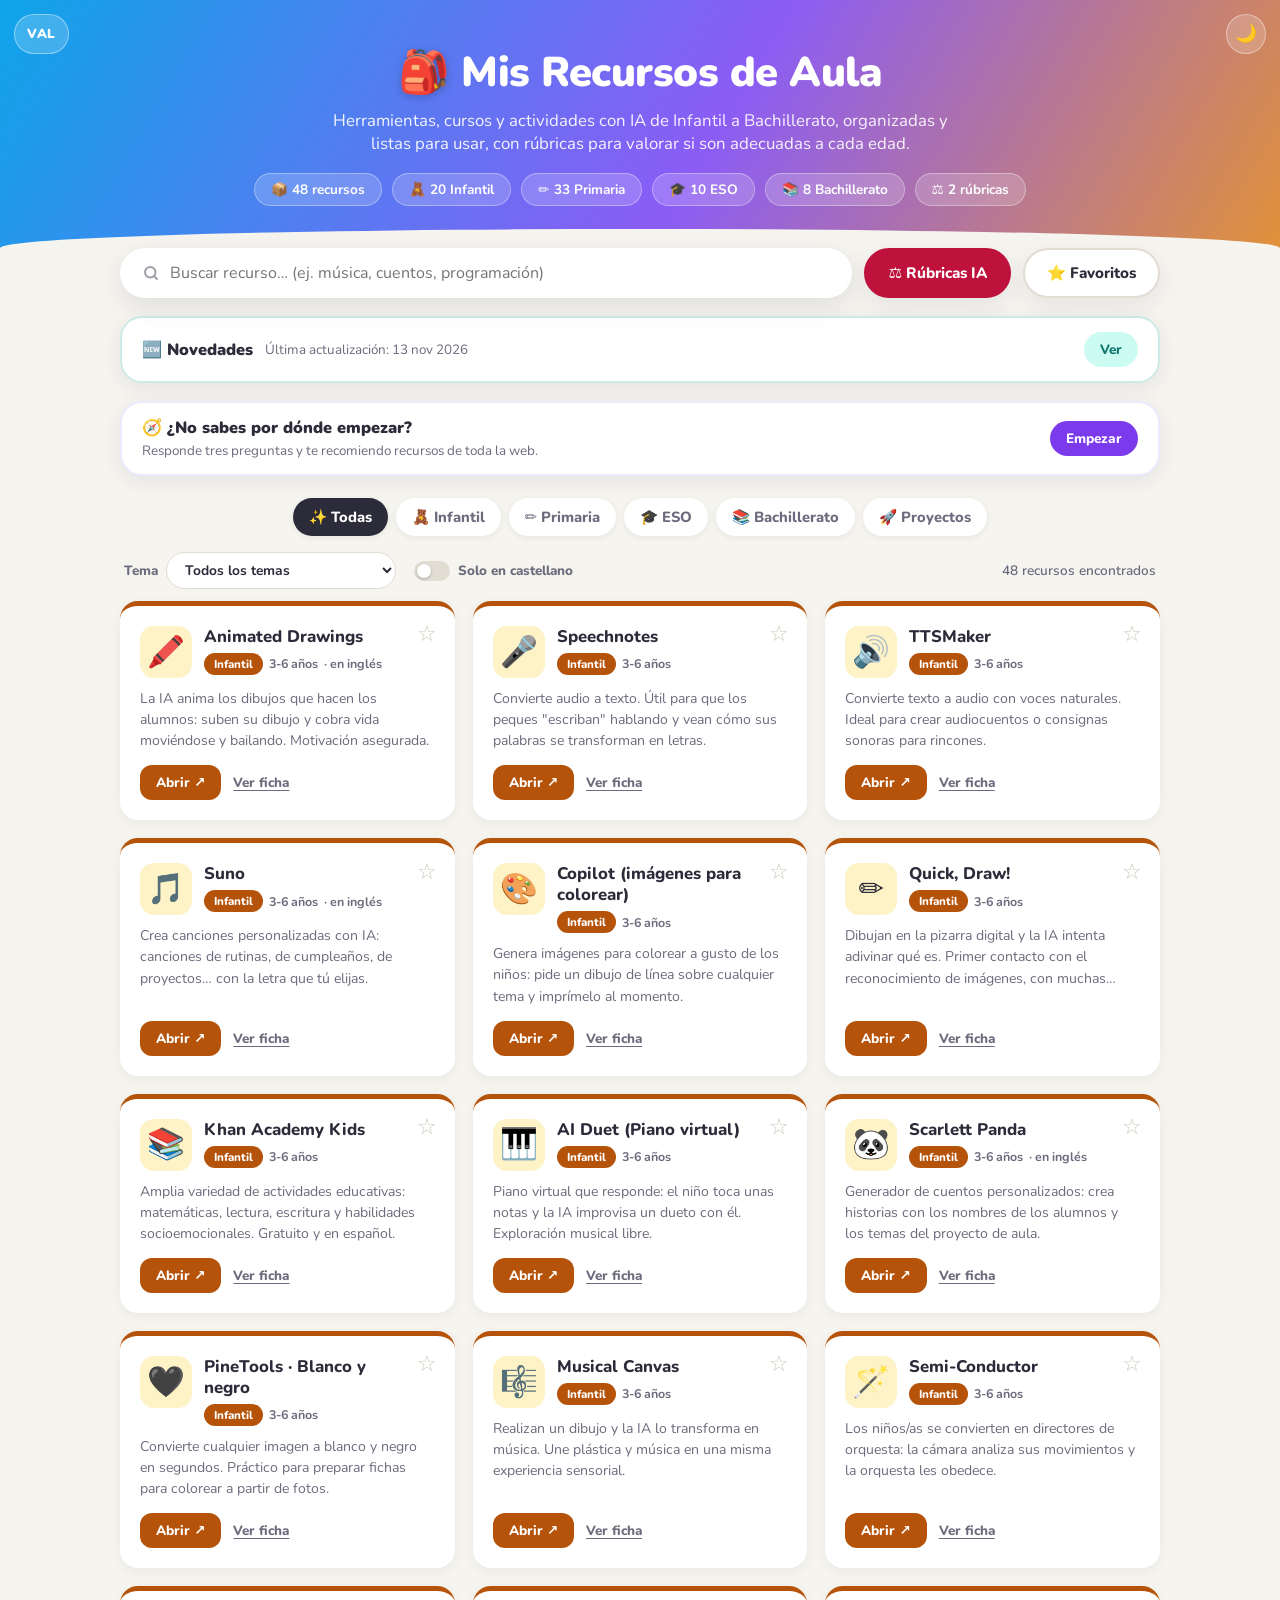
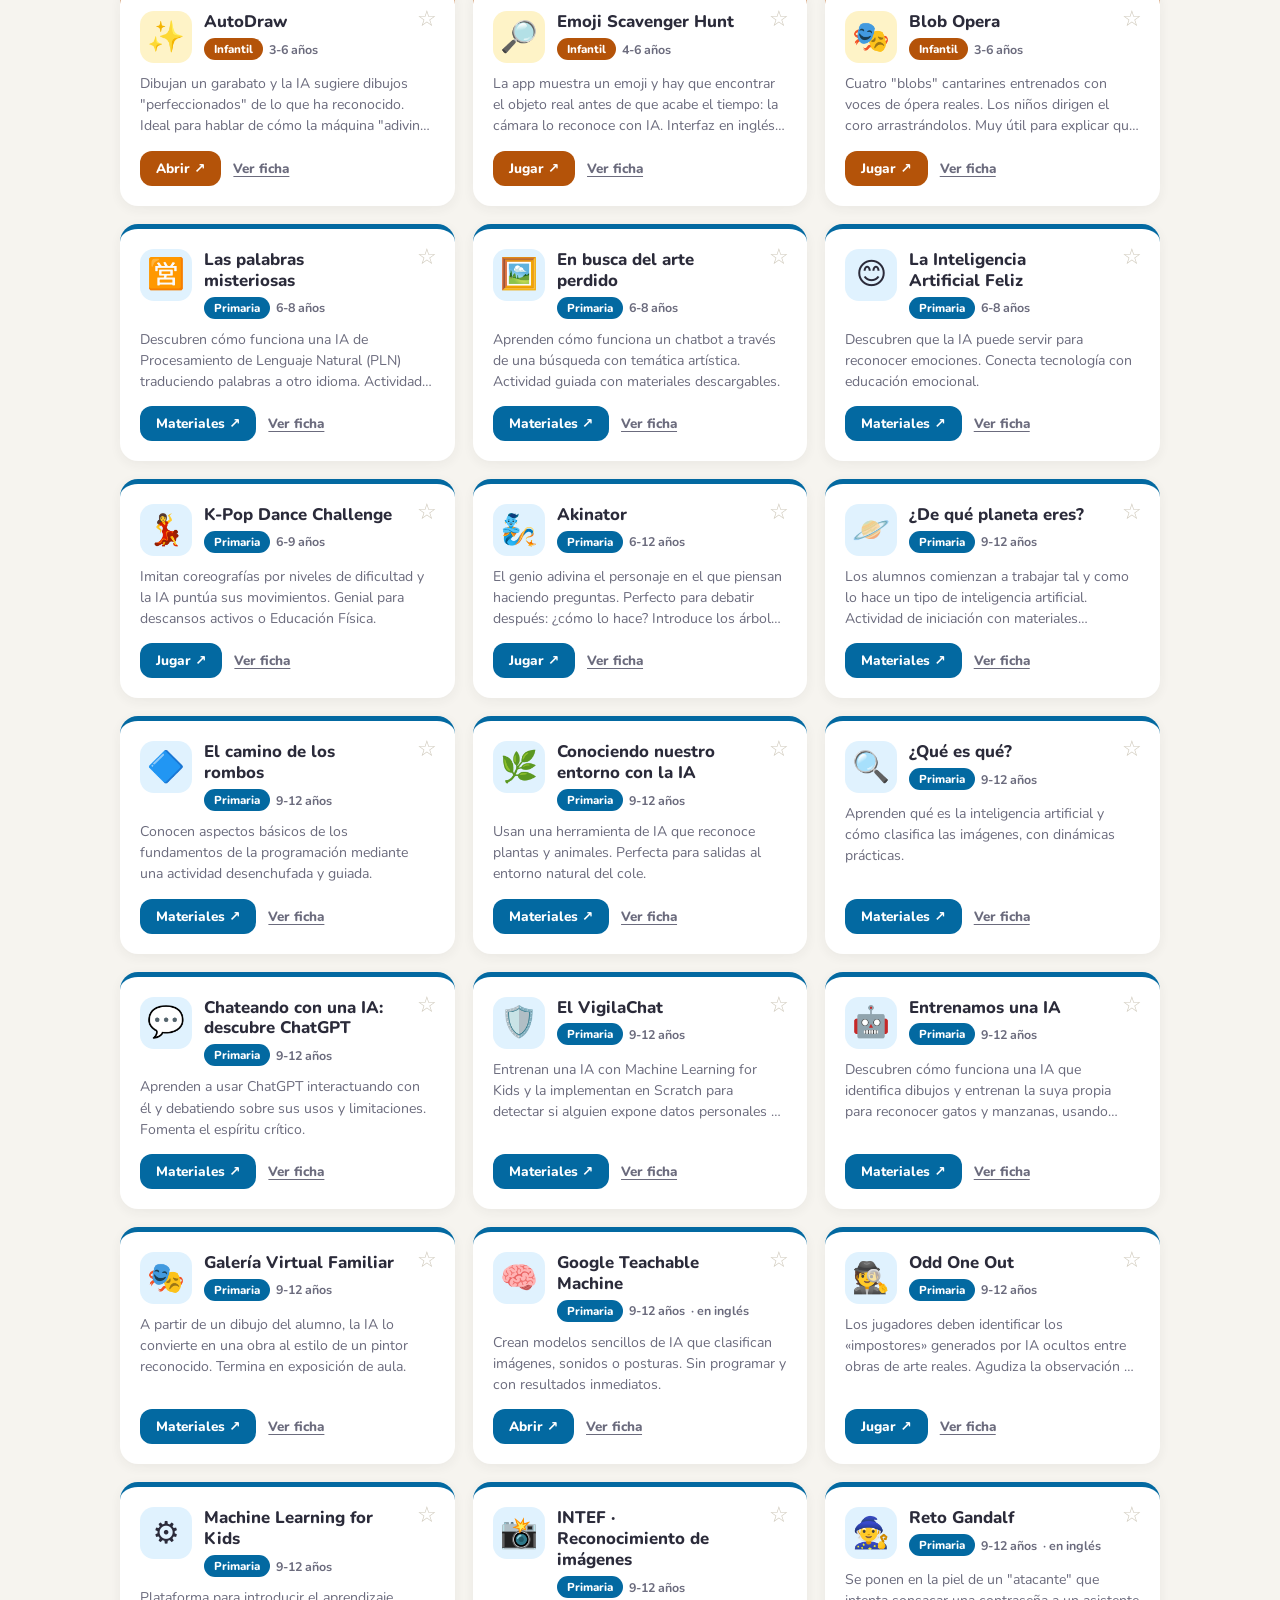
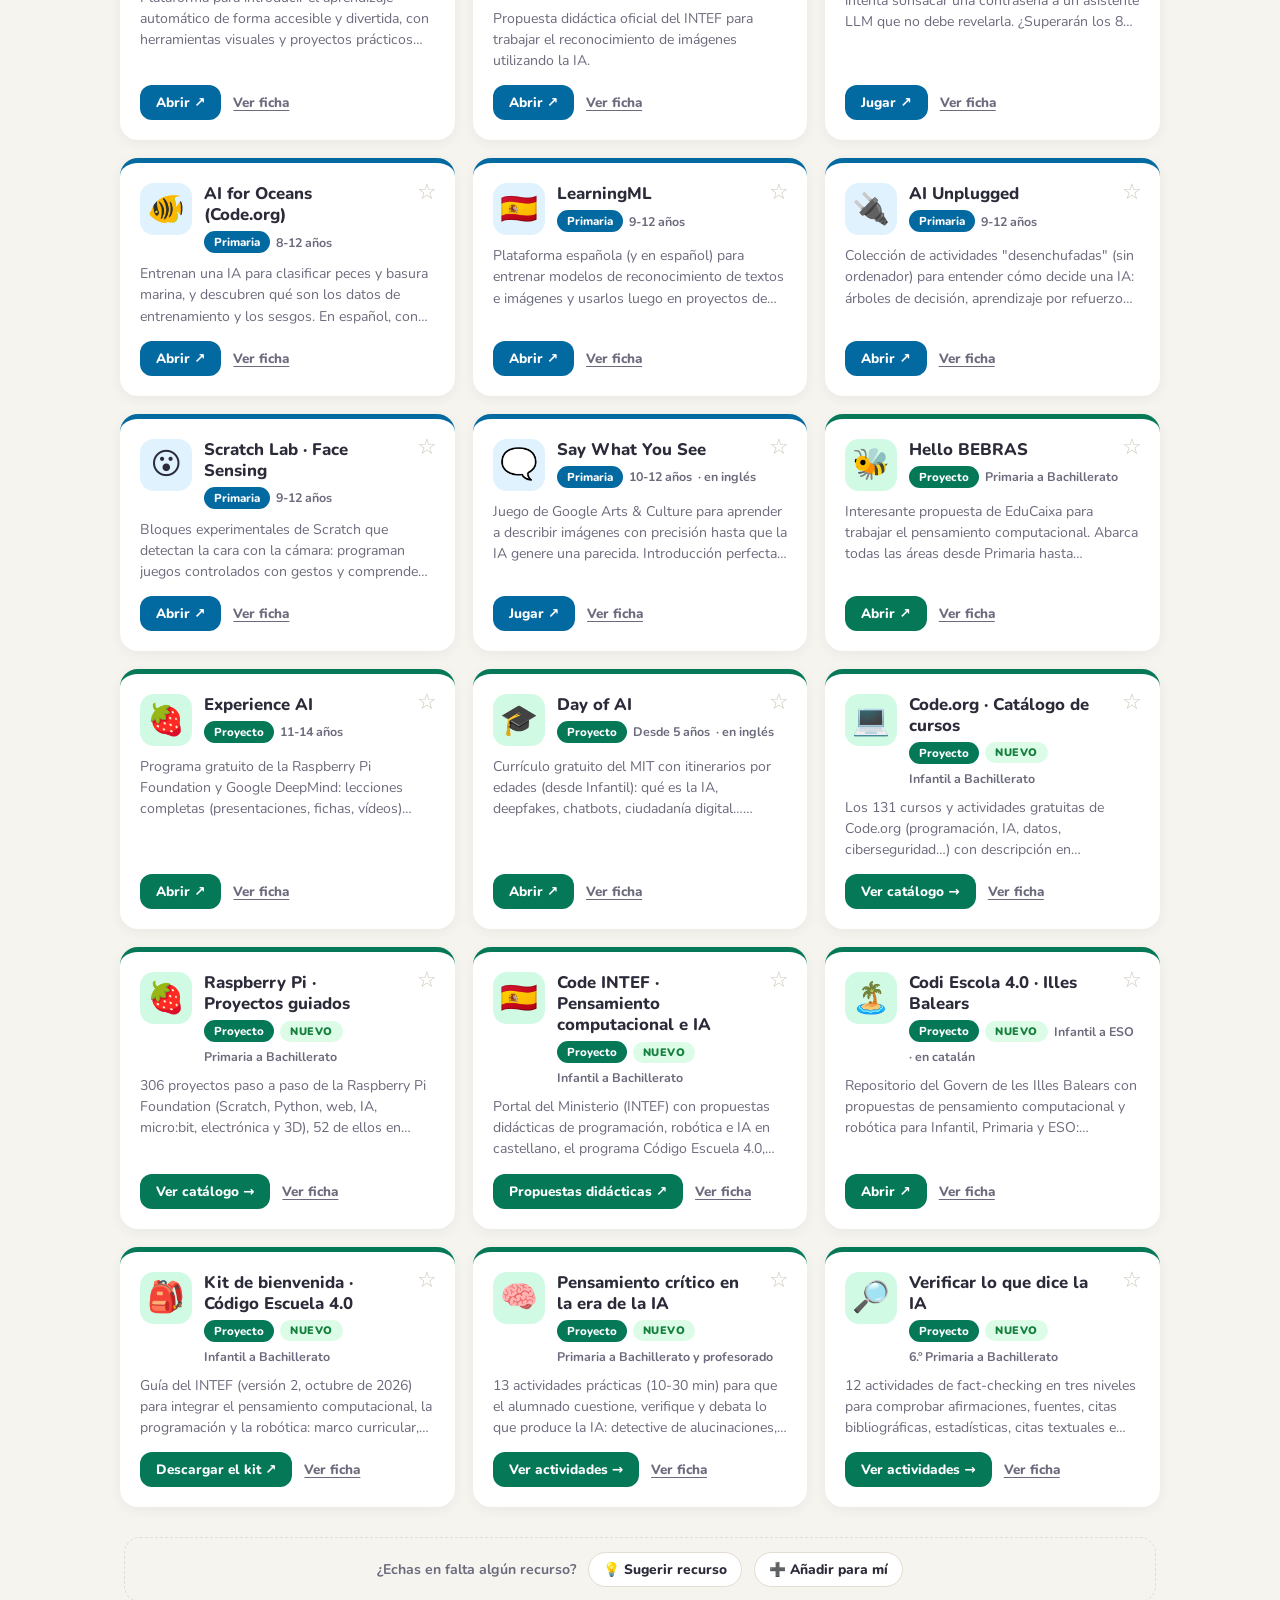
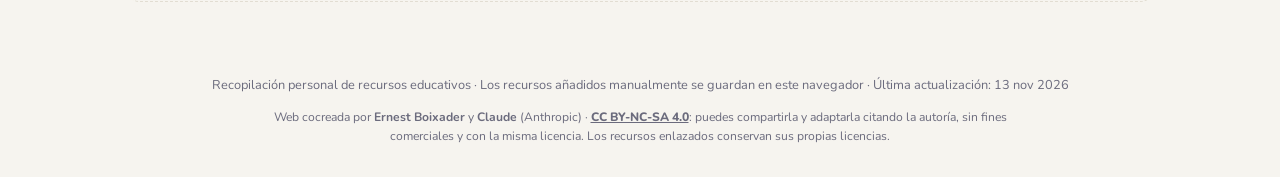
<file: index.html>
<!DOCTYPE html>
<html lang="es">
<head>
<meta charset="UTF-8">
<meta name="viewport" content="width=device-width, initial-scale=1.0">
<title>Recursos de Aula · IA de Infantil a Bachillerato</title>
<meta name="description" content="Herramientas, cursos y actividades con IA de Infantil a Bachillerato, con rúbricas para valorar si son adecuadas a cada edad.">
<link rel="icon" href="data:image/svg+xml,%3Csvg xmlns=%22http://www.w3.org/2000/svg%22 viewBox=%220 0 100 100%22%3E%3Ctext y=%22.9em%22 font-size=%2290%22%3E🎒%3C/text%3E%3C/svg%3E">
<link rel="preconnect" href="https://fonts.googleapis.com">
<link href="https://fonts.googleapis.com/css2?family=Nunito:wght@400;600;700;800;900&display=swap" rel="stylesheet">
<style>
  :root{
    --bg:#f6f4ef; --card:#ffffff; --ink:#2b2b3a; --muted:#6b6b7d;
    --infantil:#b45309; --infantil-soft:#fef3c7;
    --primaria:#0369a1; --primaria-soft:#e0f2fe;
    --secundaria:#7c3aed; --secundaria-soft:#ede9fe;
    --proyecto:#047857; --proyecto-soft:#d1fae5;
    --bach:#4f46e5; --bach-soft:#e0e7ff;
    --field:#fbfaf7; --line:#e2ddd2; --line-2:#ece8df; --line-strong:#cfc9bb; --line-soft:#f0ece3;
    --chip-bg:#f1efe8; --chip-hover:#e6e3d8; --label:#44444f; --on-ink:#fff;
    --nov:#0d9488; --nov-soft:#ccfbf1; --nov-ink:#0f766e; --nov-line:#ccebe6;
    --radius:18px;
  }
  *{box-sizing:border-box;margin:0;padding:0}
  body{font-family:'Nunito',system-ui,sans-serif;background:var(--bg);color:var(--ink);min-height:100vh}

  header{
    background:linear-gradient(120deg,#0ea5e9 0%,#8b5cf6 55%,#f59e0b 110%);
    color:#fff;padding:44px 24px 60px;text-align:center;position:relative;overflow:hidden;
  }
  header::after{content:"";position:absolute;left:0;right:0;bottom:-1px;height:38px;
    background:var(--bg);border-radius:100% 100% 0 0 / 38px 38px 0 0;}
  header h1{font-size:clamp(1.6rem,4vw,2.6rem);font-weight:900;letter-spacing:-.5px}
  header h1 .emoji{filter:drop-shadow(0 2px 4px rgba(0,0,0,.2))}
  header p{margin-top:8px;font-size:1.05rem;opacity:.92;max-width:640px;margin-inline:auto}
  .stats{display:flex;gap:10px;justify-content:center;margin-top:18px;flex-wrap:wrap}
  .stat{background:rgba(255,255,255,.18);backdrop-filter:blur(4px);border:1px solid rgba(255,255,255,.35);
    padding:6px 16px;border-radius:999px;font-weight:700;font-size:.85rem}

  .toolbar{max-width:1080px;margin:-18px auto 0;padding:0 20px;position:relative;z-index:2;
    display:flex;gap:12px;align-items:stretch}
  .search-box{flex:1;display:flex;align-items:center;gap:10px;background:var(--card);border-radius:999px;
    padding:12px 20px;box-shadow:0 8px 24px rgba(43,43,58,.10);border:2px solid transparent;transition:.2s}
  .search-box:focus-within{border-color:var(--primaria)}
  .search-box svg{flex-shrink:0;opacity:.45}
  .search-box input{border:none;outline:none;font:inherit;font-size:1rem;width:100%;background:transparent;color:var(--ink)}
  .btn-add{border:none;cursor:pointer;font:inherit;font-weight:800;font-size:.95rem;color:#fff;
    background:var(--ink);border-radius:999px;padding:12px 22px;box-shadow:0 8px 24px rgba(43,43,58,.15);
    transition:.18s;white-space:nowrap}
  .btn-add:hover{transform:translateY(-2px);background:#000}

  .tabs{display:flex;gap:8px;justify-content:center;flex-wrap:wrap;margin:22px auto 6px;padding:0 20px;max-width:1080px}
  .tab{border:none;cursor:pointer;font:inherit;font-weight:800;font-size:.92rem;padding:9px 20px;
    border-radius:999px;background:var(--card);color:var(--muted);box-shadow:0 2px 6px rgba(43,43,58,.07);transition:.18s}
  .tab:hover{transform:translateY(-1px)}
  .tab.active{color:#fff}
  .tab[data-etapa="todas"].active{background:var(--ink)}
  .tab[data-etapa="infantil"].active{background:var(--infantil)}
  .tab[data-etapa="primaria"].active{background:var(--primaria)}
  .tab[data-etapa="secundaria"].active{background:var(--secundaria)}
  .tab[data-etapa="proyecto"].active{background:var(--proyecto)}

  .chips{display:flex;gap:8px;justify-content:center;flex-wrap:wrap;margin:12px auto 4px;padding:0 20px;max-width:1080px}
  .chip{border:1.5px solid var(--line);background:transparent;cursor:pointer;font:inherit;font-size:.8rem;
    font-weight:700;color:var(--muted);padding:5px 14px;border-radius:999px;transition:.15s}
  .chip:hover{border-color:var(--ink);color:var(--ink)}
  .chip.active{background:var(--ink);border-color:var(--ink);color:var(--on-ink)}

  .count{max-width:1080px;margin:14px auto 0;padding:0 24px;font-size:.85rem;color:var(--muted);font-weight:600}

  .grid{max-width:1080px;margin:12px auto 60px;padding:0 20px;display:grid;
    grid-template-columns:repeat(auto-fill,minmax(min(300px,100%),1fr));gap:18px}

  .card{background:var(--card);border-radius:var(--radius);padding:20px;display:flex;flex-direction:column;
    gap:10px;box-shadow:0 3px 12px rgba(43,43,58,.06);border-top:5px solid;transition:.2s;position:relative}
  .card:hover{transform:translateY(-4px);box-shadow:0 12px 28px rgba(43,43,58,.13)}
  .card.infantil{border-color:var(--infantil)} .card.primaria{border-color:var(--primaria)}
  .card.secundaria{border-color:var(--secundaria)} .card.proyecto{border-color:var(--proyecto)}

  .flag{position:absolute;top:12px;right:14px;font-size:.68rem;font-weight:900;letter-spacing:.5px;
    padding:3px 9px;border-radius:999px}
  .flag.nuevo{background:#dcfce7;color:#15803d}
  .flag.mio{background:#fce7f3;color:#be185d}

  .card-top{display:flex;align-items:flex-start;gap:12px}
  .icon{font-size:1.9rem;line-height:1;flex-shrink:0;width:52px;height:52px;display:grid;place-items:center;border-radius:14px}
  .infantil .icon{background:var(--infantil-soft)} .primaria .icon{background:var(--primaria-soft)}
  .secundaria .icon{background:var(--secundaria-soft)} .proyecto .icon{background:var(--proyecto-soft)}
  .card h3{font-size:1.05rem;font-weight:800;line-height:1.25;padding-right:44px}
  .card .desc{font-size:.88rem;color:var(--muted);line-height:1.5;flex-grow:1}

  .badges{display:flex;gap:6px;flex-wrap:wrap}
  .badge{font-size:.72rem;font-weight:800;padding:3px 10px;border-radius:999px}
  .badge.edad{background:var(--chip-bg);color:var(--muted)}
  .badge.cat{background:#eef2ff;color:#4f46e5}
  .badge.etapa{color:#fff}
  .infantil .badge.etapa{background:var(--infantil)} .primaria .badge.etapa{background:var(--primaria)}
  .secundaria .badge.etapa{background:var(--secundaria)} .proyecto .badge.etapa{background:var(--proyecto)}

  .links{display:flex;gap:8px;flex-wrap:wrap;margin-top:4px;align-items:center}
  a.go{display:inline-flex;align-items:center;gap:6px;text-decoration:none;font-weight:800;font-size:.85rem;
    padding:8px 16px;border-radius:12px;color:#fff;transition:.15s}
  a.go:hover{filter:brightness(1.1);transform:translateY(-1px)}
  .infantil a.go{background:var(--infantil)} .primaria a.go{background:var(--primaria)}
  .secundaria a.go{background:var(--secundaria)} .proyecto a.go{background:var(--proyecto)}
  a.go.alt{background:transparent;border:2px solid currentColor}
  .infantil a.go.alt{color:var(--infantil)} .primaria a.go.alt{color:var(--primaria)}
  .secundaria a.go.alt{color:var(--secundaria)} .proyecto a.go.alt{color:var(--proyecto)}
  .btn-del{margin-left:auto;border:none;background:transparent;cursor:pointer;font-size:1rem;opacity:.4;transition:.15s}
  .btn-del:hover{opacity:1;transform:scale(1.15)}

  .empty{grid-column:1/-1;text-align:center;padding:60px 20px;color:var(--muted)}
  .empty .big{font-size:3rem;margin-bottom:10px}

  /* ===== Modal ===== */
  .overlay{position:fixed;inset:0;background:rgba(30,30,45,.55);display:none;align-items:center;
    justify-content:center;z-index:50;padding:20px;backdrop-filter:blur(3px)}
  .overlay.open{display:flex}
  .modal{background:var(--card);border-radius:22px;max-width:520px;width:100%;max-height:90vh;overflow:auto;
    padding:28px;box-shadow:0 24px 60px rgba(0,0,0,.25)}
  .modal h2{font-size:1.3rem;font-weight:900;margin-bottom:4px}
  .modal .sub{font-size:.85rem;color:var(--muted);margin-bottom:18px}
  .field{margin-bottom:14px}
  .field label{display:block;font-size:.8rem;font-weight:800;margin-bottom:5px;color:var(--label)}
  .field input,.field select,.field textarea{width:100%;font:inherit;font-size:.92rem;color:var(--ink);padding:10px 14px;
    border:1.5px solid var(--line);border-radius:12px;outline:none;background:var(--field);transition:.15s}
  .field input:focus,.field select:focus,.field textarea:focus{border-color:var(--primaria);background:var(--card)}
  .field textarea{resize:vertical;min-height:70px}
  .row2{display:grid;grid-template-columns:1fr 1fr;gap:12px}
  .modal-actions{display:flex;gap:10px;justify-content:flex-end;margin-top:20px}
  .btn{border:none;cursor:pointer;font:inherit;font-weight:800;padding:11px 22px;border-radius:12px;transition:.15s}
  .btn.primary{background:var(--primaria);color:#fff} .btn.primary:hover{filter:brightness(1.1)}
  .btn.ghost{background:var(--chip-bg);color:var(--muted)} .btn.ghost:hover{background:var(--chip-hover)}
  .form-error{color:#dc2626;font-size:.8rem;font-weight:700;display:none;margin-top:8px}

  footer{text-align:center;padding:24px;font-size:.8rem;color:var(--muted)}
  @media (max-width:560px){.toolbar{flex-direction:column}.row2{grid-template-columns:1fr}}

  /* ===== Botón valorar en tarjetas ===== */
  .btn-eval{border:1.5px solid var(--line);background:var(--card);cursor:pointer;font:inherit;font-weight:800;font-size:.78rem;
    color:var(--muted);padding:6px 12px;border-radius:12px;transition:.15s}
  .btn-eval:hover{border-color:var(--rubrica);color:var(--rubrica)}

  /* ===== Rúbricas ===== */
  :root{--rubrica:#e11d48;--rubrica-soft:#ffe4e6;
    --ok:#15803d;--ok-soft:#dcfce7;--med:#a16207;--med-soft:#fef9c3;--no:#b91c1c;--no-soft:#fee2e2;}
  .tab[data-etapa="rubricas"].active{background:var(--rubrica)}
  .rub{max-width:1080px;margin:18px auto 60px;padding:0 20px;display:none}
  .rub.show{display:block}
  .rub-intro{background:var(--card);border-radius:var(--radius);padding:22px 24px;box-shadow:0 3px 12px rgba(43,43,58,.06);
    border-top:5px solid var(--rubrica)}
  .rub-intro h2{font-size:1.35rem;font-weight:900}
  .rub-intro p{color:var(--muted);font-size:.92rem;line-height:1.55;margin-top:6px}
  .rub-flow{display:grid;grid-template-columns:1fr 1fr;gap:14px;margin-top:16px}
  .rub-pick{border:2px solid var(--line-2);background:var(--field);border-radius:16px;padding:16px 18px;text-align:left;
    cursor:pointer;font:inherit;color:var(--ink);transition:.18s;display:flex;gap:14px;align-items:flex-start}
  .rub-pick:hover{border-color:var(--line-strong);transform:translateY(-2px)}
  .rub-pick.active{border-color:var(--rubrica);background:var(--rubrica-soft)}
  .rub-pick .step{display:grid;flex-shrink:0;width:34px;height:34px;border-radius:50%;display:grid;place-items:center;
    font-weight:900;background:var(--card);border:2px solid currentColor;color:var(--rubrica)}
  .rub-pick strong{display:block;font-size:1rem;font-weight:900}
  .rub-pick span{display:block;font-size:.82rem;color:var(--muted);margin-top:3px;line-height:1.45}

  .rub-block{background:var(--card);border-radius:var(--radius);padding:20px 22px;margin-top:16px;
    box-shadow:0 3px 12px rgba(43,43,58,.06)}
  .rub-block h3{font-size:1.05rem;font-weight:900;display:flex;align-items:center;gap:10px;margin-bottom:4px}
  .rub-block h3 .num{background:var(--ink);color:#fff;border-radius:8px;font-size:.8rem;padding:2px 9px}
  .rub-block .hint{font-size:.84rem;color:var(--muted);line-height:1.5;margin-bottom:12px}
  .rub-fields{display:grid;grid-template-columns:1fr 1fr;gap:10px 14px}
  .rub-fields .field{margin:0}

  .tramos{display:flex;gap:8px;flex-wrap:wrap}
  .tramo{border:2px solid var(--line-2);background:var(--card);cursor:pointer;font:inherit;font-weight:800;font-size:.86rem;
    padding:8px 16px;border-radius:999px;color:var(--muted);transition:.15s}
  .tramo:hover{border-color:var(--line-strong)}
  .tramo.active{color:#fff;border-color:transparent}
  .tramo.active[data-t="A"]{background:var(--infantil)} .tramo.active[data-t="B"]{background:var(--primaria)}
  .tramo.active[data-t="C"]{background:var(--secundaria)} .tramo.active[data-t="D"]{background:var(--proyecto)}
  .principio{margin-top:12px;padding:12px 16px;border-radius:12px;background:var(--bg);font-size:.9rem;line-height:1.5}
  .principio b{font-weight:900}

  .filtro{display:grid;grid-template-columns:200px 1fr auto;gap:14px;align-items:center;padding:12px 0;
    border-top:1px solid var(--line-soft)}
  .filtro:first-of-type{border-top:none}
  .filtro .fn{font-weight:800;font-size:.9rem}
  .filtro .fr{font-size:.86rem;color:var(--muted);line-height:1.45}
  .yn{display:flex;gap:6px}
  .yn button{border:2px solid var(--line-2);background:var(--card);cursor:pointer;font:inherit;font-weight:800;font-size:.8rem;
    padding:6px 12px;border-radius:10px;color:var(--muted);transition:.15s;white-space:nowrap}
  .yn button.si.on{background:var(--ok);border-color:var(--ok);color:#fff}
  .yn button.no.on{background:var(--no);border-color:var(--no);color:#fff}

  .dims{display:grid;grid-template-columns:170px repeat(3,1fr);gap:8px}
  .dims .hd{font-size:.76rem;font-weight:900;text-transform:uppercase;letter-spacing:.4px;padding:6px 10px;border-radius:8px}
  .dims .hd.ok{background:var(--ok-soft);color:var(--ok)} .dims .hd.med{background:var(--med-soft);color:var(--med)}
  .dims .hd.no{background:var(--no-soft);color:var(--no)} .dims .hd.dm{color:var(--muted)}
  .dim-name{font-weight:900;font-size:.88rem;padding:10px 4px;line-height:1.3}
  .dim-name small{display:block;font-weight:600;color:var(--muted);font-size:.76rem;margin-top:3px}
  .cell{border:2px solid var(--line-2);background:var(--card);border-radius:12px;padding:10px 12px;font:inherit;font-size:.83rem;
    line-height:1.45;text-align:left;cursor:pointer;color:var(--ink);transition:.15s;position:relative}
  .cell .lbl{display:none;font-size:.7rem;font-weight:900;text-transform:uppercase;letter-spacing:.4px;margin-bottom:3px}
  .cell.ok:hover{border-color:#86efac} .cell.med:hover{border-color:#fde047} .cell.no:hover{border-color:#fca5a5}
  .cell.sel.ok{background:var(--ok-soft);border-color:var(--ok)}
  .cell.sel.med{background:var(--med-soft);border-color:var(--med)}
  .cell.sel.no{background:var(--no-soft);border-color:var(--no)}
  .cell.sel::after{content:"✓";position:absolute;top:6px;right:9px;font-weight:900}
  .cell.sel.ok::after{color:var(--ok)} .cell.sel.med::after{color:var(--med)} .cell.sel.no::after{color:var(--no)}
  .rowsep{grid-column:1/-1;height:1px;background:var(--line-soft);margin:4px 0}

  .nota{margin-top:14px;border-left:4px solid var(--primaria);background:var(--primaria-soft);border-radius:0 12px 12px 0;
    padding:4px 16px;font-size:.85rem;line-height:1.55}
  .nota summary{cursor:pointer;font-weight:900;padding:8px 0}
  .nota ol{margin:6px 0 8px 20px} .nota p{margin:6px 0}

  .veredicto{display:flex;gap:16px;align-items:center;border-radius:16px;padding:18px 20px;border:2px solid var(--line-2);background:var(--field)}
  .veredicto .luz{width:46px;height:46px;border-radius:50%;flex-shrink:0;background:#d6d3cb;box-shadow:inset 0 -4px 0 rgba(0,0,0,.12)}
  .veredicto .vt{font-weight:900;font-size:1.15rem;letter-spacing:.2px}
  .veredicto .va{font-size:.88rem;line-height:1.5;color:var(--ink);margin-top:3px}
  .veredicto .vp{font-size:.8rem;color:var(--muted);margin-top:4px}
  .veredicto.ok{background:var(--ok-soft);border-color:var(--ok)} .veredicto.ok .luz{background:#22c55e} .veredicto.ok .vt{color:var(--ok)}
  .veredicto.med{background:var(--med-soft);border-color:#eab308} .veredicto.med .luz{background:#eab308} .veredicto.med .vt{color:var(--med)}
  .veredicto.no{background:var(--no-soft);border-color:var(--no)} .veredicto.no .luz{background:#ef4444} .veredicto.no .vt{color:var(--no)}
  .motivos{margin:10px 0 0 18px;font-size:.84rem;line-height:1.5}
  .leyenda{width:100%;border-collapse:collapse;margin-top:14px;font-size:.82rem}
  .leyenda td{padding:8px 10px;border-top:1px solid var(--line-soft);vertical-align:top;line-height:1.45}
  .leyenda td:first-child{font-weight:900;white-space:nowrap}
  .rub-actions{display:flex;gap:10px;flex-wrap:wrap;margin-top:16px}
  .rub-actions a,.rub-actions button{border:none;cursor:pointer;font:inherit;font-weight:800;font-size:.86rem;padding:10px 18px;
    border-radius:12px;text-decoration:none;transition:.15s}
  .rub-actions .pri{background:var(--rubrica);color:#fff} .rub-actions .pri:hover{filter:brightness(1.1)}
  .rub-actions .sec{background:var(--chip-bg);color:var(--ink)} .rub-actions .sec:hover{background:var(--chip-hover)}
  .rub-actions button[disabled]{opacity:.6;cursor:wait}
  .rub-intro .nb-tip{margin-top:12px;padding:10px 14px;border-radius:12px;background:var(--rubrica-soft);color:var(--ink)}
  .nb-tip a{color:#be123c;font-weight:800}
  .fund{font-size:.78rem;color:var(--muted);line-height:1.5;margin-top:14px}

  @media (max-width:760px){
    .rub-flow,.rub-fields{grid-template-columns:1fr}
    .filtro{grid-template-columns:1fr;gap:6px}
    .dims{grid-template-columns:1fr}
    .dims .hd{display:none}
    .dim-name{padding:12px 2px 0}
    .cell .lbl{display:block}
    .leyenda,.leyenda tbody,.leyenda tr,.leyenda td{display:block;width:100%}
    .leyenda tr{border-top:1px solid var(--line-soft);padding:6px 0}
    .leyenda td{border:none;padding:3px 4px}
    .leyenda td:first-child{white-space:normal}
    .cell.ok .lbl{color:var(--ok)} .cell.med .lbl{color:var(--med)} .cell.no .lbl{color:var(--no)}
  }
  @media print{
    body{background:var(--card)}
    header,.toolbar,.tabs,.chips,.count,.grid,footer,.rub-flow,.rub-actions,.no-print{display:none!important}
    .rub{display:block!important;margin:0;padding:0;max-width:none}
    .rub-intro,.rub-block{box-shadow:none;border:1px solid #ddd;break-inside:avoid;padding:12px 14px;margin-top:10px}
    .cell:not(.sel){opacity:.45}
    .tramo:not(.active){display:none}
    .field input,.field textarea{border:none;border-bottom:1px solid #999;border-radius:0;background:var(--card)}
  }

  .btn-sug{background:#7c3aed;text-decoration:none;display:inline-flex;align-items:center}
  .btn-sug:hover{background:#6d28d9}
  .btn-mio{background:var(--card);color:var(--ink);border:2px solid var(--line)!important;box-shadow:0 8px 24px rgba(43,43,58,.08)}
  .btn-mio:hover{background:var(--chip-bg)}

  /* ===== Asistente de recomendaciones ===== */
  .reco{max-width:1080px;margin:18px auto 0;padding:0 20px}
  .reco-box{background:var(--card);border-radius:22px;box-shadow:0 6px 20px rgba(43,43,58,.08);padding:20px 22px;border:2px solid #ede9fe}
  .reco-head{display:flex;align-items:center;justify-content:space-between;gap:12px;cursor:pointer;user-select:none}
  .reco-head h2{font-size:1.15rem;font-weight:900;display:flex;align-items:center;gap:8px}
  .reco-head p{font-size:.85rem;color:var(--muted);margin-top:2px}
  .reco-toggle{border:none;background:#f3e8ff;color:#6d28d9;font:inherit;font-weight:800;font-size:.85rem;padding:8px 16px;border-radius:999px;cursor:pointer;white-space:nowrap}
  .reco-body{margin-top:16px;display:none}
  .reco.open .reco-body{display:block}
  .rq{margin-bottom:14px}
  .rq-t{font-size:.82rem;font-weight:900;color:var(--label);margin-bottom:7px;letter-spacing:.2px}
  .rq-t span{display:inline-grid;place-items:center;width:20px;height:20px;border-radius:50%;background:#7c3aed;color:#fff;font-size:.72rem;margin-right:6px}
  .rq-opts{display:flex;gap:8px;flex-wrap:wrap}
  .rq-opt{border:1.5px solid var(--line);background:var(--field);cursor:pointer;font:inherit;font-size:.85rem;font-weight:700;color:var(--label);padding:7px 14px;border-radius:999px;transition:.15s}
  .rq-opt:hover{border-color:#7c3aed;color:#7c3aed}
  .rq-opt.sel{background:#7c3aed;border-color:#7c3aed;color:#fff}
  .reco-msg{font-size:.88rem;color:var(--muted);padding:10px 2px}
  .reco-res{display:grid;grid-template-columns:repeat(auto-fill,minmax(min(250px,100%),1fr));gap:12px;margin-top:6px}
  .rc{border:1.5px solid var(--line-2);border-radius:16px;padding:14px;display:flex;flex-direction:column;gap:7px;background:var(--card);transition:.15s}
  .rc:hover{border-color:#c4b5fd;transform:translateY(-2px)}
  .rc-src{font-size:.68rem;font-weight:900;letter-spacing:.3px;padding:3px 9px;border-radius:999px;align-self:flex-start}
  .rc h3{font-size:.95rem;font-weight:800;line-height:1.25}
  .rc p{font-size:.82rem;color:var(--muted);line-height:1.45;flex-grow:1}
  .rc-why{font-size:.74rem;font-weight:700;color:#6d28d9}
  .rc a,.rc button.go2{align-self:flex-start;text-decoration:none;font:inherit;font-weight:800;font-size:.8rem;padding:6px 13px;border-radius:10px;color:#fff;background:#7c3aed;border:none;cursor:pointer}
  .reco-more{display:flex;gap:8px;flex-wrap:wrap;margin-top:12px;font-size:.82rem;align-items:center;color:var(--muted);font-weight:700}
  .reco-more a{color:#6d28d9;font-weight:800;text-decoration:none;background:#f3e8ff;padding:5px 12px;border-radius:999px}

  /* ===== ESO y Bachillerato ===== */
  .tab[data-etapa="eso"].active{background:var(--secundaria)}
  .tab[data-etapa="bach"].active{background:var(--bach)}
  .card.eso{border-color:var(--secundaria)} .card.bach{border-color:var(--bach)}
  .eso .icon{background:var(--secundaria-soft)} .bach .icon{background:var(--bach-soft)}
  .eso .badge.etapa,.eso a.go{background:var(--secundaria)} .bach .badge.etapa,.bach a.go{background:var(--bach)}
  .eso a.go.alt{color:var(--secundaria)} .bach a.go.alt{color:var(--bach)}

  /* ===== Idioma ===== */
  .badge.idioma{background:var(--chip-bg);color:var(--muted)}
  .countbar{max-width:1080px;margin:14px auto 0;padding:0 24px;display:flex;align-items:center;
    justify-content:space-between;gap:8px 14px;flex-wrap:wrap}
  .countbar .count{margin:0;padding:0;max-width:none}
  .toggle-es{display:inline-flex;align-items:center;gap:8px;font-size:.84rem;font-weight:800;color:var(--muted);
    cursor:pointer;user-select:none}
  .toggle-es input{position:absolute;opacity:0;width:1px;height:1px}
  .toggle-es .sw{width:36px;height:20px;border-radius:999px;background:var(--line);position:relative;transition:.18s;flex-shrink:0}
  .toggle-es .sw::after{content:"";position:absolute;top:3px;left:3px;width:14px;height:14px;border-radius:50%;
    background:var(--card);box-shadow:0 1px 3px rgba(0,0,0,.25);transition:.18s}
  .toggle-es input:checked + .sw{background:var(--proyecto)}
  .toggle-es input:checked + .sw::after{left:19px}
  .toggle-es input:focus-visible + .sw{outline:3px solid var(--primaria);outline-offset:2px}
  .toggle-es:has(input:checked){color:var(--ink)}

  /* ===== Aviso de catálogos por etapa ===== */
  .etapa-nota{max-width:1032px;margin:10px auto 0;padding:10px 16px;display:flex;gap:10px;align-items:flex-start;
    font-size:.86rem;line-height:1.5;color:var(--ink);background:var(--card);border-radius:14px;
    border-left:4px solid var(--secundaria);box-shadow:0 2px 8px rgba(43,43,58,.05)}
  .etapa-nota[hidden]{display:none}
  .etapa-nota a{color:#6d28d9;font-weight:800}
  @media (max-width:1080px){.etapa-nota{margin-left:20px;margin-right:20px}}
  @media (max-width:560px){.etapa-nota{margin-left:16px;margin-right:16px}}

  /* ===== Ficha de recurso ===== */
  .card{cursor:pointer}
  .btn-ficha{border:1.5px solid var(--line);background:var(--card);cursor:pointer;font:inherit;font-weight:800;font-size:.78rem;
    color:var(--muted);padding:6px 12px;border-radius:12px;transition:.15s}
  .btn-ficha:hover{border-color:var(--ink);color:var(--ink)}
  .ficha-ov{z-index:60}
  .ficha{--c:var(--ink);--cs:var(--chip-bg);background:var(--card);border-radius:22px;max-width:700px;width:100%;
    max-height:90vh;overflow:auto;box-shadow:0 24px 60px rgba(0,0,0,.3);border-top:6px solid var(--c);position:relative;outline:none;
    display:flex;flex-direction:column}
  .ficha.infantil{--c:var(--infantil);--cs:var(--infantil-soft)} .ficha.primaria{--c:var(--primaria);--cs:var(--primaria-soft)}
  .ficha.eso,.ficha.secundaria{--c:var(--secundaria);--cs:var(--secundaria-soft)} .ficha.bach{--c:var(--bach);--cs:var(--bach-soft)}
  .ficha.proyecto{--c:var(--proyecto);--cs:var(--proyecto-soft)}
  .ficha-x{position:absolute;top:14px;right:14px;width:36px;height:36px;border-radius:50%;border:none;cursor:pointer;
    background:var(--chip-bg);color:var(--muted);font:inherit;font-weight:900;font-size:1rem;transition:.15s}
  .ficha-x:hover{background:var(--chip-hover);color:var(--ink)}
  .ficha-head{display:flex;gap:16px;align-items:flex-start;padding:24px 64px 6px 24px}
  .ficha-head .icon{width:68px;height:68px;font-size:2.4rem;border-radius:18px;background:var(--cs)}
  .ficha-head h2{font-size:1.45rem;font-weight:900;line-height:1.2;margin-bottom:8px}
  .badge.nuevo{background:#dcfce7;color:#15803d} .badge.mio{background:#fce7f3;color:#be185d}
  .ficha-body{padding:0 24px 18px;flex:1}
  .ficha-sec{margin-top:20px}
  .ficha-sec h3{font-size:.76rem;font-weight:900;text-transform:uppercase;letter-spacing:.6px;color:var(--muted);margin-bottom:8px}
  .ficha-sec p{font-size:.95rem;line-height:1.6}
  .ficha-niv{margin-top:8px;color:var(--muted)} .ficha-niv strong{color:var(--ink)}
  .ficha-idea{background:var(--cs);border-left:4px solid var(--c);border-radius:0 14px 14px 0;padding:14px 16px}
  .ficha-nec{list-style:none;display:flex;flex-direction:column;gap:6px;font-size:.92rem}
  .fvs{display:grid;grid-template-columns:1fr 1fr;gap:10px}
  .fv{border:2px solid var(--line-2);border-radius:14px;padding:10px 14px;display:flex;flex-direction:column;gap:2px;background:var(--field)}
  .fv-n{font-size:.78rem;font-weight:800;color:var(--muted)}
  .fv-e{font-weight:900;font-size:.95rem}
  .fv small{font-size:.75rem;color:var(--muted)}
  .fv.ok{border-color:var(--ok);background:var(--ok-soft)} .fv.ok .fv-e{color:var(--ok)}
  .fv.med{border-color:#eab308;background:var(--med-soft)} .fv.med .fv-e{color:var(--med)}
  .fv.no{border-color:var(--no);background:var(--no-soft)} .fv.no .fv-e{color:var(--no)}
  .ficha-nota{font-size:.82rem!important;color:var(--muted);margin-top:10px}
  .ficha-val{margin-top:10px}
  .ficha .links a.go{background:var(--c)} .ficha .links a.go.alt{background:transparent;color:var(--c)}
  .ficha-rel{display:grid;grid-template-columns:repeat(3,1fr);gap:10px}
  .rel{display:flex;gap:10px;align-items:center;text-align:left;border:1.5px solid var(--line-2);background:var(--card);
    border-radius:14px;padding:10px 12px;cursor:pointer;font:inherit;color:var(--ink);transition:.15s}
  .rel:hover{border-color:var(--line-strong);transform:translateY(-2px)}
  .rel-i{font-size:1.5rem;flex-shrink:0}
  .rel strong{display:block;font-size:.84rem;font-weight:800;line-height:1.25}
  .rel small{display:block;font-size:.72rem;color:var(--muted);margin-top:2px}
  .ficha-foot{position:sticky;bottom:0;background:var(--card);border-top:1px solid var(--line-soft);padding:12px 18px;
    display:flex;align-items:center;gap:10px}
  .ficha-pos{font-size:.8rem;font-weight:700;color:var(--muted);margin-right:auto}
  .ficha-nav,.ficha-copiar{border:1.5px solid var(--line);background:var(--card);cursor:pointer;font:inherit;font-weight:800;
    font-size:.84rem;color:var(--ink);padding:8px 14px;border-radius:12px;transition:.15s;white-space:nowrap}
  .ficha-nav:hover:not([disabled]),.ficha-copiar:hover{border-color:var(--ink)}
  .ficha-nav[disabled]{opacity:.35;cursor:default}
  .ficha-foot .ficha-nav:first-child{order:-1}
  @media (max-width:640px){
    .ficha-ov{padding:0;align-items:flex-end}
    .ficha{max-height:94vh;border-radius:22px 22px 0 0}
    .ficha-head{padding:20px 56px 4px 18px;gap:12px}
    .ficha-head .icon{width:54px;height:54px;font-size:1.9rem}
    .ficha-head h2{font-size:1.2rem}
    .ficha-body{padding:0 18px 16px}
    .fvs,.ficha-rel{grid-template-columns:1fr}
    .ficha-foot{padding:10px 14px}
    .ficha-nav span{display:none}
  }

  /* ===== Favoritos y listas ===== */
  .card .flag{position:static;padding:3px 10px;font-size:.68rem}
  .card h3{padding-right:40px}
  .fav-btn{position:absolute;top:10px;right:10px;width:36px;height:36px;border-radius:50%;border:none;background:transparent;
    cursor:pointer;font-size:1.35rem;line-height:1;color:var(--line-strong);transition:.15s;display:grid;place-items:center}
  .fav-btn:hover{background:var(--chip-bg);color:#f59e0b;transform:scale(1.1)}
  .fav-btn.on{color:#f59e0b}
  .fav-btn:focus-visible{outline:3px solid #f59e0b;outline-offset:1px}
  .ficha-fav{top:14px;right:58px;width:36px;height:36px}
  .ficha-head{padding-right:104px}
  .tab[data-etapa="favoritos"].active{background:#f59e0b}
  .tab{padding:9px 16px}
  .tab-n{display:inline-block;min-width:1.4em;font-size:.75rem;padding:1px 6px;border-radius:999px;background:var(--chip-bg);color:var(--ink);margin-left:2px}
  .tab-n:empty{display:none}
  .tab.active .tab-n{background:rgba(255,255,255,.3);color:#fff}
  .tab-n.pulso{animation:pulso .45s ease}
  @keyframes pulso{50%{transform:scale(1.35)}}

  .lista-panel{max-width:1032px;margin:16px auto 0;background:var(--card);border-radius:18px;padding:18px 20px;
    box-shadow:0 3px 12px rgba(43,43,58,.06);border-top:5px solid #f59e0b}
  .lista-panel[hidden]{display:none}
  .lista-panel.recibida{border-top-color:var(--secundaria)}
  .lp-kicker{font-size:.76rem;font-weight:900;text-transform:uppercase;letter-spacing:.6px;color:var(--secundaria)}
  .lista-panel h2{font-size:1.35rem;font-weight:900;margin:2px 0 4px}
  .lp-tit{display:flex;flex-direction:column;gap:6px;font-size:.8rem;font-weight:800;color:var(--label);max-width:460px}
  .lp-tit input{font:inherit;font-size:1rem;font-weight:700;padding:10px 14px;border:1.5px solid var(--line);border-radius:12px;
    background:var(--field);color:var(--ink);outline:none}
  .lp-tit input:focus{border-color:#f59e0b;background:var(--card)}
  .lp-acc{display:flex;gap:8px;flex-wrap:wrap;margin-top:12px;align-items:center}
  .lp-btn{border:1.5px solid var(--line);background:var(--card);cursor:pointer;font:inherit;font-weight:800;font-size:.86rem;
    color:var(--ink);padding:9px 15px;border-radius:12px;transition:.15s;text-decoration:none;display:inline-flex;align-items:center;gap:6px}
  .lp-btn:hover{border-color:var(--ink)}
  .lp-btn.pri{background:#f59e0b;border-color:#f59e0b;color:#2b1d00}
  .recibida .lp-btn.pri{background:var(--secundaria);border-color:var(--secundaria);color:#fff}
  .lp-btn.pri:hover{filter:brightness(1.06)}
  .lp-del{margin-left:auto;color:var(--muted)}
  .lp-ok{font-weight:800;font-size:.86rem;color:var(--ok,#15803d)}
  .lp-nota{font-size:.82rem;color:var(--muted);line-height:1.5;margin-top:10px}
  .lp-vacio{text-align:center;padding:10px 10px 4px}
  .lp-vacio .big{font-size:2.4rem;color:#f59e0b;line-height:1}
  .lp-vacio p{max-width:520px;margin-inline:auto}
  .qr-box{display:flex;gap:18px;align-items:center;margin-top:14px;padding:14px;border-radius:14px;background:var(--field);border:1.5px dashed var(--line)}
  .qr-box[hidden]{display:none}
  .qr-img{width:170px;flex-shrink:0;background:#fff;border-radius:10px;padding:6px}
  .qr-img svg{display:block;width:100%;height:auto}
  @media (max-width:1080px){.lista-panel{margin-left:20px;margin-right:20px}}
  @media (max-width:560px){
    .lista-panel{margin-left:16px;margin-right:16px;padding:16px}
    .lp-del{margin-left:0}
    .qr-box{flex-direction:column;text-align:center}
  }
  @media print{.lista-panel,.fav-btn{display:none!important}}

  /* ===== Novedades ===== */
  .nov{max-width:1080px;margin:18px auto 0;padding:0 20px}
  .nov-box{background:var(--card);border-radius:22px;box-shadow:0 6px 20px rgba(43,43,58,.08);padding:18px 22px;border:2px solid var(--nov-line)}
  .nov-head{display:flex;align-items:center;gap:10px 14px;cursor:pointer;user-select:none;flex-wrap:wrap}
  .nov-head h2{font-size:1.15rem;font-weight:900}
  .nov-head p{font-size:.85rem;color:var(--muted);margin-top:2px}
  .nov-badge{background:var(--nov);color:#fff;font-weight:900;font-size:.8rem;padding:5px 12px;border-radius:999px;animation:novIn .5s ease}
  @keyframes novIn{from{transform:scale(.8);opacity:0}}
  .nov-toggle{margin-left:auto;border:none;background:var(--nov-soft);color:var(--nov-ink);font:inherit;font-weight:800;font-size:.85rem;
    padding:8px 16px;border-radius:999px;cursor:pointer;white-space:nowrap}
  .nov-body{margin-top:14px}
  .nov.plegado .nov-body{display:none}
  .nov-sub{display:flex;align-items:baseline;justify-content:space-between;gap:10px;flex-wrap:wrap;margin-bottom:8px}
  .nov-sub h3{font-size:.76rem;font-weight:900;text-transform:uppercase;letter-spacing:.6px;color:var(--muted)}
  .nov-mas{border:none;background:none;cursor:pointer;font:inherit;font-weight:800;font-size:.84rem;color:var(--nov-ink);padding:0}
  .nov-res{display:grid;grid-template-columns:repeat(auto-fit,minmax(140px,1fr));gap:10px}
  .nc{--c:var(--ink);position:relative;text-align:left;font:inherit;color:var(--ink);background:var(--field);border:1.5px solid var(--line-2);
    border-top:4px solid var(--c);border-radius:14px;padding:10px 12px;cursor:pointer;display:flex;flex-direction:column;gap:3px;transition:.15s}
  .nc:hover{transform:translateY(-2px);border-color:var(--line-strong);border-top-color:var(--c)}
  .nc.infantil{--c:var(--infantil)} .nc.primaria{--c:var(--primaria)} .nc.eso,.nc.secundaria{--c:var(--secundaria)}
  .nc.bach{--c:var(--bach)} .nc.proyecto{--c:var(--proyecto)}
  .nc-i{font-size:1.5rem;line-height:1.2}
  .nc strong{font-size:.84rem;font-weight:800;line-height:1.25}
  .nc small{font-size:.72rem;color:var(--muted);margin-top:auto}
  .nc-punto{position:absolute;top:9px;right:9px;width:10px;height:10px;border-radius:50%;background:var(--nov);box-shadow:0 0 0 3px var(--nov-soft)}
  .nov-log{margin-top:14px;border-top:1px solid var(--line-soft);padding-top:10px}
  .nov-log summary{cursor:pointer;font-weight:800;font-size:.88rem;color:var(--nov-ink);padding:4px 0}
  .nov-log ol{list-style:none;margin:8px 0 0;padding:0 0 0 14px;border-left:2px solid var(--nov-line)}
  .nov-log ol > li{position:relative;padding:4px 0 10px 12px}
  .nov-log ol > li::before{content:"";position:absolute;left:-20px;top:9px;width:10px;height:10px;border-radius:50%;background:var(--card);border:2px solid var(--nov)}
  .nov-log ol > li.tuyo::before{background:var(--nov)}
  .nl-f{font-weight:900;font-size:.82rem}
  .nl-pill{display:inline-block;margin-left:6px;font-size:.62rem;letter-spacing:.4px;padding:2px 8px;border-radius:999px;background:var(--nov-soft);color:var(--nov-ink);vertical-align:1px}
  .nov-log ul{margin:4px 0 0 18px;font-size:.86rem;line-height:1.5;color:var(--muted)}
  .nov-log li.tuyo ul{color:var(--ink)}
  .lista-panel.nov-vista{border-top-color:var(--nov)}
  .nov-vista .lp-kicker{color:var(--nov-ink)}
  @media (max-width:900px){
    .nov-res{grid-template-columns:none;grid-auto-flow:column;grid-auto-columns:150px;overflow-x:auto;padding-bottom:4px;
      scrollbar-width:none;scroll-snap-type:x proximity}
    .nov-res::-webkit-scrollbar{display:none}
    .nc{scroll-snap-align:start}
  }
  @media (max-width:560px){
    .nov{padding-left:16px;padding-right:16px}
    .nov-box{padding:16px}
    .nov-badge{order:3;width:100%;text-align:center}
  }
  @media print{.nov{display:none!important}}

  /* ===== Accesibilidad (revisión final) ===== */
  .rub-pick .rp-txt{display:block;font-size:inherit;color:var(--ink);margin-top:0}
  .rub-pick .step{font-size:1rem;margin-top:0}
  .rub-pick.active span span,.veredicto .vp{color:#57534e}
  .tab[data-etapa="favoritos"].active{background:#b45309}
  .lp-btn.pri{background:#b45309;border-color:#b45309;color:#fff}
  .fav-btn.on,.fav-btn:hover{color:#d97706}

  /* ===== Interfaz simplificada ===== */
  .toolbar{flex-wrap:wrap}
  .search-box{flex:1 1 320px}
  .nav-btn{display:inline-flex;align-items:center;gap:6px;background:var(--card);color:var(--ink);border:2px solid var(--line)!important;
    box-shadow:0 8px 24px rgba(43,43,58,.08)}
  .nav-btn:hover{background:var(--chip-bg)}
  .nav-btn.nav-rub{background:#be123c;color:#fff;border-color:#be123c!important}
  .nav-btn.nav-rub:hover{background:#9f1239}
  .nav-btn.active{outline:3px solid var(--ink);outline-offset:2px}
  .nav-btn.nav-fav.active{background:#b45309;border-color:#b45309!important;color:#fff}
  .nav-btn .tab-n{background:var(--chip-bg);color:var(--ink)}
  .nav-btn.active .tab-n{background:rgba(255,255,255,.3);color:#fff}

  .reco-box,.nov-box{padding:14px 20px}
  .reco-head h2,.nov-head h2{font-size:1.02rem}
  .reco-head p,.nov-head p{font-size:.84rem}
  .reco-toggle{background:#7c3aed;color:#fff}
  .reco.open .reco-toggle{background:#f3e8ff;color:#6d28d9}
  .nov-head{gap:6px 12px}
  .nov-head h2{margin:0}
  .nov-head p{margin:0}
  .nov-head .nov-toggle{margin-left:auto}

  .countbar{justify-content:flex-start;gap:10px 18px;margin-top:16px}
  .countbar .count{margin-left:auto}
  .sel-tema{display:inline-flex;align-items:center;gap:8px;font-size:.84rem;font-weight:800;color:var(--muted)}
  .sel-tema select{font:inherit;font-size:.86rem;font-weight:700;color:var(--ink);background:var(--card);border:1.5px solid var(--line);
    border-radius:999px;padding:7px 14px;cursor:pointer;max-width:62vw}
  .sel-tema select:focus-visible{outline:3px solid var(--primaria);outline-offset:2px}

  .card .meta{display:flex;align-items:center;gap:6px;flex-wrap:wrap;margin-top:6px}
  .edad-txt{font-size:.78rem;font-weight:700;color:var(--muted)}
  .card .desc{display:-webkit-box;-webkit-line-clamp:3;-webkit-box-orient:vertical;overflow:hidden;flex-grow:0;max-height:4.5em;margin-bottom:auto}
  .card .links{margin-top:auto;padding-top:4px}
  .card .btn-ficha{border:none;background:none;padding:6px 4px;font-size:.84rem;font-weight:800;color:var(--muted);text-decoration:underline;text-underline-offset:3px}
  .card .btn-ficha:hover{color:var(--ink);background:none}

  .aporta{max-width:1032px;margin:-30px auto 50px;padding:14px 18px;display:flex;align-items:center;justify-content:center;gap:8px 12px;
    flex-wrap:wrap;font-size:.88rem;color:var(--muted);font-weight:700;border:1.5px dashed var(--line);border-radius:16px}
  .aporta-btn{font:inherit;font-size:.86rem;font-weight:800;color:var(--ink);background:var(--card);border:1.5px solid var(--line);
    border-radius:999px;padding:7px 14px;cursor:pointer;text-decoration:none}
  .aporta-btn:hover{border-color:var(--ink)}
  @media (max-width:1080px){.aporta{margin-left:20px;margin-right:20px}}

  .volver{border:none;background:var(--chip-bg);color:var(--ink);font:inherit;font-weight:800;font-size:.84rem;padding:7px 14px;
    border-radius:999px;cursor:pointer;margin-bottom:12px}
  .volver:hover{background:var(--chip-hover)}
  .nb-btn{display:inline-block;margin-left:4px;background:#be123c;color:#fff!important;text-decoration:none;padding:5px 12px;border-radius:999px}
  .nb-btn:hover{background:#9f1239}

  @media (max-width:560px){
    .toolbar{gap:10px;flex-direction:row}
    .search-box{flex:1 1 100%}
    .nav-btn{flex:1 1 0;justify-content:center;padding:11px 10px;font-size:.9rem}
    .countbar .count{margin-left:0;width:100%}
    .aporta{margin-left:16px;margin-right:16px;margin-top:-30px}
    .nb-btn{margin:6px 0 0}
  }
  @media print{.aporta,.volver,.nav-btn{display:none!important}}
</style>
<link rel="stylesheet" href="tema.css">
<script>(function(){var t=null;try{t=localStorage.getItem("tema")}catch(e){}var d=t?t==="oscuro":!!(window.matchMedia&&matchMedia("(prefers-color-scheme: dark)").matches);document.documentElement.dataset.theme=d?"dark":"light";})();</script>
<script src="i18n.js" data-pagina="index"></script>
</head>
<body>

<header>
  <h1><span class="emoji">🎒</span> Mis Recursos de Aula</h1>
  <p>Herramientas, cursos y actividades con IA de Infantil a Bachillerato, organizadas y listas para usar, con rúbricas para valorar si son adecuadas a cada edad.</p>
  <div class="stats" id="stats"></div>
</header>

<main id="contenido">
<div class="toolbar">
  <div class="search-box">
    <svg width="18" height="18" viewBox="0 0 24 24" fill="none" stroke="currentColor" stroke-width="2.5" stroke-linecap="round"><circle cx="11" cy="11" r="7"/><path d="m20 20-3.5-3.5"/></svg>
    <input id="search" type="search" placeholder="Buscar recurso… (ej. música, cuentos, programación)">
  </div>
  <button type="button" class="btn-add nav-btn nav-rub" data-etapa="rubricas" aria-pressed="false">⚖️ Rúbricas IA</button>
  <button type="button" class="btn-add nav-btn nav-fav" data-etapa="favoritos" aria-pressed="false">⭐ Favoritos <span class="tab-n" id="favN"></span></button>
</div>

<section class="nov" id="nov" aria-label="Novedades"></section>

<section class="reco" id="reco">
  <div class="reco-box">
    <div class="reco-head" id="recoHead">
      <div>
        <h2>🧭 ¿No sabes por dónde empezar?</h2>
        <p>Responde tres preguntas y te recomiendo recursos de toda la web.</p>
      </div>
      <button class="reco-toggle" id="recoToggle" type="button" aria-expanded="false">Empezar</button>
    </div>
    <div class="reco-body">
      <div class="rq"><div class="rq-t"><span>1</span>¿Con quién vas a trabajar?</div><div class="rq-opts" data-q="etapa"></div></div>
      <div class="rq"><div class="rq-t"><span>2</span>¿Cuál es tu objetivo?</div><div class="rq-opts" data-q="obj"></div></div>
      <div class="rq"><div class="rq-t"><span>3</span>¿Cuánto tiempo tienes?</div><div class="rq-opts" data-q="dur"></div></div>
      <div id="recoOut"><p class="reco-msg">👆 Elige con quién vas a trabajar y tu objetivo para ver recomendaciones.</p></div>
    </div>
  </div>
</section>

<nav class="tabs" id="tabs">
  <button type="button" class="tab active" data-etapa="todas">✨ Todas</button>
  <button type="button" class="tab" data-etapa="infantil">🧸 Infantil</button>
  <button type="button" class="tab" data-etapa="primaria">✏️ Primaria</button>
  <button type="button" class="tab" data-etapa="eso">🎓 ESO</button>
  <button type="button" class="tab" data-etapa="bach">📚 Bachillerato</button>
  <button type="button" class="tab" data-etapa="proyecto">🚀 Proyectos</button>
</nav>

<section class="lista-panel" id="listaPanel" hidden aria-live="polite"></section>
<div class="countbar" id="countBar">
  <label class="sel-tema">Tema <select id="chips"></select></label>
  <label class="toggle-es" title="Muestra solo los recursos en castellano o que no dependen del idioma">
    <input type="checkbox" id="soloEs"><span class="sw" aria-hidden="true"></span> Solo en castellano
  </label>
  <div class="count" id="count" aria-live="polite"></div>
</div>
<div class="etapa-nota" id="etapaNota" hidden></div>
<div class="grid" id="grid"></div>
<div class="aporta" id="aporta">
  <span>¿Echas en falta algún recurso?</span>
  <a class="aporta-btn" href="https://docs.google.com/forms/d/e/1FAIpQLScXIdWQmBWoYu3mK4ap3EAeZCtEFbtjb1sVy2T3nXm9a5tOEQ/viewform" target="_blank" rel="noopener" title="Propón un recurso para que se publique en esta web">💡 Sugerir recurso</a>
  <button type="button" class="aporta-btn" id="btnAdd" title="Guarda un recurso solo en este navegador">➕ Añadir para mí</button>
</div>

<!-- ===== Sección de rúbricas ===== -->
<section class="rub" id="rub">
  <div class="rub-intro">
    <button type="button" class="volver" data-volver>← Volver a los recursos</button>
    <h2>⚖️ ¿Es adecuada esta IA para esta edad?</h2>
    <p data-i18n="rubIntro">Dos rúbricas complementarias que se aplican en orden. Primero se valida <strong>la herramienta</strong> (aspectos legales, de datos y de edad mínima) y, después, <strong>la actividad concreta</strong> que se quiere hacer con ella (aspectos pedagógicos). Marca las casillas y el semáforo calcula el dictamen automáticamente.</p>
    <p class="nb-tip" data-i18n="nbTip">💬 <strong>¿Dudas al aplicarlas?</strong> <a class="nb-btn" href="https://notebook.google.com/notebook/54c403dc-e190-4c6c-bfb1-77b207a53b6f" target="_blank" rel="noopener">Pregunta al cuaderno de NotebookLM con las rúbricas ↗</a></p>
    <div class="rub-flow">
      <button type="button" class="rub-pick" data-rub="herramienta">
        <span class="step">1</span>
        <span class="rp-txt"><strong>🛠️ Herramienta · rúbrica institucional</strong>
        <span>Para el equipo directivo o la comisión. ¿Puede usarse esta herramienta con alumnado de esta etapa? RGPD, consentimiento, términos de servicio.</span></span>
      </button>
      <button type="button" class="rub-pick" data-rub="actividad">
        <span class="step">2</span>
        <span class="rp-txt"><strong>🎯 Actividad · rúbrica pedagógica</strong>
        <span>Para el docente o el departamento. ¿Esta actividad concreta con IA es adecuada a la edad y no sustituye el esfuerzo cognitivo del alumnado?</span></span>
      </button>
    </div>
  </div>
  <div id="rubBody"></div>
</section>

</main>

<footer>Recopilación personal de recursos educativos · Los recursos añadidos manualmente se guardan en este navegador</footer>
<p class="licencia" data-i18n="licencia">Web cocreada por <strong>Ernest Boixader</strong> y <strong>Claude</strong> (Anthropic) · <a rel="license noopener" href="https://creativecommons.org/licenses/by-nc-sa/4.0/deed.es" target="_blank">CC BY-NC-SA 4.0</a>: puedes compartirla y adaptarla citando la autoría, sin fines comerciales y con la misma licencia. Los recursos enlazados conservan sus propias licencias.</p>

<!-- Ficha de recurso -->
<div class="overlay ficha-ov" id="fichaOv" aria-hidden="true">
  <div class="ficha" id="ficha" role="dialog" aria-modal="true" aria-labelledby="fichaTitulo" tabindex="-1"></div>
</div>

<!-- Modal añadir recurso -->
<div class="overlay" id="overlay">
  <form class="modal" id="formAdd">
    <h2>➕ Añadir un recurso</h2>
    <p class="sub" data-i18n="modalSub">Se guardará <strong>solo en este navegador</strong> y aparecerá con la etiqueta <strong>MÍO</strong>; nadie más lo verá. Si quieres que se publique en la web para todo el mundo, <a href="https://docs.google.com/forms/d/e/1FAIpQLScXIdWQmBWoYu3mK4ap3EAeZCtEFbtjb1sVy2T3nXm9a5tOEQ/viewform" target="_blank" rel="noopener">sugiérelo aquí</a>.</p>
    <div class="row2">
      <div class="field"><label for="fNombre">Nombre *</label><input type="text" id="fNombre" required maxlength="80" placeholder="Ej. Mi actividad de IA"></div>
      <div class="field"><label for="fIcon">Emoji (icono)</label><input type="text" id="fIcon" maxlength="4" placeholder="⭐"></div>
    </div>
    <div class="row2">
      <div class="field"><label for="fEtapa">Etapa *</label>
        <select id="fEtapa" required>
          <option value="infantil">🧸 Infantil</option>
          <option value="primaria" selected>✏️ Primaria</option>
          <option value="eso">🎓 ESO</option>
          <option value="bach">📚 Bachillerato</option>
          <option value="proyecto">🚀 Proyecto</option>
        </select>
      </div>
      <div class="field"><label for="fEdad">Edad recomendada</label><input type="text" id="fEdad" maxlength="30" placeholder="Ej. 6-8 años"></div>
    </div>
    <div class="row2">
      <div class="field"><label for="fCat">Categoría</label>
        <input type="text" id="fCat" list="catList" maxlength="40" placeholder="Ej. IA y pensamiento computacional">
        <datalist id="catList"></datalist>
      </div>
      <div class="field"><label for="fIdioma">Idioma</label>
        <select id="fIdioma">
          <option value="es" selected>Castellano</option>
          <option value="mix">Castellano e inglés</option>
          <option value="en">Inglés</option>
          <option value="ca">Catalán</option>
          <option value="sin">Sin idioma (visual o sonoro)</option>
        </select>
      </div>
    </div>
    <div class="field"><label for="fDesc">Descripción</label><textarea id="fDesc" maxlength="400" placeholder="¿Para qué lo usas en el aula?"></textarea></div>
    <div class="field"><label for="fUrl">Enlace (URL) *</label><input id="fUrl" type="url" required placeholder="https://…"></div>
    <p class="form-error" id="formError">Revisa los campos obligatorios (el enlace debe empezar por http).</p>
    <div class="modal-actions">
      <button type="button" class="btn ghost" id="btnCancel">Cancelar</button>
      <button type="submit" class="btn primary">Guardar recurso</button>
    </div>
  </form>
</div>

<script>
trDOM(document.body);
const ETAPAS = {infantil:tr('Infantil'), primaria:tr('Primaria'), eso:'ESO', bach:tr('Bachillerato'), secundaria:tr('Secundaria'), proyecto:tr('Proyecto')};
/* Edad en el idioma de la página (el dato interno sigue en castellano) */
function edadTxt(e){ return (LANG==='va'&&VA.edad&&e)?VA.edad(e):e; }
/* Valor original en castellano (se usa para clasificar, no para mostrar) */
function enEs(r,k){ return r._es&&r._es[k]!=null?r._es[k]:r[k]; }
/* ══════════════════ NOVEDADES ══════════════════
   Añade arriba una entrada cada vez que cambie la web. Los recursos nuevos
   aparecen solos a partir de su fecha «alta». */
const NOVEDADES_WEB = [
  {fecha:'2026-10-27', items:[
    'Portada más sencilla: las rúbricas y el cuaderno de NotebookLM, a un clic junto al buscador.',
    'Novedades y recomendador plegados, temas en un desplegable y tarjetas más limpias.']},
  {fecha:'2026-10-26', items:[
    'Pestañas de ESO y Bachillerato, etiqueta de idioma con el filtro «Solo en castellano» y modo oscuro.',
    'Ficha de cada recurso con una idea para usarlo en el aula y la valoración que hayas hecho.',
    'Favoritos: guarda recursos y comparte tu selección con un enlace o un código QR.',
    'Las rúbricas se descargan como informe en PDF, listo para firmar.',
    'Esta sección de novedades.',
    'Versión en valenciano de toda la web.']},
  {fecha:'2026-10-11', items:[
    'Catálogo de 306 proyectos guiados de Raspberry Pi.',
    'Recomendador «¿Qué quieres conseguir?».',
    'Actividades de pensamiento crítico y de verificación de lo que dice la IA.',
    'Botón para sugerir recursos.']},
  {fecha:'2026-10-10', items:['Catálogo de los 131 cursos de Code.org.']},
  {fecha:'2026-10-05', items:['Rúbricas de idoneidad de herramientas y actividades de IA, con semáforo.']},
  {fecha:'2026-07-08', items:['Primera versión: 41 recursos de Infantil y Primaria.']}
];
if(LANG==='va'&&VA.novedades) VA.novedades.forEach(n=>{ const o=NOVEDADES_WEB.find(x=>x.fecha===n.fecha); if(o) o.items=n.items; });
const DIAS_NUEVO=60;
const HOY_ISO=(()=>{ const d=new Date(); return new Date(d.getTime()-d.getTimezoneOffset()*6e4).toISOString().slice(0,10); })();
function diasDesde(iso){ return (Date.parse(HOY_ISO)-Date.parse(iso))/864e5; }
function esNuevo(r){ return !!r.alta && diasDesde(r.alta)<=DIAS_NUEVO; }
function fechaLarga(iso){ return fechaIdioma(iso); }
/* Fecha de la visita anterior: se fija al empezar la sesión para que el aviso no desaparezca al recargar */
let visitaPrev='';
try{
  const ss=sessionStorage.getItem('visitaPrev');
  if(ss!==null) visitaPrev=ss;
  else{ visitaPrev=localStorage.getItem('visitaUltima')||''; sessionStorage.setItem('visitaPrev',visitaPrev); }
  localStorage.setItem('visitaUltima',HOY_ISO);
}catch(e){}
function nuevoParaTi(fecha){ return !!visitaPrev && !!fecha && fecha>visitaPrev; }

const IDIOMAS = {es:tr('💬 Castellano'), mix:tr('💬 Castellano e inglés'), en:tr('💬 Inglés'), ca:tr('💬 Catalán'), sin:tr('🌍 Sin idioma')};

/* Cada recurso:
   etapa  infantil | primaria | eso | bach | proyecto      nombre, icon, cat, edad, desc, links:[{txt,url,alt?}]
   alta   fecha en que se añadió (AAAA-MM-DD): da la etiqueta NUEVO durante 60 días y lo pone en «Novedades»
   idea   propuesta de uso en el aula (ficha)               idioma  es | mix | en | ca | sin
   necesita  ['camara'|'micro'|'desenchufada'] (opcional)  */
const RECURSOS = [
  // ══════════ INFANTIL (3-6 años) ══════════
  {etapa:'infantil', icon:'🖍️', nombre:'Animated Drawings', alta:'2026-07-08', idea:"Cada niño dibuja un personaje del cuento del proyecto; el docente fotografía los dibujos y en la asamblea los vemos cobrar vida. Después: ¿cómo ha sabido la máquina dónde están los brazos y las piernas? Sube solo el dibujo, nunca fotos del alumnado.", necesita:["camara"], idioma:'en', cat:'Arte y creatividad', edad:'3-6 años',
   desc:'La IA anima los dibujos que hacen los alumnos: suben su dibujo y cobra vida moviéndose y bailando. Motivación asegurada.',
   links:[{txt:'Abrir', url:'https://sketch.metademolab.com/'}]},
  {etapa:'infantil', icon:'🎤', nombre:'Speechnotes', alta:'2026-07-08', idea:"Dictado colectivo: el grupo cuenta lo que pasó en la excursión, el docente lo dicta y todos ven aparecer las palabras en la pantalla. Después buscan en el texto las letras de su nombre.", necesita:["micro"], idioma:'es', cat:'Lenguaje y lectoescritura', edad:'3-6 años',
   desc:'Convierte audio a texto. Útil para que los peques "escriban" hablando y vean cómo sus palabras se transforman en letras.',
   links:[{txt:'Abrir', url:'https://speechnotes.co/es/'}]},
  {etapa:'infantil', icon:'🔊', nombre:'TTSMaker', alta:'2026-07-08', idea:"Graba las consignas de cada rincón o un audiocuento corto y enlázalos con un código QR, para que los niños los escuchen de forma autónoma en la tablet.", idioma:'es', cat:'Lenguaje y lectoescritura', edad:'3-6 años',
   desc:'Convierte texto a audio con voces naturales. Ideal para crear audiocuentos o consignas sonoras para rincones.',
   links:[{txt:'Abrir', url:'https://ttsmaker.com/'}]},
  {etapa:'infantil', icon:'🎵', nombre:'Suno', alta:'2026-07-08', idea:"Uso docente: crea con el grupo una canción para una rutina (recoger, lavarse las manos). Los niños proponen las palabras, el docente escribe la letra y genera dos versiones; la clase vota su favorita.", idioma:'en', cat:'Música', edad:'3-6 años',
   desc:'Crea canciones personalizadas con IA: canciones de rutinas, de cumpleaños, de proyectos… con la letra que tú elijas.',
   links:[{txt:'Abrir', url:'https://www.suno.ai/'}]},
  {etapa:'infantil', icon:'🎨', nombre:'Copilot (imágenes para colorear)', alta:'2026-07-08', idea:"Uso docente: genera láminas de colorear a partir de lo que piden los niños en la asamblea («un dinosaurio astronauta») e imprímelas. Comentad si el dibujo se parece a lo que imaginaban.", idioma:'es', cat:'Arte y creatividad', edad:'3-6 años',
   desc:'Genera imágenes para colorear a gusto de los niños: pide un dibujo de línea sobre cualquier tema y imprímelo al momento.',
   links:[{txt:'Abrir', url:'https://copilot.microsoft.com/'}]},
  {etapa:'infantil', icon:'✏️', nombre:'Quick, Draw!', alta:'2026-07-08', idea:"Por turnos en la pizarra digital: un niño dibuja y el resto intenta adivinar a la vez que la máquina. ¿Quién acierta antes, la clase o la IA? ¿Qué dibujos le cuestan más?", idioma:'es', cat:'Alfabetización en IA', edad:'3-6 años',
   desc:'Dibujan en la pizarra digital y la IA intenta adivinar qué es. Primer contacto con el reconocimiento de imágenes, con muchas risas.',
   links:[{txt:'Abrir', url:'https://quickdraw.withgoogle.com/'}]},
  {etapa:'infantil', icon:'📚', nombre:'Khan Academy Kids', alta:'2026-07-08', idea:"Úsala en un rincón de tablet con sesiones cortas de 10 minutos, alternando con actividades manipulativas sobre el mismo contenido.", idioma:'es', cat:'Multiárea', edad:'3-6 años',
   desc:'Amplia variedad de actividades educativas: matemáticas, lectura, escritura y habilidades socioemocionales. Gratuito y en español.',
   links:[{txt:'Abrir', url:'https://es.khanacademy.org/kids'}]},
  {etapa:'infantil', icon:'🎹', nombre:'AI Duet (Piano virtual)', alta:'2026-07-08', idea:"Juego de pregunta y respuesta musical: un niño toca tres notas y escuchamos qué contesta la IA; después, otro niño intenta contestar él mismo.", idioma:'sin', cat:'Música', edad:'3-6 años',
   desc:'Piano virtual que responde: el niño toca unas notas y la IA improvisa un dueto con él. Exploración musical libre.',
   links:[{txt:'Abrir', url:'https://experiments.withgoogle.com/ai/ai-duet/view/'}]},
  {etapa:'infantil', icon:'🐼', nombre:'Scarlett Panda', alta:'2026-07-08', idea:"Uso docente: crea un cuento con los personajes y el tema del proyecto y léelo en la asamblea; al final, los niños dibujan un final distinto. Mejor usar nombres de personajes inventados que nombres reales del alumnado.", idioma:'en', cat:'Lenguaje y lectoescritura', edad:'3-6 años',
   desc:'Generador de cuentos personalizados: crea historias con los nombres de los alumnos y los temas del proyecto de aula.',
   links:[{txt:'Abrir', url:'https://www.scarlettpanda.com/'}]},
  {etapa:'infantil', icon:'🖤', nombre:'PineTools · Blanco y negro', alta:'2026-07-08', idea:"Convierte en blanco y negro fotos de objetos del entorno (plantas del patio, la fachada del cole) para preparar fichas de colorear o recortar.", idioma:'es', cat:'Utilidades', edad:'3-6 años',
   desc:'Convierte cualquier imagen a blanco y negro en segundos. Práctico para preparar fichas para colorear a partir de fotos.',
   links:[{txt:'Abrir', url:'https://pinetools.com/es/convertir-blanco-y-negro'}]},
  {etapa:'infantil', icon:'🎼', nombre:'Musical Canvas', alta:'2026-07-08', idea:"Después de escuchar una pieza musical, cada niño la «pinta» y descubre cómo suena su dibujo. Comparad cómo suenan los trazos rápidos y los lentos.", idioma:'sin', cat:'Arte y creatividad', edad:'3-6 años',
   desc:'Realizan un dibujo y la IA lo transforma en música. Une plástica y música en una misma experiencia sensorial.',
   links:[{txt:'Abrir', url:'https://artsandculture.google.com/experiment/musical-canvas'}]},
  {etapa:'infantil', icon:'🪄', nombre:'Semi-Conductor', alta:'2026-07-08', idea:"Sesión de psicomotricidad: por turnos, un niño dirige la orquesta y el resto se mueve al ritmo. ¿Qué pasa si movemos los brazos más rápido o más despacio?", necesita:["camara"], idioma:'sin', cat:'Música', edad:'3-6 años',
   desc:'Los niños/as se convierten en directores de orquesta: la cámara analiza sus movimientos y la orquesta les obedece.',
   links:[{txt:'Abrir', url:'https://semiconductor.withgoogle.com/'}]},

  // ── Nuevos · Infantil · Alfabetización en IA ──
  {etapa:'infantil', icon:'✨', nombre:'AutoDraw', alta:'2026-07-08', idea:"Un niño hace un garabato de un animal y el grupo elige entre las sugerencias de la IA. ¿Cuál se parece más? ¿Por qué creéis que la máquina ha pensado en eso?", idioma:'sin', cat:'Alfabetización en IA', edad:'3-6 años',
   desc:'Dibujan un garabato y la IA sugiere dibujos "perfeccionados" de lo que ha reconocido. Ideal para hablar de cómo la máquina "adivina" lo que vemos.',
   links:[{txt:'Abrir', url:'https://www.autodraw.com/'}]},
  {etapa:'infantil', icon:'🔎', nombre:'Emoji Scavenger Hunt', alta:'2026-07-08', idea:"Búsqueda del tesoro por la clase en pequeños grupos con una tablet: aparece un emoji y hay que encontrar el objeto real antes de que acabe el tiempo.", necesita:["camara"], idioma:'sin', cat:'Alfabetización en IA', edad:'4-6 años',
   desc:'La app muestra un emoji y hay que encontrar el objeto real antes de que acabe el tiempo: la cámara lo reconoce con IA. Interfaz en inglés pero casi sin texto.',
   links:[{txt:'Jugar', url:'https://emojiscavengerhunt.withgoogle.com/'}]},
  {etapa:'infantil', icon:'🎭', nombre:'Blob Opera', alta:'2026-07-08', idea:"Dirigid el coro para acompañar una canción de la clase y trabajad agudo y grave moviendo los blobs hacia arriba y hacia abajo.", idioma:'sin', cat:'Música', edad:'3-6 años',
   desc:'Cuatro "blobs" cantarines entrenados con voces de ópera reales. Los niños dirigen el coro arrastrándolos. Muy útil para explicar que la IA "aprende" de ejemplos.',
   links:[{txt:'Jugar', url:'https://artsandculture.google.com/experiment/blob-opera/AAHWrq360NcGbw'}]},

  // ══════════ PRIMARIA · 6-8 años ══════════
  {etapa:'primaria', icon:'🈺', nombre:'Las palabras misteriosas', alta:'2026-07-08', idea:"Úsala como primera sesión de una unidad sobre lenguaje y máquinas. Al terminar, la clase busca ejemplos de traductores y asistentes de voz que usa en casa.", idioma:'es', cat:'Alfabetización en IA', edad:'6-8 años',
   desc:'Descubren cómo funciona una IA de Procesamiento de Lenguaje Natural (PLN) traduciendo palabras a otro idioma. Actividad completa con materiales.',
   links:[{txt:'Materiales', url:'https://drive.google.com/drive/folders/1vAUspRuZkxt5efoDmeV-ks4HrwiWiqyN?usp=drive_link'}]},
  {etapa:'primaria', icon:'🖼️', nombre:'En busca del arte perdido', alta:'2026-07-08', idea:"Conéctala con Plástica: al acabar la búsqueda, cada grupo prepara tres preguntas sobre su obra favorita y compara lo que responde el chatbot con un libro o la web del museo.", idioma:'es', cat:'Alfabetización en IA', edad:'6-8 años',
   desc:'Aprenden cómo funciona un chatbot a través de una búsqueda con temática artística. Actividad guiada con materiales descargables.',
   links:[{txt:'Materiales', url:'https://drive.google.com/drive/folders/1RTOnJQZXERw9ugS2y59Ekft5s4Wfh_hv?usp=drive_link'}]},
  {etapa:'primaria', icon:'😊', nombre:'La Inteligencia Artificial Feliz', alta:'2026-07-08', idea:"Enlázala con tutoría: después de la actividad, debatid si una máquina puede «saber» cómo nos sentimos y qué emociones son más difíciles de adivinar por la cara.", idioma:'es', cat:'Emociones', edad:'6-8 años',
   desc:'Descubren que la IA puede servir para reconocer emociones. Conecta tecnología con educación emocional.',
   links:[{txt:'Materiales', url:'https://drive.google.com/drive/folders/1eXLYTC1YzVLQDOmYbJPwvS7OiTQdoArq?usp=drive_link'}]},
  {etapa:'primaria', icon:'💃', nombre:'K-Pop Dance Challenge', alta:'2026-07-08', idea:"Pausa activa de 5 minutos entre clases o calentamiento en Educación Física. Después, pregunta: ¿cómo sabe la IA si lo estamos haciendo bien?", necesita:["camara"], idioma:'sin', cat:'Movimiento y baile', edad:'6-9 años',
   desc:'Imitan coreografías por niveles de dificultad y la IA puntúa sus movimientos. Genial para descansos activos o Educación Física.',
   links:[{txt:'Jugar', url:'https://artsandculture.google.com/experiment/k-pop-dance-challenge/ugGuLJ2ruXjWlg'}]},

  // ── Nuevo · 6-12 ──
  {etapa:'primaria', icon:'🧞', nombre:'Akinator', alta:'2026-07-08', idea:"Jugad con toda la clase pensando en un personaje del libro de lectura. Apunta en la pizarra las preguntas que hace y analizad su estrategia: ¿por qué empieza con preguntas tan generales?", idioma:'es', cat:'Alfabetización en IA', edad:'6-12 años',
   desc:'El genio adivina el personaje en el que piensan haciendo preguntas. Perfecto para debatir después: ¿cómo lo hace? Introduce los árboles de decisión sin nombrarlos.',
   links:[{txt:'Jugar', url:'https://es.akinator.com/'}]},

  // ══════════ PRIMARIA · 9-12 años ══════════
  {etapa:'primaria', icon:'🪐', nombre:'¿De qué planeta eres?', alta:'2026-07-08', idea:"Buena puerta de entrada a la clasificación: tras la actividad, cada grupo inventa sus propias reglas para clasificar los objetos de la clase y las prueba con otro grupo.", idioma:'es', cat:'Alfabetización en IA', edad:'9-12 años',
   desc:'Los alumnos comienzan a trabajar tal y como lo hace un tipo de inteligencia artificial. Actividad de iniciación con materiales completos.',
   links:[{txt:'Materiales', url:'https://drive.google.com/drive/folders/1I2egIdaB43EkRO-c3qP977aSXIqaAv93?usp=sharing'}]},
  {etapa:'primaria', icon:'🔷', nombre:'El camino de los rombos', alta:'2026-07-08', idea:"Llévala al patio o al gimnasio con cinta en el suelo: un alumno da las instrucciones y otro hace de robot que solo puede obedecerlas al pie de la letra.", necesita:["desenchufada"], idioma:'es', cat:'Programación', edad:'9-12 años',
   desc:'Conocen aspectos básicos de los fundamentos de la programación mediante una actividad desenchufada y guiada.',
   links:[{txt:'Materiales', url:'https://drive.google.com/drive/folders/1Ztu3fgECkOXO8UD_9NEJrJucZj7uMnKr?usp=drive_link'}]},
  {etapa:'primaria', icon:'🌿', nombre:'Conociendo nuestro entorno con la IA', alta:'2026-07-08', idea:"En una salida al entorno, cada grupo fotografía cinco plantas o animales, comprueba la identificación de la IA con una guía de campo y anota cuándo se equivoca.", necesita:["camara"], idioma:'es', cat:'Ciencias naturales', edad:'9-12 años',
   desc:'Usan una herramienta de IA que reconoce plantas y animales. Perfecta para salidas al entorno natural del cole.',
   links:[{txt:'Materiales', url:'https://drive.google.com/drive/folders/1g1hjqZ9nmWNSExfcTaMywpd5gCJyiKRB?usp=drive_link'}]},
  {etapa:'primaria', icon:'🔍', nombre:'¿Qué es qué?', alta:'2026-07-08', idea:"Úsala para arrancar una unidad de IA. Al final, la clase hace un mural con ejemplos de su vida diaria en los que una máquina clasifica imágenes.", idioma:'es', cat:'Alfabetización en IA', edad:'9-12 años',
   desc:'Aprenden qué es la inteligencia artificial y cómo clasifica las imágenes, con dinámicas prácticas.',
   links:[{txt:'Materiales', url:'https://drive.google.com/drive/folders/1IxEdLHhqOnhtOz_CrCIm8Y5eMb5NQOsf?usp=drive_link'}]},
  {etapa:'primaria', icon:'💬', nombre:'Chateando con una IA: descubre ChatGPT', alta:'2026-07-08', idea:"Hazla en modo demostración, con el docente al teclado: la clase propone preguntas, comprueba las respuestas en otra fuente y apunta los errores que encuentra.", idioma:'es', cat:'Alfabetización en IA', edad:'9-12 años',
   desc:'Aprenden a usar ChatGPT interactuando con él y debatiendo sobre sus usos y limitaciones. Fomenta el espíritu crítico.',
   links:[{txt:'Materiales', url:'https://drive.google.com/drive/folders/1ya6qOYXvpj77vUyjOrJ-TuHypOS_poVR?usp=drive_link'}]},
  {etapa:'primaria', icon:'🛡️', nombre:'El VigilaChat', alta:'2026-07-08', idea:"Complemento ideal de una unidad de seguridad digital: cada grupo prueba su detector con frases inventadas y busca las que consiguen engañarlo.", idioma:'es', cat:'Seguridad digital', edad:'9-12 años',
   desc:'Entrenan una IA con Machine Learning for Kids y la implementan en Scratch para detectar si alguien expone datos personales al chatear en Internet.',
   links:[{txt:'Materiales', url:'https://drive.google.com/drive/folders/1zVbK1RNj45CkwKZGtyHsP-owfKnBvFCW?usp=drive_link'}]},
  {etapa:'primaria', icon:'🤖', nombre:'Entrenamos una IA', alta:'2026-07-08', idea:"Repetid el entrenamiento con pocos ejemplos y con muchos, y comparad los resultados: así se ve en directo por qué importan los datos.", idioma:'es', cat:'Alfabetización en IA', edad:'9-12 años',
   desc:'Descubren cómo funciona una IA que identifica dibujos y entrenan la suya propia para reconocer gatos y manzanas, usando imágenes con licencia Creative Commons.',
   links:[{txt:'Materiales', url:'https://drive.google.com/drive/folders/104p0bBj1_JQotqQEUEmZ52rBEFMLxyzD?usp=drive_link'}]},
  {etapa:'primaria', icon:'🎭', nombre:'Galería Virtual Familiar', alta:'2026-07-08', idea:"Organiza una exposición para las familias con el dibujo original junto a la versión de la IA y una frase del alumno explicando qué ha cambiado y qué prefiere.", idioma:'es', cat:'Arte y creatividad', edad:'9-12 años',
   desc:'A partir de un dibujo del alumno, la IA lo convierte en una obra al estilo de un pintor reconocido. Termina en exposición de aula.',
   links:[{txt:'Materiales', url:'https://drive.google.com/drive/folders/1264zwVi3Haq-Y5fsvTDrRJfiI79gOveT?usp=drive_link'}]},
  {etapa:'primaria', icon:'🧠', nombre:'Google Teachable Machine', alta:'2026-07-08', idea:"Entrenad entre todos un modelo que distinga piedra, papel y tijera con la cámara. Probad qué pasa si solo lo entrena una persona: el sesgo se ve en directo.", necesita:["camara"], idioma:'en', cat:'Alfabetización en IA', edad:'9-12 años',
   desc:'Crean modelos sencillos de IA que clasifican imágenes, sonidos o posturas. Sin programar y con resultados inmediatos.',
   links:[{txt:'Abrir', url:'https://teachablemachine.withgoogle.com/'}]},
  {etapa:'primaria', icon:'🕵️', nombre:'Odd One Out', alta:'2026-07-08', idea:"Jugad en parejas y apuntad las pistas que os ayudan a descubrir la imagen generada. Al final, haced una lista común de «señales de IA».", idioma:'sin', cat:'Alfabetización en IA', edad:'9-12 años',
   desc:'Los jugadores deben identificar los «impostores» generados por IA ocultos entre obras de arte reales. Agudiza la observación y el pensamiento crítico.',
   links:[{txt:'Jugar', url:'https://artsandculture.google.com/experiment/odd-one-out/wAHNn4JsVTFOiw'}]},
  {etapa:'primaria', icon:'⚙️', nombre:'Machine Learning for Kids', alta:'2026-07-08', idea:"Proyecto de varias sesiones: entrenar un modelo que distinga frases amables de frases ofensivas y usarlo dentro de un juego de Scratch.", idioma:'es', cat:'Alfabetización en IA', edad:'9-12 años',
   desc:'Plataforma para introducir el aprendizaje automático de forma accesible y divertida, con herramientas visuales y proyectos prácticos conectados a Scratch.',
   links:[{txt:'Abrir', url:'https://machinelearningforkids.co.uk/'}]},
  {etapa:'primaria', icon:'📸', nombre:'INTEF · Reconocimiento de imágenes', alta:'2026-07-08', idea:"Úsala como secuencia completa para el tercer ciclo. Revisa antes los materiales y adapta las sesiones a tu horario.", idioma:'es', cat:'Alfabetización en IA', edad:'9-12 años',
   desc:'Propuesta didáctica oficial del INTEF para trabajar el reconocimiento de imágenes utilizando la IA.',
   links:[{txt:'Abrir', url:'https://code.intef.es/prop_didacticas/reconocimiento-de-imagenes-utilizando-la-ia/'}]},
  {etapa:'primaria', icon:'🧙', nombre:'Reto Gandalf', alta:'2026-07-08', idea:"En parejas y con el docente supervisando: cada pareja apunta qué truco le ha funcionado en cada nivel. Después, debatid por qué un asistente de IA puede ser engañado.", idioma:'en', cat:'Seguridad digital', edad:'9-12 años',
   desc:'Se ponen en la piel de un "atacante" que intenta sonsacar una contraseña a un asistente LLM que no debe revelarla. ¿Superarán los 8 niveles? Muy útil para hablar de ciberseguridad.',
   links:[{txt:'Jugar', url:'https://gandalf.lakera.ai/intro'}]},

  // ── Nuevos · Primaria · Alfabetización en IA ──
  {etapa:'primaria', icon:'🐠', nombre:'AI for Oceans (Code.org)', alta:'2026-07-08', idea:"Hazla en una sesión y cierra con un debate: ¿qué pasaría si enseñamos a la IA con ejemplos equivocados o incompletos?", idioma:'es', cat:'Alfabetización en IA', edad:'8-12 años',
   desc:'Entrenan una IA para clasificar peces y basura marina, y descubren qué son los datos de entrenamiento y los sesgos. En español, con vídeos y guía docente. Un clásico imprescindible.',
   links:[{txt:'Abrir', url:'https://code.org/oceans'}]},
  {etapa:'primaria', icon:'🇪🇸', nombre:'LearningML', alta:'2026-07-08', idea:"Proyecto de varias sesiones: entrenad un modelo que reconozca si un texto habla de deportes o de música y usadlo en un programa de Scratch.", idioma:'es', cat:'Alfabetización en IA', edad:'9-12 años',
   desc:'Plataforma española (y en español) para entrenar modelos de reconocimiento de textos e imágenes y usarlos luego en proyectos de Scratch. Alternativa cercana a ML for Kids.',
   links:[{txt:'Abrir', url:'https://learningml.org/'}]},
  {etapa:'primaria', icon:'🔌', nombre:'AI Unplugged', alta:'2026-07-08', idea:"Ideal cuando no hay ordenadores: elige una actividad (por ejemplo, árboles de decisión) y hazla con tarjetas en pequeños grupos. Descarga la versión en español de las fichas.", necesita:["desenchufada"], idioma:'mix', cat:'Alfabetización en IA', edad:'9-12 años',
   desc:'Colección de actividades "desenchufadas" (sin ordenador) para entender cómo decide una IA: árboles de decisión, aprendizaje por refuerzo… Con versión en español descargable.',
   links:[{txt:'Abrir', url:'https://www.aiunplugged.org/'}]},
  {etapa:'primaria', icon:'😮', nombre:'Scratch Lab · Face Sensing', alta:'2026-07-08', idea:"Reto: crear un juego que se controle con la cara (abrir la boca para saltar). Antes, hablad de qué información de nuestra cara está leyendo la cámara.", necesita:["camara"], idioma:'es', cat:'Alfabetización en IA', edad:'9-12 años',
   desc:'Bloques experimentales de Scratch que detectan la cara con la cámara: programan juegos controlados con gestos y comprenden qué "ve" un modelo de visión.',
   links:[{txt:'Abrir', url:'https://lab.scratch.mit.edu/face/'}]},
  {etapa:'primaria', icon:'🗨️', nombre:'Say What You See', alta:'2026-07-08', idea:"Trabaja la descripción precisa: en cada reto, la clase redacta en común la descripción antes de escribirla. Como se escribe en inglés, combina bien con la clase de Inglés.", idioma:'en', cat:'Alfabetización en IA', edad:'10-12 años',
   desc:'Juego de Google Arts & Culture para aprender a describir imágenes con precisión hasta que la IA genere una parecida. Introducción perfecta al arte del "prompting".',
   links:[{txt:'Jugar', url:'https://artsandculture.google.com/experiment/say-what-you-see/jwG3m7wQShZngw'}]},

  // ══════════ PROYECTOS ══════════
  {etapa:'proyecto', icon:'🐝', nombre:'Hello BEBRAS', alta:'2026-07-08', idea:"Usa un reto como actividad de inicio de clase (10 minutos) una vez por semana, en cualquier área.", idioma:'es', cat:'Pensamiento computacional', edad:'Primaria a Bachillerato',
   desc:'Interesante propuesta de EduCaixa para trabajar el pensamiento computacional. Abarca todas las áreas desde Primaria hasta Bachillerato.',
   links:[{txt:'Abrir', url:'https://educaixa.org/es/-/hellobebras?s=03'}]},
  {etapa:'proyecto', icon:'🍓', nombre:'Experience AI', alta:'2026-07-08', idea:"Programa una unidad completa en Tecnología o Digitalización siguiendo sus lecciones, que ya traen presentaciones y fichas listas.", idioma:'es', cat:'Alfabetización en IA', edad:'11-14 años',
   desc:'Programa gratuito de la Raspberry Pi Foundation y Google DeepMind: lecciones completas (presentaciones, fichas, vídeos) sobre qué es la IA, modelos y sesgos. Disponible en español.',
   links:[{txt:'Abrir', url:'https://experience-ai.org/'}]},
  {etapa:'proyecto', icon:'🎓', nombre:'Day of AI', alta:'2026-07-08', idea:"Elige un módulo corto (por ejemplo, el de deepfakes) para una sesión de tutoría. Los materiales están en inglés y conviene adaptarlos.", idioma:'en', cat:'Alfabetización en IA', edad:'Desde 5 años',
   desc:'Currículo gratuito del MIT con itinerarios por edades (desde Infantil): qué es la IA, deepfakes, chatbots, ciudadanía digital… Requiere registro docente gratuito.',
   links:[{txt:'Abrir', url:'https://dayofai.org/'}]},
  {etapa:'proyecto', icon:'💻', nombre:'Code.org · Catálogo de cursos', alta:'2026-10-10', idea:"Filtra por etapa y duración para encontrar un curso que encaje en tu horario. Los cursos de más de 100 horas se pueden usar por unidades sueltas.", idioma:'mix', cat:'Pensamiento computacional', edad:'Infantil a Bachillerato',
   desc:'Los 131 cursos y actividades gratuitas de Code.org (programación, IA, datos, ciberseguridad…) con descripción en castellano, buscador y filtros por etapa, tema y duración.',
   links:[{txt:'Ver catálogo', url:'codeorg.html'},{txt:'Web oficial', url:'https://studio.code.org/catalog', alt:true}]},
  {etapa:'proyecto', icon:'🍓', nombre:'Raspberry Pi · Proyectos guiados', alta:'2026-10-11', idea:"Activa «Solo en castellano» y filtra por nivel para proponer proyectos según el ritmo de cada alumno: funcionan muy bien como trabajo autónomo o de ampliación.", idioma:'mix', cat:'Pensamiento computacional', edad:'Primaria a Bachillerato',
   desc:'306 proyectos paso a paso de la Raspberry Pi Foundation (Scratch, Python, web, IA, micro:bit, electrónica y 3D), 52 de ellos en castellano, con buscador y filtros por tecnología, nivel, tema e idioma.',
   links:[{txt:'Ver catálogo', url:'raspberrypi.html'},{txt:'Web oficial', url:'https://projects.raspberrypi.org/es-ES/projects', alt:true}]},
  {etapa:'proyecto', icon:'🇪🇸', nombre:'Code INTEF · Pensamiento computacional e IA', alta:'2026-10-11', idea:"Consulta las propuestas didácticas de tu etapa antes de programar una situación de aprendizaje con pensamiento computacional.", idioma:'es', cat:'Pensamiento computacional', edad:'Infantil a Bachillerato',
   desc:'Portal del Ministerio (INTEF) con propuestas didácticas de programación, robótica e IA en castellano, el programa Código Escuela 4.0, formación docente y el Observatorio de la IA.',
   links:[{txt:'Propuestas didácticas', url:'https://code.intef.es/recursos/?recurso=prop_didacticas'},{txt:'Portal', url:'https://code.intef.es/', alt:true}]},
  {etapa:'proyecto', icon:'🏝️', nombre:'Codi Escola 4.0 · Illes Balears', alta:'2026-11-10', idea:"Elige una propuesta desenchufada (sin pantallas ni robots) para trabajar las instrucciones paso a paso y cierra con una pregunta: ¿y cómo aprende una máquina a la que nadie le da las instrucciones? Es un buen puente hacia Quick, Draw! o Teachable Machine.", idioma:'ca', cat:'Pensamiento computacional', edad:'Infantil a ESO',
   desc:'Repositorio del Govern de les Illes Balears con propuestas de pensamiento computacional y robótica para Infantil, Primaria y ESO: programación desenchufada, robótica educativa, electrónica e impresión 3D. Está en catalán y cada propuesta se descarga completa. No trata la IA: es el paso previo.',
   links:[{txt:'Abrir', url:'https://escola40.caib.es/'}]},
  {etapa:'proyecto', icon:'🎒', nombre:'Kit de bienvenida · Código Escuela 4.0', alta:'2026-11-13', idea:"Ve directamente a las situaciones de aprendizaje de tu etapa: cada una trae ficha resumen y enlace a la SA completa. Para trabajar la IA, mira «Geometr-IA» y «Aprendiendo con robots» (3.er ciclo de Primaria) o «Cómo entrenar a tu IA» (ESO); en Infantil, las rutinas y los cuentos como algoritmos desenchufados.", idioma:'es', cat:'Pensamiento computacional', edad:'Infantil a Bachillerato',
   desc:'Guía del INTEF (versión 2, octubre de 2026) para integrar el pensamiento computacional, la programación y la robótica: marco curricular, orientaciones por etapa, formaciones para el profesorado (una sección dedicada a la IA), 24 situaciones de aprendizaje de Infantil a Bachillerato y recursos desenchufados. Licencia CC BY-SA.',
   links:[{txt:'Descargar el kit', url:'https://www.libreria.educacion.gob.es/libro/kit-de-bienvenida-codigo-escuela-4-0_187190/'},{txt:'Portal', url:'https://code.intef.es/codigo-escuela-4-0/', alt:true}]},
  {etapa:'proyecto', icon:'🧠', nombre:'Pensamiento crítico en la era de la IA', alta:'2026-10-11', idea:"Elige una actividad de 10-15 minutos como rutina semanal y termina siempre con la nota reflexiva del alumnado.", idioma:'es', cat:'Alfabetización en IA', edad:'Primaria a Bachillerato y profesorado',
   desc:'13 actividades prácticas (10-30 min) para que el alumnado cuestione, verifique y debata lo que produce la IA: detective de alucinaciones, preguntas socráticas, debate a favor y en contra, comparación a ciegas… Traducidas y adaptadas de Med Kharbach (CC BY-NC-SA).',
   links:[{txt:'Ver actividades', url:'pensamiento-critico.html'}]},
  {etapa:'proyecto', icon:'🔎', nombre:'Verificar lo que dice la IA', alta:'2026-10-11', idea:"Enseña primero la rutina de seis pasos y aplícala en cualquier tarea en la que el alumnado use IA.", idioma:'es', cat:'Alfabetización en IA', edad:'6.º Primaria a Bachillerato',
   desc:'12 actividades de fact-checking en tres niveles para comprobar afirmaciones, fuentes, citas bibliográficas, estadísticas, citas textuales e imágenes, con una rutina de seis pasos y etiquetas de verificación. Basadas en Med Kharbach.',
   links:[{txt:'Ver actividades', url:'verificacion-ia.html'},{txt:'Fichas originales', url:'https://www.educatorstechnology.com/2026/10/ai-fact-checking-activities-for-teachers-and-students.html', alt:true}]},
];

/* Identificador estable de cada recurso (favoritos, valoraciones, enlaces): no cambia con el idioma */
function rid(r){ return r._id || slug(r.nombre); }
/* Nombre, descripción e idea de cada recurso en valenciano (se guarda la versión en castellano) */
if(LANG==='va'&&VA.recursos) RECURSOS.forEach(r=>{
  const id=slug(r.nombre), v=VA.recursos[id]; if(!v) return;
  r._id=id;
  r._es={nombre:r.nombre, desc:r.desc, idea:r.idea};
  if(v.nombre) r.nombre=v.nombre;
  if(v.desc) r.desc=v.desc;
  if(v.idea) r.idea=v.idea;
});

/* ══════════════════ RÚBRICAS DE IDONEIDAD ══════════════════ */
const TRAMOS = {
  A:{nombre:tr('Infantil'), edad:'0-6 años', icon:'🧸'},
  B:{nombre:tr('Primaria'), edad:'6-12 años', icon:'✏️'},
  C:{nombre:'ESO', edad:'12-16 años', icon:'🎒'},
  D:{nombre:tr('Bachillerato y FP'), edad:'16-18+ años', icon:'🎓'}
};

const RUBRICAS = {
  herramienta:{
    titulo:'Rúbrica de evaluación institucional de herramientas de IA',
    quien:'Equipo directivo o comisión responsable del centro',
    pdf:'rubricas/Rubrica_evaluacion_IA_centro.pdf',
    criterioCol:true,
    campos:[['herramienta','Herramienta de IA'],['etapa','Etapa / curso'],['quien','Comisión / responsable'],['fecha','Fecha']],
    filtrosTitulo:'Filtros transversales de obligatorio cumplimiento',
    filtrosHint:'Antes de valorar la edad, la herramienta debe superar estos cuatro criterios legales y éticos no negociables. Si uno no se cumple, la herramienta no es apta.',
    filtros:[
      ['Cumplimiento RGPD / LOPDGDD','Servidores en la UE o garantías explícitas de transferencia internacional. No reutilización de datos para entrenar modelos sin base jurídica.'],
      ['Reserva de Humanidad','Ninguna herramienta puede tomar decisiones académicas automatizadas, calificaciones finales o perfilados del alumnado sin supervisión docente real.'],
      ['Protección Biométrica e Íntima','Prohibido el uso de reconocimiento facial, análisis emocional, seguimiento biométrico o clasificación de neurotipos.'],
      ['Información a Familias','Notificación previa a las familias sobre la finalidad educativa, herramienta utilizada y medidas de seguridad.']
    ],
    tramos:{
      A:{edad:'0 a 6 años', principio:'<b>Uso exclusivamente docente.</b> Interacción directa del alumnado no autorizada.', dims:[
        ['Acceso y Registro','Exigencia de creación de cuentas o introducción de datos.','Sin registro del alumnado; el docente opera la herramienta.','Uso colectivo en pantalla común sin datos individuales.','El alumnado crea cuenta o interactúa de forma autónoma.'],
        ['Datos e Imagen','Introducción de fotos, dibujos con rostro o voz de niños/as.','Cero datos personales o biométricos procesados.','Uso de recursos genéricos o anónimos creados previamente.','Se suben imágenes, audios o datos reales del alumnado.'],
        ['Finalidad Pedagógica','Sustitución de habilidades motrices/creativas.','El docente genera material de apoyo (cuentos, imágenes) sin sustituir la actividad manipulativa.','Proyección puntual en aula guiada 100% por el docente.','Generación automática sustituyendo el dibujo a mano o el juego activo.']
      ]},
      B:{edad:'6 a 12 años / menores de 14', principio:'<b>Uso educativo guiado y sin chatbots abiertos con cuentas personales.</b> El consentimiento requiere autorización de padres/tutores.', dims:[
        ['Términos de Servicio (TDS)','Edad mínima legal fijada por el proveedor.','Entornos educativos cerrados o simuladores didácticos sin límite de edad (ej. <i>Machine Learning for Kids</i>, <i>Code.org</i>).','Herramientas institucionales con cuenta de centro cuyo proveedor delega en el centro la decisión por edad (p. ej. Gemini en Google Workspace for Education), configuradas por el administrador y previa información/autorización de las familias.','Chatbots de uso general con cuentas personales o de consumo, fuera del control del centro, o cuyos términos exigen una edad mínima que el alumnado no cumple.'],
        ['Consentimiento y Datos','Art. 7 LOPDGDD (consentimiento paterno &lt;14 años).','Modalidad sin registro o cuenta institucional protegida.','Consentimiento expreso e informado de padres/tutores recibido.','Registro individual con correos personales sin autorización de tutores.'],
        ['Supervisión Pedagógica','Autonomía en la interacción con IA.','Interacción indirecta o en grupos reducidos con plantilla prefijada por el docente.','Trabajo en aula bajo supervisión física continua del docente.','Tareas autónomas en casa requiriendo uso independiente de IA generativa.']
      ], nota:`<details><summary>ℹ️ Nota sobre herramientas con autorización delegada en el centro (caso Gemini)</summary>
        <p>Algunos proveedores no fijan edad mínima cuando la herramienta se usa con <b>cuenta institucional</b> y dejan la decisión en manos del centro. Es el caso de <b>Gemini en Google Workspace for Education</b>: Google lo ofrece a usuarios de todas las edades, con protección de datos de nivel empresarial (no se usan para entrenar modelos), políticas de contenido más estrictas y funciones bloqueadas para menores de 18 años. Además, en Google Classroom está <b>activado por defecto</b> para alumnado de todas las edades desde agosto de 2026, y es el administrador quien decide a qué usuarios se le da acceso.</p>
        <p>Por tanto, su uso con menores de 14 años <b>no es «no apto» por sí mismo</b>: es una decisión legítima del centro, que debe tomarse de forma <b>expresa y documentada</b>:</p>
        <ol><li>Acuerdo del equipo directivo, recogido en el Plan Digital de Centro.</li>
        <li>Configuración por el administrador por unidades organizativas (etapa o edad), desactivando el acceso donde no se haya autorizado. Si el centro no decide, la herramienta queda activa por defecto.</li>
        <li>Información a las familias y, cuando proceda, su autorización.</li>
        <li>Uso exclusivo con la cuenta del centro, nunca con cuentas personales.</li></ol>
        <p>Que el proveedor lo permita no significa que cualquier actividad sea adecuada: eso se valora con la <i>Rúbrica de adecuación pedagógica de actividades con IA</i> (paso 2).</p></details>`},
      C:{edad:'12/13 a 16 años', principio:'<b>Uso asistido supervisado.</b> Consentimiento válido del menor a partir de los 14 años.', dims:[
        ['Términos y Registro','Verificación de edad mínima (13+ vs 18+).','Cumple Términos de Servicio para 13+ o plataformas con cuenta de centro configuradas por el administrador (p. ej. Gemini en Workspace for Education).','Uso de herramientas 18+ únicamente mediante demostración o cuenta del docente en aula.','Alumnado menor de edad registrado en plataformas que exigen estrictamente +18 años (ej. Claude).'],
        ['Transparencia y Citación','Honestidad académica y pensamiento crítico.','Exigencia explícita de declarar, citar y contrastar lo generado por IA.','Utilización como borrador inicial o asistente de revisión con registro del <i>prompt</i>.','Entrega de resultados de IA sin atribución ni contraste de fuentes.'],
        ['Sesgos y Pensamiento Crítico','Verificación de respuestas e ilusionismo analítico.','Actividades diseñadas para detectar errores, sesgos o «alucinaciones» de la IA.','Uso supervisado para resúmenes o tutoría de dudas puntual.','Aceptación de respuestas generadas por IA como verdad absoluta sin validación.']
      ]},
      D:{edad:'16 a 18+ años', principio:'<b>Autonomía crítica, auditoría y creación ética.</b>', dims:[
        ['Auditoría Ética y Técnica','Nivel de competencia y análisis del sistema.','Proyectos de análisis crítico, evaluación de modelos, sesgos y explicabilidad.','Uso avanzado de asistentes para programación o redacción con justificación técnica.','Dependencia pasiva que sustituye la capacidad de síntesis o razonamiento.'],
        ['Gobernanza y Propiedad','Derechos de autor y licencias de uso.','Cumplimiento estricto de propiedad intelectual y citación en formato académico.','Uso en entornos de prueba con datos simulados no reales.','Introducción de datos de terceros o trabajos no citados vulnerando derechos.']
      ]}
    },
    dictamen:{
      ok:['APROBADA','Incluir en el Plan Digital de Centro (PDC) y en el catálogo interno de herramientas autorizadas.','Cumple todos los filtros transversales y la columna Apta (Sí) en su tramo de edad.'],
      med:['APROBADA CON RESTRICCIONES','Aplicar únicamente bajo el protocolo especificado (ej. uso en pantalla común, consentimiento previo firmado o cuentas institucionales).','Cumple filtros transversales pero requiere mediación docente o consentimiento de familias.'],
      no:['NO APTA','Prohibir su uso en la actividad o etapa evaluada. Buscar alternativas homologadas o sin registro.','Incumple algún filtro transversal o cae en la columna No apta para ese tramo de edad.']
    },
    fund:''
  },

  actividad:{
    titulo:'Rúbrica de adecuación pedagógica de actividades con IA',
    quien:'Docente, departamento o comisión de transformación digital',
    pdf:'rubricas/Rubrica_adecuacion_actividades_IA.pdf',
    criterioCol:false,
    campos:[['actividad','Actividad / situación de aprendizaje'],['etapa','Etapa / curso / materia'],['herramienta','Herramienta de IA'],['quien','Docente proponente / fecha']],
    filtrosTitulo:'Filtros previos de obligatorio cumplimiento',
    filtrosHint:'Si uno no se cumple, la actividad no es apta y no hace falta seguir. Garantizan que la IA actúe como catalizador del aprendizaje sin sustituir el esfuerzo cognitivo ni la autonomía del alumnado.',
    filtros:[
      ['Herramienta validada','La herramienta figura como <i>Aprobada</i> o <i>Aprobada con restricciones</i> en la rúbrica institucional (RGPD, edad mínima, consentimiento), y la actividad respeta esas restricciones.'],
      ['Vinculación curricular','La actividad responde a competencias específicas y criterios de evaluación concretos, identificados en la programación.'],
      ['Valor añadido pedagógico','La IA aporta una mejora clara al aprendizaje (personalización, accesibilidad, análisis crítico, simulación, feedback) que no se lograría igual sin ella. No es un adorno tecnológico.'],
      ['Preservación del núcleo cognitivo','La IA no realiza aquello que el criterio de evaluación pretende medir. El alumnado investiga, compara, crea, debate o decide.'],
      ['Datos en la actividad','La consigna no pide introducir datos personales, imágenes o voz del alumnado ni de terceros en la herramienta.'],
      ['Equidad y alternativa','Ningún estudiante queda excluido por brecha digital, falta de consentimiento o necesidades de apoyo: existe una alternativa equivalente en objetivos de aprendizaje (DUA).']
    ],
    tramos:{
      A:{edad:'0 a 6 años', principio:'<b>La IA es del docente, la experiencia es del niño.</b> Familiarización guiada e iniciación al pensamiento computacional, sin interacción autónoma.', dims:[
        ['Rol del alumnado','','Protagonista de experiencias manipulativas, sensoriales o de juego; la IA solo las prepara o enriquece (p. ej. narración aumentada).','Experiencia colectiva breve en pantalla común, gestionada 100% por el docente y seguida de actividad corporal o verbal.','Interactúa de forma autónoma con dispositivos o asistentes de IA, o queda como espectador pasivo de pantalla.'],
        ['Desarrollo competencial','','Refuerza el lenguaje oral, la expresión corporal, la curiosidad y el dibujo manual.','El docente genera recursos gráficos que el alumnado colorea, recorta o manipula físicamente.','Sustituye la motricidad fina, el trazo manual o el juego sensoriomotor libre.'],
        ['Imagen de la IA','','Se presenta como máquina creada por personas que no piensa ni siente. Juegos desenchufados de patrones e instrucciones.','Se usa sin explicitarlo, pero el discurso docente sobre ella está controlado.','Se presenta como personaje con sentimientos, amigo o autoridad que «lo sabe todo».'],
        ['Tiempo y relación','','Exposición mínima y compartida, centrada en la interacción con el adulto y entre iguales.','Sesiones puntuales y breves en gran grupo, sin rutina diaria.','Uso individual, prolongado o recurrente frente a la pantalla.']
      ]},
      B:{edad:'6 a 12 años', principio:'<b>Primero pienso yo, después la IA.</b> Exploración estructurada y alfabetización inicial, sin chatbots abiertos.', dims:[
        ['Proceso cognitivo','','El alumnado piensa, crea o resuelve primero; la IA aparece después para contrastar, ampliar o generar preguntas.','La IA ofrece un punto de partida (ejemplo, estímulo) que el alumnado transforma de forma sustancial.','La IA produce la respuesta o el producto que el alumnado entrega.'],
        ['Diseño e interacción','','Modelos didácticos cerrados en aula (entrenar o clasificar patrones: <i>Machine Learning for Kids</i>, <i>Code.org</i>) o interacción a través del docente.','Pequeño grupo con supervisión presencial y guía escrita que indica cuándo usar y cuándo apagar la herramienta, con preguntas prefijadas.','Chatbot abierto de uso individual, consignas del tipo «usa la IA para resolverlo» o tareas para casa con IA generativa.'],
        ['Veracidad y comprensión','','Descubrir que la IA se equivoca y por qué (datos, patrones) y verificar con libros o fuentes fiables.','Comparación guiada entre el resultado de la IA y el libro de texto.','Las respuestas de la IA se dan por válidas sin contraste; caja negra infalible.'],
        ['Evidencias de aprendizaje','','Se evalúa lo elaborado por el alumnado y su explicación del proceso.','Se evalúa el producto junto con alguna evidencia oral o escrita del proceso.','Se evalúa un producto cuyo contenido esencial lo ha generado la IA.']
      ]},
      C:{edad:'12 a 16 años', principio:'<b>La IA como andamiaje, nunca como sustituto.</b> Uso asistido y supervisado, co-creación, análisis crítico y transparencia de autoría.', dims:[
        ['Uso de la IA en la tarea','','Andamiaje tras un primer intento propio: feedback, tutoría socrática de dudas, revisión o corrección de código explicada.','Tareas periféricas (formato, ortografía, lluvia de ideas) o borrador inicial que el alumnado reescribe y justifica.','La IA hace lo que el criterio evalúa: resúmenes, redacciones o problemas resueltos íntegramente, o sustitución de la lectura.'],
        ['Pensamiento crítico y sesgos','','Auditar respuestas, cazar «alucinaciones», comparar modelos o detectar sesgos contrastando con fuentes fiables.','Verificación puntual o comparación guiada de dos textos generados para corregir errores.','Se acepta el primer resultado de la IA como producto final.'],
        ['Transparencia y citación','','Declaración de uso (herramienta, finalidad y <i>prompts</i>) con cita adaptada al nivel.','Ficha de uso que indica qué partes del trabajo contaron con ayuda de IA.','Uso no declarado o que simula autoría humana completa.'],
        ['Evaluación y autoría','','Evidencias de proceso (borradores, <i>prompts</i>, defensa oral, trabajo en aula) y reflexión metacognitiva.','Producto final combinado con alguna evidencia de proceso.','Solo se evalúa un producto final realizado fuera del aula.']
      ]},
      D:{edad:'16 a 18+ años', principio:'<b>La IA amplía capacidades, el juicio es del alumnado.</b> Autonomía ética, investigación avanzada, auditoría de modelos y autorregulación.', dims:[
        ['Nivel de complejidad','','La IA actúa como pareja de debate, tutor académico o generador de hipótesis que el alumnado valida, critica y mejora.','Asistentes avanzados de programación o redacción, con diario de desarrollo y justificación de decisiones.','Se delega en la IA el razonamiento crítico, la síntesis o la toma de postura.'],
        ['Transferencia','','Simula usos reales del sector profesional o del ámbito universitario, con sus criterios de calidad.','Uso genérico con conexión parcial con el perfil profesional o académico.','Uso sin conexión con el perfil ni con situaciones reales.'],
        ['Ética, impacto y propiedad','','Citación académica (APA/IEEE), respeto a licencias y reflexión sobre sesgos, derechos de autor e impacto social y ambiental.','Debate breve previo a la entrega sobre las implicaciones del modelo empleado.','Plagio, datos de terceros o tarea aislada de cualquier consideración ética, legal o social.'],
        ['Trazabilidad','','Historial de <i>prompts</i>, versiones y defensa del trabajo que permiten seguir el razonamiento.','Evidencia parcial del proceso de trabajo.','No es posible distinguir la aportación propia de la generada.']
      ]}
    },
    medNote:'La columna <i>Apta con mediación</i> solo vale si esa mediación está <b>escrita en la consigna o en la situación de aprendizaje</b>, no si se deja a la improvisación.',
    dictamen:{
      ok:['ACTIVIDAD AUTORIZADA','Aprobar e incorporar al repositorio de buenas prácticas del Plan Digital de Centro (PDC).','Cumple todos los filtros previos y todas las dimensiones de su tramo están en Apta.'],
      med:['AUTORIZADA CON MEDIACIÓN','Autorizar cuando la mediación quede escrita en la consigna (pauta de contraste, guía de uso, supervisión, ficha de declaración). Revisar tras aplicarla.','Cumple los filtros previos; alguna dimensión está en Apta con mediación y ninguna en No apta.'],
      no:['ACTIVIDAD DESESTIMADA','Rediseñar centrando la evaluación en el proceso y la metacognición, o prescindir de la IA en esta actividad.','Incumple algún filtro previo o alguna dimensión está en No apta: la IA sustituye el pensamiento del alumnado o facilita el plagio.']
    },
    fund:'<b>Fundamentación:</b> UNESCO, <i>Guía para la IA generativa en la educación y la investigación</i> (2023) y <i>Marcos de competencias en IA para estudiantes y para docentes</i> (2024) · Reglamento (UE) 2024/1689 de Inteligencia Artificial · RGPD y LOPDGDD (art. 7, consentimiento de menores) · Marco de Referencia de la Competencia Digital Docente (INTEF) · Diseño Universal para el Aprendizaje (DUA).'
  }
};

if(LANG==='va'&&VA.rubricas) ['herramienta','actividad'].forEach(k=>Object.assign(RUBRICAS[k],VA.rubricas[k]));

/* Estado de cada rúbrica (se recuerda en este navegador) */
const RS_KEY='rubricasEstado';
function nuevoEstado(){ return {tramo:'B', filtros:{}, dims:{}, campos:{}, obs:''}; }
let rubState = (()=>{ try{ const s=JSON.parse(localStorage.getItem(RS_KEY)); if(s&&s.herramienta&&s.actividad) return s; }catch(e){} return {herramienta:nuevoEstado(), actividad:nuevoEstado()}; })();
let rubActiva='herramienta';
function saveRub(){ try{ localStorage.setItem(RS_KEY, JSON.stringify(rubState)); }catch(e){} try{ registrarValoracion(); }catch(e){} }

const rubSection=document.getElementById('rub'), rubBody=document.getElementById('rubBody');

function calcDictamen(key){
  const R=RUBRICAS[key], S=rubState[key], T=R.tramos[S.tramo];
  const motivos=[];
  let pend=0, hayMed=false, hayNo=false;
  const pdfx=s=>String(s).replace(/<[^>]+>/g,'');
  R.filtros.forEach((f,i)=>{ const v=S.filtros[i]; if(v==='no'){hayNo=true;motivos.push({t:'no',m:tr('No cumple el filtro «{x}».',{x:pdfx(f[0])})});} else if(v!=='si') pend++; });
  T.dims.forEach((d,i)=>{ const v=S.dims[S.tramo+i];
    if(v==='no'){hayNo=true;motivos.push({t:'no',m:tr('«{x}» está en No apta.',{x:pdfx(d[0])})});}
    else if(v==='med'){hayMed=true;motivos.push({t:'med',m:tr('«{x}» requiere mediación.',{x:pdfx(d[0])})});}
    else if(v!=='ok') pend++; });
  const total=R.filtros.length+T.dims.length;
  if(hayNo) return {estado:'no', motivos:motivos.filter(m=>m.t==='no').map(m=>m.m), pend, total};
  if(pend) return {estado:'pend', motivos:motivos.map(m=>m.m), pend, total};
  return {estado: hayMed?'med':'ok', motivos:motivos.map(m=>m.m), pend, total};
}

function renderVeredicto(){
  const R=RUBRICAS[rubActiva], d=calcDictamen(rubActiva), box=document.getElementById('veredicto');
  if(!box) return;
  box.className='veredicto '+(d.estado==='pend'?'':d.estado);
  if(d.estado==='pend'){
    box.innerHTML=`<div class="luz"></div><div><div class="vt">${tr('Dictamen pendiente')}</div>
      <div class="va">${tr('Faltan {p} de {t} elementos por valorar.',{p:d.pend,t:d.total})}${d.motivos.length?tr(' De momento:'):''}</div>
      ${d.motivos.length?`<ul class="motivos">${d.motivos.map(m=>`<li>${esc(m)}</li>`).join('')}</ul>`:''}</div>`;
  } else {
    const [t,acc]=R.dictamen[d.estado];
    box.innerHTML=`<div class="luz"></div><div><div class="vt">${t}</div>
      <div class="va"><b>${tr('Acción requerida:')}</b> ${acc}</div>
      ${d.motivos.length?`<ul class="motivos">${d.motivos.map(m=>`<li>${esc(m)}</li>`).join('')}</ul>`:''}
      ${d.estado==='no'&&d.pend?`<div class="vp">${tr('Basta un incumplimiento para este dictamen; quedan {p} elementos sin valorar.',{p:d.pend})}</div>`:''}</div>`;
  }
}

function renderRubrica(){
  document.querySelectorAll('.rub-pick').forEach(b=>b.classList.toggle('active', b.dataset.rub===rubActiva));
  const R=RUBRICAS[rubActiva], S=rubState[rubActiva], T=R.tramos[S.tramo];
  const camposHTML=R.campos.map(([k,l])=>`<div class="field"><label for="campo-${k}">${l}</label><input type="text" id="campo-${k}" data-campo="${k}" value="${esc(S.campos[k]||'')}"></div>`).join('');
  const filtrosHTML=R.filtros.map((f,i)=>{ const v=S.filtros[i];
    return `<div class="filtro"><div class="fn">${f[0]}</div><div class="fr">${f[1]}</div>
      <div class="yn"><button class="si${v==='si'?' on':''}" data-filtro="${i}" data-v="si">✓ ${tr('Cumple')}</button>
      <button class="no${v==='no'?' on':''}" data-filtro="${i}" data-v="no">✗ ${tr('No cumple')}</button></div></div>`; }).join('');
  const tramosHTML=Object.entries(TRAMOS).map(([k,t])=>
    `<button class="tramo${S.tramo===k?' active':''}" data-t="${k}">${t.icon} ${k} · ${t.nombre} <span style="font-weight:600">(${R.tramos[k].edad})</span></button>`).join('');
  const dimsHTML=T.dims.map((d,i)=>{ const v=S.dims[S.tramo+i];
    const c=(cls,txt,lbl)=>`<button class="cell ${cls}${v===cls?' sel':''}" data-dim="${i}" data-v="${cls}"><span class="lbl">${lbl}</span>${txt}</button>`;
    return `<div class="dim-name">${d[0]}${R.criterioCol&&d[1]?`<small>${d[1]}</small>`:''}</div>
      ${c('ok',d[2],tr('Apta'))}${c('med',d[3],tr('Apta con mediación'))}${c('no',d[4],tr('No apta'))}`; }).join('<div class="rowsep"></div>');
  const leyenda=['ok','med','no'].map(k=>{ const [t,acc,cond]=R.dictamen[k];
    const col={ok:'var(--ok)',med:'var(--med)',no:'var(--no)'}[k], dot={ok:'🟢',med:'🟡',no:'🔴'}[k];
    return `<tr><td style="color:${col}">${dot} ${t}</td><td>${cond}</td><td>${acc}</td></tr>`; }).join('');

  rubBody.innerHTML=`
    <div class="rub-block">
      <h3>${rubActiva==='herramienta'?'🛠️':'🎯'} ${R.titulo}</h3>
      <p class="hint">${tr('Responsable:')} ${R.quien}. ${rubActiva==='actividad'?tr('Complementa la rúbrica institucional de validación de herramientas.'):tr('Si la herramienta resulta apta, continúa con la rúbrica pedagógica de la actividad.')}</p>
      <div class="rub-fields">${camposHTML}</div>
    </div>
    <div class="rub-block">
      <h3><span class="num">1</span> ${R.filtrosTitulo}</h3>
      <p class="hint">${R.filtrosHint}</p>
      ${filtrosHTML}
    </div>
    <div class="rub-block">
      <h3><span class="num">2</span> ${tr('Adecuación por tramo de edad')}</h3>
      <p class="hint">${tr('Elige el tramo y marca <b>una sola columna por dimensión</b>. Manda la dimensión peor valorada.')}${R.medNote?' '+R.medNote:''}</p>
      <div class="tramos">${tramosHTML}</div>
      <div class="principio">${tr('Principio:')} ${T.principio}</div>
      <div class="dims" style="margin-top:14px">
        <div class="hd dm">${tr('Dimensión')}</div><div class="hd ok">${tr('Apta')}</div><div class="hd med">${tr('Apta con mediación')}</div><div class="hd no">${tr('No apta')}</div>
        ${dimsHTML}
      </div>
      ${T.nota?`<div class="nota">${T.nota}</div>`:''}
    </div>
    <div class="rub-block">
      <h3><span class="num">3</span> ${tr('Dictamen final (semáforo)')}</h3>
      <div class="veredicto" id="veredicto"></div>
      <table class="leyenda no-print">${leyenda}</table>
      <div class="field" style="margin-top:14px"><label for="rubObs">${tr('Observaciones y ajustes requeridos')}</label>
        <textarea id="rubObs" data-obs="1" placeholder="${tr('Mediación prevista, restricciones, alternativas…')}">${esc(S.obs||'')}</textarea></div>
      <div class="rub-actions">
        ${rubActiva==='herramienta'?`<button class="pri" data-accion="siguiente">${tr('Siguiente: valorar la actividad →')}</button>`:`<button class="sec" data-accion="anterior">${tr('← Volver a la herramienta')}</button>`}
        <button class="sec" data-accion="pdf">📄 ${tr('Descargar informe (PDF)')}</button>
        ${otraConDatos()?`<button class="sec" data-accion="pdf2">📑 ${tr('Informe completo: herramienta + actividad')}</button>`:''}
        <a class="sec" href="${R.pdf}" target="_blank" rel="noopener">📄 ${tr('Rúbrica original (PDF)')}</a>
        <a class="pri" href="https://notebook.google.com/notebook/54c403dc-e190-4c6c-bfb1-77b207a53b6f" target="_blank" rel="noopener">💬 ${tr('¿Dudas? Pregunta al cuaderno')}</a>
        <button class="sec" data-accion="reiniciar">↺ ${tr('Reiniciar')}</button>
      </div>
      ${R.fund?`<p class="fund">${R.fund}</p>`:''}
    </div>`;
  renderVeredicto();
}

/* ══════════════════ INFORME PDF DE LA RÚBRICA ══════════════════ */
function otraConDatos(){
  const otra=rubActiva==='herramienta'?'actividad':'herramienta', d=calcDictamen(otra);
  const S=rubState[otra];
  // los campos herramienta y etapa se copian solos, así que no cuentan como «datos»
  return d.pend<d.total || !!(S.obs||'').trim() ||
    Object.entries(S.campos).some(([k,v])=>!['herramienta','etapa'].includes(k)&&(v||'').trim());
}
let jspdfCarga=null;
function cargarJsPDF(){
  return jspdfCarga || (jspdfCarga=new Promise((ok,ko)=>{
    if(window.jspdf) return ok(window.jspdf.jsPDF);
    const sc=document.createElement('script'); sc.src='lib/jspdf.umd.min.js';
    sc.onload=()=>window.jspdf?ok(window.jspdf.jsPDF):ko(new Error('jsPDF'));
    sc.onerror=e=>{ jspdfCarga=null; ko(e); };
    document.head.appendChild(sc);
  }));
}
/* Texto plano compatible con las fuentes estándar del PDF (sin HTML ni emojis) */
function pdfTxt(h){
  const d=document.createElement('div');
  d.innerHTML=String(h??'').replace(/<li>/gi,'\n• ').replace(/<\/(p|li|summary|ol|ul)>/gi,'\n').replace(/<br\s*\/?>/gi,'\n');
  return d.textContent.replace(/ /g,' ').replace(/[→]/g,'->').replace(/[≤]/g,'<=').replace(/[≥]/g,'>=')
    .replace(/[^\t\n\x20-\x7E\xA0-\xFF€‚ƒ„…†‡ˆ‰Š‹ŒŽ‘’“”•–—˜™š›œžŸ]/g,'')
    .replace(/[ \t]+/g,' ').replace(/ *\n */g,'\n').replace(/\n{3,}/g,'\n\n').trim();
}

async function descargarInforme(claves){
  const JsPDF=await cargarJsPDF();
  const doc=new JsPDF({unit:'mm', format:'a4'});
  const W=210, H=297, M=16, CW=W-2*M, PIE=14;
  const COL={rub:[225,29,72], ink:[43,43,58], muted:[107,107,125], linea:[226,221,210], suave:[246,244,239],
    ok:[21,128,61], okS:[220,252,231], med:[161,98,7], medS:[254,249,195], medL:[234,179,8], no:[185,28,28], noS:[254,226,226],
    pend:[120,120,135], pendS:[241,239,232]};
  const hoy=new Date(), hoyTxt=`${hoy.getDate()}/${hoy.getMonth()+1}/${hoy.getFullYear()}`;
  let y=M;
  const color=c=>doc.setTextColor(...c);
  const fuente=(st,sz)=>{ doc.setFont('helvetica',st); doc.setFontSize(sz); };
  const alto=(lineas,sz,inter=1.35)=>lineas.length*sz*0.3528*inter;
  const lineasDe=(t,ancho)=>doc.splitTextToSize(pdfTxt(t),ancho);
  const escribir=(lineas,x,yy,sz,inter=1.35)=>{ doc.text(lineas,x,yy+sz*0.3528*0.8,{lineHeightFactor:inter}); };
  const sitio=h=>{ if(y+h>H-M-PIE){ doc.addPage(); y=M; return true; } return false; };
  const titulo=(n,t)=>{
    sitio(30); fuente('bold',11.5); color(COL.ink);
    doc.setFillColor(...COL.ink); doc.roundedRect(M,y,6.5,6.5,1.4,1.4,'F');
    doc.setTextColor(255,255,255); fuente('bold',9); doc.text(String(n),M+3.25,y+4.6,{align:'center'});
    fuente('bold',11.5); color(COL.ink); doc.text(pdfTxt(t),M+9.5,y+4.9); y+=10.5;
  };

  claves.forEach((key,iClave)=>{
    if(iClave>0){ doc.addPage(); y=M; }
    const R=RUBRICAS[key], S=rubState[key], T=R.tramos[S.tramo], d=calcDictamen(key);
    const est={ok:['ok','okS'],med:['med','medS'],no:['no','noS'],pend:['pend','pendS']}[d.estado];

    // ── Cabecera
    doc.setFillColor(...COL.rub); doc.rect(0,0,W,3.5,'F');
    fuente('bold',8); color(COL.rub);
    doc.text(pdfTxt(`${tr('INFORME DE VALORACIÓN')} · ${key==='herramienta'?tr('HERRAMIENTA'):tr('ACTIVIDAD')}${claves.length>1?` (${iClave+1}/${claves.length})`:''}`),M,y+3);
    y+=6;
    fuente('bold',16); color(COL.ink);
    let l=lineasDe(R.titulo,CW); escribir(l,M,y,16,1.2); y+=alto(l,16,1.2)+1.5;
    fuente('normal',9); color(COL.muted);
    l=lineasDe(tr('Responsable:')+' '+R.quien+'.',CW); escribir(l,M,y,9); y+=alto(l,9)+5;

    // ── Datos
    const campos=R.campos.concat([['__tramo',tr('Tramo de edad')]]);
    const colW=(CW-6)/2;
    for(let i=0;i<campos.length;i+=2){
      let hFila=0;
      [campos[i],campos[i+1]].forEach((c,j)=>{
        if(!c) return;
        const x=M+j*(colW+6);
        const val=c[0]==='__tramo'?`${S.tramo} · ${TRAMOS[S.tramo].nombre} (${T.edad})`:(S.campos[c[0]]||'').trim();
        fuente('bold',7); color(COL.muted); doc.text(pdfTxt(c[1]).toUpperCase(),x,y+2.5);
        if(val){ fuente('bold',10); color(COL.ink); const lv=lineasDe(val,colW); escribir(lv,x,y+4,10,1.25); hFila=Math.max(hFila,4+alto(lv,10,1.25)); }
        else{ doc.setDrawColor(...COL.linea); doc.setLineWidth(.3); doc.line(x,y+10,x+colW,y+10); hFila=Math.max(hFila,11); }
      });
      y+=hFila+3.5;
    }
    y+=2;

    // ── Dictamen
    const [dTit,dAcc]=d.estado==='pend'?[tr('BORRADOR · DICTAMEN PENDIENTE'),tr('Faltan {p} de {t} elementos por valorar. Este documento no es un dictamen definitivo.',{p:d.pend,t:d.total})]:R.dictamen[d.estado];
    fuente('normal',9.5);
    const lAcc=lineasDe(dAcc,CW-26);
    fuente('normal',9);
    const motivos=d.motivos.map(m=>lineasDe('• '+m,CW-26));
    const hMot=motivos.reduce((a,m)=>a+alto(m,9),0);
    const hLbl=d.estado==='pend'?0:4.5;
    const hBox=8+6.5+hLbl+alto(lAcc,9.5)+(motivos.length?2+hMot:0)+5;
    sitio(hBox);
    doc.setFillColor(...COL[est[1]]); doc.setDrawColor(...(d.estado==='med'?COL.medL:COL[est[0]])); doc.setLineWidth(.6);
    doc.roundedRect(M,y,CW,hBox,3,3,'FD');
    doc.setFillColor(...(d.estado==='med'?COL.medL:d.estado==='pend'?[200,198,190]:COL[est[0]])); doc.circle(M+10,y+10.5,5.2,'F');
    fuente('bold',7); color(COL.muted); doc.text(pdfTxt(tr('DICTAMEN FINAL')),M+20,y+6.5);
    fuente('bold',13); color(COL[est[0]]); doc.text(pdfTxt(dTit),M+20,y+12.3);
    let yy=y+15.5;
    if(hLbl){ fuente('bold',8); color(COL.ink); doc.text(pdfTxt(tr('Acción requerida')),M+20,yy+2.6); yy+=hLbl; }
    fuente('normal',9.5); color(COL.ink); escribir(lAcc,M+20,yy,9.5);
    yy+=alto(lAcc,9.5)+2; fuente('normal',9);
    motivos.forEach(m=>{ escribir(m,M+20,yy,9); yy+=alto(m,9); });
    y+=hBox+7;

    // ── 1. Filtros
    titulo(1,R.filtrosTitulo);
    const xN=M, wN=46, xD=M+50, wD=CW-50-28, xR=M+CW-25;
    R.filtros.forEach((f,i)=>{
      fuente('bold',9); const ln=lineasDe(f[0],wN);
      fuente('normal',8.5); const ld=lineasDe(f[1],wD);
      const h=Math.max(alto(ln,9),alto(ld,8.5))+4;
      sitio(h);
      doc.setDrawColor(...COL.linea); doc.setLineWidth(.25); doc.line(M,y,M+CW,y);
      fuente('bold',9); color(COL.ink); escribir(ln,xN,y+2,9);
      fuente('normal',8.5); color(COL.muted); escribir(ld,xD,y+2,8.5);
      const v=S.filtros[i], [txt,c]=v==='si'?[tr('Cumple'),COL.ok]:v==='no'?[tr('No cumple'),COL.no]:[tr('Sin valorar'),COL.pend];
      fuente('bold',9); color(c); doc.text(pdfTxt(txt),xR,y+2+9*0.3528*0.8);
      y+=h;
    });
    y+=6;

    // ── 2. Dimensiones
    fuente('normal',9); const lp=lineasDe(tr('Principio:')+' '+T.principio,CW-8);
    sitio(10.5+alto(lp,9)+28); // título, principio y primera dimensión, juntos
    titulo(2,`${tr('Adecuación por tramo de edad')} · ${S.tramo} · ${TRAMOS[S.tramo].nombre} (${T.edad})`);
    doc.setFillColor(...COL.suave); doc.roundedRect(M,y,CW,alto(lp,9)+5,2,2,'F');
    fuente('normal',9); color(COL.ink); escribir(lp,M+4,y+2.5,9); y+=alto(lp,9)+9;
    T.dims.forEach((dm,i)=>{
      const v=S.dims[S.tramo+i];
      const idx={ok:2,med:3,no:4}[v];
      const [lbl,c]=v==='ok'?[tr('Apta'),COL.ok]:v==='med'?[tr('Apta con mediación'),COL.med]:v==='no'?[tr('No apta'),COL.no]:[tr('Sin valorar'),COL.pend];
      fuente('bold',9.5); const ln=lineasDe(dm[0],wN);
      fuente('normal',7.5); const lc=R.criterioCol&&dm[1]?lineasDe(dm[1],wN):[];
      fuente('normal',8.5); const ld=idx?lineasDe(dm[idx],CW-50):[];
      const hIzq=alto(ln,9.5)+(lc.length?1+alto(lc,7.5):0), hDer=5+alto(ld,8.5);
      const h=Math.max(hIzq,hDer)+4;
      sitio(h);
      doc.setDrawColor(...COL.linea); doc.setLineWidth(.25); doc.line(M,y,M+CW,y);
      fuente('bold',9.5); color(COL.ink); escribir(ln,xN,y+2,9.5);
      if(lc.length){ fuente('normal',7.5); color(COL.muted); escribir(lc,xN,y+2+alto(ln,9.5)+1,7.5); }
      fuente('bold',9); color(c); doc.text(pdfTxt(lbl.toUpperCase()),xD,y+2+9*0.3528*0.8);
      if(ld.length){ fuente('normal',8.5); color(COL.ink); escribir(ld,xD,y+7,8.5); }
      y+=h;
    });
    y+=6;

    // ── 3. Observaciones
    titulo(3,tr('Observaciones y ajustes requeridos'));
    const obs=pdfTxt(S.obs||'');
    if(obs){ fuente('normal',9.5); color(COL.ink); const lo=lineasDe(obs,CW);
      lo.forEach(t=>{ sitio(5); escribir([t],M,y,9.5); y+=alto([t],9.5); }); y+=4; }
    else{ sitio(26); doc.setDrawColor(...COL.linea); doc.setLineWidth(.3); for(let k=0;k<4;k++){ y+=6.5; doc.line(M,y,M+CW,y); } y+=6; }

    // ── Firmas
    sitio(26); y+=8;
    const wf=(CW-12)/2;
    [[key==='herramienta'?tr('Firma de la comisión o del equipo directivo'):tr('Firma del docente o del departamento'),M],[tr('Fecha'),M+wf+12]].forEach(([t,x])=>{
      doc.setDrawColor(...COL.muted); doc.setLineWidth(.3); doc.line(x,y+10,x+wf,y+10);
      fuente('normal',8); color(COL.muted); doc.text(pdfTxt(t),x,y+14.5);
    });
    y+=20;

    if(R.fund){ fuente('normal',7.5); color(COL.muted); const lf=lineasDe(R.fund,CW); sitio(alto(lf,7.5)+4); y+=2; escribir(lf,M,y,7.5); y+=alto(lf,7.5); }
  });

  // ── Pie de página
  const n=doc.getNumberOfPages();
  for(let i=1;i<=n;i++){
    doc.setPage(i);
    doc.setDrawColor(...COL.linea); doc.setLineWidth(.25); doc.line(M,H-M+2,W-M,H-M+2);
    fuente('normal',7.5); color(COL.muted);
    doc.text(pdfTxt(`${tr('Mis Recursos de Aula')} · ${(location.host+location.pathname).replace(/index\.html$/,'').replace(/\/$/,'')} · ${tr('Generado el {f}',{f:hoyTxt})} · CC BY-NC-SA 4.0`),M,H-M+6);
    doc.text(pdfTxt(tr('Página {i} de {n}',{i,n})),W-M,H-M+6,{align:'right'});
  }

  const S0=rubState[claves[0]];
  const nombre=slug(S0.campos.herramienta||S0.campos.actividad||'')||'ia';
  doc.save(`${tr('Valoracion')}-${claves.length>1?tr('completa'):tr(claves[0])}-${nombre}-${hoy.toISOString().slice(0,10)}.pdf`);
}

/* Interacción con las rúbricas */
document.querySelectorAll('.rub-pick').forEach(b=>b.onclick=()=>{rubActiva=b.dataset.rub;renderRubrica();});
rubBody.addEventListener('click',e=>{
  const S=rubState[rubActiva];
  const f=e.target.closest('[data-filtro]');
  if(f){ const i=f.dataset.filtro; S.filtros[i]=(S.filtros[i]===f.dataset.v?undefined:f.dataset.v); saveRub(); renderRubrica(); return; }
  const t=e.target.closest('.tramo');
  if(t){ S.tramo=t.dataset.t; saveRub(); renderRubrica(); return; }
  const c=e.target.closest('.cell');
  if(c){ const k=S.tramo+c.dataset.dim; S.dims[k]=(S.dims[k]===c.dataset.v?undefined:c.dataset.v); saveRub(); renderRubrica(); return; }
  const a=e.target.closest('[data-accion]'); if(!a) return;
  if(a.dataset.accion==='imprimir') window.print();
  if(a.dataset.accion==='pdf'||a.dataset.accion==='pdf2'){
    const claves=a.dataset.accion==='pdf2'?['herramienta','actividad']:[rubActiva];
    const txt=a.textContent; a.disabled=true; a.textContent='⏳ '+tr('Generando…');
    descargarInforme(claves).catch(()=>alert(tr('No se ha podido generar el PDF. Prueba a recargar la página.')))
      .finally(()=>{ if(a.isConnected){ a.disabled=false; a.textContent=txt; } });
  }
  if(a.dataset.accion==='siguiente'||a.dataset.accion==='anterior'){
    const otra=rubActiva==='herramienta'?'actividad':'herramienta';
    const A=rubState[otra];
    ['herramienta','etapa'].forEach(k=>{ if(!A.campos[k]&&S.campos[k]) A.campos[k]=S.campos[k]; });
    if(a.dataset.accion==='siguiente') A.tramo=S.tramo;
    rubActiva=otra; saveRub(); renderRubrica(); rubSection.scrollIntoView({behavior:'smooth'});
  }
  if(a.dataset.accion==='reiniciar'){
    rubState[rubActiva]=nuevoEstado(); rubState[rubActiva].tramo=S.tramo; saveRub(); renderRubrica();
  }
});
rubBody.addEventListener('input',e=>{
  const S=rubState[rubActiva];
  if(e.target.dataset.campo){ S.campos[e.target.dataset.campo]=e.target.value; saveRub(); }
  if(e.target.dataset.obs){ S.obs=e.target.value; saveRub(); }
});

/* Abrir la rúbrica desde una tarjeta de recurso */
function tramoDeRecurso(r){
  if(r.etapa==='infantil') return 'A';
  if(r.etapa==='primaria') return 'B';
  if(r.etapa==='eso'||r.etapa==='secundaria') return 'C';
  if(r.etapa==='bach') return 'D';
  const m=(r.edad||'').match(/(\d+)/); const n=m?+m[1]:8;
  return n<6?'A':n<12?'B':n<16?'C':'D';
}
function abrirRubrica(r){
  const t=tramoDeRecurso(r);
  ['herramienta','actividad'].forEach(k=>{
    if(rubState[k].campos.herramienta===r.nombre) return; // ya se estaba valorando este recurso
    rubState[k]=nuevoEstado(); rubState[k].tramo=t;
    rubState[k].campos.herramienta=r.nombre;
    rubState[k].campos.etapa=ETAPAS[r.etapa]+(r.edad?' · '+edadTxt(r.edad):'');
  });
  rubActiva='herramienta'; saveRub();
  setEtapa('rubricas');
  document.getElementById('rub').scrollIntoView({behavior:'smooth',block:'start'});
}

/* ===== Recursos personalizados (localStorage) ===== */
const LS_KEY='recursosPersonalizados';
function loadCustom(){
  try{ return JSON.parse(localStorage.getItem(LS_KEY)) || []; }catch(e){ return []; }
}
function saveCustom(arr){ try{ localStorage.setItem(LS_KEY, JSON.stringify(arr)); }catch(e){} }
let customs = loadCustom();
function allRecursos(){ return RECURSOS.concat(customs); }

/* Niveles (inf, pri, eso, bach) a los que sirve cada recurso, según su etapa o su rango de edad */
function nivelesDe(r){
  if(r.etapa==='infantil') return ['inf'];
  if(r.etapa==='primaria') return ['pri'];
  if(r.etapa==='secundaria') return ['eso','bach'];
  if(r.etapa==='eso') return ['eso'];
  if(r.etapa==='bach') return ['bach'];
  const t=(r.edad||'')+' ';
  const rangos={inf:[3,5],pri:[6,11],eso:[12,15],bach:[16,18]};
  let lo=99,hi=-1;
  if(/infantil/i.test(t)){lo=Math.min(lo,3);hi=Math.max(hi,5);}
  if(/primaria/i.test(t)){lo=Math.min(lo,6);hi=Math.max(hi,11);}
  if(/eso|secundaria/i.test(t)){lo=Math.min(lo,12);hi=Math.max(hi,15);}
  if(/bachiller/i.test(t)){lo=Math.min(lo,16);hi=Math.max(hi,18);}
  const nums=(t.match(/\d+/g)||[]).map(Number);
  if(nums.length){ lo=Math.min(lo,nums[0]); hi=Math.max(hi,/desde/i.test(t)?18:nums[nums.length-1]); }
  if(hi<0) return ['pri','eso','bach'];
  return Object.entries(rangos).filter(([k,[a,b]])=>a<=hi&&b>=lo).map(([k])=>k);
}

const NIVEL_TAB={infantil:'inf', primaria:'pri', eso:'eso', bach:'bach'};
/* Favoritos (en este navegador) y listas compartidas por enlace */
const FAV_KEY='favoritos', FAVT_KEY='favoritosTitulo';
let favs=[], favTitulo='', listaCompartida=null;
try{ favs=JSON.parse(localStorage.getItem(FAV_KEY))||[]; }catch(e){}
try{ favTitulo=localStorage.getItem(FAVT_KEY)||''; }catch(e){}
function saveFavs(){ try{ localStorage.setItem(FAV_KEY, JSON.stringify(favs)); }catch(e){} }
function esFav(r){ return favs.includes(rid(r)); }
function toggleFav(r){
  const id=rid(r);
  favs = favs.includes(id) ? favs.filter(x=>x!==id) : favs.concat(id);
  saveFavs(); actualizarFavN(true);
}
function actualizarFavN(pulso){
  const el=document.getElementById('favN'); if(!el) return;
  el.textContent=favs.length||'';
  if(pulso){ el.classList.remove('pulso'); void el.offsetWidth; el.classList.add('pulso'); }
}
function ordenLista(){
  if(etapaActiva==='recientes') return recientes().map(r=>rid(r));
  return etapaActiva==='favoritos'?favs:(etapaActiva==='lista'&&listaCompartida?listaCompartida.slugs:null);
}
/* Recursos publicados, del más reciente al más antiguo */
function recientes(){
  return RECURSOS.map((r,i)=>[r,i]).filter(([r])=>r.alta)
    .sort((a,b)=>b[0].alta.localeCompare(a[0].alta)||a[1]-b[1]).map(x=>x[0]);
}

function pasaEtapa(r,et=etapaActiva){
  if(et==='todas') return true;
  if(et==='favoritos') return favs.includes(rid(r));
  if(et==='recientes') return !r.custom && esNuevo(r);
  if(et==='lista') return !!listaCompartida && listaCompartida.slugs.includes(rid(r));
  if(et==='proyecto') return r.etapa==='proyecto';
  return NIVEL_TAB[et] ? nivelesDe(r).includes(NIVEL_TAB[et]) : r.etapa===et;
}
const ES_KEY='soloCastellano';
let soloEs=false; try{ soloEs=localStorage.getItem(ES_KEY)==='1'; }catch(e){}
function pasaIdioma(r){ return !soloEs || (r.idioma!=='en' && r.idioma!=='ca'); }

/* Datos de los catálogos (Code.org, Raspberry Pi…) compartidos con el recomendador */
let _ext=null;
function cargarExt(){ return _ext || (_ext=fetch(LANG==='va'?'data/recomendador.va.json':'data/recomendador.json').then(r=>r.ok?r.json():[]).catch(()=>[])); }

let etapaActiva='todas', catActiva='todas', query='', itemsVisibles=[];
const grid=document.getElementById('grid'), chipsEl=document.getElementById('chips'),
      countEl=document.getElementById('count'), statsEl=document.getElementById('stats'),
      countBar=document.getElementById('countBar'), notaEl=document.getElementById('etapaNota'),
      aportaEl=document.getElementById('aporta');

/* Aviso con los catálogos que tienen más recursos para la etapa elegida */
const NOMBRE_ETAPA={inf:tr('Infantil'),pri:tr('Primaria'),eso:'ESO',bach:tr('Bachillerato')};
const CODEORG_ETAPA={inf:'Infantil',pri:'Primaria',eso:'ESO',bach:'Bachillerato'};
function renderNotaEtapa(){
  const nv=NIVEL_TAB[etapaActiva];
  if(!nv){ notaEl.hidden=true; return; }
  const et=etapaActiva, es=soloEs;
  cargarExt().then(d=>{
    if(etapaActiva!==et||soloEs!==es) return;
    const n=f=>d.filter(x=>x.f===f&&x.e.includes(nv)&&(!soloEs||x.es)).length;
    const co=n('codeorg'), rp=n('rpi'), partes=[];
    if(co) partes.push(tr('el {a}catálogo de Code.org{b} tiene {n}',{a:`<a href="codeorg.html?etapa=${CODEORG_ETAPA[nv]}">`,b:'</a>',n:`<strong>${co} ${co===1?tr('curso'):tr('cursos')}</strong>`}));
    if(rp) partes.push(tr(co?'el de {a}Raspberry Pi{b} tiene {n}':'el catálogo de {a}Raspberry Pi{b} tiene {n}',{a:`<a href="raspberrypi.html${soloEs?'?es=1':''}">`,b:'</a>',n:`<strong>${rp} ${rp===1?tr('proyecto'):tr('proyectos')}</strong>`}));
    if(!partes.length){ notaEl.hidden=true; return; }
    notaEl.innerHTML=`🔭 <span>${tr('<strong>¿Buscas más?</strong> Además de lo que ves aquí, {p} para {e}{c}.',{p:partes.join(tr(' y ')),e:NOMBRE_ETAPA[nv],c:soloEs?tr(' en castellano'):''})}</span>`;
    notaEl.hidden=false;
  });
}

function norm(s){return s.toLowerCase().normalize('NFD').replace(/[̀-ͯ]/g,'');}
function esc(s){const d=document.createElement('div');d.textContent=s||'';return d.innerHTML;}

function catsVisibles(){
  const set=new Set();
  allRecursos().forEach(r=>{ if(pasaEtapa(r)&&pasaIdioma(r)) set.add(r.cat); });
  return [...set].sort((a,b)=>tr(a).localeCompare(tr(b),LANG==='va'?'ca':'es'));
}

/* Desplegable «Tema» con las categorías que hay en la vista actual */
function renderChips(){
  const cats=catsVisibles();
  if(!cats.includes(catActiva)) catActiva='todas';
  chipsEl.innerHTML=`<option value="todas">${tr('Todos los temas')}</option>`+
    cats.map(c=>`<option value="${esc(c)}"${c===catActiva?' selected':''}>${esc(tr(c))}</option>`).join('');
  chipsEl.value=catActiva;
}
chipsEl.addEventListener('change',()=>{ catActiva=chipsEl.value; render(); });

function renderStats(){
  const rs=allRecursos();
  const n=e=>rs.filter(r=>pasaEtapa(r,e)).length;
  statsEl.innerHTML=`
    <span class="stat">📦 ${tr('{n} recursos',{n:rs.length})}</span>
    <span class="stat">🧸 ${n('infantil')} ${tr('Infantil')}</span>
    <span class="stat">✏️ ${n('primaria')} ${tr('Primaria')}</span>
    <span class="stat">🎓 ${n('eso')} ESO</span>
    <span class="stat">📚 ${n('bach')} ${tr('Bachillerato')}</span>
    <span class="stat">⚖️ ${tr('2 rúbricas')}</span>`;
}

function render(){
  const enRub=etapaActiva==='rubricas';
  rubSection.classList.toggle('show',enRub);
  [countBar,grid,notaEl,listaPanel,aportaEl].forEach(el=>el.style.display=enRub?'none':'');
  renderStats();
  if(enRub){ renderRubrica(); return; }
  renderChips();
  renderNotaEtapa();
  renderListaPanel();
  const q=norm(query);
  const items=allRecursos().filter(r=>
    pasaEtapa(r) && pasaIdioma(r) &&
    (catActiva==='todas'||r.cat===catActiva) &&
    (!q || norm(r.nombre+' '+enEs(r,'nombre')+' '+r.desc+' '+enEs(r,'desc')+' '+r.cat+' '+tr(r.cat)+' '+r.edad+' '+edadTxt(r.edad||'')).includes(q))
  );
  const orden=ordenLista();
  if(orden) items.sort((a,b)=>orden.indexOf(rid(a))-orden.indexOf(rid(b)));
  itemsVisibles=items;
  countEl.textContent=items.length===1?tr('1 recurso encontrado'):tr('{n} recursos encontrados',{n:items.length});
  grid.innerHTML='';
  if(!items.length){
    if(etapaActiva==='favoritos'&&!favs.length){ grid.innerHTML=''; return; }
    grid.innerHTML='<div class="empty"><div class="big">🔍</div><strong>'+tr('No hay resultados.')+'</strong><br>'+tr('Prueba con otra búsqueda o quita algún filtro')+(soloEs?tr(' (por ejemplo, «Solo en castellano»)'):'')+'.</div>';
    return;
  }
  items.forEach(r=>{
    const idx=allRecursos().indexOf(r);
    const card=document.createElement('article');
    card.className='card '+r.etapa;
    card.dataset.idx=idx;
    const flag = r.custom ? `<span class="flag mio">${tr('MÍO')}</span>` : (esNuevo(r) ? `<span class="flag nuevo">${tr('NUEVO')}</span>` : '');
    const fav=esFav(r);
    card.innerHTML=`
      <button class="fav-btn${fav?' on':''}" type="button" data-fav="${idx}" aria-pressed="${fav}"
        aria-label="${fav?tr('Quitar de favoritos'):tr('Guardar en favoritos')}" title="${fav?tr('Quitar de favoritos'):tr('Guardar en favoritos')}">${fav?'★':'☆'}</button>
      <div class="card-top">
        <div class="icon">${esc(r.icon)||'⭐'}</div>
        <div>
          <h3>${esc(r.nombre)}</h3>
          <div class="meta">
            <span class="badge etapa">${ETAPAS[r.etapa]}</span>${flag}
            ${r.edad?`<span class="edad-txt">${esc(edadTxt(r.edad))}</span>`:''}
            ${r.idioma==='en'?`<span class="edad-txt">· ${tr('en inglés')}</span>`:r.idioma==='ca'?`<span class="edad-txt">· ${tr('en catalán')}</span>`:''}
          </div>
        </div>
      </div>
      <p class="desc">${esc(r.desc)}</p>
      <div class="links">${r.links.slice(0,1).map(l=>
        `<a class="go" href="${esc(l.url)}"${/^https?:/.test(l.url)?' target="_blank" rel="noopener"':''}>${esc(tr(l.txt))} ${/^https?:/.test(l.url)?'↗':'→'}</a>`).join('')}
        <button type="button" class="btn-ficha" data-idx="${idx}">${tr('Ver ficha')}</button>
        ${r.custom?`<button type="button" class="btn-del" title="${tr('Eliminar este recurso')}" aria-label="${tr('Eliminar este recurso')}" data-id="${r.id}">🗑️</button>`:''}
      </div>`;
    grid.appendChild(card);
  });
}

/* ===== Eliminar personalizados ===== */
grid.addEventListener('click',e=>{
  const fb=e.target.closest('.fav-btn');
  if(fb){
    toggleFav(allRecursos()[+fb.dataset.fav]);
    if(etapaActiva==='favoritos') render();
    else{ const on=esFav(allRecursos()[+fb.dataset.fav]); fb.classList.toggle('on',on); fb.textContent=on?'★':'☆';
      fb.setAttribute('aria-pressed',on); fb.title=on?tr('Quitar de favoritos'):tr('Guardar en favoritos'); fb.setAttribute('aria-label',fb.title); }
    return;
  }
  const fi=e.target.closest('.btn-ficha');
  if(fi){ abrirFicha(allRecursos()[+fi.dataset.idx]); return; }
  const cardEl=e.target.closest('.card');
  if(cardEl && !e.target.closest('a,button')){ abrirFicha(allRecursos()[+cardEl.dataset.idx]); return; }
  const ev=e.target.closest('.btn-eval');
  if(ev){ abrirRubrica(allRecursos()[+ev.dataset.idx]); return; }
  const b=e.target.closest('.btn-del'); if(!b) return;
  if(confirm(tr('¿Eliminar este recurso añadido por ti?'))){
    customs=customs.filter(c=>c.id!==b.dataset.id);
    saveCustom(customs); render();
  }
});

/* ===== Modal ===== */
const overlay=document.getElementById('overlay'), formAdd=document.getElementById('formAdd'),
      formError=document.getElementById('formError');
document.getElementById('btnAdd').onclick=()=>{
  // rellenar datalist de categorías
  const dl=document.getElementById('catList');
  dl.innerHTML=[...new Set(allRecursos().map(r=>tr(r.cat)))].sort().map(c=>`<option value="${esc(c)}">`).join('');
  formError.style.display='none';
  overlay.classList.add('open');
  document.getElementById('fNombre').focus();
};
document.getElementById('btnCancel').onclick=()=>overlay.classList.remove('open');
overlay.addEventListener('click',e=>{ if(e.target===overlay) overlay.classList.remove('open'); });
document.addEventListener('keydown',e=>{ if(e.key==='Escape') overlay.classList.remove('open'); });

formAdd.addEventListener('submit',e=>{
  e.preventDefault();
  const nombre=document.getElementById('fNombre').value.trim();
  const url=document.getElementById('fUrl').value.trim();
  if(!nombre || !/^https?:\/\//i.test(url)){ formError.style.display='block'; return; }
  customs.push({
    id:'c'+Date.now(),
    custom:true,
    etapa:document.getElementById('fEtapa').value,
    icon:document.getElementById('fIcon').value.trim()||'⭐',
    nombre,
    cat:document.getElementById('fCat').value.trim()||'Sin categoría',
    edad:document.getElementById('fEdad').value.trim(),
    idioma:document.getElementById('fIdioma').value,
    desc:document.getElementById('fDesc').value.trim(),
    links:[{txt:'Abrir', url}]
  });
  saveCustom(customs);
  formAdd.reset();
  overlay.classList.remove('open');
  render();
});

/* ===== Navegación ===== */
function setEtapa(et){
  if(et!=='lista'&&listaCompartida){
    listaCompartida=null;
    if(/^#lista=/.test(location.hash)) history.replaceState(null,'',location.pathname+location.search);
  }
  etapaActiva=et;
  document.querySelectorAll('[data-etapa]').forEach(x=>{ x.classList.toggle('active',x.dataset.etapa===et); if(x.classList.contains('nav-btn')) x.setAttribute('aria-pressed',x.dataset.etapa===et); });
  render();
}
document.getElementById('tabs').addEventListener('click',e=>{
  const t=e.target.closest('.tab'); if(!t) return; setEtapa(t.dataset.etapa);
});
/* Botones «Rúbricas» y «Favoritos»: abren su sección; pulsados otra vez, vuelven a los recursos */
document.querySelectorAll('.nav-btn').forEach(b=>b.addEventListener('click',()=>{
  const et=b.dataset.etapa;
  setEtapa(etapaActiva===et?'todas':et);
  if(etapaActiva===et){ const dest=document.getElementById(et==='rubricas'?'rub':'listaPanel'); if(dest) dest.scrollIntoView({behavior:'smooth',block:'start'}); }
}));
document.querySelector('[data-volver]').addEventListener('click',()=>{ setEtapa('todas'); document.getElementById('tabs').scrollIntoView({behavior:'smooth',block:'start'}); });
document.getElementById('search').addEventListener('input',e=>{
  query=e.target.value;
  if(etapaActiva==='rubricas') setEtapa('todas'); else render();
});
/* ══════════════════ FICHA DE RECURSO ══════════════════ */
const VAL_KEY='valoraciones';
function slug(s){ return norm(s||'').replace(/[^a-z0-9]+/g,'-').replace(/^-+|-+$/g,''); }
function loadVal(){ try{ return JSON.parse(localStorage.getItem(VAL_KEY))||{}; }catch(e){ return {}; } }
/* Guarda en este navegador el dictamen de cada recurso valorado con las rúbricas */
function registrarValoracion(){
  const vals=loadVal(); let cambio=false;
  ['herramienta','actividad'].forEach(k=>{
    const nombre=(rubState[k].campos.herramienta||'').trim(); if(!nombre) return;
    const r=allRecursos().find(x=>x.nombre===nombre); if(!r) return;
    const d=calcDictamen(k); if(d.pend===d.total) return;
    const id=rid(r); vals[id]=vals[id]||{};
    vals[id][k]={estado:d.estado, pend:d.pend, total:d.total, tramo:rubState[k].tramo, fecha:new Date().toISOString().slice(0,10)};
    cambio=true;
  });
  if(cambio){ try{ localStorage.setItem(VAL_KEY, JSON.stringify(vals)); }catch(e){} }
}

const fichaOv=document.getElementById('fichaOv'), fichaEl=document.getElementById('ficha');
let fichaLista=[], fichaR=null, fichaFoco=null, hashAntesFicha='';
const NECESITA_TXT={camara:tr('📷 Cámara (tablet, móvil u ordenador con webcam)'), micro:tr('🎙️ Micrófono'), desenchufada:tr('✂️ No necesita ordenador: es una actividad desenchufada')};
const NIVEL_TXT={inf:tr('Infantil'), pri:tr('Primaria'), eso:'ESO', bach:tr('Bachillerato')};
function listaHumana(a){ return a.length<2?a.join(''):a.slice(0,-1).join(', ')+tr(' y ')+a[a.length-1]; }
function fechaCorta(iso){ const [y,m,d]=(iso||'').split('-'); return d?`${+d}/${+m}/${y}`:''; }

function relacionados(r){
  const nv=nivelesDe(r), comp=x=>nivelesDe(x).some(n=>nv.includes(n));
  const otros=allRecursos().filter(x=>x!==r&&pasaIdioma(x));
  const a=otros.filter(x=>x.cat===r.cat&&comp(x));
  const b=otros.filter(x=>x.cat!==r.cat&&x.etapa===r.etapa&&comp(x));
  return a.concat(b).slice(0,3);
}

function renderFicha(){
  const r=fichaR, idx=fichaLista.indexOf(r);
  const val=loadVal()[rid(r)]||{};
  const flag=r.custom?`<span class="badge mio">${tr('MÍO')}</span>`:(esNuevo(r)?`<span class="badge nuevo">${tr('NUEVO')}</span>`:'');
  const valoracion=['herramienta','actividad'].map(k=>{
    const v=val[k], nom=k==='herramienta'?tr('🛠️ Herramienta'):tr('🎯 Actividad con ella');
    if(!v) return `<div class="fv"><span class="fv-n">${nom}</span><span class="fv-e">${tr('Sin valorar')}</span></div>`;
    if(v.estado==='pend') return `<div class="fv"><span class="fv-n">${nom}</span><span class="fv-e">${tr('En curso · {a} de {b}',{a:v.total-v.pend,b:v.total})}</span><small>${TRAMOS[v.tramo].nombre} · ${fechaCorta(v.fecha)}</small></div>`;
    return `<div class="fv ${v.estado}"><span class="fv-n">${nom}</span><span class="fv-e">${RUBRICAS[k].dictamen[v.estado][0]}</span><small>${TRAMOS[v.tramo].nombre} · ${fechaCorta(v.fecha)}</small></div>`;
  }).join('');
  const rel=relacionados(r);
  const niveles=nivelesDe(r).map(n=>NIVEL_TXT[n]);
  fichaEl.className='ficha '+r.etapa;
  fichaEl.innerHTML=`
    <button class="ficha-x" type="button" data-f="cerrar" aria-label="${tr('Cerrar la ficha')}">✕</button>
    <button class="fav-btn ficha-fav${esFav(r)?' on':''}" type="button" data-f="fav" aria-pressed="${esFav(r)}"
      aria-label="${esFav(r)?tr('Quitar de favoritos'):tr('Guardar en favoritos')}" title="${esFav(r)?tr('Quitar de favoritos'):tr('Guardar en favoritos')}">${esFav(r)?'★':'☆'}</button>
    <div class="ficha-head">
      <div class="icon">${esc(r.icon)||'⭐'}</div>
      <div>
        <h2 id="fichaTitulo">${esc(r.nombre)}</h2>
        <div class="badges">
          <span class="badge etapa">${ETAPAS[r.etapa]||''}</span>
          ${r.edad?`<span class="badge edad">👶 ${esc(edadTxt(r.edad))}</span>`:''}
          ${IDIOMAS[r.idioma]?`<span class="badge idioma">${IDIOMAS[r.idioma]}</span>`:''}
          ${r.cat?`<span class="badge cat">${esc(tr(r.cat))}</span>`:''}
          ${flag}
        </div>
      </div>
    </div>
    <div class="ficha-body">
      <section class="ficha-sec"><h3>📝 ${tr('Qué es')}</h3><p>${esc(r.desc)||`<em>${tr('Sin descripción.')}</em>`}</p>
        ${niveles.length?`<p class="ficha-niv">🎒 ${tr('Sirve para {x}.',{x:`<strong>${listaHumana(niveles)}</strong>`})}</p>`:''}</section>
      ${r.idea?`<section class="ficha-sec"><h3>💡 ${tr('Idea para el aula')}</h3><p class="ficha-idea">${esc(r.idea)}</p></section>`:''}
      ${r.necesita&&r.necesita.length?`<section class="ficha-sec"><h3>🧰 ${tr('Qué necesitas')}</h3><ul class="ficha-nec">${r.necesita.map(n=>`<li>${NECESITA_TXT[n]||esc(n)}</li>`).join('')}</ul></section>`:''}
      <section class="ficha-sec"><h3>⚖️ ${tr('¿Es adecuada?')}</h3>
        <div class="fvs">${valoracion}</div>
        <p class="ficha-nota">${r.etapa==='proyecto'?tr('Si vas a usar alguna herramienta concreta de este proyecto, valórala antes con las rúbricas.'):tr('Antes de usarla con alumnado, valora la herramienta y la actividad con las rúbricas.')} ${tr('Tu valoración se guarda solo en este navegador.')}</p>
        <button class="btn-eval ficha-val" type="button" data-f="valorar">⚖️ ${val.herramienta||val.actividad?tr('Seguir valorando'):tr('Valorar con las rúbricas')}</button>
      </section>
      <section class="ficha-sec"><h3>🔗 ${tr('Abrir')}</h3>
        <div class="links">${r.links.map(l=>`<a class="go${l.alt?' alt':''}" href="${esc(l.url)}"${/^https?:/.test(l.url)?' target="_blank" rel="noopener"':''}>${esc(tr(l.txt))} ${/^https?:/.test(l.url)?'↗':'→'}</a>`).join('')}</div>
      </section>
      ${rel.length?`<section class="ficha-sec"><h3>🧩 ${tr('También te puede interesar')}</h3>
        <div class="ficha-rel">${rel.map(x=>`<button type="button" class="rel ${x.etapa}" data-rel="${allRecursos().indexOf(x)}"><span class="rel-i">${esc(x.icon)||'⭐'}</span><span><strong>${esc(x.nombre)}</strong><small>${esc(tr(x.cat||''))}${x.edad?' · '+esc(edadTxt(x.edad)):''}</small></span></button>`).join('')}</div></section>`:''}
      ${r.custom?`<p class="ficha-nota">${tr('Recurso añadido por ti: solo se ve en este navegador.')}</p>`:(r.alta?`<p class="ficha-nota">${tr('Añadido a la web el {f}.',{f:fechaLarga(r.alta)})}</p>`:'')}
    </div>
    <div class="ficha-foot">
      <button type="button" class="ficha-nav" data-f="ant" ${idx<=0?'disabled':''} aria-label="${tr('Recurso anterior')}">←<span> ${tr('Anterior')}</span></button>
      <span class="ficha-pos">${idx>=0?tr('{a} de {b}',{a:idx+1,b:fichaLista.length}):''}</span>
      ${r.custom?'':`<button type="button" class="ficha-copiar" data-f="copiar">🔗 ${tr('Copiar enlace')}</button>`}
      <button type="button" class="ficha-nav" data-f="sig" ${idx<0||idx>=fichaLista.length-1?'disabled':''} aria-label="${tr('Recurso siguiente')}"><span>${tr('Siguiente')} </span>→</button>
    </div>`;
  fichaEl.scrollTop=0;
}

function abrirFicha(r, lista){
  if(!r) return;
  fichaLista = lista || (itemsVisibles.includes(r)?itemsVisibles:allRecursos());
  fichaR=r;
  if(!fichaOv.classList.contains('open')){
    fichaFoco=document.activeElement;
    hashAntesFicha=/^#ficha=/.test(location.hash)?'':location.hash;
    fichaOv.classList.add('open'); fichaOv.setAttribute('aria-hidden','false');
    document.body.style.overflow='hidden';
  }
  renderFicha();
  if(!r.custom) history.replaceState(null,'','#ficha='+rid(r));
  fichaEl.focus({preventScroll:true});
}
function cerrarFicha(){
  if(!fichaOv.classList.contains('open')) return;
  fichaOv.classList.remove('open'); fichaOv.setAttribute('aria-hidden','true');
  document.body.style.overflow='';
  if(location.hash.startsWith('#ficha=')) history.replaceState(null,'',location.pathname+location.search+hashAntesFicha);
  if(fichaFoco&&fichaFoco.focus) fichaFoco.focus({preventScroll:true});
}
function moverFicha(d){
  const i=fichaLista.indexOf(fichaR)+d;
  if(i>=0&&i<fichaLista.length) abrirFicha(fichaLista[i], fichaLista);
}
fichaOv.addEventListener('click',e=>{
  if(e.target===fichaOv){ cerrarFicha(); return; }
  const rel=e.target.closest('[data-rel]');
  if(rel){ abrirFicha(allRecursos()[+rel.dataset.rel], fichaLista); return; }
  const b=e.target.closest('[data-f]'); if(!b) return;
  const f=b.dataset.f;
  if(f==='cerrar') cerrarFicha();
  else if(f==='fav'){ toggleFav(fichaR); renderFicha(); render(); }
  else if(f==='ant') moverFicha(-1);
  else if(f==='sig') moverFicha(1);
  else if(f==='valorar'){ const r=fichaR; cerrarFicha(); abrirRubrica(r); }
  else if(f==='copiar'){
    const url=urlIdioma(location.origin+location.pathname)+'#ficha='+rid(fichaR);
    const ok=()=>{ b.textContent='✅ '+tr('Enlace copiado'); setTimeout(()=>{ if(b.isConnected) b.textContent='🔗 '+tr('Copiar enlace'); },1800); };
    if(navigator.clipboard&&window.isSecureContext) navigator.clipboard.writeText(url).then(ok,()=>prompt(tr('Copia este enlace:'),url));
    else prompt(tr('Copia este enlace:'),url);
  }
});
document.addEventListener('keydown',e=>{
  if(!fichaOv.classList.contains('open')) return;
  if(e.key==='Escape'){ e.stopPropagation(); cerrarFicha(); }
  else if(e.key==='ArrowLeft') moverFicha(-1);
  else if(e.key==='ArrowRight') moverFicha(1);
  else if(e.key==='Tab'){ // mantener el foco dentro de la ficha
    const f=[...fichaEl.querySelectorAll('button:not([disabled]),a[href]')];
    if(!f.length) return;
    if(e.shiftKey&&(document.activeElement===f[0]||document.activeElement===fichaEl)){ e.preventDefault(); f[f.length-1].focus(); }
    else if(!e.shiftKey&&document.activeElement===f[f.length-1]){ e.preventDefault(); f[0].focus(); }
  }
});
/* ══════════════════ FAVORITOS Y LISTAS COMPARTIDAS ══════════════════ */
const listaPanel=document.getElementById('listaPanel');
function urlLista(){
  const ids=favs.filter(id=>RECURSOS.some(r=>rid(r)===id));
  const t=favTitulo.trim();
  return urlIdioma(location.origin+location.pathname)+'#lista='+ids.join(',')+(t?'&t='+encodeURIComponent(t):'');
}
function textoLista(){
  const t=favTitulo.trim()||tr('Mi selección de recursos de IA para el aula');
  const rs=favs.map(id=>RECURSOS.find(r=>rid(r)===id)).filter(Boolean);
  return `⭐ ${t}\n\n`+rs.map(r=>`• ${r.nombre}${r.edad?' ('+edadTxt(r.edad)+')':''}\n  ${new URL(r.links[0].url,location.href).href}`).join('\n')+
    `\n\n${tr('Ver la lista completa con fichas:')} ${urlLista()}`;
}
function copiar(texto,btn,etiqueta){
  const ok=()=>{ btn.textContent='✅ '+tr('Copiado'); setTimeout(()=>{ if(btn.isConnected) btn.textContent=etiqueta; },1800); };
  if(navigator.clipboard&&window.isSecureContext) navigator.clipboard.writeText(texto).then(ok,()=>prompt(tr('Copia este texto:'),texto));
  else prompt(tr('Copia este texto:'),texto);
}
let qrLib=null;
function cargarQR(){
  return qrLib || (qrLib=new Promise((ok,ko)=>{
    if(window.qrcode) return ok(window.qrcode);
    const sc=document.createElement('script'); sc.src='lib/qrcode.js';
    sc.onload=()=>ok(window.qrcode); sc.onerror=ko; document.head.appendChild(sc);
  }));
}
function mostrarQR(){
  const box=document.getElementById('qrBox'); if(!box) return;
  if(!box.hidden){ box.hidden=true; return; }
  box.hidden=false; box.innerHTML=`<p class="lp-nota">${tr('Generando el código…')}</p>`;
  cargarQR().then(qrcode=>{
    const q=qrcode(0,'M'); q.addData(urlLista()); q.make();
    const svg=q.createSvgTag({cellSize:5, margin:3, scalable:true, alt:tr('Código QR de la lista')});
    const href='data:image/svg+xml;charset=utf-8,'+encodeURIComponent(svg);
    box.innerHTML=`<div class="qr-img">${svg}</div>
      <div><strong>${esc(favTitulo.trim()||tr('Mi selección'))}</strong>
      <p class="lp-nota">${tr('Proyéctalo en clase o en una formación: al escanearlo se abre esta lista en el móvil.')}</p>
      <a class="lp-btn" href="${href}" download="${slug(favTitulo||tr('lista-recursos'))||'lista-recursos'}-qr.svg">⬇️ ${tr('Descargar QR')}</a></div>`;
  }).catch(()=>{ box.innerHTML=`<p class="lp-nota">${tr('No se ha podido generar el código QR.')}</p>`; });
}

function renderListaPanel(){
  if(etapaActiva==='recientes'){
    listaPanel.className='lista-panel nov-vista'; listaPanel.hidden=false;
    listaPanel.innerHTML=`
      <div class="lp-kicker">🆕 ${tr('Novedades')}</div>
      <h2>${tr('Añadido en los últimos {n} días',{n:DIAS_NUEVO})}</h2>
      <p class="lp-nota">${tr('Del más reciente al más antiguo. Pulsa en cualquiera para ver su ficha.')}</p>
      <div class="lp-acc"><button class="lp-btn" type="button" data-l="salir">${tr('Ver toda la web')}</button></div>`;
    return;
  }
  if(etapaActiva==='lista'&&listaCompartida){
    const n=allRecursos().filter(r=>pasaEtapa(r,'lista')).length;
    const nuevos=listaCompartida.slugs.filter(id=>!favs.includes(id)&&RECURSOS.some(r=>rid(r)===id)).length;
    listaPanel.className='lista-panel recibida'; listaPanel.hidden=false;
    listaPanel.innerHTML=`
      <div class="lp-kicker">📋 ${tr('Lista compartida')}</div>
      <h2>${esc(listaCompartida.titulo||tr('Selección de recursos'))}</h2>
      <p class="lp-nota">${n===1?tr('1 recurso seleccionado por quien te ha enviado este enlace.'):tr('{n} recursos seleccionados por quien te ha enviado este enlace.',{n})} ${tr('Pulsa en cualquiera para ver su ficha.')}</p>
      <div class="lp-acc">
        ${nuevos?`<button class="lp-btn pri" type="button" data-l="guardar">⭐ ${nuevos===n?tr('Añadir todos a mis favoritos'):tr('Añadir los {n} que te faltan a mis favoritos',{n:nuevos})}</button>`:`<span class="lp-ok">✅ ${tr('Ya están todos en tus favoritos')}</span>`}
        <button class="lp-btn" type="button" data-l="salir">${tr('Ver toda la web')}</button>
      </div>`;
    return;
  }
  if(etapaActiva!=='favoritos'){ listaPanel.hidden=true; listaPanel.innerHTML=''; return; }
  listaPanel.className='lista-panel'; listaPanel.hidden=false;
  if(!favs.length){
    listaPanel.innerHTML=`<div class="lp-vacio"><div class="big">☆</div>
      <strong>${tr('Todavía no tienes favoritos.')}</strong>
      <p class="lp-nota">${tr('Pulsa la estrella ☆ de cualquier recurso para guardarlo aquí. Después podrás compartir tu selección con un enlace o un código QR, por ejemplo con tu equipo o en una formación.')}</p></div>`;
    return;
  }
  const propios=favs.filter(id=>!RECURSOS.some(r=>rid(r)===id)).length;
  listaPanel.innerHTML=`
    <label class="lp-tit">${tr('Nombre de tu lista')}
      <input id="favTitulo" maxlength="60" placeholder="${tr('Ej. IA en 5.º de Primaria')}" value="${esc(favTitulo)}"></label>
    <div class="lp-acc">
      <button class="lp-btn pri" type="button" data-l="enlace">🔗 ${tr('Copiar enlace')}</button>
      <button class="lp-btn" type="button" data-l="qr">📱 ${tr('Código QR')}</button>
      <button class="lp-btn" type="button" data-l="texto">📋 ${tr('Copiar como texto')}</button>
      <button class="lp-btn lp-del" type="button" data-l="vaciar">🗑️ ${tr('Vaciar')}</button>
    </div>
    <p class="lp-nota">${tr('Tus favoritos se guardan en este navegador. Con el enlace, cualquiera puede ver tu selección sin registrarse')}${propios?(propios===1?tr('; el recurso añadido por ti no se incluye porque solo existe en tu navegador'):tr('; los {n} recursos añadidos por ti no se incluyen porque solo existen en tu navegador',{n:propios})):''}.</p>
    <div class="qr-box" id="qrBox" hidden></div>`;
}
listaPanel.addEventListener('input',e=>{
  if(e.target.id!=='favTitulo') return;
  favTitulo=e.target.value;
  try{ localStorage.setItem(FAVT_KEY,favTitulo); }catch(err){}
  const box=document.getElementById('qrBox'); if(box&&!box.hidden){ box.hidden=true; }
});
listaPanel.addEventListener('click',e=>{
  const b=e.target.closest('[data-l]'); if(!b) return;
  const a=b.dataset.l;
  if(a==='enlace') copiar(urlLista(),b,'🔗 '+tr('Copiar enlace'));
  else if(a==='texto') copiar(textoLista(),b,'📋 '+tr('Copiar como texto'));
  else if(a==='qr') mostrarQR();
  else if(a==='vaciar'){ if(confirm(tr('¿Quitar todos los recursos de tus favoritos?'))){ favs=[]; saveFavs(); actualizarFavN(); render(); } }
  else if(a==='guardar'){
    listaCompartida.slugs.forEach(id=>{ if(!favs.includes(id)&&RECURSOS.some(r=>rid(r)===id)) favs.push(id); });
    if(!favTitulo.trim()&&listaCompartida.titulo){ favTitulo=listaCompartida.titulo; try{ localStorage.setItem(FAVT_KEY,favTitulo); }catch(err){} }
    saveFavs(); actualizarFavN(true); render();
  }
  else if(a==='salir') setEtapa('todas');
});
function listaDesdeHash(){
  if(!/^#lista=/.test(location.hash)) return false;
  const pr=new URLSearchParams(location.hash.slice(1));
  const slugs=(pr.get('lista')||'').split(',').map(x=>x.trim()).filter(Boolean);
  listaCompartida={slugs, titulo:(pr.get('t')||'').slice(0,60)};
  etapaActiva='lista';
  document.querySelectorAll('[data-etapa]').forEach(x=>x.classList.remove('active'));
  render();
  // quien recibe la lista va directo a ella: se pliega el recomendador
  const reco=document.getElementById('reco');
  if(reco&&reco.classList.contains('open')){ reco.classList.remove('open'); const t=document.getElementById('recoToggle'); if(t){ t.textContent=tr('Empezar'); t.setAttribute('aria-expanded','false'); } }
  requestAnimationFrame(()=>listaPanel.scrollIntoView({block:'start'}));
  return true;
}
window.addEventListener('hashchange',listaDesdeHash);

/* ══════════════════ PANEL DE NOVEDADES ══════════════════ */
const novBox=document.getElementById('nov');
const NOV_KEY='novPlegado';
function verRecientes(){
  if(listaCompartida){ listaCompartida=null; if(/^#lista=/.test(location.hash)) history.replaceState(null,'',location.pathname+location.search); }
  etapaActiva='recientes';
  document.querySelectorAll('[data-etapa]').forEach(x=>x.classList.remove('active'));
  render();
  listaPanel.scrollIntoView({behavior:'smooth',block:'start'});
}
function renderNovedades(){
  if(!novBox) return;
  const rec=recientes(), nRecientes=rec.filter(esNuevo).length;
  // los añadidos en los últimos 60 días (al menos 3 y como mucho 6)
  const ultimos=rec.slice(0,Math.min(6,Math.max(3,nRecientes)));
  const ultimaAct=[NOVEDADES_WEB[0]&&NOVEDADES_WEB[0].fecha, rec[0]&&rec[0].alta].filter(Boolean).sort().pop();
  const nRes=rec.filter(r=>nuevoParaTi(r.alta)).length;
  const nWeb=NOVEDADES_WEB.filter(n=>nuevoParaTi(n.fecha)).reduce((a,n)=>a+n.items.length,0);
  const total=nRes+nWeb;
  let plegado=false; try{ plegado=localStorage.getItem(NOV_KEY)==='1'; }catch(e){}
  try{ if(localStorage.getItem(NOV_KEY)===null) plegado=true; }catch(e){ plegado=true; } // plegado de entrada
  novBox.classList.toggle('plegado',plegado);
  const mini=ultimos.map(r=>`<button type="button" class="nc ${r.etapa}" data-nov="${allRecursos().indexOf(r)}" title="${tr('Ver la ficha de {x}',{x:esc(r.nombre)})}">
      ${nuevoParaTi(r.alta)?`<span class="nc-punto" title="${tr('Nuevo desde tu última visita')}"></span>`:''}
      <span class="nc-i">${esc(r.icon)||'⭐'}</span><strong>${esc(r.nombre)}</strong>
      <small>${ETAPAS[r.etapa]} · ${fechaLarga(r.alta)}</small></button>`).join('');
  const log=NOVEDADES_WEB.map(n=>`<li${nuevoParaTi(n.fecha)?' class="tuyo"':''}>
      <div class="nl-f">${fechaLarga(n.fecha)}${nuevoParaTi(n.fecha)?` <span class="nl-pill">${tr('NUEVO PARA TI')}</span>`:''}</div>
      <ul>${n.items.map(t=>`<li>${esc(t)}</li>`).join('')}</ul></li>`).join('');
  novBox.innerHTML=`<div class="nov-box">
    <div class="nov-head" data-n="toggle">
      <h2>🆕 ${tr('Novedades')}</h2><p>${tr('Última actualización: {f}',{f:fechaLarga(ultimaAct)})}</p>
      ${total?`<span class="nov-badge" title="${tr('Tu última visita fue el {f}',{f:fechaLarga(visitaPrev)})}">✨ ${total===1?tr('1 novedad desde tu última visita'):tr('{n} novedades desde tu última visita',{n:total})}</span>`:''}
      <button class="nov-toggle" type="button" aria-expanded="${!plegado}">${plegado?tr('Ver'):tr('Ocultar')}</button>
    </div>
    <div class="nov-body">
      <div class="nov-sub"><h3>${tr('Últimos recursos añadidos')}</h3>
        ${nRecientes>ultimos.length?`<button type="button" class="nov-mas" data-n="recientes">${tr('Ver los {n} de los últimos {d} días →',{n:nRecientes,d:DIAS_NUEVO})}</button>`:''}</div>
      <div class="nov-res">${mini}</div>
      <details class="nov-log"><summary>🛠️ ${tr('Qué ha cambiado en la web')}${nWeb?` <span class="nl-pill">${nWeb===1?tr('1 cambio nuevo para ti'):tr('{n} cambios nuevos para ti',{n:nWeb})}</span>`:''}</summary><ol>${log}</ol></details>
    </div></div>`;
}
novBox&&novBox.addEventListener('click',e=>{
  const c=e.target.closest('[data-nov]');
  if(c){ abrirFicha(allRecursos()[+c.dataset.nov], recientes()); return; }
  const b=e.target.closest('[data-n]'); if(!b) return;
  if(b.dataset.n==='recientes'){ verRecientes(); return; }
  if(b.dataset.n==='toggle'){
    const pleg=!novBox.classList.contains('plegado');
    novBox.classList.toggle('plegado',pleg);
    const t=novBox.querySelector('.nov-toggle'); t.textContent=pleg?tr('Ver'):tr('Ocultar'); t.setAttribute('aria-expanded',!pleg);
    try{ localStorage.setItem(NOV_KEY,pleg?'1':'0'); }catch(err){}
  }
});
renderNovedades();
{ const f=document.querySelector('footer'); const ult=[NOVEDADES_WEB[0].fecha,(recientes()[0]||{}).alta].filter(Boolean).sort().pop();
  if(f&&ult) f.insertAdjacentHTML('beforeend',` · ${tr('Última actualización: {f}',{f:fechaLarga(ult)})}`); }

function fichaDesdeHash(){
  const m=location.hash.match(/^#ficha=([a-z0-9-]+)/); if(!m) return;
  const r=allRecursos().find(x=>rid(x)===m[1]);
  if(r) abrirFicha(r, allRecursos());
}
window.addEventListener('hashchange',fichaDesdeHash);

if(location.hash==='#rubricas') setEtapa('rubricas');
const soloEsEl=document.getElementById('soloEs');
soloEsEl.checked=soloEs;
soloEsEl.addEventListener('change',()=>{
  soloEs=soloEsEl.checked;
  try{ localStorage.setItem(ES_KEY, soloEs?'1':'0'); }catch(e){}
  render();
});

actualizarFavN();
if(!listaDesdeHash()) render();
fichaDesdeHash();

/* ===== Asistente de recomendaciones ===== */
(function(){
  const Q={
    etapa:[['inf','🧸 Infantil (3-6)'],['pri','✏️ Primaria (6-12)'],['eso','🎓 ESO'],['bach','📚 Bachillerato / FP'],['doc','👩‍🏫 Profesorado']],
    obj:[['descubrir','🤖 Descubrir qué es la IA'],['critico','🧠 Pensar críticamente sobre la IA'],['verificar','🔎 Verificar información y detectar bulos'],['prompts','✍️ Aprender a pedirle bien las cosas (prompts)'],
         ['programar','💻 Aprender a programar'],['crear','🎨 Crear: arte, música, historias'],['robotica','🔌 Robótica y electrónica'],
         ['seguridad','🔐 Seguridad y ciudadanía digital'],['docente','🛠️ Rediseñar mis tareas y evaluar herramientas']],
    dur:[['sesion','⚡ Una sesión'],['semanas','📅 Unas semanas'],['largo','🗓️ Un trimestre o más'],['any','🤷 Me da igual']]
  };
  Object.values(Q).forEach(l=>l.forEach(o=>{ o[1]=tr(o[1]); }));
  const ETQ={inf:tr('Infantil'),pri:tr('Primaria'),eso:'ESO',bach:tr('Bachillerato/FP'),doc:tr('profesorado')};
  const OBJ=Object.fromEntries(Q.obj);
  const SRC={mis:[tr('MIS RECURSOS'),'#dcfce7','#15803d'],codeorg:['CODE.ORG','#cffafe','#0e7490'],rpi:['RASPBERRY PI','#ffe4e6','#be123c'],pc:[tr('PENSAMIENTO CRÍTICO'),'#f3e8ff','#6d28d9'],ver:[tr('VERIFICACIÓN'),'#e0f2fe','#075985']};
  const KEY='reco-eleccion';
  let sel={etapa:null,obj:null,dur:'any'};
  try{ const s=JSON.parse(localStorage.getItem(KEY)); if(s) sel=Object.assign(sel,s); }catch(e){}
  let ext=null, cargando=null;
  const box=document.getElementById('reco'), out=document.getElementById('recoOut');
  const esc2=s=>String(s??'').replace(/[&<>"']/g,c=>({'&':'&amp;','<':'&lt;','>':'&gt;','"':'&quot;',"'":'&#39;'}[c]));

  document.getElementById('recoHead').addEventListener('click',()=>{
    box.classList.toggle('open');
    const ab=box.classList.contains('open'), tg=document.getElementById('recoToggle');
    tg.textContent=ab?tr('Ocultar'):tr('Empezar'); tg.setAttribute('aria-expanded',ab);
  });
  document.querySelectorAll('.rq-opts').forEach(el=>{
    const k=el.dataset.q;
    el.innerHTML=Q[k].map(([v,t])=>`<button type="button" class="rq-opt${sel[k]===v?' sel':''}" data-v="${v}">${t}</button>`).join('');
    el.addEventListener('click',e=>{
      const b=e.target.closest('.rq-opt'); if(!b) return;
      sel[k]=b.dataset.v;
      el.querySelectorAll('.rq-opt').forEach(x=>x.classList.toggle('sel',x===b));
      try{ localStorage.setItem(KEY,JSON.stringify(sel)); }catch(e){}
      mostrar();
    });
  });

  function cargar(){
    if(ext) return Promise.resolve(ext);
    if(!cargando) cargando=cargarExt().then(d=>(ext=d));
    return cargando;
  }

  // Normaliza los recursos propios de esta página
  const etapasDe=nivelesDe;
  function objsDe(r){
    const o=new Set(), txt=(r.nombre+' '+enEs(r,'desc')).toLowerCase();
    const c=r.cat||'';
    if(/Alfabetización en IA/.test(c)) o.add('descubrir');
    if(/Pensamiento computacional|Programación/.test(c)) o.add('programar');
    if(/Arte|Música|Lenguaje|Movimiento|Emociones/.test(c)) o.add('crear');
    if(/Seguridad/.test(c)){ o.add('seguridad'); o.add('critico'); }
    if(/prompt/.test(txt)) o.add('prompts');
    if(/sesgo|crític|deepfake|fiab|verific|ética/.test(txt)) o.add('critico');
    if(/verific|bulo|fake|desinform|contrast/.test(txt)) o.add('verificar');
    if(/robot|micro:bit/.test(txt)) o.add('robotica');
    if(/currículo|lecciones completas|propuestas didácticas|formación docente/.test(txt)) o.add('docente');
    return [...o];
  }
  function propios(){
    return allRecursos().filter(r=>r.links&&r.links[0]&&!/^(codeorg|raspberrypi|pensamiento-critico|verificacion-ia)\.html/.test(r.links[0].url))
      .map(r=>({t:r.nombre,d:r.desc,u:r.links[0].url,f:'mis',e:etapasDe(r),o:objsDe(r),r:r.etapa==='proyecto'?'semanas':'sesion',x:edadTxt(r.edad||''),es:(r.idioma==='en'||r.idioma==='ca')?0:1}));
  }
  const ESPECIALES=[
    {t:tr('Rúbricas de idoneidad de IA'),d:tr('Valora si una herramienta de IA es adecuada para una edad y si una actividad con IA está bien planteada, con dictamen final tipo semáforo.'),accion:'rubricas',f:'mis',e:['doc'],o:['docente','critico','seguridad'],r:'sesion',x:tr('Dentro de esta web'),es:1}
  ];

  function puntuar(it){
    if(!it.e.includes(sel.etapa)) return -1;
    if(!it.o.includes(sel.obj)) return -1;
    let s=10;
    const d=sel.dur;
    if(d!=='any'){
      const m={sesion:{sesion:3,semanas:1,largo:-3},semanas:{semanas:3,sesion:1,largo:1},largo:{largo:3,semanas:2,sesion:0}};
      s+=m[d][it.r]??0;
    }
    if(it.es) s+=(sel.etapa==='inf'||sel.etapa==='pri')?3:1;
    if(it.f==='mis') s+=2;
    if(it.e.length<=2) s+=1;
    if(it.o.length<=2) s+=1;
    return s;
  }

  async function mostrar(){
    if(!sel.etapa||!sel.obj){ out.innerHTML=`<p class="reco-msg">${tr('👆 Elige con quién vas a trabajar y tu objetivo para ver recomendaciones.')}</p>`; return; }
    out.innerHTML=`<p class="reco-msg">${tr('Buscando…')}</p>`;
    const todos=ESPECIALES.concat(propios(), await cargar());
    // el profesorado también puede usar los recursos y actividades de aula de cualquier etapa
    const cand=todos.map(it=>{
      let it2=it;
      if(sel.etapa==='doc'&&!it.e.includes('doc')&&(it.f==='pc'||it.f==='mis')) it2=Object.assign({},it,{e:it.e.concat('doc')});
      return [puntuar(it2),it];
    }).filter(([s])=>s>=0).sort((a,b)=>b[0]-a[0]||a[1].t.localeCompare(b[1].t,LANG==='va'?'ca':'es'));
    // diversidad: máx. 2 por fuente en la primera vuelta
    const elegidos=[], cuenta={};
    for(const [s,it] of cand){ if(elegidos.length>=6) break; if((cuenta[it.f]||0)<2){ elegidos.push(it); cuenta[it.f]=(cuenta[it.f]||0)+1; } }
    for(const [s,it] of cand){ if(elegidos.length>=6) break; if(!elegidos.includes(it)) elegidos.push(it); }
    if(!elegidos.length){
      out.innerHTML=`<p class="reco-msg">${tr('No he encontrado recursos para {o} con {e}. Prueba con otro objetivo o con otra etapa cercana.',{o:`<strong>${esc2(OBJ[sel.obj])}</strong>`,e:ETQ[sel.etapa]})}</p>`;
      return;
    }
    const porque=it=>{
      const p=[OBJ[sel.obj].replace(/^\S+\s/,'')];
      p.push(it.f==='mis'?tr('seleccionado en esta web'):sel.etapa==='doc'?tr('para profesorado'):tr('adecuado para {e}',{e:ETQ[sel.etapa]}));
      if(it.x) p.push(it.x);
      return p.join(' · ');
    };
    const tarjetas=elegidos.map((it,i)=>{
      const [n,bg,fg]=SRC[it.f];
      const ext=/^https?:/.test(it.u||'');
      const btn=it.accion==='rubricas'
        ? `<button class="go2" type="button" data-accion="rubricas">${tr('Abrir rúbricas')}</button>`
        : `<a href="${esc2(it.u)}"${ext?' target="_blank" rel="noopener"':''}>${tr('Abrir')} ${ext?'↗':'→'}</a>`;
      return `<div class="rc"><span class="rc-src" style="background:${bg};color:${fg}">${n}</span>
        <h3>${esc2(it.t)}</h3><p>${esc2(it.d)}</p><span class="rc-why">✔ ${esc2(porque(it))}</span>${btn}</div>`;
    }).join('');
    const total=cand.length;
    const mas=[];
    if(cand.some(([s,it])=>it.f==='codeorg')) mas.push(`<a href="codeorg.html">${tr('Catálogo de Code.org')}</a>`);
    if(cand.some(([s,it])=>it.f==='rpi')) mas.push(`<a href="raspberrypi.html">${tr('Proyectos de Raspberry Pi')}</a>`);
    if(cand.some(([s,it])=>it.f==='pc')) mas.push(`<a href="pensamiento-critico.html">${tr('Actividades de pensamiento crítico')}</a>`);
    if(cand.some(([s,it])=>it.f==='ver')) mas.push(`<a href="verificacion-ia.html">${tr('Actividades de verificación')}</a>`);
    out.innerHTML=`<div class="reco-res">${tarjetas}</div>`+
      (total>elegidos.length?`<div class="reco-more">${tr('Hay {n} recursos que encajan. Explora más en:',{n:total})} ${mas.join(' ')}</div>`:'');
  }
  out.addEventListener('click',e=>{
    const b=e.target.closest('[data-accion="rubricas"]'); if(!b) return;
    setEtapa('rubricas');
    window.scrollTo({top:document.getElementById('tabs').offsetTop-10,behavior:'smooth'});
  });
  if(sel.etapa&&sel.obj) mostrar();
})();
</script>
<script src="tema.js"></script>
</body>
</html>
</file>
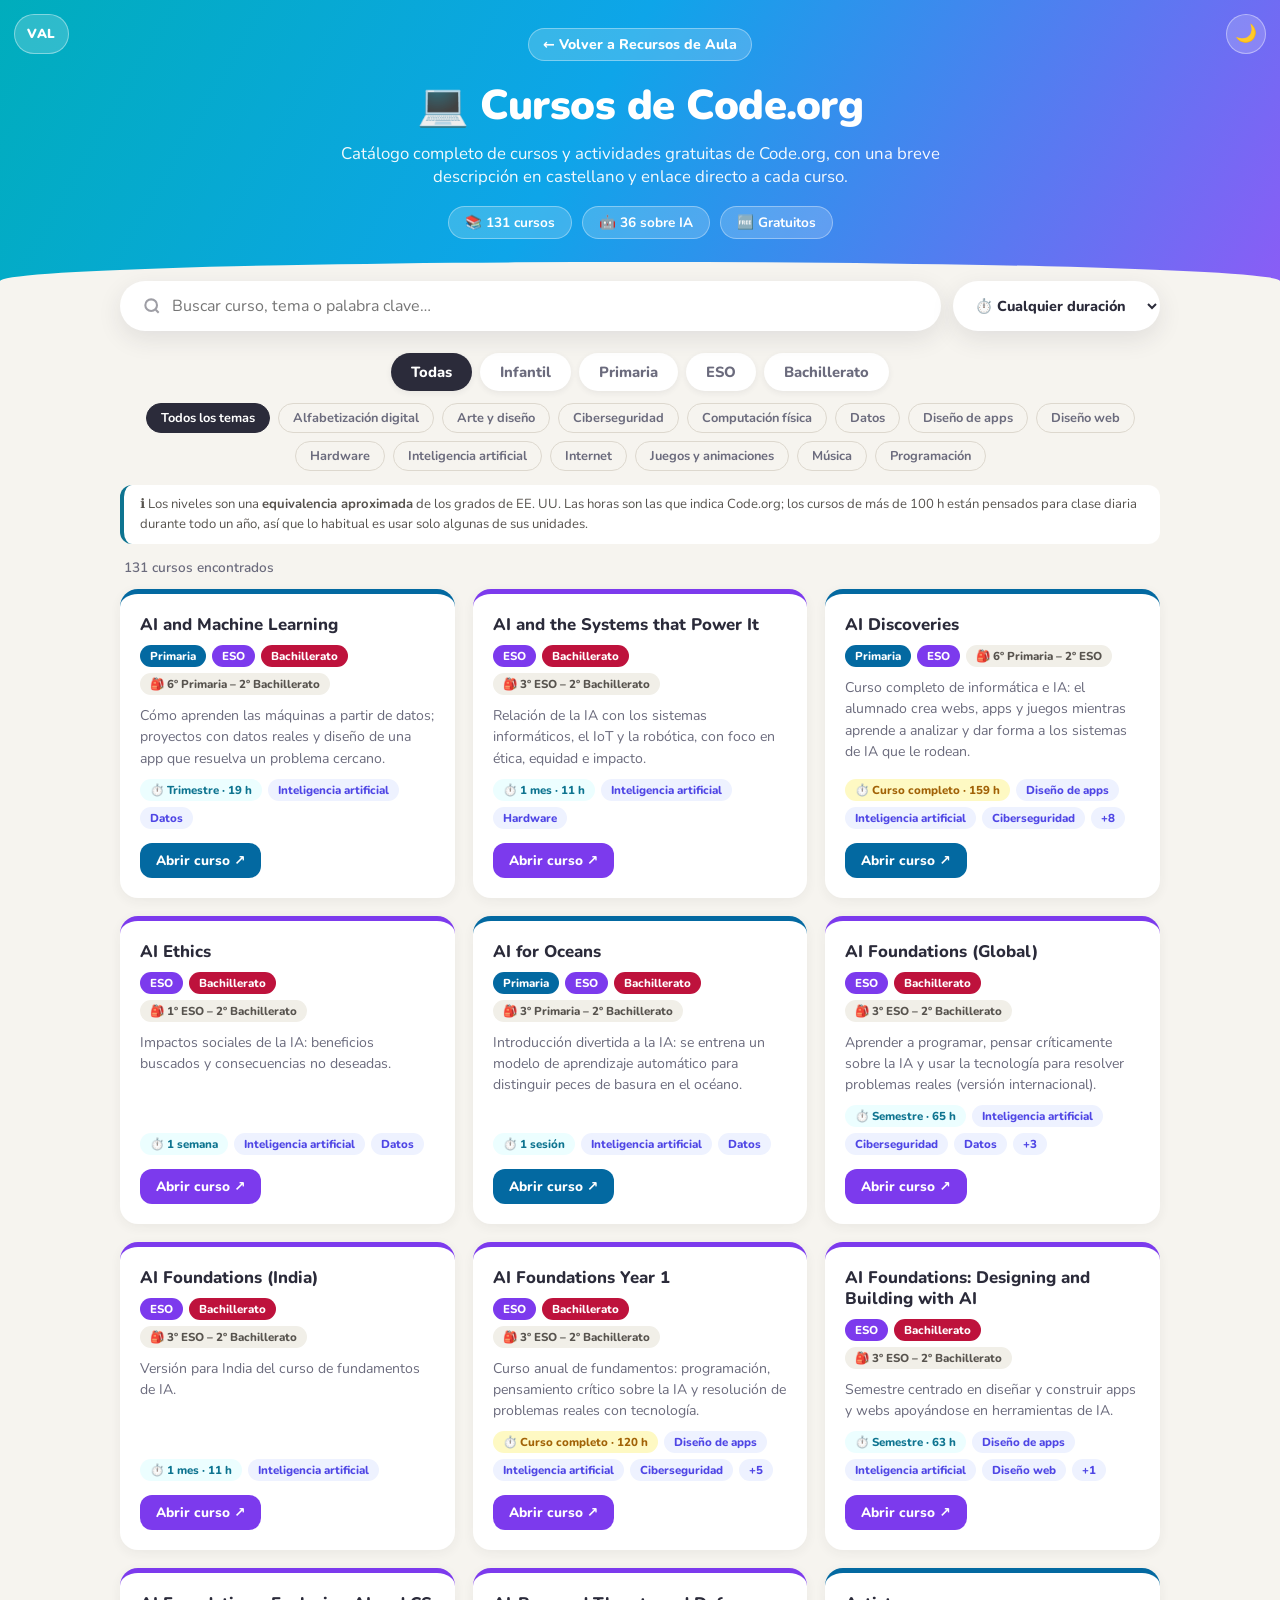
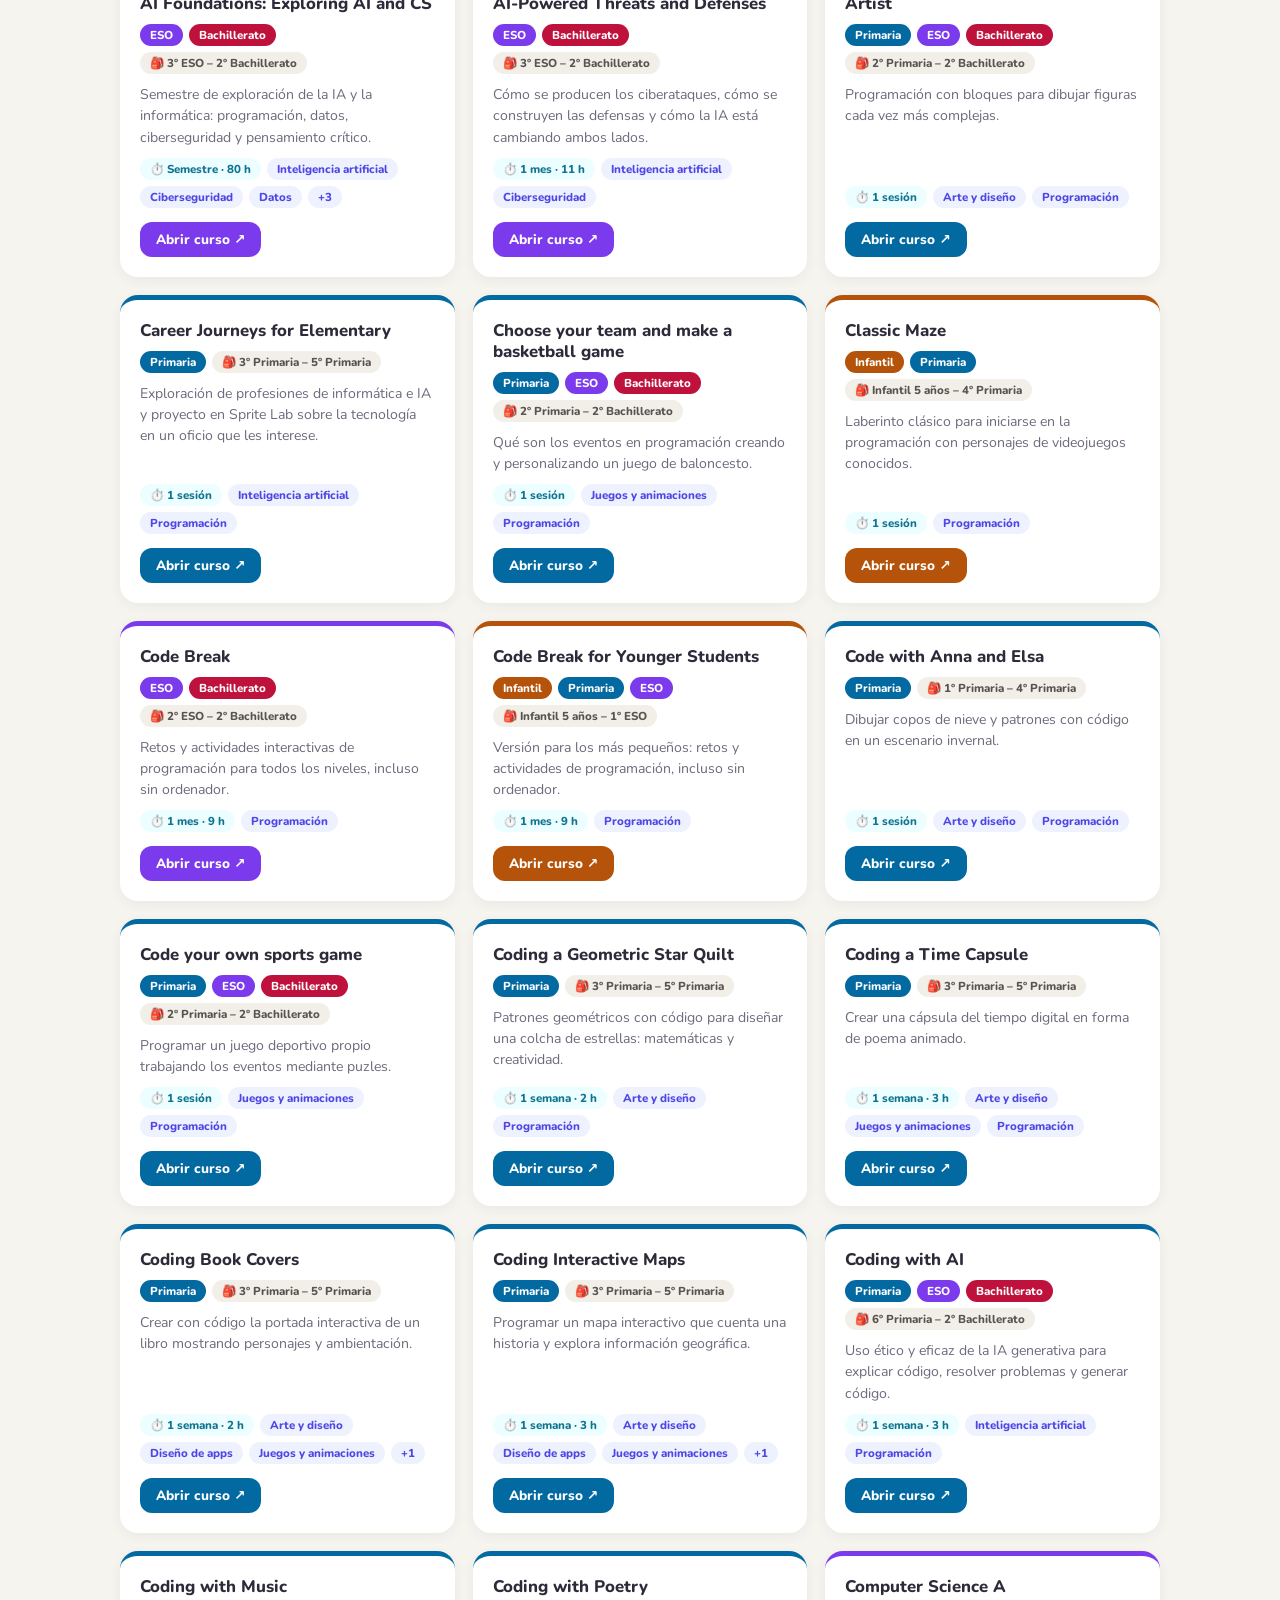
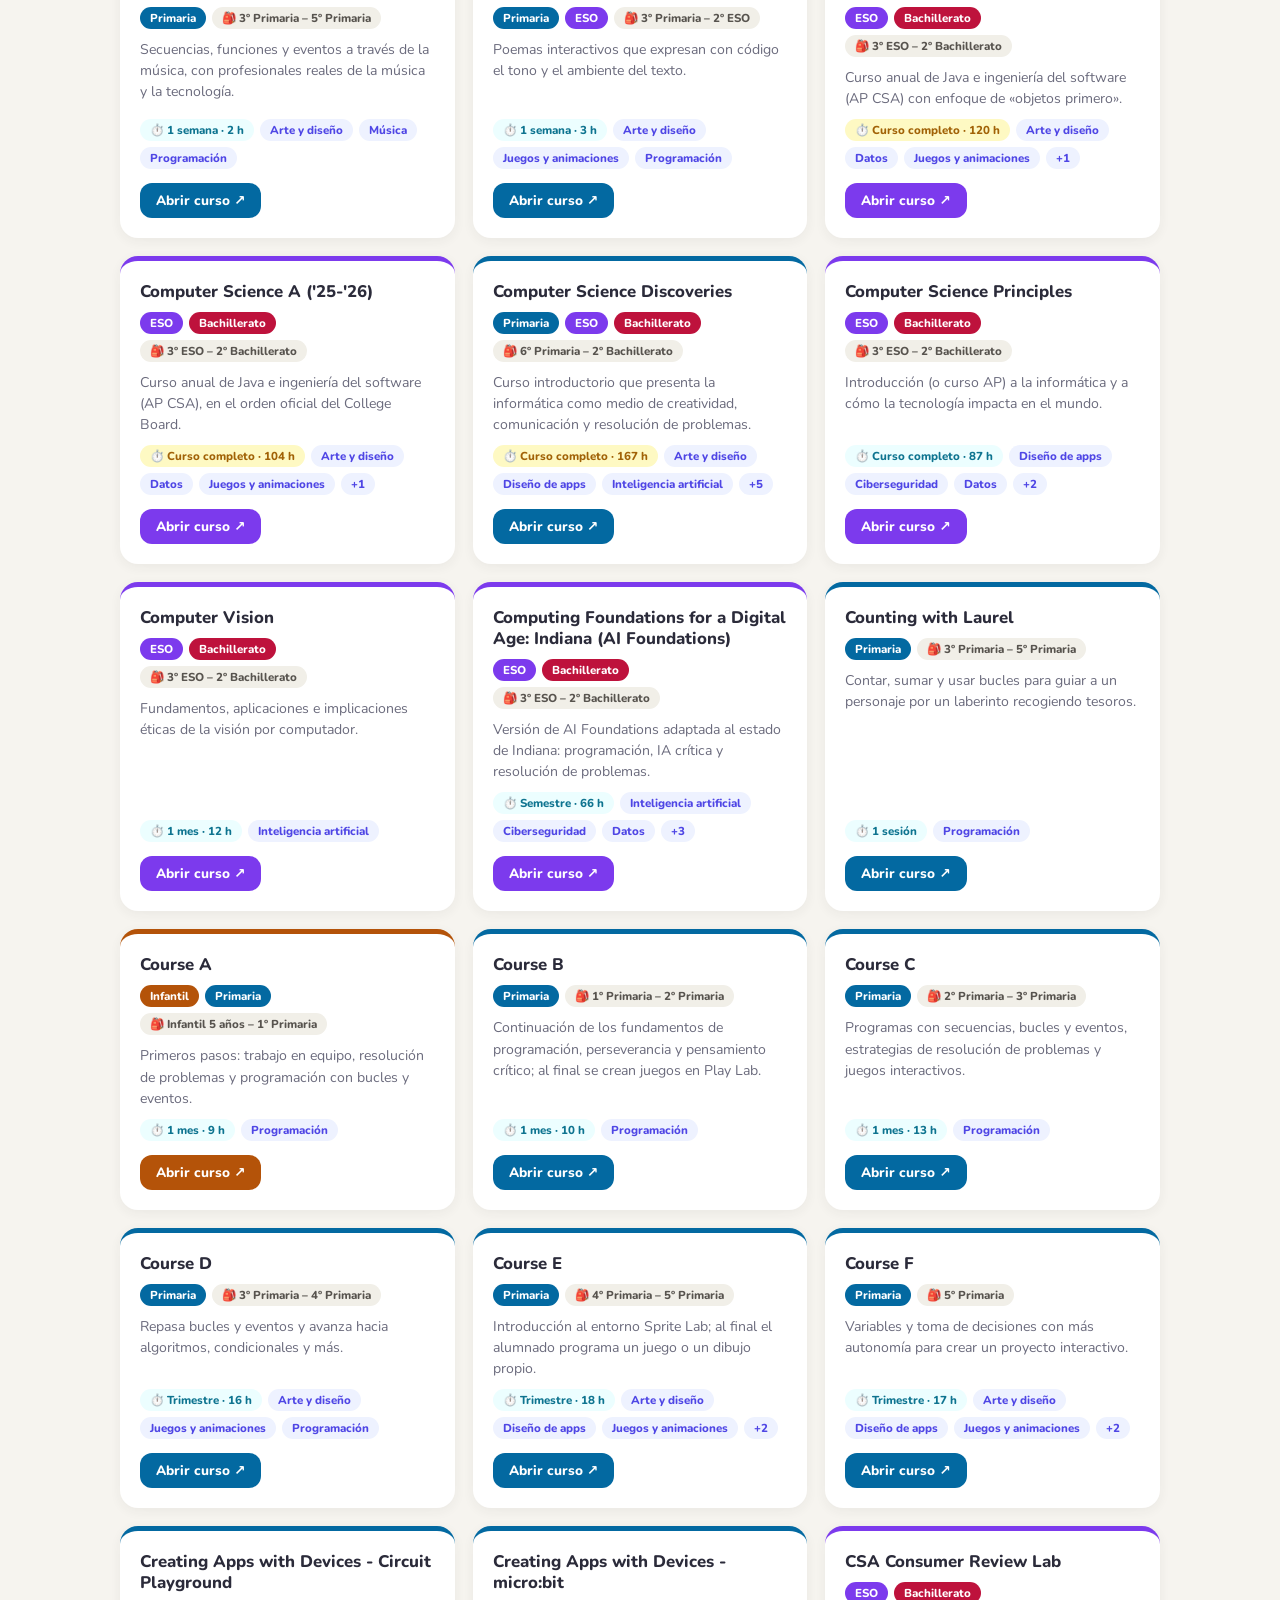
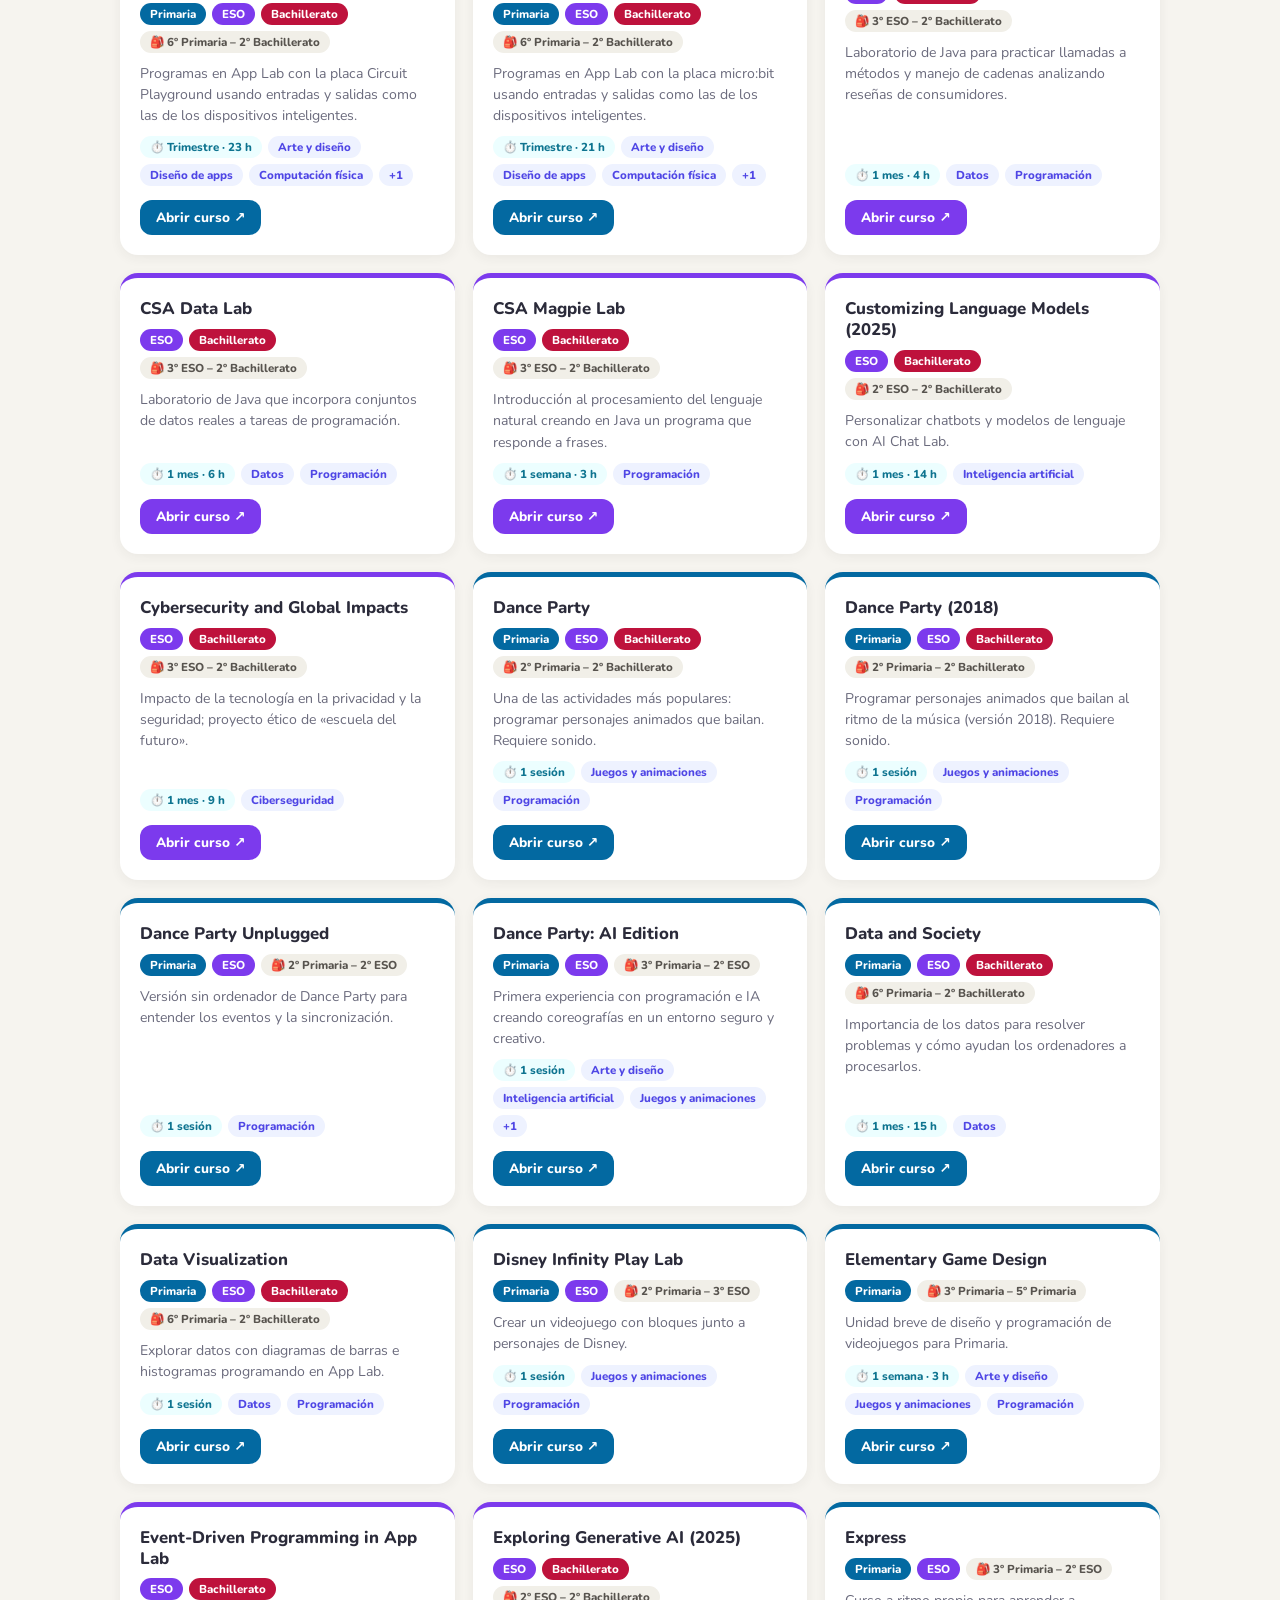
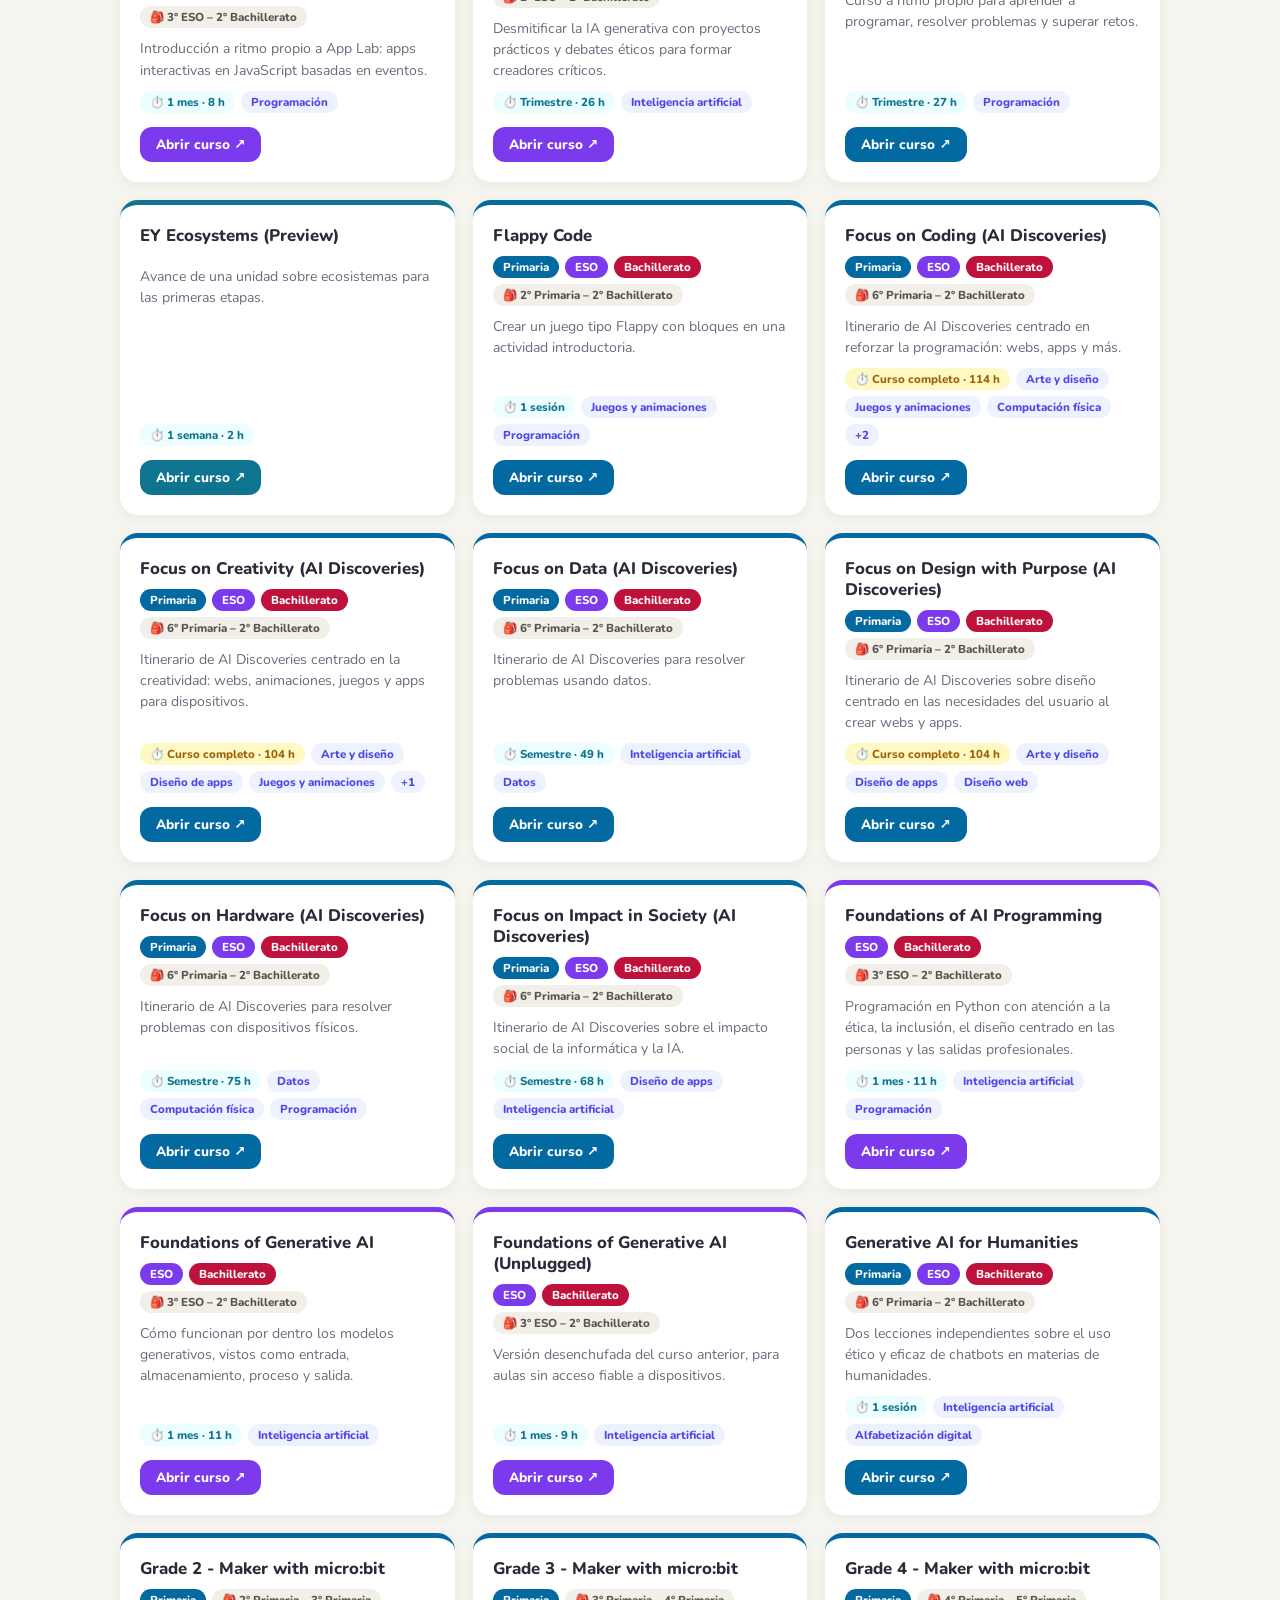
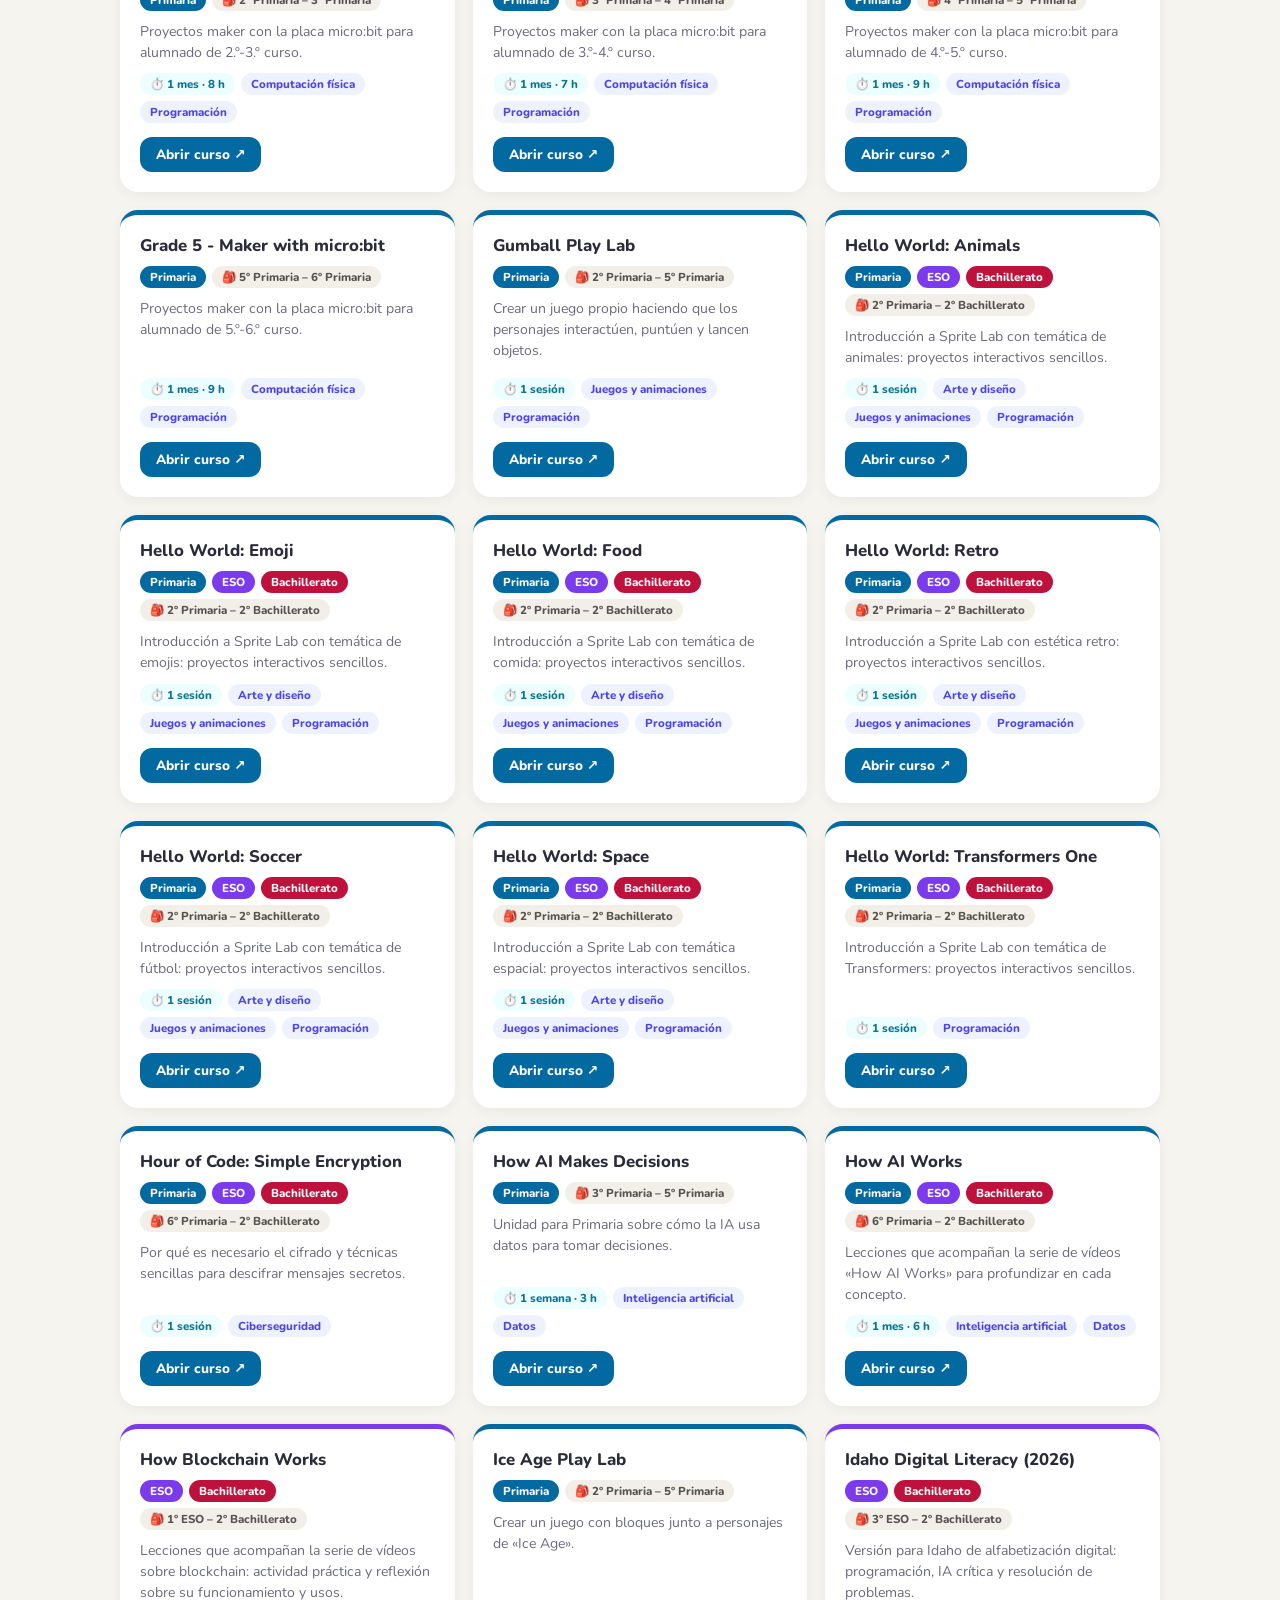
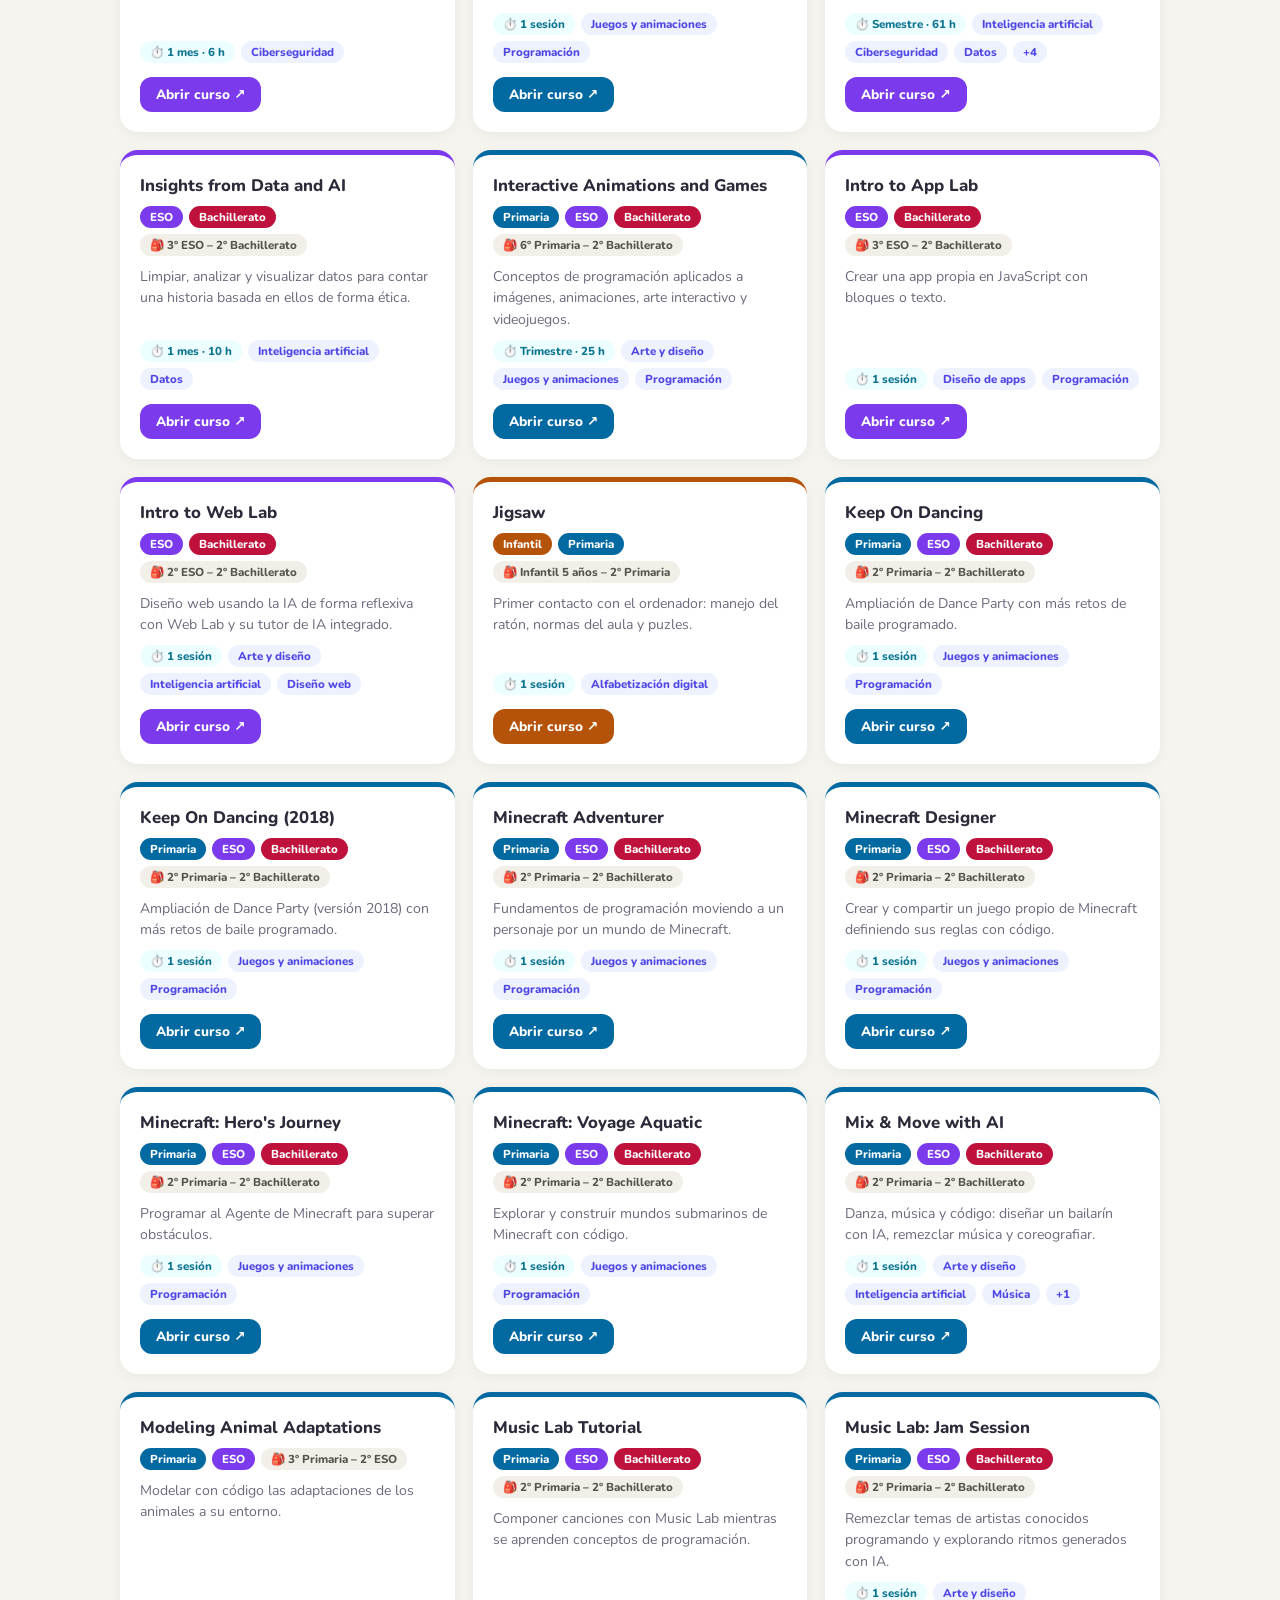
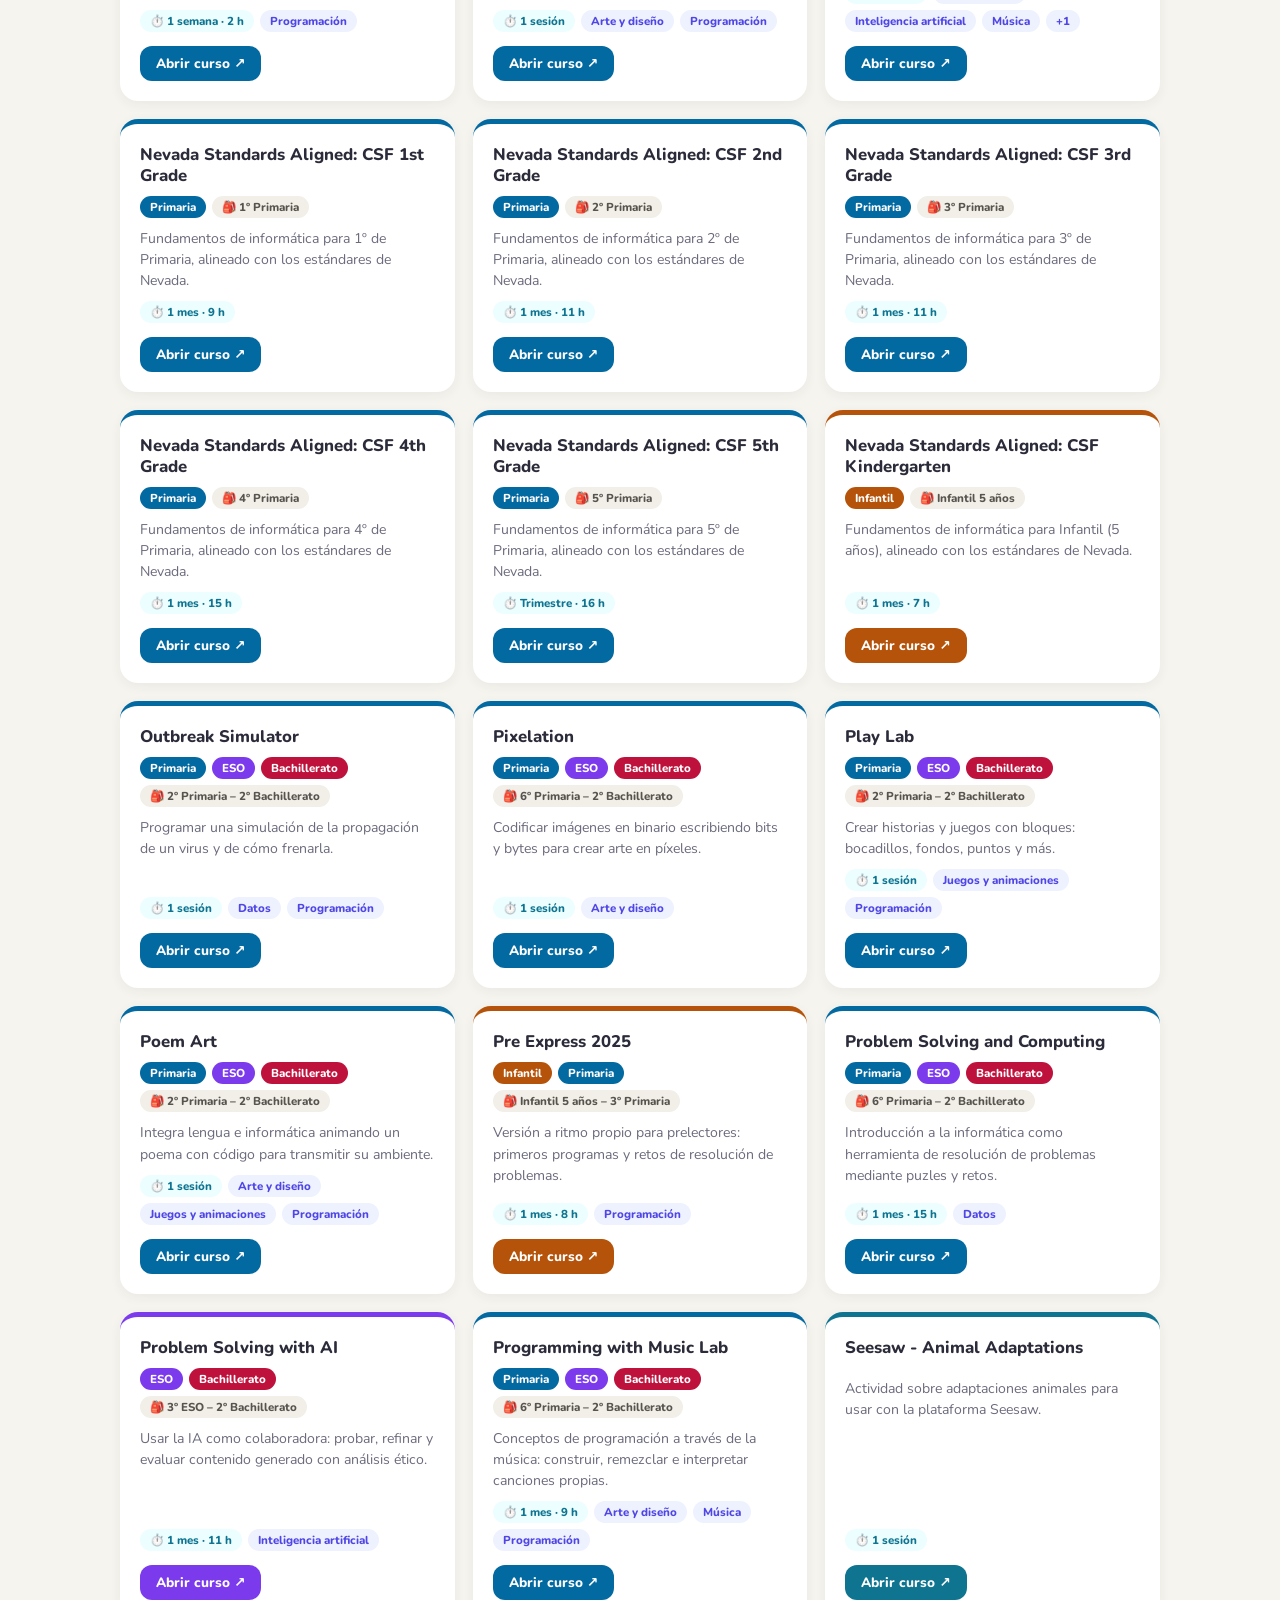
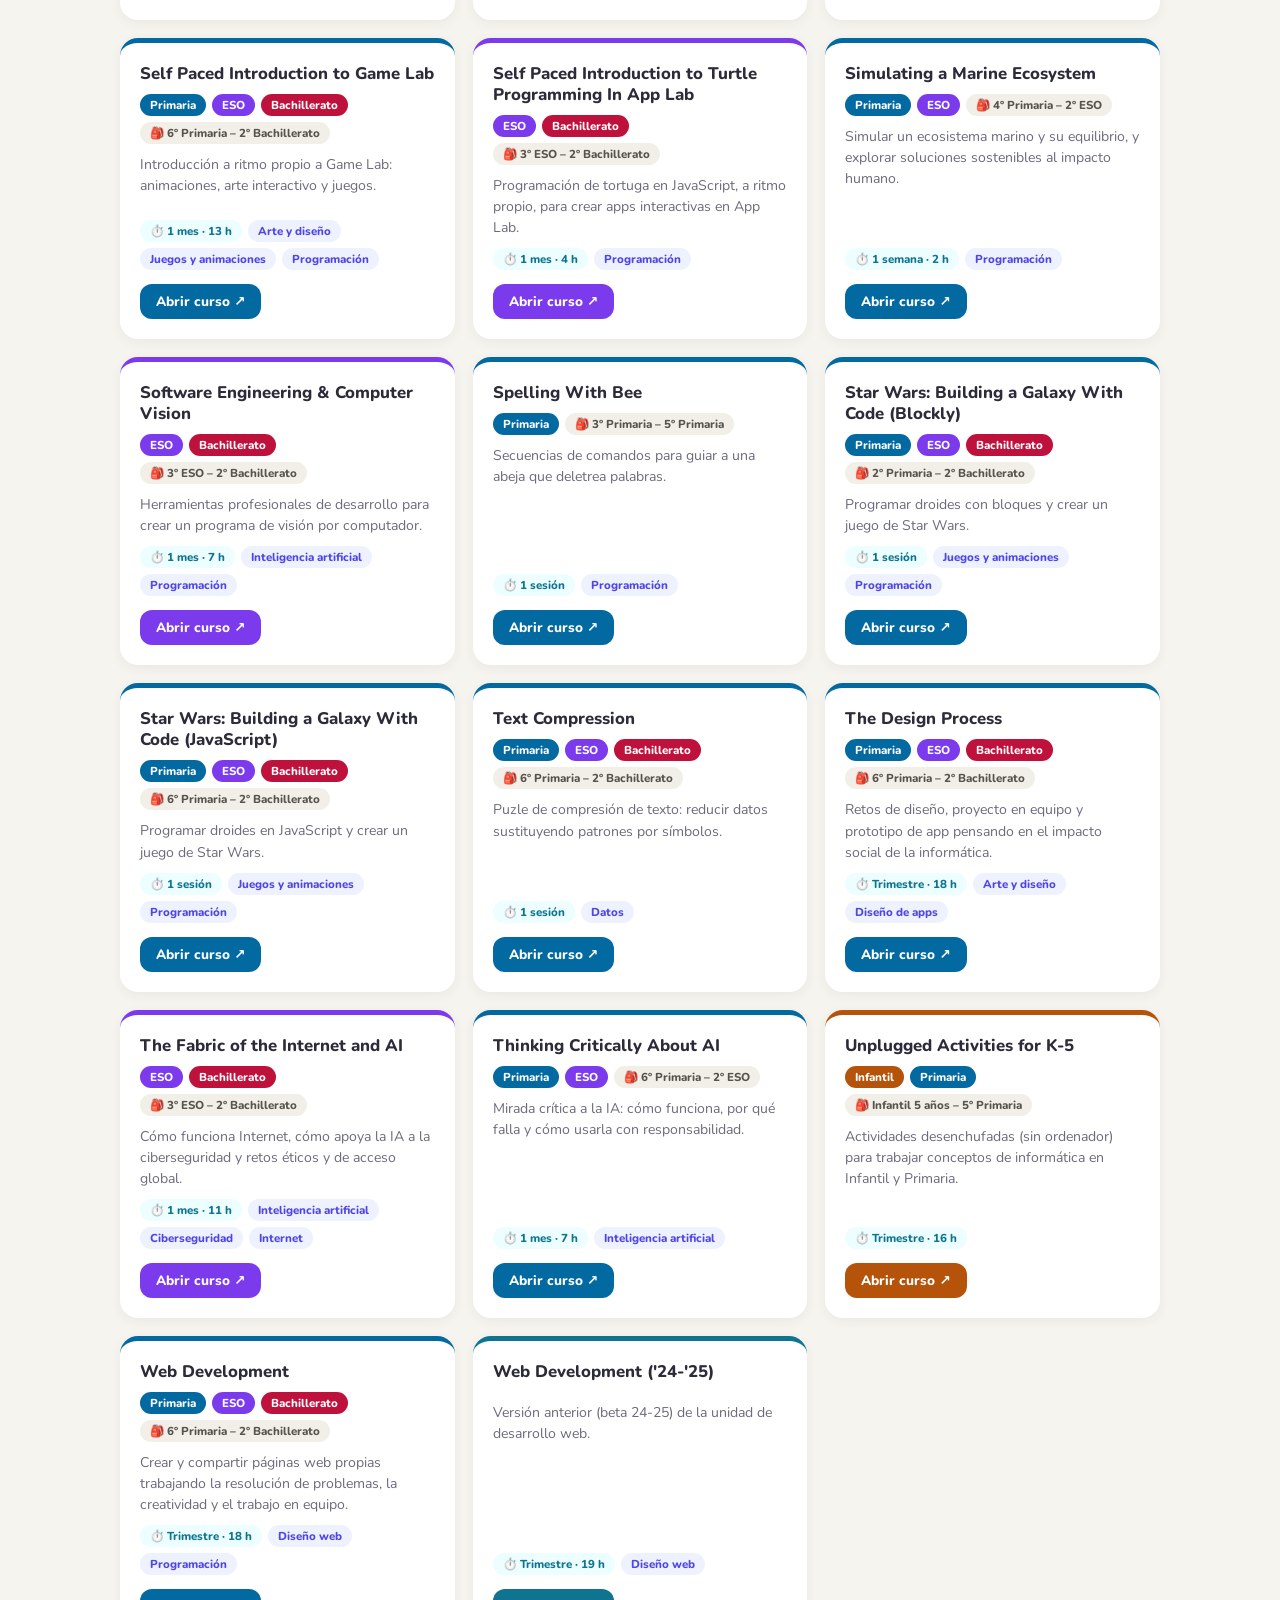
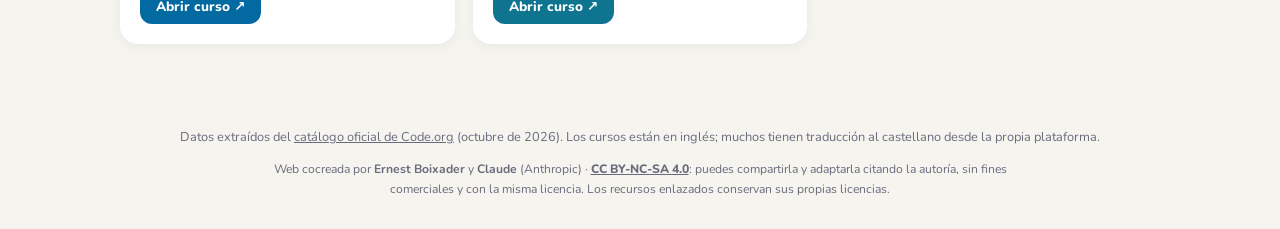
<file: codeorg.html>
<!DOCTYPE html>
<html lang="es">
<head>
<meta charset="UTF-8">
<meta name="viewport" content="width=device-width, initial-scale=1.0">
<title>Cursos de Code.org · Recursos de Aula</title>
<link rel="icon" href="data:image/svg+xml,%3Csvg xmlns=%22http://www.w3.org/2000/svg%22 viewBox=%220 0 100 100%22%3E%3Ctext y=%22.9em%22 font-size=%2290%22%3E🎒%3C/text%3E%3C/svg%3E">
<link rel="preconnect" href="https://fonts.googleapis.com">
<link href="https://fonts.googleapis.com/css2?family=Nunito:wght@400;600;700;800;900&display=swap" rel="stylesheet">
<style>
  :root{
    --bg:#f6f4ef; --card:#ffffff; --ink:#2b2b3a; --muted:#6b6b7d;
    --infantil:#b45309; --infantil-soft:#fef3c7;
    --primaria:#0369a1; --primaria-soft:#e0f2fe;
    --eso:#7c3aed; --eso-soft:#ede9fe;
    --bach:#be123c; --bach-soft:#ffe4e6;
    --codeorg:#0e7490;
    --radius:18px;
  }
  *{box-sizing:border-box;margin:0;padding:0}
  body{font-family:'Nunito',system-ui,sans-serif;background:var(--bg);color:var(--ink);min-height:100vh}

  header{background:linear-gradient(120deg,#00adbc 0%,#0ea5e9 45%,#8b5cf6 100%);
    color:#fff;padding:28px 24px 60px;text-align:center;position:relative;overflow:hidden}
  header::after{content:"";position:absolute;left:0;right:0;bottom:-1px;height:38px;
    background:var(--bg);border-radius:100% 100% 0 0 / 38px 38px 0 0}
  .back{display:inline-flex;align-items:center;gap:6px;color:#fff;text-decoration:none;font-weight:800;
    font-size:.88rem;background:rgba(255,255,255,.18);border:1px solid rgba(255,255,255,.35);
    padding:6px 14px;border-radius:999px;margin-bottom:16px;transition:.15s}
  .back:hover{background:rgba(255,255,255,.3)}
  header h1{font-size:clamp(1.6rem,4vw,2.6rem);font-weight:900;letter-spacing:-.5px}
  header p{margin-top:8px;font-size:1.05rem;opacity:.94;max-width:680px;margin-inline:auto}
  .stats{display:flex;gap:10px;justify-content:center;margin-top:18px;flex-wrap:wrap}
  .stat{background:rgba(255,255,255,.18);border:1px solid rgba(255,255,255,.35);
    padding:6px 16px;border-radius:999px;font-weight:700;font-size:.85rem}

  .toolbar{max-width:1080px;margin:-18px auto 0;padding:0 20px;position:relative;z-index:2;display:flex;gap:12px}
  .search-box{flex:1;display:flex;align-items:center;gap:10px;background:var(--card);border-radius:999px;
    padding:12px 20px;box-shadow:0 8px 24px rgba(43,43,58,.10);border:2px solid transparent;transition:.2s}
  .search-box:focus-within{border-color:var(--codeorg)}
  .search-box svg{flex-shrink:0;opacity:.45}
  .search-box input{border:none;outline:none;font:inherit;font-size:1rem;width:100%;background:transparent;color:var(--ink)}
  select.dur{border:none;font:inherit;font-weight:800;font-size:.9rem;color:var(--ink);background:var(--card);
    border-radius:999px;padding:12px 18px;box-shadow:0 8px 24px rgba(43,43,58,.10);cursor:pointer;outline:none}

  .tabs{display:flex;gap:8px;justify-content:center;flex-wrap:wrap;margin:22px auto 6px;padding:0 20px;max-width:1080px}
  .tab{border:none;cursor:pointer;font:inherit;font-weight:800;font-size:.92rem;padding:9px 20px;
    border-radius:999px;background:#fff;color:var(--muted);box-shadow:0 2px 6px rgba(43,43,58,.07);transition:.18s}
  .tab:hover{transform:translateY(-1px)}
  .tab.active{color:#fff}
  .tab[data-e="todas"].active{background:var(--ink)}
  .tab[data-e="Infantil"].active{background:var(--infantil)}
  .tab[data-e="Primaria"].active{background:var(--primaria)}
  .tab[data-e="ESO"].active{background:var(--eso)}
  .tab[data-e="Bachillerato"].active{background:var(--bach)}

  .chips{display:flex;gap:8px;justify-content:center;flex-wrap:wrap;margin:12px auto 4px;padding:0 20px;max-width:1080px}
  .chip{border:1.5px solid #ddd8ce;background:transparent;cursor:pointer;font:inherit;font-size:.8rem;
    font-weight:700;color:var(--muted);padding:5px 14px;border-radius:999px;transition:.15s}
  .chip:hover{border-color:var(--ink);color:var(--ink)}
  .chip.active{background:var(--ink);border-color:var(--ink);color:#fff}

  .note{max-width:1040px;margin:14px auto 0;padding:10px 16px;font-size:.82rem;color:#57534e;background:#fff;
    border-radius:12px;border-left:4px solid var(--codeorg);line-height:1.5}
  .count{max-width:1080px;margin:14px auto 0;padding:0 24px;font-size:.85rem;color:var(--muted);font-weight:600}

  .grid{max-width:1080px;margin:12px auto 60px;padding:0 20px;display:grid;
    grid-template-columns:repeat(auto-fill,minmax(min(300px,100%),1fr));gap:18px}
  .card{background:var(--card);border-radius:var(--radius);padding:20px;display:flex;flex-direction:column;
    gap:10px;box-shadow:0 3px 12px rgba(43,43,58,.06);border-top:5px solid var(--c);transition:.2s;position:relative}
  .card:hover{transform:translateY(-4px);box-shadow:0 12px 28px rgba(43,43,58,.13)}
  .card h3{font-size:1.05rem;font-weight:800;line-height:1.25}
  .card .desc{font-size:.88rem;color:var(--muted);line-height:1.5;flex-grow:1}
  .badges{display:flex;gap:6px;flex-wrap:wrap}
  .badge{font-size:.72rem;font-weight:800;padding:3px 10px;border-radius:999px}
  .badge.nivel{background:#f1efe8;color:#57534e}
  .badge.dur{background:#ecfeff;color:#0e7490}
  .badge.largo{background:#fef9c3;color:#a16207}
  .badge.tema{background:#eef2ff;color:#4f46e5}
  .badge.et{color:#fff}
  a.go{align-self:flex-start;display:inline-flex;align-items:center;gap:6px;text-decoration:none;font-weight:800;
    font-size:.85rem;padding:8px 16px;border-radius:12px;color:#fff;background:var(--c);transition:.15s;margin-top:4px}
  a.go:hover{filter:brightness(1.1);transform:translateY(-1px)}
  .empty{grid-column:1/-1;text-align:center;padding:60px 20px;color:var(--muted)}
  .empty .big{font-size:3rem;margin-bottom:10px}
  footer{text-align:center;padding:24px;font-size:.8rem;color:var(--muted)}
  footer a{color:inherit}
  @media (max-width:560px){.toolbar{flex-direction:column}}
</style>
<link rel="stylesheet" href="tema.css">
<script>(function(){var t=null;try{t=localStorage.getItem("tema")}catch(e){}var d=t?t==="oscuro":!!(window.matchMedia&&matchMedia("(prefers-color-scheme: dark)").matches);document.documentElement.dataset.theme=d?"dark":"light";})();</script>
<script src="i18n.js" data-pagina="codeorg"></script>
</head>
<body>
<header>
  <a class="back" href="./">← Volver a Recursos de Aula</a>
  <h1>💻 Cursos de Code.org</h1>
  <p>Catálogo completo de cursos y actividades gratuitas de Code.org, con una breve descripción en castellano y enlace directo a cada curso.</p>
  <div class="stats" id="stats"></div>
</header>

<div class="toolbar">
  <label class="search-box">
    <svg width="20" height="20" viewBox="0 0 24 24" fill="none" stroke="currentColor" stroke-width="2.5"><circle cx="11" cy="11" r="7"/><path d="m20 20-3.5-3.5"/></svg>
    <input id="q" type="search" placeholder="Buscar curso, tema o palabra clave…" autocomplete="off">
  </label>
  <select class="dur" id="dur" aria-label="Duración">
    <option value="todas">⏱️ Cualquier duración</option>
    <option value="1 sesión">1 sesión</option>
    <option value="1 semana">1 semana</option>
    <option value="1 mes">1 mes</option>
    <option value="Trimestre">Trimestre</option>
    <option value="Semestre">Semestre</option>
    <option value="Curso completo">Curso completo</option>
  </select>
</div>

<div class="tabs" id="tabs"></div>
<div class="chips" id="chips"></div>
<p class="note" data-i18n="nota">ℹ️ Los niveles son una <strong>equivalencia aproximada</strong> de los grados de EE. UU. Las horas son las que indica Code.org; los cursos de más de 100 h están pensados para clase diaria durante todo un año, así que lo habitual es usar solo algunas de sus unidades.</p>
<div class="count" id="count"></div>
<h2 class="sr-only">Cursos</h2>
<main class="grid" id="grid"></main>

<footer data-i18n="pie">Datos extraídos del <a href="https://studio.code.org/catalog" target="_blank" rel="noopener">catálogo oficial de Code.org</a> (octubre de 2026). Los cursos están en inglés; muchos tienen traducción al castellano desde la propia plataforma.</footer>
<p class="licencia" data-i18n="licencia">Web cocreada por <strong>Ernest Boixader</strong> y <strong>Claude</strong> (Anthropic) · <a rel="license noopener" href="https://creativecommons.org/licenses/by-nc-sa/4.0/deed.es" target="_blank">CC BY-NC-SA 4.0</a>: puedes compartirla y adaptarla citando la autoría, sin fines comerciales y con la misma licencia. Los recursos enlazados conservan sus propias licencias.</p>

<script>
const CURSOS = [{"id": "aiml-2026", "titulo": "AI and Machine Learning", "descripcion": "Cómo aprenden las máquinas a partir de datos; proyectos con datos reales y diseño de una app que resuelva un problema cercano.", "enlace": "https://studio.code.org/courses/aiml-2026", "niveles": "6º Primaria – 2º Bachillerato", "etapas": "Primaria, ESO, Bachillerato", "grados_eeuu": "6,7,8,9,10,11,12", "duracion": "Trimestre", "horas_aprox": 19, "temas": ["Inteligencia artificial", "Datos"]}, {"id": "ai-and-the-systems-that-power-it-2025", "titulo": "AI and the Systems that Power It", "descripcion": "Relación de la IA con los sistemas informáticos, el IoT y la robótica, con foco en ética, equidad e impacto.", "enlace": "https://studio.code.org/courses/ai-and-the-systems-that-power-it-2025", "niveles": "3º ESO – 2º Bachillerato", "etapas": "ESO, Bachillerato", "grados_eeuu": "9,10,11,12", "duracion": "1 mes", "horas_aprox": 11, "temas": ["Inteligencia artificial", "Hardware"]}, {"id": "ai-discoveries-2026", "titulo": "AI Discoveries", "descripcion": "Curso completo de informática e IA: el alumnado crea webs, apps y juegos mientras aprende a analizar y dar forma a los sistemas de IA que le rodean.", "enlace": "https://studio.code.org/courses/ai-discoveries-2026", "niveles": "6º Primaria – 2º ESO", "etapas": "Primaria, ESO", "grados_eeuu": "6,7,8", "duracion": "Curso completo", "horas_aprox": 159, "temas": ["Diseño de apps", "Inteligencia artificial", "Ciberseguridad", "Datos", "Alfabetización digital", "Juegos y animaciones", "Hardware", "Música", "Computación física", "Diseño web", "Programación"]}, {"id": "ai-ethics-2023", "titulo": "AI Ethics", "descripcion": "Impactos sociales de la IA: beneficios buscados y consecuencias no deseadas.", "enlace": "https://studio.code.org/courses/ai-ethics-2023", "niveles": "1º ESO – 2º Bachillerato", "etapas": "ESO, Bachillerato", "grados_eeuu": "7,8,9,10,11,12", "duracion": "1 semana", "horas_aprox": 1, "temas": ["Inteligencia artificial", "Datos"]}, {"id": "oceans", "titulo": "AI for Oceans", "descripcion": "Introducción divertida a la IA: se entrena un modelo de aprendizaje automático para distinguir peces de basura en el océano.", "enlace": "https://studio.code.org/courses/oceans", "niveles": "3º Primaria – 2º Bachillerato", "etapas": "Primaria, ESO, Bachillerato", "grados_eeuu": "3,4,5,6,7,8,9,10,11,12", "duracion": "1 sesión", "horas_aprox": 1, "temas": ["Inteligencia artificial", "Datos"]}, {"id": "artificial-intelligence-foundations-2025", "titulo": "AI Foundations (Global)", "descripcion": "Aprender a programar, pensar críticamente sobre la IA y usar la tecnología para resolver problemas reales (versión internacional).", "enlace": "https://studio.code.org/courses/artificial-intelligence-foundations-2025", "niveles": "3º ESO – 2º Bachillerato", "etapas": "ESO, Bachillerato", "grados_eeuu": "9,10,11,12", "duracion": "Semestre", "horas_aprox": 65, "temas": ["Inteligencia artificial", "Ciberseguridad", "Datos", "Hardware", "Internet", "Programación"]}, {"id": "artificial-intelligence-foundations-india-2025", "titulo": "AI Foundations (India)", "descripcion": "Versión para India del curso de fundamentos de IA.", "enlace": "https://studio.code.org/courses/artificial-intelligence-foundations-india-2025", "niveles": "3º ESO – 2º Bachillerato", "etapas": "ESO, Bachillerato", "grados_eeuu": "9,10,11,12", "duracion": "1 mes", "horas_aprox": 11, "temas": ["Inteligencia artificial"]}, {"id": "ai-foundations-year1-2026", "titulo": "AI Foundations Year 1", "descripcion": "Curso anual de fundamentos: programación, pensamiento crítico sobre la IA y resolución de problemas reales con tecnología.", "enlace": "https://studio.code.org/courses/ai-foundations-year1-2026", "niveles": "3º ESO – 2º Bachillerato", "etapas": "ESO, Bachillerato", "grados_eeuu": "9,10,11,12", "duracion": "Curso completo", "horas_aprox": 120, "temas": ["Diseño de apps", "Inteligencia artificial", "Ciberseguridad", "Datos", "Hardware", "Internet", "Diseño web", "Programación"]}, {"id": "ai-foundations-designing-and-building-with-ai-2026", "titulo": "AI Foundations: Designing and Building with AI", "descripcion": "Semestre centrado en diseñar y construir apps y webs apoyándose en herramientas de IA.", "enlace": "https://studio.code.org/courses/ai-foundations-designing-and-building-with-ai-2026", "niveles": "3º ESO – 2º Bachillerato", "etapas": "ESO, Bachillerato", "grados_eeuu": "9,10,11,12", "duracion": "Semestre", "horas_aprox": 63, "temas": ["Diseño de apps", "Inteligencia artificial", "Diseño web", "Programación"]}, {"id": "ai-foundations-exploring-ai-and-cs-2026", "titulo": "AI Foundations: Exploring AI and CS", "descripcion": "Semestre de exploración de la IA y la informática: programación, datos, ciberseguridad y pensamiento crítico.", "enlace": "https://studio.code.org/courses/ai-foundations-exploring-ai-and-cs-2026", "niveles": "3º ESO – 2º Bachillerato", "etapas": "ESO, Bachillerato", "grados_eeuu": "9,10,11,12", "duracion": "Semestre", "horas_aprox": 80, "temas": ["Inteligencia artificial", "Ciberseguridad", "Datos", "Hardware", "Internet", "Programación"]}, {"id": "ai-powered-threats-and-defenses-2026", "titulo": "AI-Powered Threats and Defenses", "descripcion": "Cómo se producen los ciberataques, cómo se construyen las defensas y cómo la IA está cambiando ambos lados.", "enlace": "https://studio.code.org/courses/ai-powered-threats-and-defenses-2026", "niveles": "3º ESO – 2º Bachillerato", "etapas": "ESO, Bachillerato", "grados_eeuu": "9,10,11,12", "duracion": "1 mes", "horas_aprox": 11, "temas": ["Inteligencia artificial", "Ciberseguridad"]}, {"id": "artist", "titulo": "Artist", "descripcion": "Programación con bloques para dibujar figuras cada vez más complejas.", "enlace": "https://studio.code.org/courses/artist", "niveles": "2º Primaria – 2º Bachillerato", "etapas": "Primaria, ESO, Bachillerato", "grados_eeuu": "2,3,4,5,6,7,8,9,10,11,12", "duracion": "1 sesión", "horas_aprox": 1, "temas": ["Arte y diseño", "Programación"]}, {"id": "career-journeys-for-elementary-2025", "titulo": "Career Journeys for Elementary", "descripcion": "Exploración de profesiones de informática e IA y proyecto en Sprite Lab sobre la tecnología en un oficio que les interese.", "enlace": "https://studio.code.org/courses/career-journeys-for-elementary-2025", "niveles": "3º Primaria – 5º Primaria", "etapas": "Primaria", "grados_eeuu": "3,4,5", "duracion": "1 sesión", "horas_aprox": 1, "temas": ["Inteligencia artificial", "Programación"]}, {"id": "basketball", "titulo": "Choose your team and make a basketball game", "descripcion": "Qué son los eventos en programación creando y personalizando un juego de baloncesto.", "enlace": "https://studio.code.org/courses/basketball", "niveles": "2º Primaria – 2º Bachillerato", "etapas": "Primaria, ESO, Bachillerato", "grados_eeuu": "2,3,4,5,6,7,8,9,10,11,12", "duracion": "1 sesión", "horas_aprox": 1, "temas": ["Juegos y animaciones", "Programación"]}, {"id": "hourofcode", "titulo": "Classic Maze", "descripcion": "Laberinto clásico para iniciarse en la programación con personajes de videojuegos conocidos.", "enlace": "https://studio.code.org/courses/hourofcode", "niveles": "Infantil 5 años – 4º Primaria", "etapas": "Infantil, Primaria", "grados_eeuu": "K,1,2,3,4", "duracion": "1 sesión", "horas_aprox": 1, "temas": ["Programación"]}, {"id": "code-break", "titulo": "Code Break", "descripcion": "Retos y actividades interactivas de programación para todos los niveles, incluso sin ordenador.", "enlace": "https://studio.code.org/courses/code-break", "niveles": "2º ESO – 2º Bachillerato", "etapas": "ESO, Bachillerato", "grados_eeuu": "8,9,10,11,12", "duracion": "1 mes", "horas_aprox": 9, "temas": ["Programación"]}, {"id": "code-break-younger", "titulo": "Code Break for Younger Students", "descripcion": "Versión para los más pequeños: retos y actividades de programación, incluso sin ordenador.", "enlace": "https://studio.code.org/courses/code-break-younger", "niveles": "Infantil 5 años – 1º ESO", "etapas": "Infantil, Primaria, ESO", "grados_eeuu": "K,1,2,3,4,5,6,7", "duracion": "1 mes", "horas_aprox": 9, "temas": ["Programación"]}, {"id": "frozen", "titulo": "Code with Anna and Elsa", "descripcion": "Dibujar copos de nieve y patrones con código en un escenario invernal.", "enlace": "https://studio.code.org/courses/frozen", "niveles": "1º Primaria – 4º Primaria", "etapas": "Primaria", "grados_eeuu": "1,2,3,4", "duracion": "1 sesión", "horas_aprox": 1, "temas": ["Arte y diseño", "Programación"]}, {"id": "sports", "titulo": "Code your own sports game", "descripcion": "Programar un juego deportivo propio trabajando los eventos mediante puzles.", "enlace": "https://studio.code.org/courses/sports", "niveles": "2º Primaria – 2º Bachillerato", "etapas": "Primaria, ESO, Bachillerato", "grados_eeuu": "2,3,4,5,6,7,8,9,10,11,12", "duracion": "1 sesión", "horas_aprox": 1, "temas": ["Juegos y animaciones", "Programación"]}, {"id": "csc-starquilts-2023", "titulo": "Coding a Geometric Star Quilt", "descripcion": "Patrones geométricos con código para diseñar una colcha de estrellas: matemáticas y creatividad.", "enlace": "https://studio.code.org/courses/csc-starquilts-2023", "niveles": "3º Primaria – 5º Primaria", "etapas": "Primaria", "grados_eeuu": "3,4,5", "duracion": "1 semana", "horas_aprox": 2, "temas": ["Arte y diseño", "Programación"]}, {"id": "csc-timecapsule-2023", "titulo": "Coding a Time Capsule", "descripcion": "Crear una cápsula del tiempo digital en forma de poema animado.", "enlace": "https://studio.code.org/courses/csc-timecapsule-2023", "niveles": "3º Primaria – 5º Primaria", "etapas": "Primaria", "grados_eeuu": "3,4,5", "duracion": "1 semana", "horas_aprox": 3, "temas": ["Arte y diseño", "Juegos y animaciones", "Programación"]}, {"id": "csc-bookcovers-2023", "titulo": "Coding Book Covers", "descripcion": "Crear con código la portada interactiva de un libro mostrando personajes y ambientación.", "enlace": "https://studio.code.org/courses/csc-bookcovers-2023", "niveles": "3º Primaria – 5º Primaria", "etapas": "Primaria", "grados_eeuu": "3,4,5", "duracion": "1 semana", "horas_aprox": 2, "temas": ["Arte y diseño", "Diseño de apps", "Juegos y animaciones", "Programación"]}, {"id": "csc-mappinglandmarks-2023", "titulo": "Coding Interactive Maps", "descripcion": "Programar un mapa interactivo que cuenta una historia y explora información geográfica.", "enlace": "https://studio.code.org/courses/csc-mappinglandmarks-2023", "niveles": "3º Primaria – 5º Primaria", "etapas": "Primaria", "grados_eeuu": "3,4,5", "duracion": "1 semana", "horas_aprox": 3, "temas": ["Arte y diseño", "Diseño de apps", "Juegos y animaciones", "Programación"]}, {"id": "coding-with-ai", "titulo": "Coding with AI", "descripcion": "Uso ético y eficaz de la IA generativa para explicar código, resolver problemas y generar código.", "enlace": "https://studio.code.org/courses/coding-with-ai", "niveles": "6º Primaria – 2º Bachillerato", "etapas": "Primaria, ESO, Bachillerato", "grados_eeuu": "6,7,8,9,10,11,12", "duracion": "1 semana", "horas_aprox": 3, "temas": ["Inteligencia artificial", "Programación"]}, {"id": "coding-with-music-2025", "titulo": "Coding with Music", "descripcion": "Secuencias, funciones y eventos a través de la música, con profesionales reales de la música y la tecnología.", "enlace": "https://studio.code.org/courses/coding-with-music-2025", "niveles": "3º Primaria – 5º Primaria", "etapas": "Primaria", "grados_eeuu": "3,4,5", "duracion": "1 semana", "horas_aprox": 2, "temas": ["Arte y diseño", "Música", "Programación"]}, {"id": "poetry-2023", "titulo": "Coding with Poetry", "descripcion": "Poemas interactivos que expresan con código el tono y el ambiente del texto.", "enlace": "https://studio.code.org/courses/poetry-2023", "niveles": "3º Primaria – 2º ESO", "etapas": "Primaria, ESO", "grados_eeuu": "3,4,5,6,7,8", "duracion": "1 semana", "horas_aprox": 3, "temas": ["Arte y diseño", "Juegos y animaciones", "Programación"]}, {"id": "csa-2025", "titulo": "Computer Science A", "descripcion": "Curso anual de Java e ingeniería del software (AP CSA) con enfoque de «objetos primero».", "enlace": "https://studio.code.org/courses/csa-2025", "niveles": "3º ESO – 2º Bachillerato", "etapas": "ESO, Bachillerato", "grados_eeuu": "9,10,11,12", "duracion": "Curso completo", "horas_aprox": 120, "temas": ["Arte y diseño", "Datos", "Juegos y animaciones", "Programación"]}, {"id": "csa-alt-2025", "titulo": "Computer Science A ('25-'26)", "descripcion": "Curso anual de Java e ingeniería del software (AP CSA), en el orden oficial del College Board.", "enlace": "https://studio.code.org/courses/csa-alt-2025", "niveles": "3º ESO – 2º Bachillerato", "etapas": "ESO, Bachillerato", "grados_eeuu": "9,10,11,12", "duracion": "Curso completo", "horas_aprox": 104, "temas": ["Arte y diseño", "Datos", "Juegos y animaciones", "Programación"]}, {"id": "csd-2026", "titulo": "Computer Science Discoveries", "descripcion": "Curso introductorio que presenta la informática como medio de creatividad, comunicación y resolución de problemas.", "enlace": "https://studio.code.org/courses/csd-2026", "niveles": "6º Primaria – 2º Bachillerato", "etapas": "Primaria, ESO, Bachillerato", "grados_eeuu": "6,7,8,9,10,11,12", "duracion": "Curso completo", "horas_aprox": 167, "temas": ["Arte y diseño", "Diseño de apps", "Inteligencia artificial", "Datos", "Juegos y animaciones", "Computación física", "Diseño web", "Programación"]}, {"id": "csp-2025", "titulo": "Computer Science Principles", "descripcion": "Introducción (o curso AP) a la informática y a cómo la tecnología impacta en el mundo.", "enlace": "https://studio.code.org/courses/csp-2025", "niveles": "3º ESO – 2º Bachillerato", "etapas": "ESO, Bachillerato", "grados_eeuu": "9,10,11,12", "duracion": "Curso completo", "horas_aprox": 87, "temas": ["Diseño de apps", "Ciberseguridad", "Datos", "Internet", "Programación"]}, {"id": "computer-vision", "titulo": "Computer Vision", "descripcion": "Fundamentos, aplicaciones e implicaciones éticas de la visión por computador.", "enlace": "https://studio.code.org/courses/computer-vision", "niveles": "3º ESO – 2º Bachillerato", "etapas": "ESO, Bachillerato", "grados_eeuu": "9,10,11,12", "duracion": "1 mes", "horas_aprox": 12, "temas": ["Inteligencia artificial"]}, {"id": "computing-foundations-for-a-digital-age-2027", "titulo": "Computing Foundations for a Digital Age: Indiana (AI Foundations)", "descripcion": "Versión de AI Foundations adaptada al estado de Indiana: programación, IA crítica y resolución de problemas.", "enlace": "https://studio.code.org/courses/computing-foundations-for-a-digital-age-2027", "niveles": "3º ESO – 2º Bachillerato", "etapas": "ESO, Bachillerato", "grados_eeuu": "9,10,11,12", "duracion": "Semestre", "horas_aprox": 66, "temas": ["Inteligencia artificial", "Ciberseguridad", "Datos", "Hardware", "Internet", "Programación"]}, {"id": "counting-csc-2021", "titulo": "Counting with Laurel", "descripcion": "Contar, sumar y usar bucles para guiar a un personaje por un laberinto recogiendo tesoros.", "enlace": "https://studio.code.org/courses/counting-csc-2021", "niveles": "3º Primaria – 5º Primaria", "etapas": "Primaria", "grados_eeuu": "3,4,5", "duracion": "1 sesión", "horas_aprox": 1, "temas": ["Programación"]}, {"id": "coursea-2025", "titulo": "Course A", "descripcion": "Primeros pasos: trabajo en equipo, resolución de problemas y programación con bucles y eventos.", "enlace": "https://studio.code.org/courses/coursea-2025", "niveles": "Infantil 5 años – 1º Primaria", "etapas": "Infantil, Primaria", "grados_eeuu": "K,1", "duracion": "1 mes", "horas_aprox": 9, "temas": ["Programación"]}, {"id": "courseb-2025", "titulo": "Course B", "descripcion": "Continuación de los fundamentos de programación, perseverancia y pensamiento crítico; al final se crean juegos en Play Lab.", "enlace": "https://studio.code.org/courses/courseb-2025", "niveles": "1º Primaria – 2º Primaria", "etapas": "Primaria", "grados_eeuu": "1,2", "duracion": "1 mes", "horas_aprox": 10, "temas": ["Programación"]}, {"id": "coursec-2025", "titulo": "Course C", "descripcion": "Programas con secuencias, bucles y eventos, estrategias de resolución de problemas y juegos interactivos.", "enlace": "https://studio.code.org/courses/coursec-2025", "niveles": "2º Primaria – 3º Primaria", "etapas": "Primaria", "grados_eeuu": "2,3", "duracion": "1 mes", "horas_aprox": 13, "temas": ["Programación"]}, {"id": "coursed-2025", "titulo": "Course D", "descripcion": "Repasa bucles y eventos y avanza hacia algoritmos, condicionales y más.", "enlace": "https://studio.code.org/courses/coursed-2025", "niveles": "3º Primaria – 4º Primaria", "etapas": "Primaria", "grados_eeuu": "3,4", "duracion": "Trimestre", "horas_aprox": 16, "temas": ["Arte y diseño", "Juegos y animaciones", "Programación"]}, {"id": "coursee-2025", "titulo": "Course E", "descripcion": "Introducción al entorno Sprite Lab; al final el alumnado programa un juego o un dibujo propio.", "enlace": "https://studio.code.org/courses/coursee-2025", "niveles": "4º Primaria – 5º Primaria", "etapas": "Primaria", "grados_eeuu": "4,5", "duracion": "Trimestre", "horas_aprox": 18, "temas": ["Arte y diseño", "Diseño de apps", "Juegos y animaciones", "Internet", "Programación"]}, {"id": "coursef-2025", "titulo": "Course F", "descripcion": "Variables y toma de decisiones con más autonomía para crear un proyecto interactivo.", "enlace": "https://studio.code.org/courses/coursef-2025", "niveles": "5º Primaria", "etapas": "Primaria", "grados_eeuu": "5", "duracion": "Trimestre", "horas_aprox": 17, "temas": ["Arte y diseño", "Diseño de apps", "Juegos y animaciones", "Internet", "Programación"]}, {"id": "devices-2026", "titulo": "Creating Apps with Devices - Circuit Playground", "descripcion": "Programas en App Lab con la placa Circuit Playground usando entradas y salidas como las de los dispositivos inteligentes.", "enlace": "https://studio.code.org/courses/devices-2026", "niveles": "6º Primaria – 2º Bachillerato", "etapas": "Primaria, ESO, Bachillerato", "grados_eeuu": "6,7,8,9,10,11,12", "duracion": "Trimestre", "horas_aprox": 23, "temas": ["Arte y diseño", "Diseño de apps", "Computación física", "Programación"]}, {"id": "microbit-2026", "titulo": "Creating Apps with Devices - micro:bit", "descripcion": "Programas en App Lab con la placa micro:bit usando entradas y salidas como las de los dispositivos inteligentes.", "enlace": "https://studio.code.org/courses/microbit-2026", "niveles": "6º Primaria – 2º Bachillerato", "etapas": "Primaria, ESO, Bachillerato", "grados_eeuu": "6,7,8,9,10,11,12", "duracion": "Trimestre", "horas_aprox": 21, "temas": ["Arte y diseño", "Diseño de apps", "Computación física", "Programación"]}, {"id": "csa-consumer-review-lab", "titulo": "CSA Consumer Review Lab", "descripcion": "Laboratorio de Java para practicar llamadas a métodos y manejo de cadenas analizando reseñas de consumidores.", "enlace": "https://studio.code.org/courses/csa-consumer-review-lab", "niveles": "3º ESO – 2º Bachillerato", "etapas": "ESO, Bachillerato", "grados_eeuu": "9,10,11,12", "duracion": "1 mes", "horas_aprox": 4, "temas": ["Datos", "Programación"]}, {"id": "csa-data-lab", "titulo": "CSA Data Lab", "descripcion": "Laboratorio de Java que incorpora conjuntos de datos reales a tareas de programación.", "enlace": "https://studio.code.org/courses/csa-data-lab", "niveles": "3º ESO – 2º Bachillerato", "etapas": "ESO, Bachillerato", "grados_eeuu": "9,10,11,12", "duracion": "1 mes", "horas_aprox": 6, "temas": ["Datos", "Programación"]}, {"id": "csa-magpie-lab", "titulo": "CSA Magpie Lab", "descripcion": "Introducción al procesamiento del lenguaje natural creando en Java un programa que responde a frases.", "enlace": "https://studio.code.org/courses/csa-magpie-lab", "niveles": "3º ESO – 2º Bachillerato", "etapas": "ESO, Bachillerato", "grados_eeuu": "9,10,11,12", "duracion": "1 semana", "horas_aprox": 3, "temas": ["Programación"]}, {"id": "customizing-llms-2025", "titulo": "Customizing Language Models (2025)", "descripcion": "Personalizar chatbots y modelos de lenguaje con AI Chat Lab.", "enlace": "https://studio.code.org/courses/customizing-llms-2025", "niveles": "2º ESO – 2º Bachillerato", "etapas": "ESO, Bachillerato", "grados_eeuu": "8,9,10,11,12", "duracion": "1 mes", "horas_aprox": 14, "temas": ["Inteligencia artificial"]}, {"id": "cybersecurity-and-global-impacts-2025", "titulo": "Cybersecurity and Global Impacts", "descripcion": "Impacto de la tecnología en la privacidad y la seguridad; proyecto ético de «escuela del futuro».", "enlace": "https://studio.code.org/courses/cybersecurity-and-global-impacts-2025", "niveles": "3º ESO – 2º Bachillerato", "etapas": "ESO, Bachillerato", "grados_eeuu": "9,10,11,12", "duracion": "1 mes", "horas_aprox": 9, "temas": ["Ciberseguridad"]}, {"id": "dance-2019", "titulo": "Dance Party", "descripcion": "Una de las actividades más populares: programar personajes animados que bailan. Requiere sonido.", "enlace": "https://studio.code.org/courses/dance-2019", "niveles": "2º Primaria – 2º Bachillerato", "etapas": "Primaria, ESO, Bachillerato", "grados_eeuu": "2,3,4,5,6,7,8,9,10,11,12", "duracion": "1 sesión", "horas_aprox": 1, "temas": ["Juegos y animaciones", "Programación"]}, {"id": "dance", "titulo": "Dance Party (2018)", "descripcion": "Programar personajes animados que bailan al ritmo de la música (versión 2018). Requiere sonido.", "enlace": "https://studio.code.org/courses/dance", "niveles": "2º Primaria – 2º Bachillerato", "etapas": "Primaria, ESO, Bachillerato", "grados_eeuu": "2,3,4,5,6,7,8,9,10,11,12", "duracion": "1 sesión", "horas_aprox": 1, "temas": ["Juegos y animaciones", "Programación"]}, {"id": "dance-unplugged", "titulo": "Dance Party Unplugged", "descripcion": "Versión sin ordenador de Dance Party para entender los eventos y la sincronización.", "enlace": "https://studio.code.org/courses/dance-unplugged", "niveles": "2º Primaria – 2º ESO", "etapas": "Primaria, ESO", "grados_eeuu": "2,3,4,5,6,7,8", "duracion": "1 sesión", "horas_aprox": 1, "temas": ["Programación"]}, {"id": "dance-ai-2023", "titulo": "Dance Party: AI Edition", "descripcion": "Primera experiencia con programación e IA creando coreografías en un entorno seguro y creativo.", "enlace": "https://studio.code.org/courses/dance-ai-2023", "niveles": "3º Primaria – 2º ESO", "etapas": "Primaria, ESO", "grados_eeuu": "3,4,5,6,7,8", "duracion": "1 sesión", "horas_aprox": 1, "temas": ["Arte y diseño", "Inteligencia artificial", "Juegos y animaciones", "Programación"]}, {"id": "data-society-2026", "titulo": "Data and Society", "descripcion": "Importancia de los datos para resolver problemas y cómo ayudan los ordenadores a procesarlos.", "enlace": "https://studio.code.org/courses/data-society-2026", "niveles": "6º Primaria – 2º Bachillerato", "etapas": "Primaria, ESO, Bachillerato", "grados_eeuu": "6,7,8,9,10,11,12", "duracion": "1 mes", "horas_aprox": 15, "temas": ["Datos"]}, {"id": "explore-data-1-2021", "titulo": "Data Visualization", "descripcion": "Explorar datos con diagramas de barras e histogramas programando en App Lab.", "enlace": "https://studio.code.org/courses/explore-data-1-2021", "niveles": "6º Primaria – 2º Bachillerato", "etapas": "Primaria, ESO, Bachillerato", "grados_eeuu": "6,7,8,9,10,11,12", "duracion": "1 sesión", "horas_aprox": 1, "temas": ["Datos", "Programación"]}, {"id": "infinity", "titulo": "Disney Infinity Play Lab", "descripcion": "Crear un videojuego con bloques junto a personajes de Disney.", "enlace": "https://studio.code.org/courses/infinity", "niveles": "2º Primaria – 3º ESO", "etapas": "Primaria, ESO", "grados_eeuu": "2,3,4,5,6,7,8,9", "duracion": "1 sesión", "horas_aprox": 1, "temas": ["Juegos y animaciones", "Programación"]}, {"id": "elem-game-design-2024", "titulo": "Elementary Game Design", "descripcion": "Unidad breve de diseño y programación de videojuegos para Primaria.", "enlace": "https://studio.code.org/courses/elem-game-design-2024", "niveles": "3º Primaria – 5º Primaria", "etapas": "Primaria", "grados_eeuu": "3,4,5", "duracion": "1 semana", "horas_aprox": 3, "temas": ["Arte y diseño", "Juegos y animaciones", "Programación"]}, {"id": "csp5-virtual", "titulo": "Event-Driven Programming in App Lab", "descripcion": "Introducción a ritmo propio a App Lab: apps interactivas en JavaScript basadas en eventos.", "enlace": "https://studio.code.org/courses/csp5-virtual", "niveles": "3º ESO – 2º Bachillerato", "etapas": "ESO, Bachillerato", "grados_eeuu": "9,10,11,12", "duracion": "1 mes", "horas_aprox": 8, "temas": ["Programación"]}, {"id": "exploring-gen-ai-2025", "titulo": "Exploring Generative AI (2025)", "descripcion": "Desmitificar la IA generativa con proyectos prácticos y debates éticos para formar creadores críticos.", "enlace": "https://studio.code.org/courses/exploring-gen-ai-2025", "niveles": "2º ESO – 2º Bachillerato", "etapas": "ESO, Bachillerato", "grados_eeuu": "8,9,10,11,12", "duracion": "Trimestre", "horas_aprox": 26, "temas": ["Inteligencia artificial"]}, {"id": "express-2025", "titulo": "Express", "descripcion": "Curso a ritmo propio para aprender a programar, resolver problemas y superar retos.", "enlace": "https://studio.code.org/courses/express-2025", "niveles": "3º Primaria – 2º ESO", "etapas": "Primaria, ESO", "grados_eeuu": "3,4,5,6,7,8", "duracion": "Trimestre", "horas_aprox": 27, "temas": ["Programación"]}, {"id": "ey-ecosystems", "titulo": "EY Ecosystems (Preview)", "descripcion": "Avance de una unidad sobre ecosistemas para las primeras etapas.", "enlace": "https://studio.code.org/courses/ey-ecosystems", "niveles": "", "etapas": "", "grados_eeuu": "", "duracion": "1 semana", "horas_aprox": 2, "temas": []}, {"id": "flappy", "titulo": "Flappy Code", "descripcion": "Crear un juego tipo Flappy con bloques en una actividad introductoria.", "enlace": "https://studio.code.org/courses/flappy", "niveles": "2º Primaria – 2º Bachillerato", "etapas": "Primaria, ESO, Bachillerato", "grados_eeuu": "2,3,4,5,6,7,8,9,10,11,12", "duracion": "1 sesión", "horas_aprox": 1, "temas": ["Juegos y animaciones", "Programación"]}, {"id": "focus-on-coding-2026", "titulo": "Focus on Coding (AI Discoveries)", "descripcion": "Itinerario de AI Discoveries centrado en reforzar la programación: webs, apps y más.", "enlace": "https://studio.code.org/courses/focus-on-coding-2026", "niveles": "6º Primaria – 2º Bachillerato", "etapas": "Primaria, ESO, Bachillerato", "grados_eeuu": "6,7,8,9,10,11,12", "duracion": "Curso completo", "horas_aprox": 114, "temas": ["Arte y diseño", "Juegos y animaciones", "Computación física", "Diseño web", "Programación"]}, {"id": "focus-on-creativity-2026", "titulo": "Focus on Creativity (AI Discoveries)", "descripcion": "Itinerario de AI Discoveries centrado en la creatividad: webs, animaciones, juegos y apps para dispositivos.", "enlace": "https://studio.code.org/courses/focus-on-creativity-2026", "niveles": "6º Primaria – 2º Bachillerato", "etapas": "Primaria, ESO, Bachillerato", "grados_eeuu": "6,7,8,9,10,11,12", "duracion": "Curso completo", "horas_aprox": 104, "temas": ["Arte y diseño", "Diseño de apps", "Juegos y animaciones", "Diseño web"]}, {"id": "focus-on-data-2026", "titulo": "Focus on Data (AI Discoveries)", "descripcion": "Itinerario de AI Discoveries para resolver problemas usando datos.", "enlace": "https://studio.code.org/courses/focus-on-data-2026", "niveles": "6º Primaria – 2º Bachillerato", "etapas": "Primaria, ESO, Bachillerato", "grados_eeuu": "6,7,8,9,10,11,12", "duracion": "Semestre", "horas_aprox": 49, "temas": ["Inteligencia artificial", "Datos"]}, {"id": "focus-on-design-with-purpose-2026", "titulo": "Focus on Design with Purpose (AI Discoveries)", "descripcion": "Itinerario de AI Discoveries sobre diseño centrado en las necesidades del usuario al crear webs y apps.", "enlace": "https://studio.code.org/courses/focus-on-design-with-purpose-2026", "niveles": "6º Primaria – 2º Bachillerato", "etapas": "Primaria, ESO, Bachillerato", "grados_eeuu": "6,7,8,9,10,11,12", "duracion": "Curso completo", "horas_aprox": 104, "temas": ["Arte y diseño", "Diseño de apps", "Diseño web"]}, {"id": "focus-on-hardware-2026", "titulo": "Focus on Hardware (AI Discoveries)", "descripcion": "Itinerario de AI Discoveries para resolver problemas con dispositivos físicos.", "enlace": "https://studio.code.org/courses/focus-on-hardware-2026", "niveles": "6º Primaria – 2º Bachillerato", "etapas": "Primaria, ESO, Bachillerato", "grados_eeuu": "6,7,8,9,10,11,12", "duracion": "Semestre", "horas_aprox": 75, "temas": ["Datos", "Computación física", "Programación"]}, {"id": "focus-on-impact-in-society-2026", "titulo": "Focus on Impact in Society (AI Discoveries)", "descripcion": "Itinerario de AI Discoveries sobre el impacto social de la informática y la IA.", "enlace": "https://studio.code.org/courses/focus-on-impact-in-society-2026", "niveles": "6º Primaria – 2º Bachillerato", "etapas": "Primaria, ESO, Bachillerato", "grados_eeuu": "6,7,8,9,10,11,12", "duracion": "Semestre", "horas_aprox": 68, "temas": ["Diseño de apps", "Inteligencia artificial"]}, {"id": "foundations-of-ai-programming-2025", "titulo": "Foundations of AI Programming", "descripcion": "Programación en Python con atención a la ética, la inclusión, el diseño centrado en las personas y las salidas profesionales.", "enlace": "https://studio.code.org/courses/foundations-of-ai-programming-2025", "niveles": "3º ESO – 2º Bachillerato", "etapas": "ESO, Bachillerato", "grados_eeuu": "9,10,11,12", "duracion": "1 mes", "horas_aprox": 11, "temas": ["Inteligencia artificial", "Programación"]}, {"id": "foundations-gen-ai-2025", "titulo": "Foundations of Generative AI", "descripcion": "Cómo funcionan por dentro los modelos generativos, vistos como entrada, almacenamiento, proceso y salida.", "enlace": "https://studio.code.org/courses/foundations-gen-ai-2025", "niveles": "3º ESO – 2º Bachillerato", "etapas": "ESO, Bachillerato", "grados_eeuu": "9,10,11,12", "duracion": "1 mes", "horas_aprox": 11, "temas": ["Inteligencia artificial"]}, {"id": "foundations-generative-ai-unplugged", "titulo": "Foundations of Generative AI (Unplugged)", "descripcion": "Versión desenchufada del curso anterior, para aulas sin acceso fiable a dispositivos.", "enlace": "https://studio.code.org/courses/foundations-generative-ai-unplugged", "niveles": "3º ESO – 2º Bachillerato", "etapas": "ESO, Bachillerato", "grados_eeuu": "9,10,11,12", "duracion": "1 mes", "horas_aprox": 9, "temas": ["Inteligencia artificial"]}, {"id": "gen-ai-humanities", "titulo": "Generative AI for Humanities", "descripcion": "Dos lecciones independientes sobre el uso ético y eficaz de chatbots en materias de humanidades.", "enlace": "https://studio.code.org/courses/gen-ai-humanities", "niveles": "6º Primaria – 2º Bachillerato", "etapas": "Primaria, ESO, Bachillerato", "grados_eeuu": "6,7,8,9,10,11,12", "duracion": "1 sesión", "horas_aprox": 1, "temas": ["Inteligencia artificial", "Alfabetización digital"]}, {"id": "grade2-maker-2024", "titulo": "Grade 2 - Maker with micro:bit", "descripcion": "Proyectos maker con la placa micro:bit para alumnado de 2.º-3.º curso.", "enlace": "https://studio.code.org/courses/grade2-maker-2024", "niveles": "2º Primaria – 3º Primaria", "etapas": "Primaria", "grados_eeuu": "2,3", "duracion": "1 mes", "horas_aprox": 8, "temas": ["Computación física", "Programación"]}, {"id": "grade3-maker-2024", "titulo": "Grade 3 - Maker with micro:bit", "descripcion": "Proyectos maker con la placa micro:bit para alumnado de 3.º-4.º curso.", "enlace": "https://studio.code.org/courses/grade3-maker-2024", "niveles": "3º Primaria – 4º Primaria", "etapas": "Primaria", "grados_eeuu": "3,4", "duracion": "1 mes", "horas_aprox": 7, "temas": ["Computación física", "Programación"]}, {"id": "grade4-maker-2024", "titulo": "Grade 4 - Maker with micro:bit", "descripcion": "Proyectos maker con la placa micro:bit para alumnado de 4.º-5.º curso.", "enlace": "https://studio.code.org/courses/grade4-maker-2024", "niveles": "4º Primaria – 5º Primaria", "etapas": "Primaria", "grados_eeuu": "4,5", "duracion": "1 mes", "horas_aprox": 9, "temas": ["Computación física", "Programación"]}, {"id": "grade5-maker-2024", "titulo": "Grade 5 - Maker with micro:bit", "descripcion": "Proyectos maker con la placa micro:bit para alumnado de 5.º-6.º curso.", "enlace": "https://studio.code.org/courses/grade5-maker-2024", "niveles": "5º Primaria – 6º Primaria", "etapas": "Primaria", "grados_eeuu": "5,6", "duracion": "1 mes", "horas_aprox": 9, "temas": ["Computación física", "Programación"]}, {"id": "gumball", "titulo": "Gumball Play Lab", "descripcion": "Crear un juego propio haciendo que los personajes interactúen, puntúen y lancen objetos.", "enlace": "https://studio.code.org/courses/gumball", "niveles": "2º Primaria – 5º Primaria", "etapas": "Primaria", "grados_eeuu": "2,3,4,5", "duracion": "1 sesión", "horas_aprox": 1, "temas": ["Juegos y animaciones", "Programación"]}, {"id": "hello-world-animals-2021", "titulo": "Hello World: Animals", "descripcion": "Introducción a Sprite Lab con temática de animales: proyectos interactivos sencillos.", "enlace": "https://studio.code.org/courses/hello-world-animals-2021", "niveles": "2º Primaria – 2º Bachillerato", "etapas": "Primaria, ESO, Bachillerato", "grados_eeuu": "2,3,4,5,6,7,8,9,10,11,12", "duracion": "1 sesión", "horas_aprox": 1, "temas": ["Arte y diseño", "Juegos y animaciones", "Programación"]}, {"id": "hello-world-emoji-2021", "titulo": "Hello World: Emoji", "descripcion": "Introducción a Sprite Lab con temática de emojis: proyectos interactivos sencillos.", "enlace": "https://studio.code.org/courses/hello-world-emoji-2021", "niveles": "2º Primaria – 2º Bachillerato", "etapas": "Primaria, ESO, Bachillerato", "grados_eeuu": "2,3,4,5,6,7,8,9,10,11,12", "duracion": "1 sesión", "horas_aprox": 1, "temas": ["Arte y diseño", "Juegos y animaciones", "Programación"]}, {"id": "hello-world-food-2021", "titulo": "Hello World: Food", "descripcion": "Introducción a Sprite Lab con temática de comida: proyectos interactivos sencillos.", "enlace": "https://studio.code.org/courses/hello-world-food-2021", "niveles": "2º Primaria – 2º Bachillerato", "etapas": "Primaria, ESO, Bachillerato", "grados_eeuu": "2,3,4,5,6,7,8,9,10,11,12", "duracion": "1 sesión", "horas_aprox": 1, "temas": ["Arte y diseño", "Juegos y animaciones", "Programación"]}, {"id": "hello-world-retro-2021", "titulo": "Hello World: Retro", "descripcion": "Introducción a Sprite Lab con estética retro: proyectos interactivos sencillos.", "enlace": "https://studio.code.org/courses/hello-world-retro-2021", "niveles": "2º Primaria – 2º Bachillerato", "etapas": "Primaria, ESO, Bachillerato", "grados_eeuu": "2,3,4,5,6,7,8,9,10,11,12", "duracion": "1 sesión", "horas_aprox": 1, "temas": ["Arte y diseño", "Juegos y animaciones", "Programación"]}, {"id": "hello-world-soccer-2022", "titulo": "Hello World: Soccer", "descripcion": "Introducción a Sprite Lab con temática de fútbol: proyectos interactivos sencillos.", "enlace": "https://studio.code.org/courses/hello-world-soccer-2022", "niveles": "2º Primaria – 2º Bachillerato", "etapas": "Primaria, ESO, Bachillerato", "grados_eeuu": "2,3,4,5,6,7,8,9,10,11,12", "duracion": "1 sesión", "horas_aprox": 1, "temas": ["Arte y diseño", "Juegos y animaciones", "Programación"]}, {"id": "hello-world-space-2022", "titulo": "Hello World: Space", "descripcion": "Introducción a Sprite Lab con temática espacial: proyectos interactivos sencillos.", "enlace": "https://studio.code.org/courses/hello-world-space-2022", "niveles": "2º Primaria – 2º Bachillerato", "etapas": "Primaria, ESO, Bachillerato", "grados_eeuu": "2,3,4,5,6,7,8,9,10,11,12", "duracion": "1 sesión", "horas_aprox": 1, "temas": ["Arte y diseño", "Juegos y animaciones", "Programación"]}, {"id": "hello-world-transformers-one-2024", "titulo": "Hello World: Transformers One", "descripcion": "Introducción a Sprite Lab con temática de Transformers: proyectos interactivos sencillos.", "enlace": "https://studio.code.org/courses/hello-world-transformers-one-2024", "niveles": "2º Primaria – 2º Bachillerato", "etapas": "Primaria, ESO, Bachillerato", "grados_eeuu": "2,3,4,5,6,7,8,9,10,11,12", "duracion": "1 sesión", "horas_aprox": 1, "temas": ["Programación"]}, {"id": "hoc-encryption", "titulo": "Hour of Code: Simple Encryption", "descripcion": "Por qué es necesario el cifrado y técnicas sencillas para descifrar mensajes secretos.", "enlace": "https://studio.code.org/courses/hoc-encryption", "niveles": "6º Primaria – 2º Bachillerato", "etapas": "Primaria, ESO, Bachillerato", "grados_eeuu": "6,7,8,9,10,11,12", "duracion": "1 sesión", "horas_aprox": 1, "temas": ["Ciberseguridad"]}, {"id": "k5-ai-data-2024", "titulo": "How AI Makes Decisions", "descripcion": "Unidad para Primaria sobre cómo la IA usa datos para tomar decisiones.", "enlace": "https://studio.code.org/courses/k5-ai-data-2024", "niveles": "3º Primaria – 5º Primaria", "etapas": "Primaria", "grados_eeuu": "3,4,5", "duracion": "1 semana", "horas_aprox": 3, "temas": ["Inteligencia artificial", "Datos"]}, {"id": "how-ai-works-2023", "titulo": "How AI Works", "descripcion": "Lecciones que acompañan la serie de vídeos «How AI Works» para profundizar en cada concepto.", "enlace": "https://studio.code.org/courses/how-ai-works-2023", "niveles": "6º Primaria – 2º Bachillerato", "etapas": "Primaria, ESO, Bachillerato", "grados_eeuu": "6,7,8,9,10,11,12", "duracion": "1 mes", "horas_aprox": 6, "temas": ["Inteligencia artificial", "Datos"]}, {"id": "blockchain-2023", "titulo": "How Blockchain Works", "descripcion": "Lecciones que acompañan la serie de vídeos sobre blockchain: actividad práctica y reflexión sobre su funcionamiento y usos.", "enlace": "https://studio.code.org/courses/blockchain-2023", "niveles": "1º ESO – 2º Bachillerato", "etapas": "ESO, Bachillerato", "grados_eeuu": "7,8,9,10,11,12", "duracion": "1 mes", "horas_aprox": 6, "temas": ["Ciberseguridad"]}, {"id": "iceage", "titulo": "Ice Age Play Lab", "descripcion": "Crear un juego con bloques junto a personajes de «Ice Age».", "enlace": "https://studio.code.org/courses/iceage", "niveles": "2º Primaria – 5º Primaria", "etapas": "Primaria", "grados_eeuu": "2,3,4,5", "duracion": "1 sesión", "horas_aprox": 1, "temas": ["Juegos y animaciones", "Programación"]}, {"id": "idaho-digital-literacy-2026", "titulo": "Idaho Digital Literacy (2026)", "descripcion": "Versión para Idaho de alfabetización digital: programación, IA crítica y resolución de problemas.", "enlace": "https://studio.code.org/courses/idaho-digital-literacy-2026", "niveles": "3º ESO – 2º Bachillerato", "etapas": "ESO, Bachillerato", "grados_eeuu": "9,10,11,12", "duracion": "Semestre", "horas_aprox": 61, "temas": ["Inteligencia artificial", "Ciberseguridad", "Datos", "Alfabetización digital", "Hardware", "Internet", "Programación"]}, {"id": "insights-from-data-and-ai-2025", "titulo": "Insights from Data and AI", "descripcion": "Limpiar, analizar y visualizar datos para contar una historia basada en ellos de forma ética.", "enlace": "https://studio.code.org/courses/insights-from-data-and-ai-2025", "niveles": "3º ESO – 2º Bachillerato", "etapas": "ESO, Bachillerato", "grados_eeuu": "9,10,11,12", "duracion": "1 mes", "horas_aprox": 10, "temas": ["Inteligencia artificial", "Datos"]}, {"id": "interactive-games-animations-2026", "titulo": "Interactive Animations and Games", "descripcion": "Conceptos de programación aplicados a imágenes, animaciones, arte interactivo y videojuegos.", "enlace": "https://studio.code.org/courses/interactive-games-animations-2026", "niveles": "6º Primaria – 2º Bachillerato", "etapas": "Primaria, ESO, Bachillerato", "grados_eeuu": "6,7,8,9,10,11,12", "duracion": "Trimestre", "horas_aprox": 25, "temas": ["Arte y diseño", "Juegos y animaciones", "Programación"]}, {"id": "applab-intro", "titulo": "Intro to App Lab", "descripcion": "Crear una app propia en JavaScript con bloques o texto.", "enlace": "https://studio.code.org/courses/applab-intro", "niveles": "3º ESO – 2º Bachillerato", "etapas": "ESO, Bachillerato", "grados_eeuu": "9,10,11,12", "duracion": "1 sesión", "horas_aprox": 1, "temas": ["Diseño de apps", "Programación"]}, {"id": "intro-to-web-lab", "titulo": "Intro to Web Lab", "descripcion": "Diseño web usando la IA de forma reflexiva con Web Lab y su tutor de IA integrado.", "enlace": "https://studio.code.org/courses/intro-to-web-lab", "niveles": "2º ESO – 2º Bachillerato", "etapas": "ESO, Bachillerato", "grados_eeuu": "8,9,10,11,12", "duracion": "1 sesión", "horas_aprox": 1, "temas": ["Arte y diseño", "Inteligencia artificial", "Diseño web"]}, {"id": "jigsaw", "titulo": "Jigsaw", "descripcion": "Primer contacto con el ordenador: manejo del ratón, normas del aula y puzles.", "enlace": "https://studio.code.org/courses/jigsaw", "niveles": "Infantil 5 años – 2º Primaria", "etapas": "Infantil, Primaria", "grados_eeuu": "K,1,2", "duracion": "1 sesión", "horas_aprox": 1, "temas": ["Alfabetización digital"]}, {"id": "dance-extras-2019", "titulo": "Keep On Dancing", "descripcion": "Ampliación de Dance Party con más retos de baile programado.", "enlace": "https://studio.code.org/courses/dance-extras-2019", "niveles": "2º Primaria – 2º Bachillerato", "etapas": "Primaria, ESO, Bachillerato", "grados_eeuu": "2,3,4,5,6,7,8,9,10,11,12", "duracion": "1 sesión", "horas_aprox": 1, "temas": ["Juegos y animaciones", "Programación"]}, {"id": "dance-extras", "titulo": "Keep On Dancing (2018)", "descripcion": "Ampliación de Dance Party (versión 2018) con más retos de baile programado.", "enlace": "https://studio.code.org/courses/dance-extras", "niveles": "2º Primaria – 2º Bachillerato", "etapas": "Primaria, ESO, Bachillerato", "grados_eeuu": "2,3,4,5,6,7,8,9,10,11,12", "duracion": "1 sesión", "horas_aprox": 1, "temas": ["Juegos y animaciones", "Programación"]}, {"id": "mc", "titulo": "Minecraft Adventurer", "descripcion": "Fundamentos de programación moviendo a un personaje por un mundo de Minecraft.", "enlace": "https://studio.code.org/courses/mc", "niveles": "2º Primaria – 2º Bachillerato", "etapas": "Primaria, ESO, Bachillerato", "grados_eeuu": "2,3,4,5,6,7,8,9,10,11,12", "duracion": "1 sesión", "horas_aprox": 1, "temas": ["Juegos y animaciones", "Programación"]}, {"id": "minecraft", "titulo": "Minecraft Designer", "descripcion": "Crear y compartir un juego propio de Minecraft definiendo sus reglas con código.", "enlace": "https://studio.code.org/courses/minecraft", "niveles": "2º Primaria – 2º Bachillerato", "etapas": "Primaria, ESO, Bachillerato", "grados_eeuu": "2,3,4,5,6,7,8,9,10,11,12", "duracion": "1 sesión", "horas_aprox": 1, "temas": ["Juegos y animaciones", "Programación"]}, {"id": "hero", "titulo": "Minecraft: Hero's Journey", "descripcion": "Programar al Agente de Minecraft para superar obstáculos.", "enlace": "https://studio.code.org/courses/hero", "niveles": "2º Primaria – 2º Bachillerato", "etapas": "Primaria, ESO, Bachillerato", "grados_eeuu": "2,3,4,5,6,7,8,9,10,11,12", "duracion": "1 sesión", "horas_aprox": 1, "temas": ["Juegos y animaciones", "Programación"]}, {"id": "aquatic", "titulo": "Minecraft: Voyage Aquatic", "descripcion": "Explorar y construir mundos submarinos de Minecraft con código.", "enlace": "https://studio.code.org/courses/aquatic", "niveles": "2º Primaria – 2º Bachillerato", "etapas": "Primaria, ESO, Bachillerato", "grados_eeuu": "2,3,4,5,6,7,8,9,10,11,12", "duracion": "1 sesión", "horas_aprox": 1, "temas": ["Juegos y animaciones", "Programación"]}, {"id": "mix-move-ai-2025", "titulo": "Mix & Move with AI", "descripcion": "Danza, música y código: diseñar un bailarín con IA, remezclar música y coreografiar.", "enlace": "https://studio.code.org/courses/mix-move-ai-2025", "niveles": "2º Primaria – 2º Bachillerato", "etapas": "Primaria, ESO, Bachillerato", "grados_eeuu": "2,3,4,5,6,7,8,9,10,11,12", "duracion": "1 sesión", "horas_aprox": 1, "temas": ["Arte y diseño", "Inteligencia artificial", "Música", "Programación"]}, {"id": "csc-adaptations-2023", "titulo": "Modeling Animal Adaptations", "descripcion": "Modelar con código las adaptaciones de los animales a su entorno.", "enlace": "https://studio.code.org/courses/csc-adaptations-2023", "niveles": "3º Primaria – 2º ESO", "etapas": "Primaria, ESO", "grados_eeuu": "3,4,5,6,7,8", "duracion": "1 semana", "horas_aprox": 2, "temas": ["Programación"]}, {"id": "music-tutorial-2024", "titulo": "Music Lab Tutorial", "descripcion": "Componer canciones con Music Lab mientras se aprenden conceptos de programación.", "enlace": "https://studio.code.org/courses/music-tutorial-2024", "niveles": "2º Primaria – 2º Bachillerato", "etapas": "Primaria, ESO, Bachillerato", "grados_eeuu": "2,3,4,5,6,7,8,9,10,11,12", "duracion": "1 sesión", "horas_aprox": 1, "temas": ["Arte y diseño", "Programación"]}, {"id": "music-jam-2024", "titulo": "Music Lab: Jam Session", "descripcion": "Remezclar temas de artistas conocidos programando y explorando ritmos generados con IA.", "enlace": "https://studio.code.org/courses/music-jam-2024", "niveles": "2º Primaria – 2º Bachillerato", "etapas": "Primaria, ESO, Bachillerato", "grados_eeuu": "2,3,4,5,6,7,8,9,10,11,12", "duracion": "1 sesión", "horas_aprox": 1, "temas": ["Arte y diseño", "Inteligencia artificial", "Música", "Programación"]}, {"id": "nevada-standards-aligned-first-grade-2023", "titulo": "Nevada Standards Aligned: CSF 1st Grade", "descripcion": "Fundamentos de informática para 1º de Primaria, alineado con los estándares de Nevada.", "enlace": "https://studio.code.org/courses/nevada-standards-aligned-first-grade-2023", "niveles": "1º Primaria", "etapas": "Primaria", "grados_eeuu": "1", "duracion": "1 mes", "horas_aprox": 9, "temas": []}, {"id": "nevada-standards-aligned-second-grade-2023", "titulo": "Nevada Standards Aligned: CSF 2nd Grade", "descripcion": "Fundamentos de informática para 2º de Primaria, alineado con los estándares de Nevada.", "enlace": "https://studio.code.org/courses/nevada-standards-aligned-second-grade-2023", "niveles": "2º Primaria", "etapas": "Primaria", "grados_eeuu": "2", "duracion": "1 mes", "horas_aprox": 11, "temas": []}, {"id": "nevada-standards-aligned-third-grade-2023", "titulo": "Nevada Standards Aligned: CSF 3rd Grade", "descripcion": "Fundamentos de informática para 3º de Primaria, alineado con los estándares de Nevada.", "enlace": "https://studio.code.org/courses/nevada-standards-aligned-third-grade-2023", "niveles": "3º Primaria", "etapas": "Primaria", "grados_eeuu": "3", "duracion": "1 mes", "horas_aprox": 11, "temas": []}, {"id": "nevada-standards-aligned-fourth-grade-2023", "titulo": "Nevada Standards Aligned: CSF 4th Grade", "descripcion": "Fundamentos de informática para 4º de Primaria, alineado con los estándares de Nevada.", "enlace": "https://studio.code.org/courses/nevada-standards-aligned-fourth-grade-2023", "niveles": "4º Primaria", "etapas": "Primaria", "grados_eeuu": "4", "duracion": "1 mes", "horas_aprox": 15, "temas": []}, {"id": "nevada-standards-aligned-fifth-grade-2023", "titulo": "Nevada Standards Aligned: CSF 5th Grade", "descripcion": "Fundamentos de informática para 5º de Primaria, alineado con los estándares de Nevada.", "enlace": "https://studio.code.org/courses/nevada-standards-aligned-fifth-grade-2023", "niveles": "5º Primaria", "etapas": "Primaria", "grados_eeuu": "5", "duracion": "Trimestre", "horas_aprox": 16, "temas": []}, {"id": "nevada-standards-aligned-kindergarten-2023", "titulo": "Nevada Standards Aligned: CSF Kindergarten", "descripcion": "Fundamentos de informática para Infantil (5 años), alineado con los estándares de Nevada.", "enlace": "https://studio.code.org/courses/nevada-standards-aligned-kindergarten-2023", "niveles": "Infantil 5 años", "etapas": "Infantil", "grados_eeuu": "K", "duracion": "1 mes", "horas_aprox": 7, "temas": []}, {"id": "outbreak", "titulo": "Outbreak Simulator", "descripcion": "Programar una simulación de la propagación de un virus y de cómo frenarla.", "enlace": "https://studio.code.org/courses/outbreak", "niveles": "2º Primaria – 2º Bachillerato", "etapas": "Primaria, ESO, Bachillerato", "grados_eeuu": "2,3,4,5,6,7,8,9,10,11,12", "duracion": "1 sesión", "horas_aprox": 1, "temas": ["Datos", "Programación"]}, {"id": "pixelation", "titulo": "Pixelation", "descripcion": "Codificar imágenes en binario escribiendo bits y bytes para crear arte en píxeles.", "enlace": "https://studio.code.org/courses/pixelation", "niveles": "6º Primaria – 2º Bachillerato", "etapas": "Primaria, ESO, Bachillerato", "grados_eeuu": "6,7,8,9,10,11,12", "duracion": "1 sesión", "horas_aprox": 1, "temas": ["Arte y diseño"]}, {"id": "playlab", "titulo": "Play Lab", "descripcion": "Crear historias y juegos con bloques: bocadillos, fondos, puntos y más.", "enlace": "https://studio.code.org/courses/playlab", "niveles": "2º Primaria – 2º Bachillerato", "etapas": "Primaria, ESO, Bachillerato", "grados_eeuu": "2,3,4,5,6,7,8,9,10,11,12", "duracion": "1 sesión", "horas_aprox": 1, "temas": ["Juegos y animaciones", "Programación"]}, {"id": "poem-art-2021", "titulo": "Poem Art", "descripcion": "Integra lengua e informática animando un poema con código para transmitir su ambiente.", "enlace": "https://studio.code.org/courses/poem-art-2021", "niveles": "2º Primaria – 2º Bachillerato", "etapas": "Primaria, ESO, Bachillerato", "grados_eeuu": "2,3,4,5,6,7,8,9,10,11,12", "duracion": "1 sesión", "horas_aprox": 1, "temas": ["Arte y diseño", "Juegos y animaciones", "Programación"]}, {"id": "pre-express-2025", "titulo": "Pre Express 2025", "descripcion": "Versión a ritmo propio para prelectores: primeros programas y retos de resolución de problemas.", "enlace": "https://studio.code.org/courses/pre-express-2025", "niveles": "Infantil 5 años – 3º Primaria", "etapas": "Infantil, Primaria", "grados_eeuu": "K,1,2,3", "duracion": "1 mes", "horas_aprox": 8, "temas": ["Programación"]}, {"id": "problem-solving-computing-2026", "titulo": "Problem Solving and Computing", "descripcion": "Introducción a la informática como herramienta de resolución de problemas mediante puzles y retos.", "enlace": "https://studio.code.org/courses/problem-solving-computing-2026", "niveles": "6º Primaria – 2º Bachillerato", "etapas": "Primaria, ESO, Bachillerato", "grados_eeuu": "6,7,8,9,10,11,12", "duracion": "1 mes", "horas_aprox": 15, "temas": ["Datos"]}, {"id": "problem-solving-with-ai-2025", "titulo": "Problem Solving with AI", "descripcion": "Usar la IA como colaboradora: probar, refinar y evaluar contenido generado con análisis ético.", "enlace": "https://studio.code.org/courses/problem-solving-with-ai-2025", "niveles": "3º ESO – 2º Bachillerato", "etapas": "ESO, Bachillerato", "grados_eeuu": "9,10,11,12", "duracion": "1 mes", "horas_aprox": 11, "temas": ["Inteligencia artificial"]}, {"id": "programming-with-music-lab-2026", "titulo": "Programming with Music Lab", "descripcion": "Conceptos de programación a través de la música: construir, remezclar e interpretar canciones propias.", "enlace": "https://studio.code.org/courses/programming-with-music-lab-2026", "niveles": "6º Primaria – 2º Bachillerato", "etapas": "Primaria, ESO, Bachillerato", "grados_eeuu": "6,7,8,9,10,11,12", "duracion": "1 mes", "horas_aprox": 9, "temas": ["Arte y diseño", "Música", "Programación"]}, {"id": "seesaw-adaptations", "titulo": "Seesaw - Animal Adaptations", "descripcion": "Actividad sobre adaptaciones animales para usar con la plataforma Seesaw.", "enlace": "https://studio.code.org/courses/seesaw-adaptations", "niveles": "", "etapas": "", "grados_eeuu": "", "duracion": "1 sesión", "horas_aprox": 1, "temas": []}, {"id": "csd3-virtual", "titulo": "Self Paced Introduction to Game Lab", "descripcion": "Introducción a ritmo propio a Game Lab: animaciones, arte interactivo y juegos.", "enlace": "https://studio.code.org/courses/csd3-virtual", "niveles": "6º Primaria – 2º Bachillerato", "etapas": "Primaria, ESO, Bachillerato", "grados_eeuu": "6,7,8,9,10,11,12", "duracion": "1 mes", "horas_aprox": 13, "temas": ["Arte y diseño", "Juegos y animaciones", "Programación"]}, {"id": "csp3-virtual", "titulo": "Self Paced Introduction to Turtle Programming In App Lab", "descripcion": "Programación de tortuga en JavaScript, a ritmo propio, para crear apps interactivas en App Lab.", "enlace": "https://studio.code.org/courses/csp3-virtual", "niveles": "3º ESO – 2º Bachillerato", "etapas": "ESO, Bachillerato", "grados_eeuu": "9,10,11,12", "duracion": "1 mes", "horas_aprox": 4, "temas": ["Programación"]}, {"id": "csc-ecosystems-2023", "titulo": "Simulating a Marine Ecosystem", "descripcion": "Simular un ecosistema marino y su equilibrio, y explorar soluciones sostenibles al impacto humano.", "enlace": "https://studio.code.org/courses/csc-ecosystems-2023", "niveles": "4º Primaria – 2º ESO", "etapas": "Primaria, ESO", "grados_eeuu": "4,5,6,7,8", "duracion": "1 semana", "horas_aprox": 2, "temas": ["Programación"]}, {"id": "csa-software-engineering", "titulo": "Software Engineering & Computer Vision", "descripcion": "Herramientas profesionales de desarrollo para crear un programa de visión por computador.", "enlace": "https://studio.code.org/courses/csa-software-engineering", "niveles": "3º ESO – 2º Bachillerato", "etapas": "ESO, Bachillerato", "grados_eeuu": "9,10,11,12", "duracion": "1 mes", "horas_aprox": 7, "temas": ["Inteligencia artificial", "Programación"]}, {"id": "spelling-bee-2021", "titulo": "Spelling With Bee", "descripcion": "Secuencias de comandos para guiar a una abeja que deletrea palabras.", "enlace": "https://studio.code.org/courses/spelling-bee-2021", "niveles": "3º Primaria – 5º Primaria", "etapas": "Primaria", "grados_eeuu": "3,4,5", "duracion": "1 sesión", "horas_aprox": 1, "temas": ["Programación"]}, {"id": "starwarsblocks", "titulo": "Star Wars: Building a Galaxy With Code (Blockly)", "descripcion": "Programar droides con bloques y crear un juego de Star Wars.", "enlace": "https://studio.code.org/courses/starwarsblocks", "niveles": "2º Primaria – 2º Bachillerato", "etapas": "Primaria, ESO, Bachillerato", "grados_eeuu": "2,3,4,5,6,7,8,9,10,11,12", "duracion": "1 sesión", "horas_aprox": 1, "temas": ["Juegos y animaciones", "Programación"]}, {"id": "starwars", "titulo": "Star Wars: Building a Galaxy With Code (JavaScript)", "descripcion": "Programar droides en JavaScript y crear un juego de Star Wars.", "enlace": "https://studio.code.org/courses/starwars", "niveles": "6º Primaria – 2º Bachillerato", "etapas": "Primaria, ESO, Bachillerato", "grados_eeuu": "6,7,8,9,10,11,12", "duracion": "1 sesión", "horas_aprox": 1, "temas": ["Juegos y animaciones", "Programación"]}, {"id": "text-compression", "titulo": "Text Compression", "descripcion": "Puzle de compresión de texto: reducir datos sustituyendo patrones por símbolos.", "enlace": "https://studio.code.org/courses/text-compression", "niveles": "6º Primaria – 2º Bachillerato", "etapas": "Primaria, ESO, Bachillerato", "grados_eeuu": "6,7,8,9,10,11,12", "duracion": "1 sesión", "horas_aprox": 1, "temas": ["Datos"]}, {"id": "design-process-2026", "titulo": "The Design Process", "descripcion": "Retos de diseño, proyecto en equipo y prototipo de app pensando en el impacto social de la informática.", "enlace": "https://studio.code.org/courses/design-process-2026", "niveles": "6º Primaria – 2º Bachillerato", "etapas": "Primaria, ESO, Bachillerato", "grados_eeuu": "6,7,8,9,10,11,12", "duracion": "Trimestre", "horas_aprox": 18, "temas": ["Arte y diseño", "Diseño de apps"]}, {"id": "the-fabric-of-the-internet-and-ai-2025", "titulo": "The Fabric of the Internet and AI", "descripcion": "Cómo funciona Internet, cómo apoya la IA a la ciberseguridad y retos éticos y de acceso global.", "enlace": "https://studio.code.org/courses/the-fabric-of-the-internet-and-ai-2025", "niveles": "3º ESO – 2º Bachillerato", "etapas": "ESO, Bachillerato", "grados_eeuu": "9,10,11,12", "duracion": "1 mes", "horas_aprox": 11, "temas": ["Inteligencia artificial", "Ciberseguridad", "Internet"]}, {"id": "thinking-critically-about-ai-2026", "titulo": "Thinking Critically About AI", "descripcion": "Mirada crítica a la IA: cómo funciona, por qué falla y cómo usarla con responsabilidad.", "enlace": "https://studio.code.org/courses/thinking-critically-about-ai-2026", "niveles": "6º Primaria – 2º ESO", "etapas": "Primaria, ESO", "grados_eeuu": "6,7,8", "duracion": "1 mes", "horas_aprox": 7, "temas": ["Inteligencia artificial"]}, {"id": "k5-unplugged", "titulo": "Unplugged Activities for K-5", "descripcion": "Actividades desenchufadas (sin ordenador) para trabajar conceptos de informática en Infantil y Primaria.", "enlace": "https://studio.code.org/courses/k5-unplugged", "niveles": "Infantil 5 años – 5º Primaria", "etapas": "Infantil, Primaria", "grados_eeuu": "K,1,2,3,4,5", "duracion": "Trimestre", "horas_aprox": 16, "temas": []}, {"id": "web-development-2026", "titulo": "Web Development", "descripcion": "Crear y compartir páginas web propias trabajando la resolución de problemas, la creatividad y el trabajo en equipo.", "enlace": "https://studio.code.org/courses/web-development-2026", "niveles": "6º Primaria – 2º Bachillerato", "etapas": "Primaria, ESO, Bachillerato", "grados_eeuu": "6,7,8,9,10,11,12", "duracion": "Trimestre", "horas_aprox": 18, "temas": ["Diseño web", "Programación"]}, {"id": "csd-web-dev-beta-2024", "titulo": "Web Development ('24-'25)", "descripcion": "Versión anterior (beta 24-25) de la unidad de desarrollo web.", "enlace": "https://studio.code.org/courses/csd-web-dev-beta-2024", "niveles": "", "etapas": "", "grados_eeuu": "", "duracion": "Trimestre", "horas_aprox": 19, "temas": ["Diseño web"]}];

trDOM(document.body);
/* Descripciones en valenciano (se conserva la original para buscar) */
if(LANG==='va'&&VA.desc) CURSOS.forEach(c=>{ const v=VA.desc[c.id]; if(v){ c._desc=c.descripcion; c.descripcion=v; } });
const nivTxt=s=>(LANG==='va'&&VA.niveles)?VA.niveles(s):s;
const COLOR = {Infantil:'var(--infantil)', Primaria:'var(--primaria)', ESO:'var(--eso)', Bachillerato:'var(--bach)'};
const ETAPAS = ['Infantil','Primaria','ESO','Bachillerato'];
let etapa='todas', tema='todos', dur='todas', q='';
// Permite enlazar con una etapa ya elegida: codeorg.html?etapa=ESO
{ const e=new URLSearchParams(location.search).get('etapa'); if(ETAPAS.includes(e)) etapa=e; }

const esc=s=>String(s??'').replace(/[&<>"']/g,c=>({'&':'&amp;','<':'&lt;','>':'&gt;','"':'&quot;',"'":'&#39;'}[c]));
const norm=s=>String(s).toLowerCase().normalize('NFD').replace(/[̀-ͯ]/g,'');
const etapasDe=c=>c.etapas?c.etapas.split(', '):[];

document.getElementById('stats').innerHTML=
  `<span class="stat">📚 ${tr('{n} cursos',{n:CURSOS.length})}</span>`+
  `<span class="stat">🤖 ${tr('{n} sobre IA',{n:CURSOS.filter(c=>c.temas.includes('Inteligencia artificial')).length})}</span>`+
  `<span class="stat">🆓 ${tr('Gratuitos')}</span>`;

const tabs=document.getElementById('tabs');
tabs.innerHTML=['todas',...ETAPAS].map(e=>`<button type="button" class="tab${e===etapa?' active':''}" data-e="${e}">${e==='todas'?tr('Todas'):tr(e)}</button>`).join('');
tabs.onclick=e=>{const b=e.target.closest('.tab'); if(!b) return;
  etapa=b.dataset.e; tabs.querySelectorAll('.tab').forEach(t=>t.classList.toggle('active',t===b)); render();};

const temas=[...new Set(CURSOS.flatMap(c=>c.temas))].sort((a,b)=>tr(a).localeCompare(tr(b),LANG==='va'?'ca':'es'));
const chips=document.getElementById('chips');
chips.innerHTML=['todos',...temas].map(t=>`<button type="button" class="chip${t===tema?' active':''}" data-t="${esc(t)}">${t==='todos'?tr('Todos los temas'):esc(tr(t))}</button>`).join('');
chips.onclick=e=>{const b=e.target.closest('.chip'); if(!b) return;
  tema=b.dataset.t; chips.querySelectorAll('.chip').forEach(c=>c.classList.toggle('active',c===b)); render();};

document.getElementById('q').addEventListener('input',e=>{q=e.target.value; render();});
document.getElementById('dur').addEventListener('change',e=>{dur=e.target.value; render();});

function render(){
  const nq=norm(q);
  const items=CURSOS.filter(c=>
    (etapa==='todas'||etapasDe(c).includes(etapa)) &&
    (tema==='todos'||c.temas.includes(tema)) &&
    (dur==='todas'||c.duracion===dur) &&
    (!nq||norm(c.titulo+' '+c.descripcion+' '+(c._desc||'')+' '+c.temas.join(' ')+' '+c.temas.map(t=>tr(t)).join(' ')+' '+c.niveles+' '+nivTxt(c.niveles)).includes(nq)));
  document.getElementById('count').textContent=items.length===1?tr('1 curso encontrado'):tr('{n} cursos encontrados',{n:items.length});
  const grid=document.getElementById('grid');
  if(!items.length){grid.innerHTML=`<div class="empty"><div class="big">🔍</div><strong>${tr('No hay resultados.')}</strong><br>${tr('Prueba con otra búsqueda o quita algún filtro.')}</div>`;return;}
  grid.innerHTML=items.map(c=>{
    const ets=etapasDe(c);
    const col=COLOR[etapa!=='todas'?etapa:ets[0]]||'var(--codeorg)';
    const horas=c.horas_aprox>1?` · ${c.horas_aprox} h`:'';
    return `<article class="card" style="--c:${col}">
      <h3>${esc(c.titulo)}</h3>
      <div class="badges">
        ${ets.map(e=>`<span class="badge et" style="background:${COLOR[e]}">${tr(e)}</span>`).join('')}
        ${c.niveles?`<span class="badge nivel">🎒 ${esc(nivTxt(c.niveles))}</span>`:''}
      </div>
      <p class="desc">${esc(c.descripcion)}</p>
      <div class="badges">
        <span class="badge ${c.horas_aprox>100?'largo':'dur'}">⏱️ ${esc(tr(c.duracion))}${horas}</span>
        ${c.temas.slice(0,3).map(t=>`<span class="badge tema">${esc(tr(t))}</span>`).join('')}
        ${c.temas.length>3?`<span class="badge tema">+${c.temas.length-3}</span>`:''}
      </div>
      <a class="go" href="${esc(c.enlace)}" target="_blank" rel="noopener">${tr('Abrir curso ↗')}</a>
    </article>`;}).join('');
}
render();
</script>
<script src="tema.js"></script>
</body>
</html>
</file>
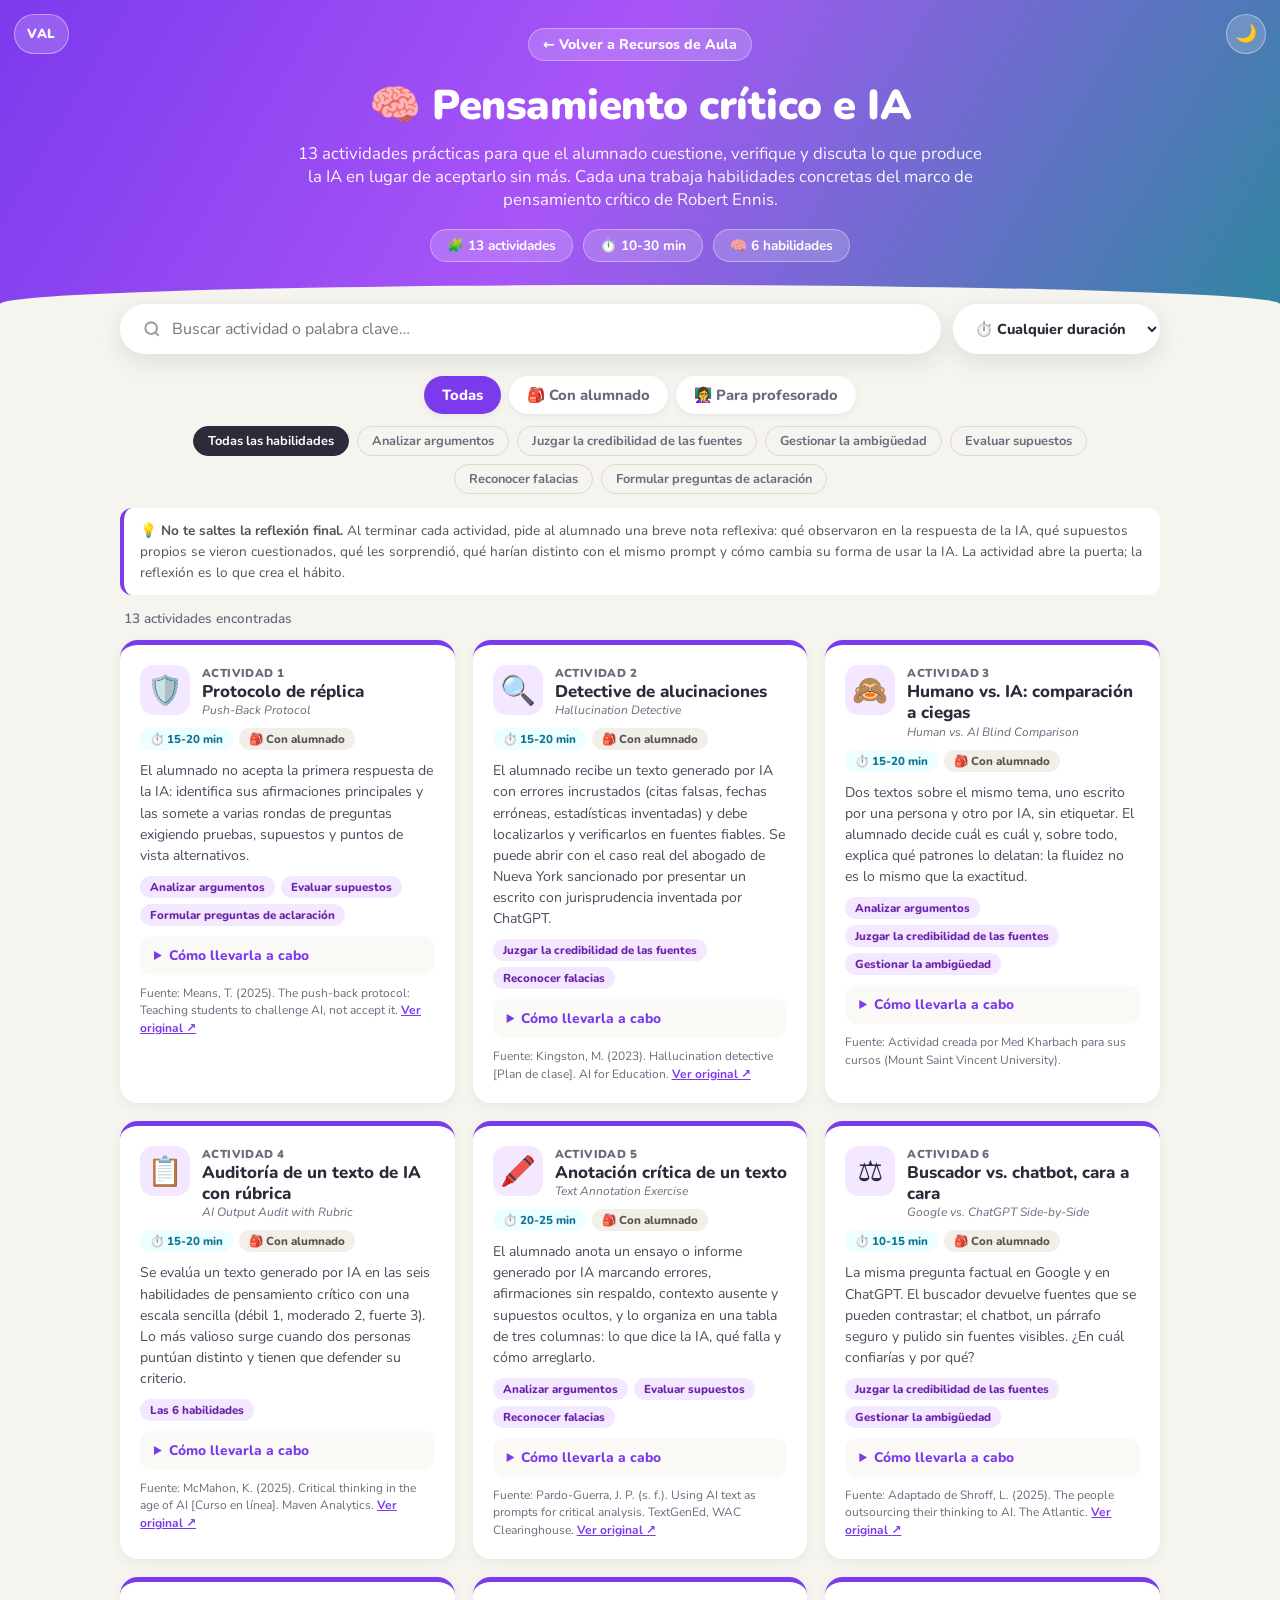
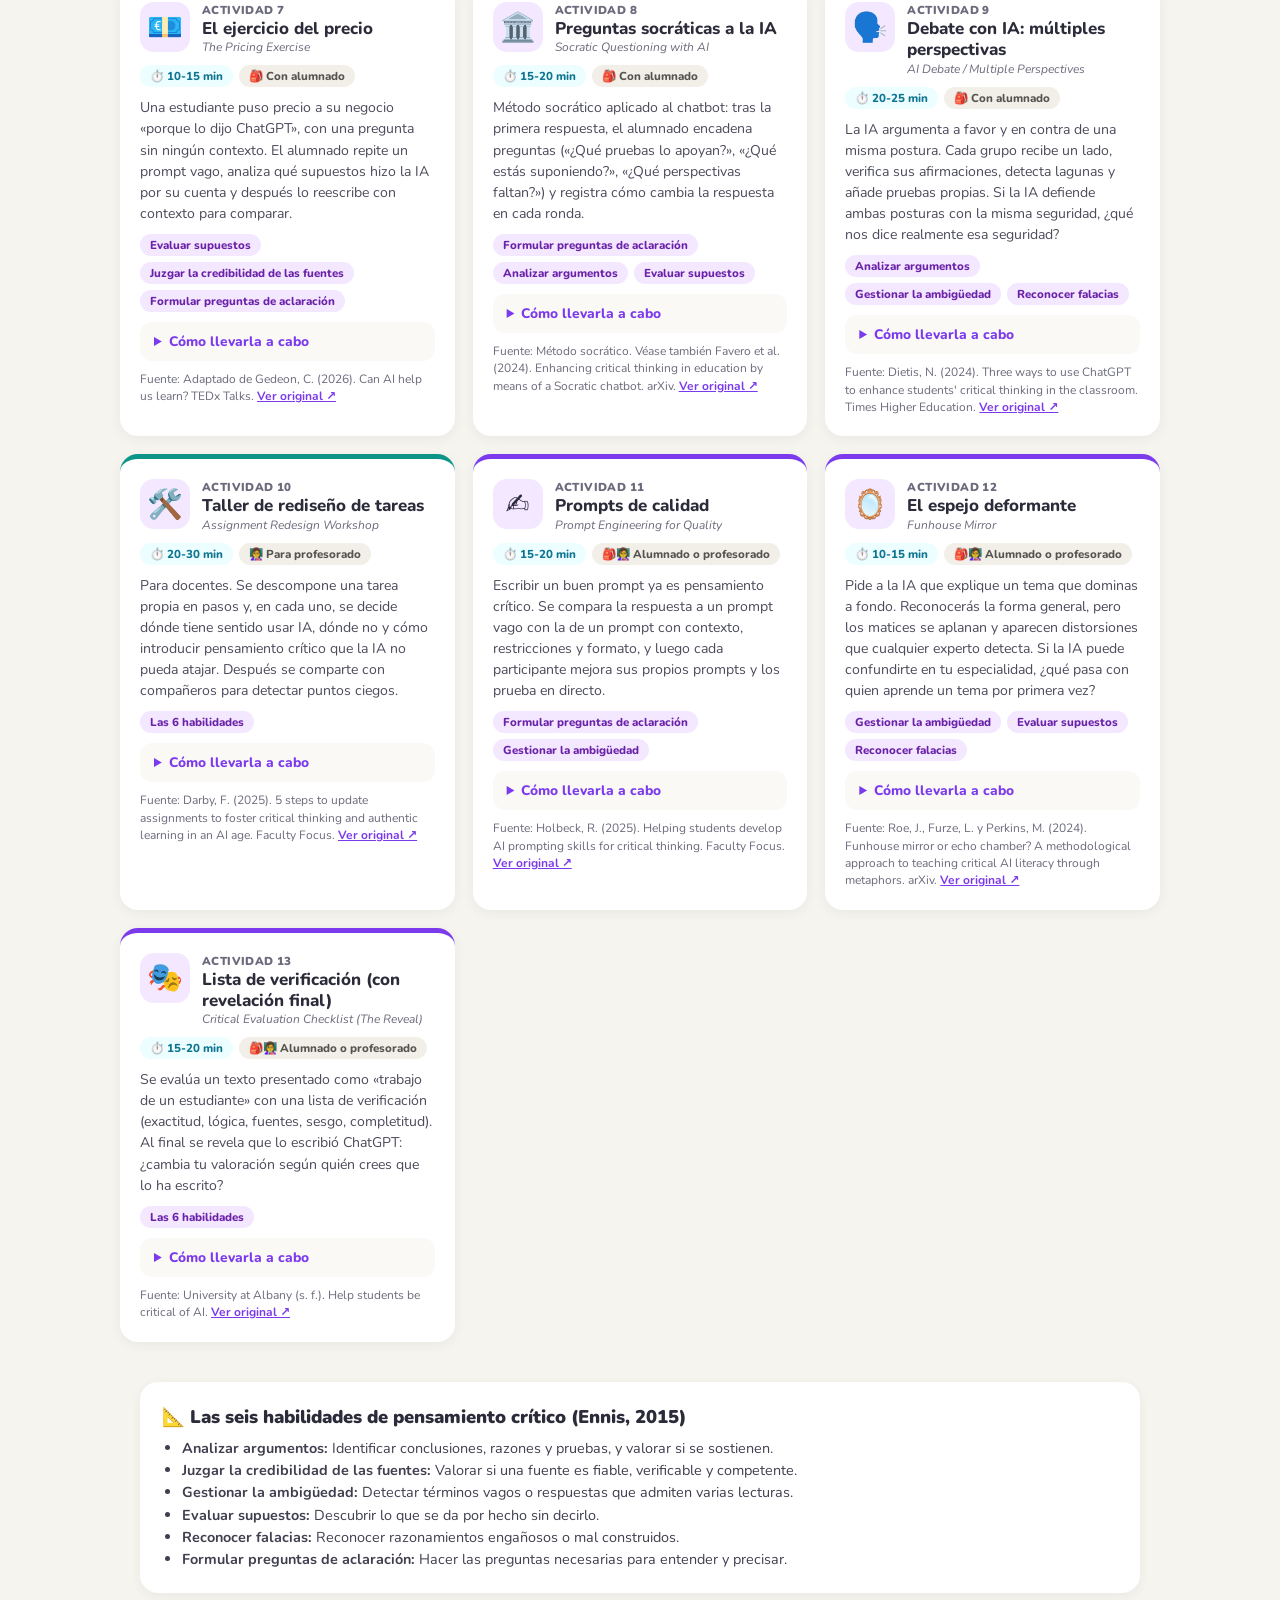
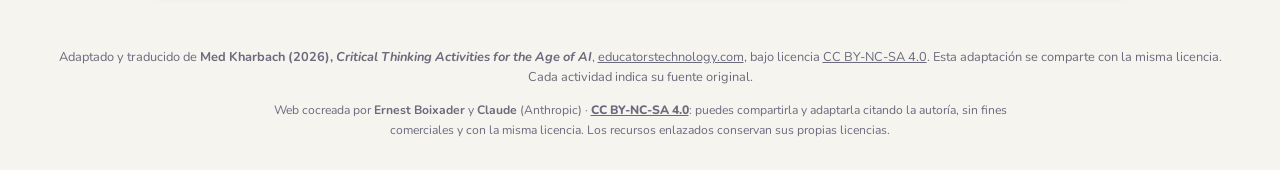
<file: pensamiento-critico.html>
<!DOCTYPE html>
<html lang="es">
<head>
<meta charset="UTF-8">
<meta name="viewport" content="width=device-width, initial-scale=1.0">
<title>Pensamiento crítico e IA · Recursos de Aula</title>
<link rel="icon" href="data:image/svg+xml,%3Csvg xmlns=%22http://www.w3.org/2000/svg%22 viewBox=%220 0 100 100%22%3E%3Ctext y=%22.9em%22 font-size=%2290%22%3E🎒%3C/text%3E%3C/svg%3E">
<link rel="preconnect" href="https://fonts.googleapis.com">
<link href="https://fonts.googleapis.com/css2?family=Nunito:wght@400;600;700;800;900&display=swap" rel="stylesheet">
<style>
  :root{
    --bg:#f6f4ef; --card:#ffffff; --ink:#2b2b3a; --muted:#6b6b7d;
    --pc:#7c3aed; --pc2:#0d9488; --soft:#f3e8ff;
    --radius:18px;
  }
  *{box-sizing:border-box;margin:0;padding:0}
  body{font-family:'Nunito',system-ui,sans-serif;background:var(--bg);color:var(--ink);min-height:100vh}
  header{background:linear-gradient(120deg,#7c3aed 0%,#a855f7 45%,#0d9488 115%);
    color:#fff;padding:28px 24px 60px;text-align:center;position:relative;overflow:hidden}
  header::after{content:"";position:absolute;left:0;right:0;bottom:-1px;height:38px;
    background:var(--bg);border-radius:100% 100% 0 0 / 38px 38px 0 0}
  .back{display:inline-flex;align-items:center;gap:6px;color:#fff;text-decoration:none;font-weight:800;
    font-size:.88rem;background:rgba(255,255,255,.18);border:1px solid rgba(255,255,255,.35);
    padding:6px 14px;border-radius:999px;margin-bottom:16px;transition:.15s}
  .back:hover{background:rgba(255,255,255,.3)}
  header h1{font-size:clamp(1.6rem,4vw,2.6rem);font-weight:900;letter-spacing:-.5px}
  header p{margin-top:8px;font-size:1.05rem;opacity:.95;max-width:700px;margin-inline:auto}
  .stats{display:flex;gap:10px;justify-content:center;margin-top:18px;flex-wrap:wrap}
  .stat{background:rgba(255,255,255,.18);border:1px solid rgba(255,255,255,.35);padding:6px 16px;border-radius:999px;font-weight:700;font-size:.85rem}

  .toolbar{max-width:1080px;margin:-18px auto 0;padding:0 20px;position:relative;z-index:2;display:flex;gap:12px;flex-wrap:wrap}
  .search-box{flex:1 1 320px;display:flex;align-items:center;gap:10px;background:var(--card);border-radius:999px;
    padding:12px 20px;box-shadow:0 8px 24px rgba(43,43,58,.10);border:2px solid transparent;transition:.2s}
  .search-box:focus-within{border-color:var(--pc)}
  .search-box svg{flex-shrink:0;opacity:.45}
  .search-box input{border:none;outline:none;font:inherit;font-size:1rem;width:100%;background:transparent;color:var(--ink)}
  select.sel{border:none;font:inherit;font-weight:800;font-size:.9rem;color:var(--ink);background:var(--card);
    border-radius:999px;padding:12px 18px;box-shadow:0 8px 24px rgba(43,43,58,.10);cursor:pointer;outline:none}

  .tabs{display:flex;gap:8px;justify-content:center;flex-wrap:wrap;margin:22px auto 6px;padding:0 20px;max-width:1080px}
  .tab{border:none;cursor:pointer;font:inherit;font-weight:800;font-size:.92rem;padding:9px 18px;border-radius:999px;
    background:#fff;color:var(--muted);box-shadow:0 2px 6px rgba(43,43,58,.07);transition:.18s}
  .tab:hover{transform:translateY(-1px)}
  .tab.active{color:#fff;background:var(--pc)}
  .chips{display:flex;gap:8px;justify-content:center;flex-wrap:wrap;margin:12px auto 4px;padding:0 20px;max-width:1080px}
  .chip{border:1.5px solid #ddd8ce;background:transparent;cursor:pointer;font:inherit;font-size:.8rem;font-weight:700;
    color:var(--muted);padding:5px 14px;border-radius:999px;transition:.15s}
  .chip:hover{border-color:var(--ink);color:var(--ink)}
  .chip.active{background:var(--ink);border-color:var(--ink);color:#fff}

  .note{max-width:1040px;margin:14px auto 0;padding:12px 16px;font-size:.85rem;color:#57534e;background:#fff;
    border-radius:12px;border-left:4px solid var(--pc);line-height:1.55}
  .count{max-width:1080px;margin:14px auto 0;padding:0 24px;font-size:.85rem;color:var(--muted);font-weight:600}
  .grid{max-width:1080px;margin:12px auto 40px;padding:0 20px;display:grid;grid-template-columns:repeat(auto-fill,minmax(min(320px,100%),1fr));gap:18px}
  .card{background:var(--card);border-radius:var(--radius);padding:20px;display:flex;flex-direction:column;gap:10px;
    box-shadow:0 3px 12px rgba(43,43,58,.06);border-top:5px solid var(--pc);transition:.2s;position:relative}
  .card.profesorado{border-color:var(--pc2)}
  .card:hover{transform:translateY(-3px);box-shadow:0 12px 28px rgba(43,43,58,.13)}
  .card-top{display:flex;gap:12px;align-items:flex-start}
  .icon{font-size:1.8rem;width:50px;height:50px;flex-shrink:0;display:grid;place-items:center;border-radius:14px;background:var(--soft)}
  .num{font-size:.72rem;font-weight:900;color:var(--muted);letter-spacing:.4px}
  .card h3{font-size:1.06rem;font-weight:800;line-height:1.25}
  .orig{font-size:.75rem;color:var(--muted);font-style:italic}
  .desc{font-size:.88rem;color:#4b4b5c;line-height:1.5}
  .badges{display:flex;gap:6px;flex-wrap:wrap}
  .badge{font-size:.72rem;font-weight:800;padding:3px 10px;border-radius:999px}
  .badge.t{background:#ecfeff;color:#0e7490}
  .badge.p{background:#f1efe8;color:#57534e}
  .badge.h{background:#f3e8ff;color:#6b21a8}
  details{background:#faf9f6;border-radius:12px;padding:10px 14px}
  summary{cursor:pointer;font-weight:800;font-size:.86rem;color:var(--pc)}
  ol{margin:8px 0 0 20px;font-size:.86rem;line-height:1.55;color:#3f3f4f}
  ol li{margin-bottom:4px}
  .src{font-size:.75rem;color:var(--muted);line-height:1.45}
  .src a{color:var(--pc);font-weight:700}

  .cierre{max-width:1040px;margin:0 auto 30px;padding:0 20px}
  .cierre .box{background:#fff;border-radius:var(--radius);padding:22px;box-shadow:0 3px 12px rgba(43,43,58,.06)}
  .cierre h2{font-size:1.15rem;font-weight:900;margin-bottom:8px}
  .cierre p,.cierre li{font-size:.9rem;line-height:1.55;color:#3f3f4f}
  .cierre ul{margin:8px 0 0 20px}
  .empty{grid-column:1/-1;text-align:center;padding:60px 20px;color:var(--muted)}
  footer{text-align:center;padding:24px;font-size:.8rem;color:var(--muted);line-height:1.6}
  footer a{color:inherit}
  @media (max-width:560px){.toolbar{flex-direction:column}.search-box{flex:none}.grid{grid-template-columns:1fr}}
</style>
<link rel="stylesheet" href="tema.css">
<script>(function(){var t=null;try{t=localStorage.getItem("tema")}catch(e){}var d=t?t==="oscuro":!!(window.matchMedia&&matchMedia("(prefers-color-scheme: dark)").matches);document.documentElement.dataset.theme=d?"dark":"light";})();</script>
<script src="i18n.js" data-pagina="pensamiento-critico"></script>
</head>
<body>
<header>
  <a class="back" href="./">← Volver a Recursos de Aula</a>
  <h1>🧠 Pensamiento crítico e IA</h1>
  <p>13 actividades prácticas para que el alumnado cuestione, verifique y discuta lo que produce la IA en lugar de aceptarlo sin más. Cada una trabaja habilidades concretas del marco de pensamiento crítico de Robert Ennis.</p>
  <div class="stats" id="stats"></div>
</header>

<div class="toolbar">
  <label class="search-box">
    <svg width="20" height="20" viewBox="0 0 24 24" fill="none" stroke="currentColor" stroke-width="2.5"><circle cx="11" cy="11" r="7"/><path d="m20 20-3.5-3.5"/></svg>
    <input id="q" type="search" placeholder="Buscar actividad o palabra clave…" autocomplete="off">
  </label>
  <select class="sel" id="tiempo" aria-label="Duración">
    <option value="todas">⏱️ Cualquier duración</option>
    <option value="15">Hasta 15 min</option>
    <option value="20">Hasta 20 min</option>
    <option value="30">Hasta 30 min</option>
  </select>
</div>

<div class="tabs" id="tabs">
  <button type="button" class="tab active" data-k="todos">Todas</button>
  <button type="button" class="tab" data-k="alumnado">🎒 Con alumnado</button>
  <button type="button" class="tab" data-k="profesorado">👩‍🏫 Para profesorado</button>
</div>
<div class="chips" id="chips"></div>
<p class="note" data-i18n="nota">💡 <strong>No te saltes la reflexión final.</strong> Al terminar cada actividad, pide al alumnado una breve nota reflexiva: qué observaron en la respuesta de la IA, qué supuestos propios se vieron cuestionados, qué les sorprendió, qué harían distinto con el mismo prompt y cómo cambia su forma de usar la IA. La actividad abre la puerta; la reflexión es lo que crea el hábito.</p>
<div class="count" id="count"></div>
<h2 class="sr-only">Actividades</h2>
<main class="grid" id="grid"></main>

<section class="cierre">
  <div class="box">
    <h2>📐 Las seis habilidades de pensamiento crítico (Ennis, 2015)</h2>
    <ul id="habs"></ul>
  </div>
</section>

<footer data-i18n="pie">
  Adaptado y traducido de <strong>Med Kharbach (2026), <em>Critical Thinking Activities for the Age of AI</em></strong>,
  <a href="https://www.educatorstechnology.com" target="_blank" rel="noopener">educatorstechnology.com</a>,
  bajo licencia <a href="https://creativecommons.org/licenses/by-nc-sa/4.0/deed.es" target="_blank" rel="noopener">CC BY-NC-SA 4.0</a>.
  Esta adaptación se comparte con la misma licencia.<br>Cada actividad indica su fuente original.
</footer>
<p class="licencia" data-i18n="licencia">Web cocreada por <strong>Ernest Boixader</strong> y <strong>Claude</strong> (Anthropic) · <a rel="license noopener" href="https://creativecommons.org/licenses/by-nc-sa/4.0/deed.es" target="_blank">CC BY-NC-SA 4.0</a>: puedes compartirla y adaptarla citando la autoría, sin fines comerciales y con la misma licencia. Los recursos enlazados conservan sus propias licencias.</p>

<script>
trDOM(document.body);
const HAB = {"arg": "Analizar argumentos", "fue": "Juzgar la credibilidad de las fuentes", "amb": "Gestionar la ambigüedad", "sup": "Evaluar supuestos", "fal": "Reconocer falacias", "pre": "Formular preguntas de aclaración"};
const ACT = [{"n": 1, "id": "push-back", "icon": "🛡️", "titulo": "Protocolo de réplica", "orig": "Push-Back Protocol", "min": 15, "max": 20, "hab": ["arg", "sup", "pre"], "publico": "alumnado", "resumen": "El alumnado no acepta la primera respuesta de la IA: identifica sus afirmaciones principales y las somete a varias rondas de preguntas exigiendo pruebas, supuestos y puntos de vista alternativos.", "pasos": ["Plantea a la IA una pregunta relacionada con tu materia.", "Lee la respuesta e identifica las afirmaciones principales.", "Cuestiona la respuesta: pide pruebas, fuentes y el razonamiento detrás de cada afirmación.", "Cuestiona los supuestos: ¿qué da por hecho la respuesta?", "Busca alternativas: pregunta a la IA si hay posturas contrarias o excepciones."], "fuente": "Means, T. (2025). The push-back protocol: Teaching students to challenge AI, not accept it.", "url": "https://tawnyameans.substack.com/p/the-push-back-protocol-teaching-students"}, {"n": 2, "id": "detective-alucinaciones", "icon": "🔍", "titulo": "Detective de alucinaciones", "orig": "Hallucination Detective", "min": 15, "max": 20, "hab": ["fue", "fal"], "publico": "alumnado", "resumen": "El alumnado recibe un texto generado por IA con errores incrustados (citas falsas, fechas erróneas, estadísticas inventadas) y debe localizarlos y verificarlos en fuentes fiables. Se puede abrir con el caso real del abogado de Nueva York sancionado por presentar un escrito con jurisprudencia inventada por ChatGPT.", "pasos": ["Presenta el caso real del abogado cuyo escrito generado con ChatGPT contenía citas judiciales inventadas.", "Reparte textos generados por IA con alucinaciones conocidas.", "El alumnado verifica cada afirmación, cita y estadística en fuentes fiables.", "Los grupos exponen qué era inventado y cómo lo comprobaron.", "Debate: ¿por qué alucina la IA y qué estrategias nos protegen?"], "fuente": "Kingston, M. (2023). Hallucination detective [Plan de clase]. AI for Education.", "url": "https://www.aiforeducation.io/curriculum/lesson-3"}, {"n": 3, "id": "comparacion-ciega", "icon": "🙈", "titulo": "Humano vs. IA: comparación a ciegas", "orig": "Human vs. AI Blind Comparison", "min": 15, "max": 20, "hab": ["arg", "fue", "amb"], "publico": "alumnado", "resumen": "Dos textos sobre el mismo tema, uno escrito por una persona y otro por IA, sin etiquetar. El alumnado decide cuál es cuál y, sobre todo, explica qué patrones lo delatan: la fluidez no es lo mismo que la exactitud.", "pasos": ["Prepara dos textos sobre el mismo tema (uno humano y otro de IA) sin etiquetas.", "El alumnado lee ambos con atención y toma notas.", "Individualmente, cada persona decide cuál cree que es de IA y justifica por qué.", "En pequeños grupos comparan observaciones y argumentos.", "Revela la respuesta y debate: ¿qué patrones distinguen la escritura de IA de la humana?"], "fuente": "Actividad creada por Med Kharbach para sus cursos (Mount Saint Vincent University).", "url": ""}, {"n": 4, "id": "auditoria-rubrica", "icon": "📋", "titulo": "Auditoría de un texto de IA con rúbrica", "orig": "AI Output Audit with Rubric", "min": 15, "max": 20, "hab": ["arg", "fue", "amb", "sup", "fal", "pre"], "publico": "alumnado", "resumen": "Se evalúa un texto generado por IA en las seis habilidades de pensamiento crítico con una escala sencilla (débil 1, moderado 2, fuerte 3). Lo más valioso surge cuando dos personas puntúan distinto y tienen que defender su criterio.", "pasos": ["Reparte un texto generado por IA sobre un tema de tu materia.", "Cada participante lo puntúa con la rúbrica (débil 1, moderado 2, fuerte 3) en cada criterio.", "Por parejas o en grupo, comparad las puntuaciones y debatid los desacuerdos.", "Identificad en qué criterios la IA sale mejor y peor parada.", "Debate: ¿qué revela esto sobre los puntos fuertes y ciegos de la IA?"], "fuente": "McMahon, K. (2025). Critical thinking in the age of AI [Curso en línea]. Maven Analytics.", "url": "https://mavenanalytics.io/course/critical-thinking-in-the-age-of-ai"}, {"n": 5, "id": "anotacion-texto", "icon": "🖍️", "titulo": "Anotación crítica de un texto", "orig": "Text Annotation Exercise", "min": 20, "max": 25, "hab": ["arg", "sup", "fal"], "publico": "alumnado", "resumen": "El alumnado anota un ensayo o informe generado por IA marcando errores, afirmaciones sin respaldo, contexto ausente y supuestos ocultos, y lo organiza en una tabla de tres columnas: lo que dice la IA, qué falla y cómo arreglarlo.", "pasos": ["Proporciona un ensayo o informe generado por IA sobre un tema del curso.", "El alumnado lo anota por categorías: errores factuales, afirmaciones sin respaldo, contexto ausente, supuestos ocultos.", "Para cada problema escriben una nota breve: qué está mal y cómo corregirlo.", "Elaboran una tabla resumen con tres columnas: texto original, problema y corrección propuesta.", "Ponen en común los hallazgos e identifican los fallos más frecuentes."], "fuente": "Pardo-Guerra, J. P. (s. f.). Using AI text as prompts for critical analysis. TextGenEd, WAC Clearinghouse.", "url": "https://wacclearinghouse.org/repository/collections/textgened/rhetorical-engagements/using-ai-text-as-prompts-for-critical-analysis/"}, {"n": 6, "id": "buscador-vs-chatbot", "icon": "⚖️", "titulo": "Buscador vs. chatbot, cara a cara", "orig": "Google vs. ChatGPT Side-by-Side", "min": 10, "max": 15, "hab": ["fue", "amb"], "publico": "alumnado", "resumen": "La misma pregunta factual en Google y en ChatGPT. El buscador devuelve fuentes que se pueden contrastar; el chatbot, un párrafo seguro y pulido sin fuentes visibles. ¿En cuál confiarías y por qué?", "pasos": ["Elige una pregunta factual de tu materia.", "Búscala en Google y anota los 3-5 primeros resultados y sus fuentes.", "Haz la misma pregunta a ChatGPT y lee la respuesta.", "Compara: ¿cuántas fuentes da cada uno? ¿Qué respuesta se puede verificar mejor?", "Debate: ¿qué ganamos y qué perdemos entre comodidad y credibilidad?"], "fuente": "Adaptado de Shroff, L. (2025). The people outsourcing their thinking to AI. The Atlantic.", "url": "https://www.theatlantic.com/technology/2025/12/people-outsourcing-their-thinking-ai/685093/"}, {"n": 7, "id": "ejercicio-precio", "icon": "💶", "titulo": "El ejercicio del precio", "orig": "The Pricing Exercise", "min": 10, "max": 15, "hab": ["sup", "fue", "pre"], "publico": "alumnado", "prompts": true, "resumen": "Una estudiante puso precio a su negocio «porque lo dijo ChatGPT», con una pregunta sin ningún contexto. El alumnado repite un prompt vago, analiza qué supuestos hizo la IA por su cuenta y después lo reescribe con contexto para comparar.", "pasos": ["Presenta el caso: alguien pregunta a ChatGPT «¿Qué precio pongo a mi negocio?» casi sin contexto.", "El alumnado lanza un prompt igual de vago en sus dispositivos.", "Evalúan la respuesta: ¿cita fuentes? ¿Se ajusta a algún caso real? ¿Qué supone la IA?", "Debate: ¿qué haría distinto una persona con pensamiento crítico?", "Reescriben el prompt con contexto y restricciones y comparan los resultados."], "fuente": "Adaptado de Gedeon, C. (2026). Can AI help us learn? TEDx Talks.", "url": "https://www.youtube.com/watch?v=m8WomdCLBqE"}, {"n": 8, "id": "preguntas-socraticas", "icon": "🏛️", "titulo": "Preguntas socráticas a la IA", "orig": "Socratic Questioning with AI", "min": 15, "max": 20, "hab": ["pre", "arg", "sup"], "publico": "alumnado", "resumen": "Método socrático aplicado al chatbot: tras la primera respuesta, el alumnado encadena preguntas («¿Qué pruebas lo apoyan?», «¿Qué estás suponiendo?», «¿Qué perspectivas faltan?») y registra cómo cambia la respuesta en cada ronda.", "pasos": ["Haz a ChatGPT una pregunta de fondo sobre tu materia.", "NO aceptes la primera respuesta. Pregunta: «¿Qué pruebas apoyan esto?»", "Continúa con: «¿Qué supuestos hay detrás de esta respuesta?»", "Después: «¿Qué perspectivas o contraargumentos faltan?»", "Documenta cómo evoluciona la respuesta de la IA en cada ronda."], "fuente": "Método socrático. Véase también Favero et al. (2024). Enhancing critical thinking in education by means of a Socratic chatbot. arXiv.", "url": "https://arxiv.org/abs/2409.05511"}, {"n": 9, "id": "debate-ia", "icon": "🗣️", "titulo": "Debate con IA: múltiples perspectivas", "orig": "AI Debate / Multiple Perspectives", "min": 20, "max": 25, "hab": ["arg", "amb", "fal"], "publico": "alumnado", "resumen": "La IA argumenta a favor y en contra de una misma postura. Cada grupo recibe un lado, verifica sus afirmaciones, detecta lagunas y añade pruebas propias. Si la IA defiende ambas posturas con la misma seguridad, ¿qué nos dice realmente esa seguridad?", "pasos": ["Elige un tema debatible de tu materia.", "Pide a ChatGPT que argumente A FAVOR y entrega el texto al grupo A.", "Pide a ChatGPT que argumente EN CONTRA y entrega el texto al grupo B.", "Cada grupo verifica las afirmaciones, señala lagunas y añade sus propias pruebas y análisis.", "Los grupos exponen y toda la clase debate la calidad de la argumentación de la IA."], "fuente": "Dietis, N. (2024). Three ways to use ChatGPT to enhance students' critical thinking in the classroom. Times Higher Education.", "url": "https://www.timeshighereducation.com/campus/three-ways-use-chatgpt-enhance-students-critical-thinking-classroom"}, {"n": 10, "id": "redisenar-tarea", "icon": "🛠️", "titulo": "Taller de rediseño de tareas", "orig": "Assignment Redesign Workshop", "min": 20, "max": 30, "hab": ["arg", "fue", "amb", "sup", "fal", "pre"], "publico": "profesorado", "resumen": "Para docentes. Se descompone una tarea propia en pasos y, en cada uno, se decide dónde tiene sentido usar IA, dónde no y cómo introducir pensamiento crítico que la IA no pueda atajar. Después se comparte con compañeros para detectar puntos ciegos.", "pasos": ["Trae una tarea de tu curso actual.", "Divídela en pasos o componentes.", "Para cada paso decide: ¿dónde es apropiado usar IA? ¿Dónde debe limitarse? ¿Por qué?", "Rediseña la tarea con indicaciones claras sobre el uso de IA en cada fase.", "Comparte la tarea rediseñada con compañeros y recoge sus comentarios."], "fuente": "Darby, F. (2025). 5 steps to update assignments to foster critical thinking and authentic learning in an AI age. Faculty Focus.", "url": "https://www.facultyfocus.com/articles/effective-teaching-strategies/5-steps-to-update-assignments-to-foster-critical-thinking-and-authentic-learning-in-an-ai-age/"}, {"n": 11, "id": "prompts-calidad", "icon": "✍️", "titulo": "Prompts de calidad", "orig": "Prompt Engineering for Quality", "min": 15, "max": 20, "hab": ["pre", "amb"], "publico": "ambos", "prompts": true, "resumen": "Escribir un buen prompt ya es pensamiento crítico. Se compara la respuesta a un prompt vago con la de un prompt con contexto, restricciones y formato, y luego cada participante mejora sus propios prompts y los prueba en directo.", "pasos": ["Muestra un prompt vago y la respuesta que genera.", "Muestra un prompt mejorado (con contexto, restricciones y formato) y su respuesta.", "Los participantes escriben prompts mejorados para una situación real de su aula.", "Los prueban en directo y comparan la calidad de los resultados.", "Debate: ¿por qué escribir un buen prompt exige pensamiento crítico?"], "fuente": "Holbeck, R. (2025). Helping students develop AI prompting skills for critical thinking. Faculty Focus.", "url": "https://www.facultyfocus.com/articles/teaching-with-technology-articles/helping-students-develop-ai-prompting-skills-for-critical-thinking/"}, {"n": 12, "id": "espejo-deformante", "icon": "🪞", "titulo": "El espejo deformante", "orig": "Funhouse Mirror", "min": 10, "max": 15, "hab": ["amb", "sup", "fal"], "publico": "ambos", "resumen": "Pide a la IA que explique un tema que dominas a fondo. Reconocerás la forma general, pero los matices se aplanan y aparecen distorsiones que cualquier experto detecta. Si la IA puede confundirte en tu especialidad, ¿qué pasa con quien aprende un tema por primera vez?", "pasos": ["Elige un tema en el que seas realmente experto o experta.", "Pide a ChatGPT que lo explique o resuma en detalle.", "Lee con atención: ¿qué es exacto? ¿Qué está distorsionado o simplificado? ¿Qué falta?", "Anota las distorsiones concretas y explica por qué importan en tu campo.", "Debate: si la IA te engaña en tu propio tema, ¿qué ocurre con el alumnado ante temas nuevos?"], "fuente": "Roe, J., Furze, L. y Perkins, M. (2024). Funhouse mirror or echo chamber? A methodological approach to teaching critical AI literacy through metaphors. arXiv.", "url": "https://arxiv.org/abs/2411.14730"}, {"n": 13, "id": "lista-revelacion", "icon": "🎭", "titulo": "Lista de verificación (con revelación final)", "orig": "Critical Evaluation Checklist (The Reveal)", "min": 15, "max": 20, "hab": ["arg", "fue", "amb", "sup", "fal", "pre"], "publico": "ambos", "resumen": "Se evalúa un texto presentado como «trabajo de un estudiante» con una lista de verificación (exactitud, lógica, fuentes, sesgo, completitud). Al final se revela que lo escribió ChatGPT: ¿cambia tu valoración según quién crees que lo ha escrito?", "pasos": ["Reparte un texto generado por IA presentándolo como «trabajo de un estudiante» o «borrador».", "Los participantes lo evalúan con una lista: exactitud, lógica, fuentes, sesgo y completitud.", "Recoge las valoraciones iniciales y anota las puntuaciones.", "Revela que el texto lo generó íntegramente ChatGPT.", "Debate: ¿saber que era de IA cambia tu valoración? ¿Por qué?"], "fuente": "University at Albany (s. f.). Help students be critical of AI.", "url": "https://www.albany.edu/teaching-and-learning/teaching-resources/help-students-be-critical-ai"}];
const HAB_DESC = {
  arg:'Identificar conclusiones, razones y pruebas, y valorar si se sostienen.',
  fue:'Valorar si una fuente es fiable, verificable y competente.',
  amb:'Detectar términos vagos o respuestas que admiten varias lecturas.',
  sup:'Descubrir lo que se da por hecho sin decirlo.',
  fal:'Reconocer razonamientos engañosos o mal construidos.',
  pre:'Hacer las preguntas necesarias para entender y precisar.'
};
if(LANG==='va'&&VA.act){
  Object.assign(HAB,VA.HAB); Object.assign(HAB_DESC,VA.HAB_DESC);
  ACT.forEach(a=>Object.assign(a,VA.act[a.id]||{}));
}
let pub='todos', hab='todas', tiempo='todas', q='';
const esc=s=>String(s??'').replace(/[&<>"']/g,c=>({'&':'&amp;','<':'&lt;','>':'&gt;','"':'&quot;',"'":'&#39;'}[c]));
const norm=s=>String(s).toLowerCase().normalize('NFD').replace(/[̀-ͯ]/g,'');

document.getElementById('stats').innerHTML=
  `<span class="stat">🧩 ${tr('{n} actividades',{n:ACT.length})}</span><span class="stat">⏱️ 10-30 min</span><span class="stat">🧠 ${tr('6 habilidades')}</span>`;
document.getElementById('habs').innerHTML=Object.entries(HAB).map(([k,v])=>`<li><strong>${v}:</strong> ${HAB_DESC[k]}</li>`).join('');

const chips=document.getElementById('chips');
chips.innerHTML=[['todas',tr('Todas las habilidades')],...Object.entries(HAB)].map(([k,v])=>`<button type="button" class="chip${k===hab?' active':''}" data-k="${k}">${v}</button>`).join('');
chips.onclick=e=>{const b=e.target.closest('.chip'); if(!b) return; hab=b.dataset.k; chips.querySelectorAll('.chip').forEach(c=>c.classList.toggle('active',c===b)); render();};
const tabs=document.getElementById('tabs');
tabs.onclick=e=>{const b=e.target.closest('.tab'); if(!b) return; pub=b.dataset.k; tabs.querySelectorAll('.tab').forEach(t=>t.classList.toggle('active',t===b)); render();};
document.getElementById('q').addEventListener('input',e=>{q=e.target.value; render();});
document.getElementById('tiempo').addEventListener('change',e=>{tiempo=e.target.value; render();});

const PUB={alumnado:tr('🎒 Con alumnado'), profesorado:tr('👩‍🏫 Para profesorado'), ambos:tr('🎒👩‍🏫 Alumnado o profesorado')};
function render(){
  const nq=norm(q);
  const items=ACT.filter(a=>
    (pub==='todos'||a.publico===pub||a.publico==='ambos') &&
    (hab==='todas'||a.hab.includes(hab)) &&
    (tiempo==='todas'||a.max<=+tiempo) &&
    (!nq||norm(a.titulo+' '+a.orig+' '+a.resumen+' '+a.pasos.join(' ')+' '+a.hab.map(h=>HAB[h]).join(' ')).includes(nq)));
  document.getElementById('count').textContent=items.length===1?tr('1 actividad encontrada'):tr('{n} actividades encontradas',{n:items.length});
  const grid=document.getElementById('grid');
  if(!items.length){grid.innerHTML=`<div class="empty"><strong>${tr('No hay resultados.')}</strong><br>${tr('Prueba con otra búsqueda o quita algún filtro.')}</div>`;return;}
  grid.innerHTML=items.map(a=>`
    <article class="card ${a.publico==='profesorado'?'profesorado':''}" id="${a.id}">
      <div class="card-top"><div class="icon">${a.icon}</div>
        <div><div class="num">${tr('ACTIVIDAD {n}',{n:a.n})}</div><h3>${esc(a.titulo)}</h3><div class="orig">${esc(a.orig)}</div></div></div>
      <div class="badges"><span class="badge t">⏱️ ${a.min}-${a.max} min</span><span class="badge p">${PUB[a.publico]}</span></div>
      <p class="desc">${esc(a.resumen)}</p>
      <div class="badges">${a.hab.length===6?`<span class="badge h">${tr('Las 6 habilidades')}</span>`:a.hab.map(h=>`<span class="badge h">${HAB[h]}</span>`).join('')}</div>
      <details><summary>${tr('Cómo llevarla a cabo')}</summary><ol>${a.pasos.map(p=>`<li>${esc(p)}</li>`).join('')}</ol></details>
      <p class="src">${tr('Fuente:')} ${esc(a.fuente)}${a.url?` <a href="${esc(a.url)}" target="_blank" rel="noopener">${tr('Ver original ↗')}</a>`:''}</p>
    </article>`).join('');
}
render();
if(location.hash){const el=document.querySelector(location.hash); if(el) setTimeout(()=>el.scrollIntoView({behavior:'smooth',block:'center'}),100);}
</script>
<script src="tema.js"></script>
</body>
</html>
</file>
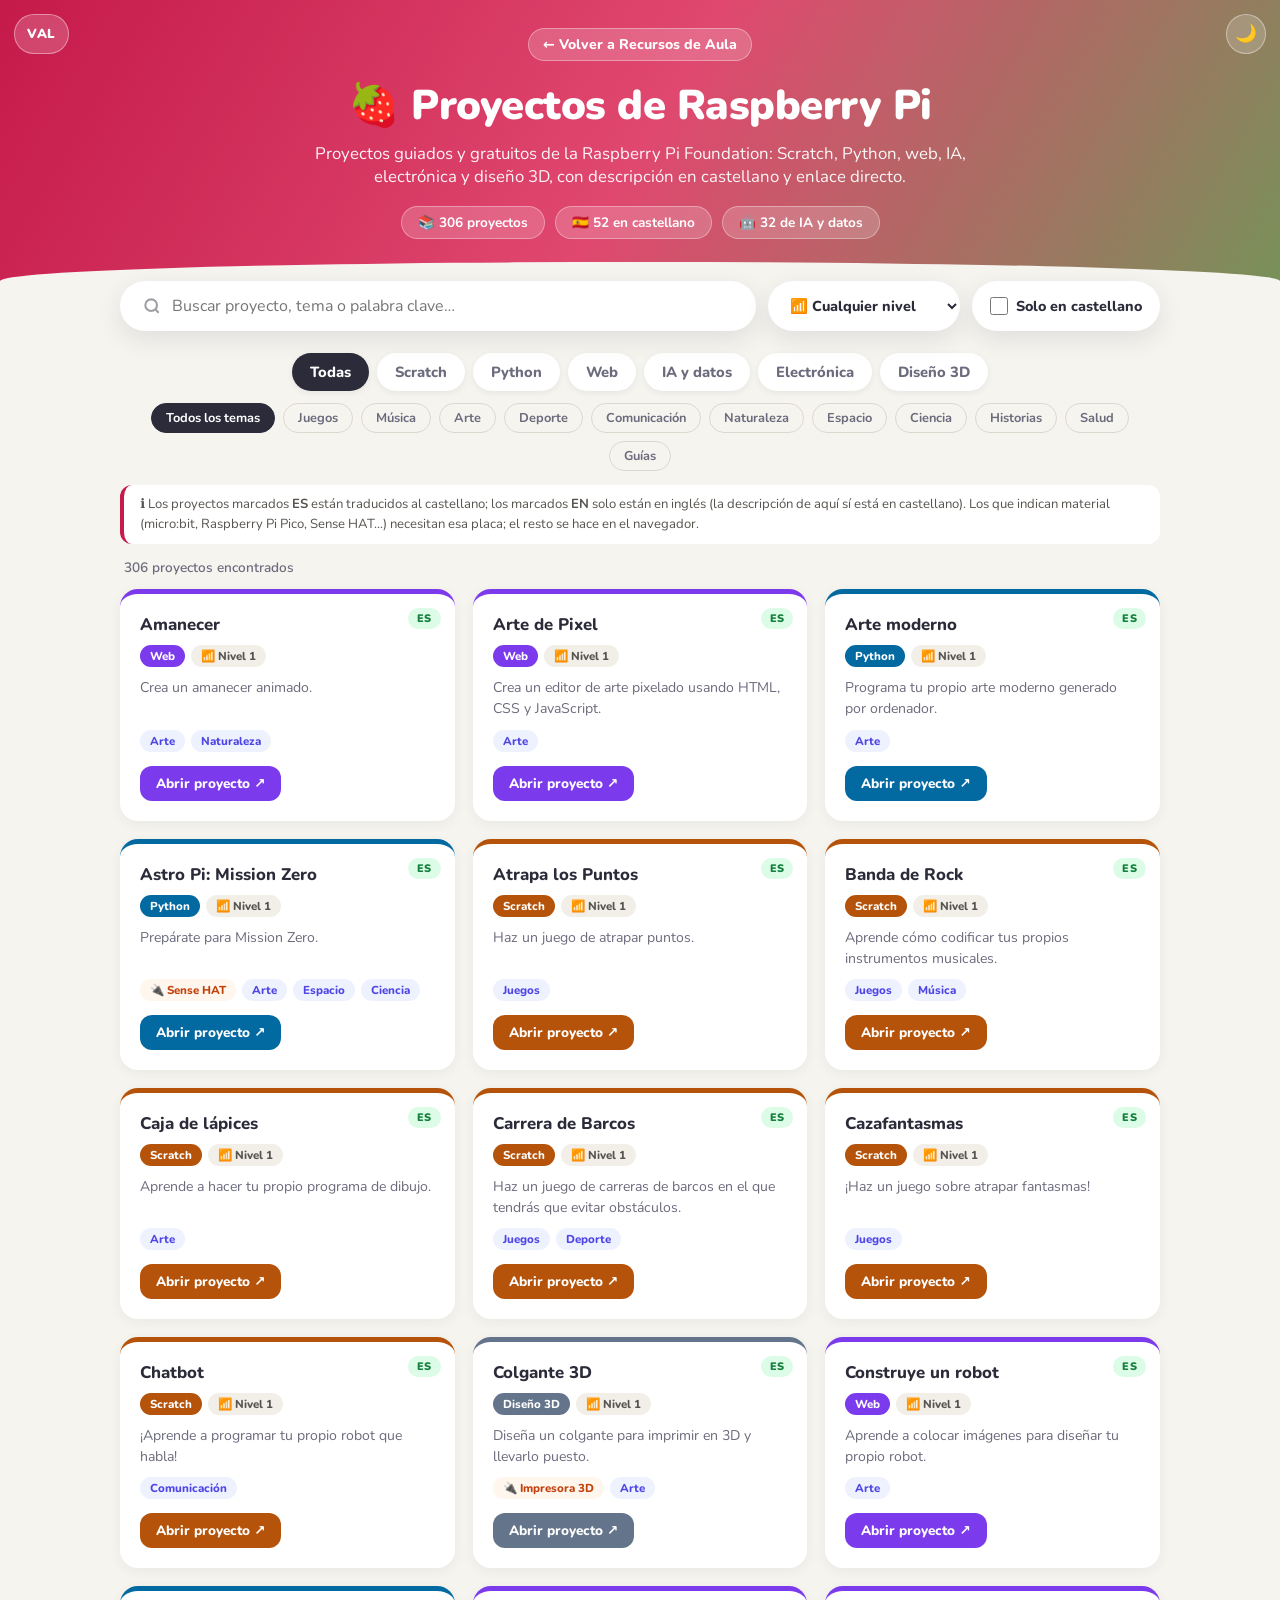
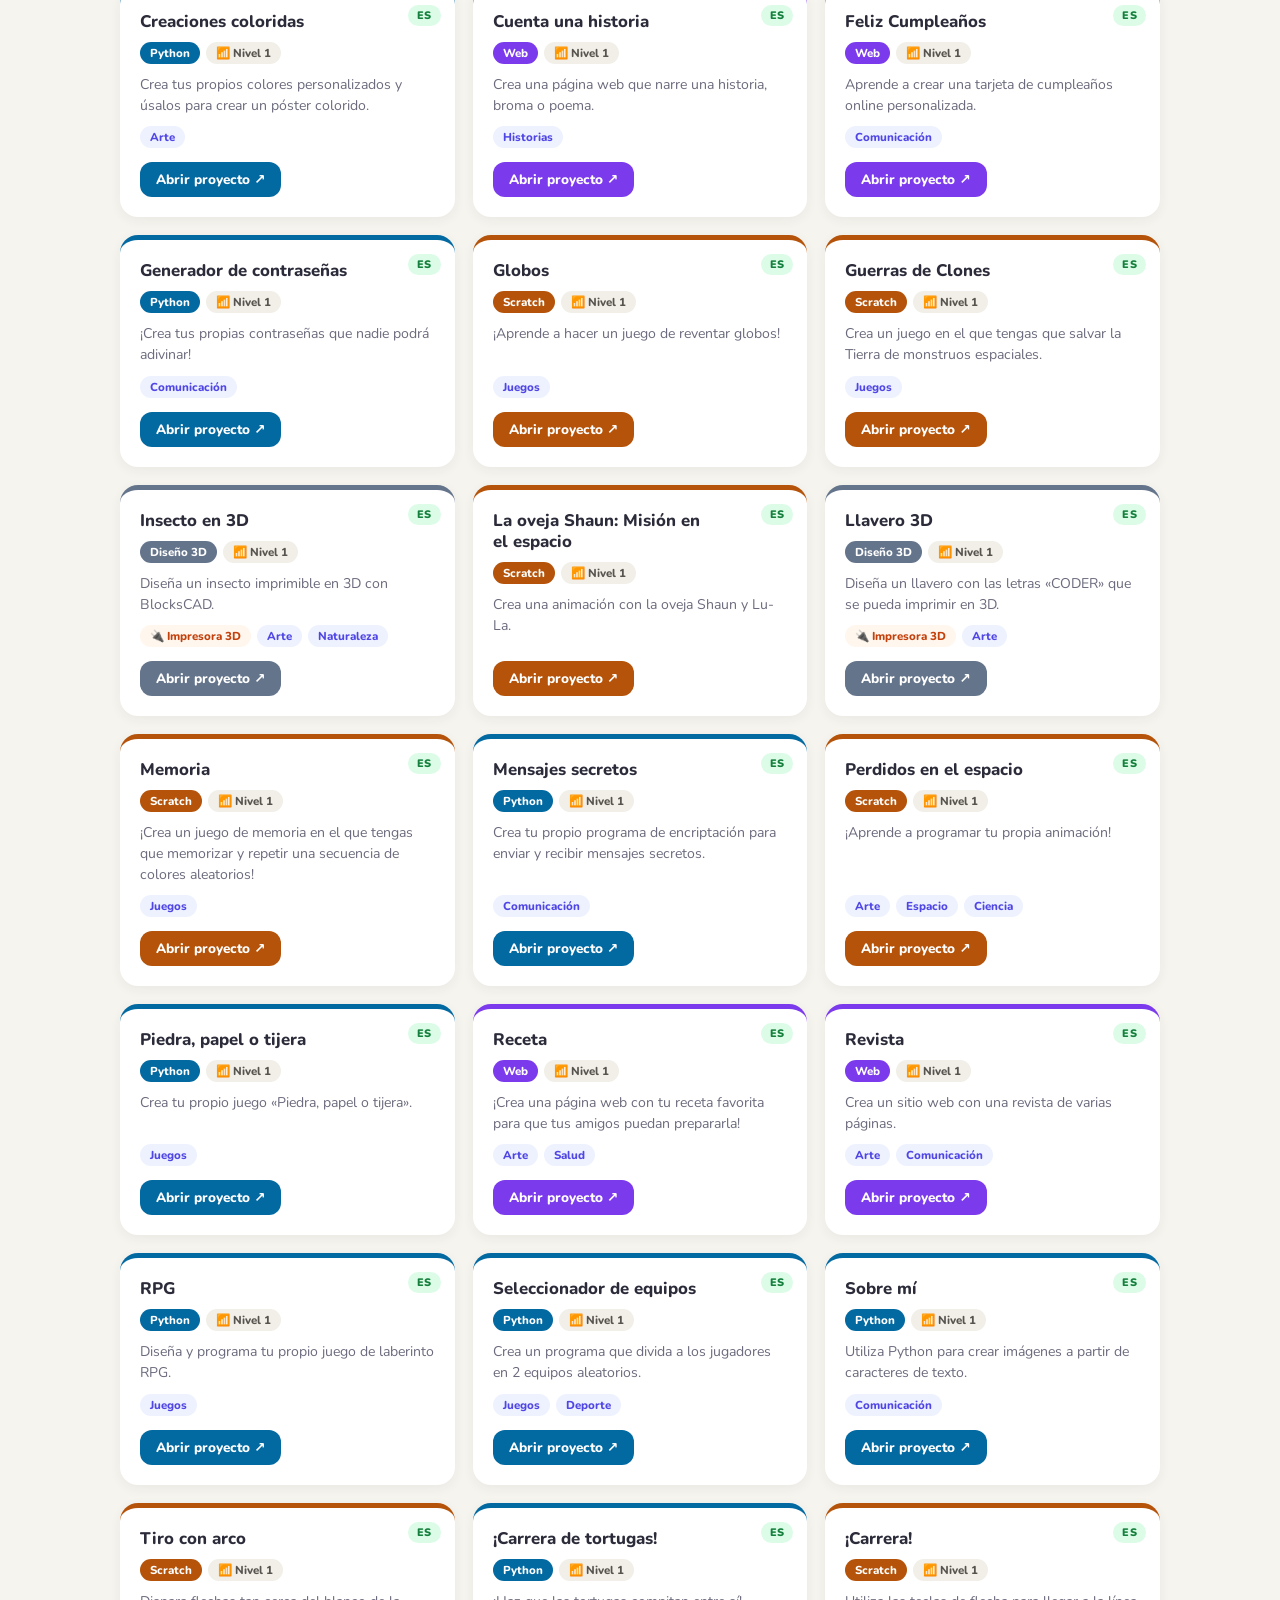
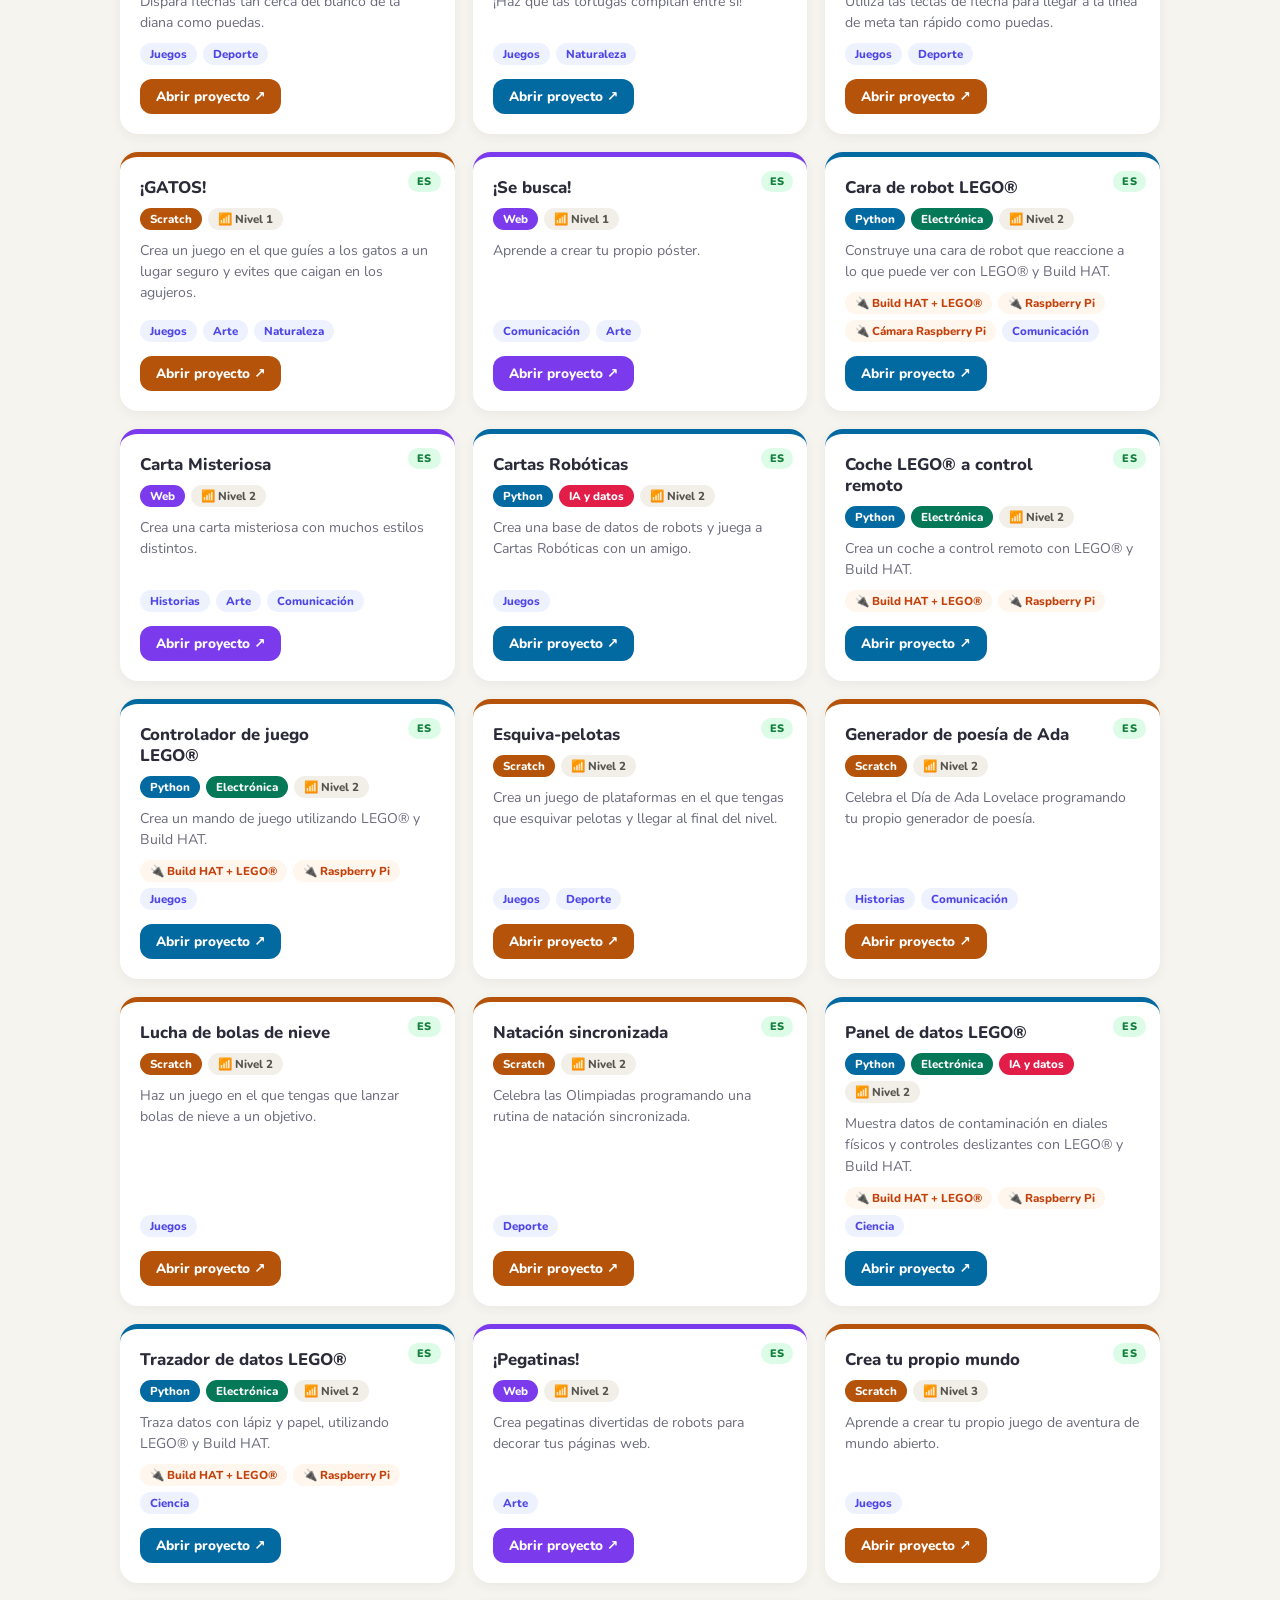
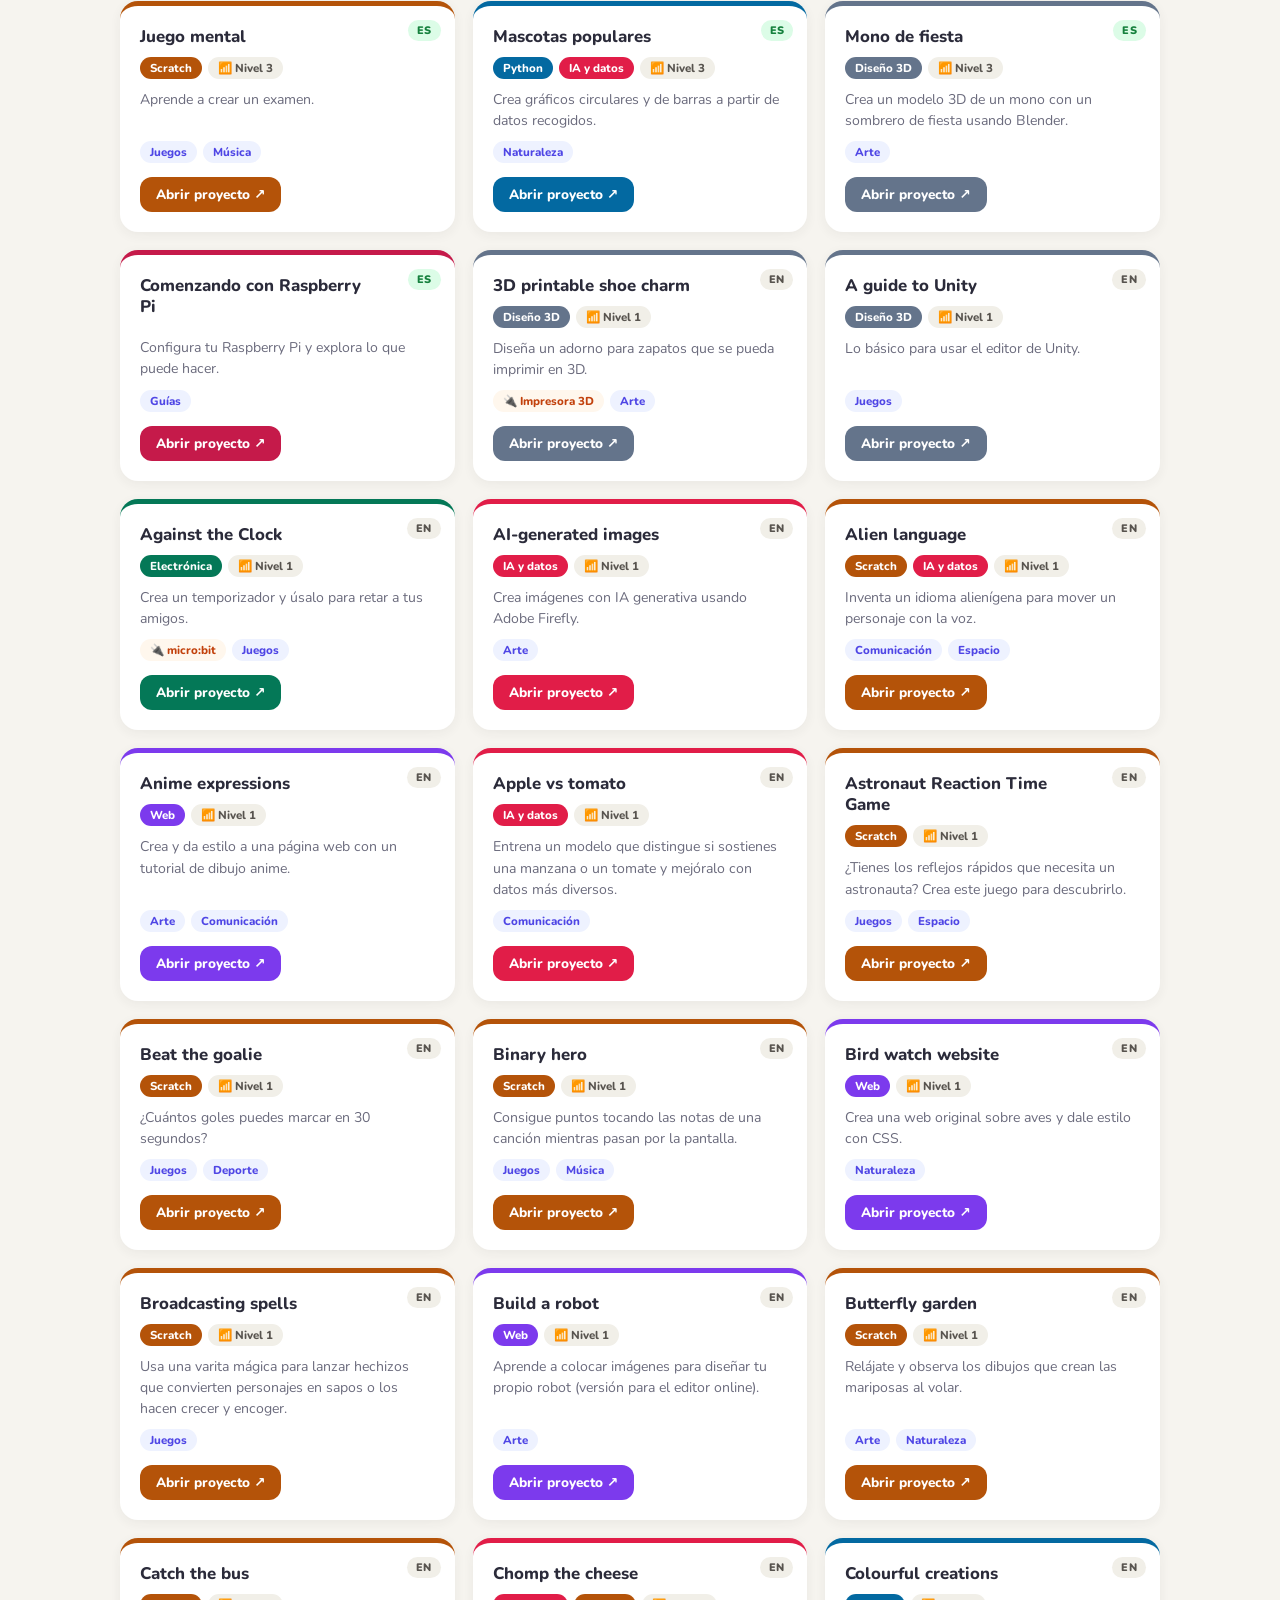
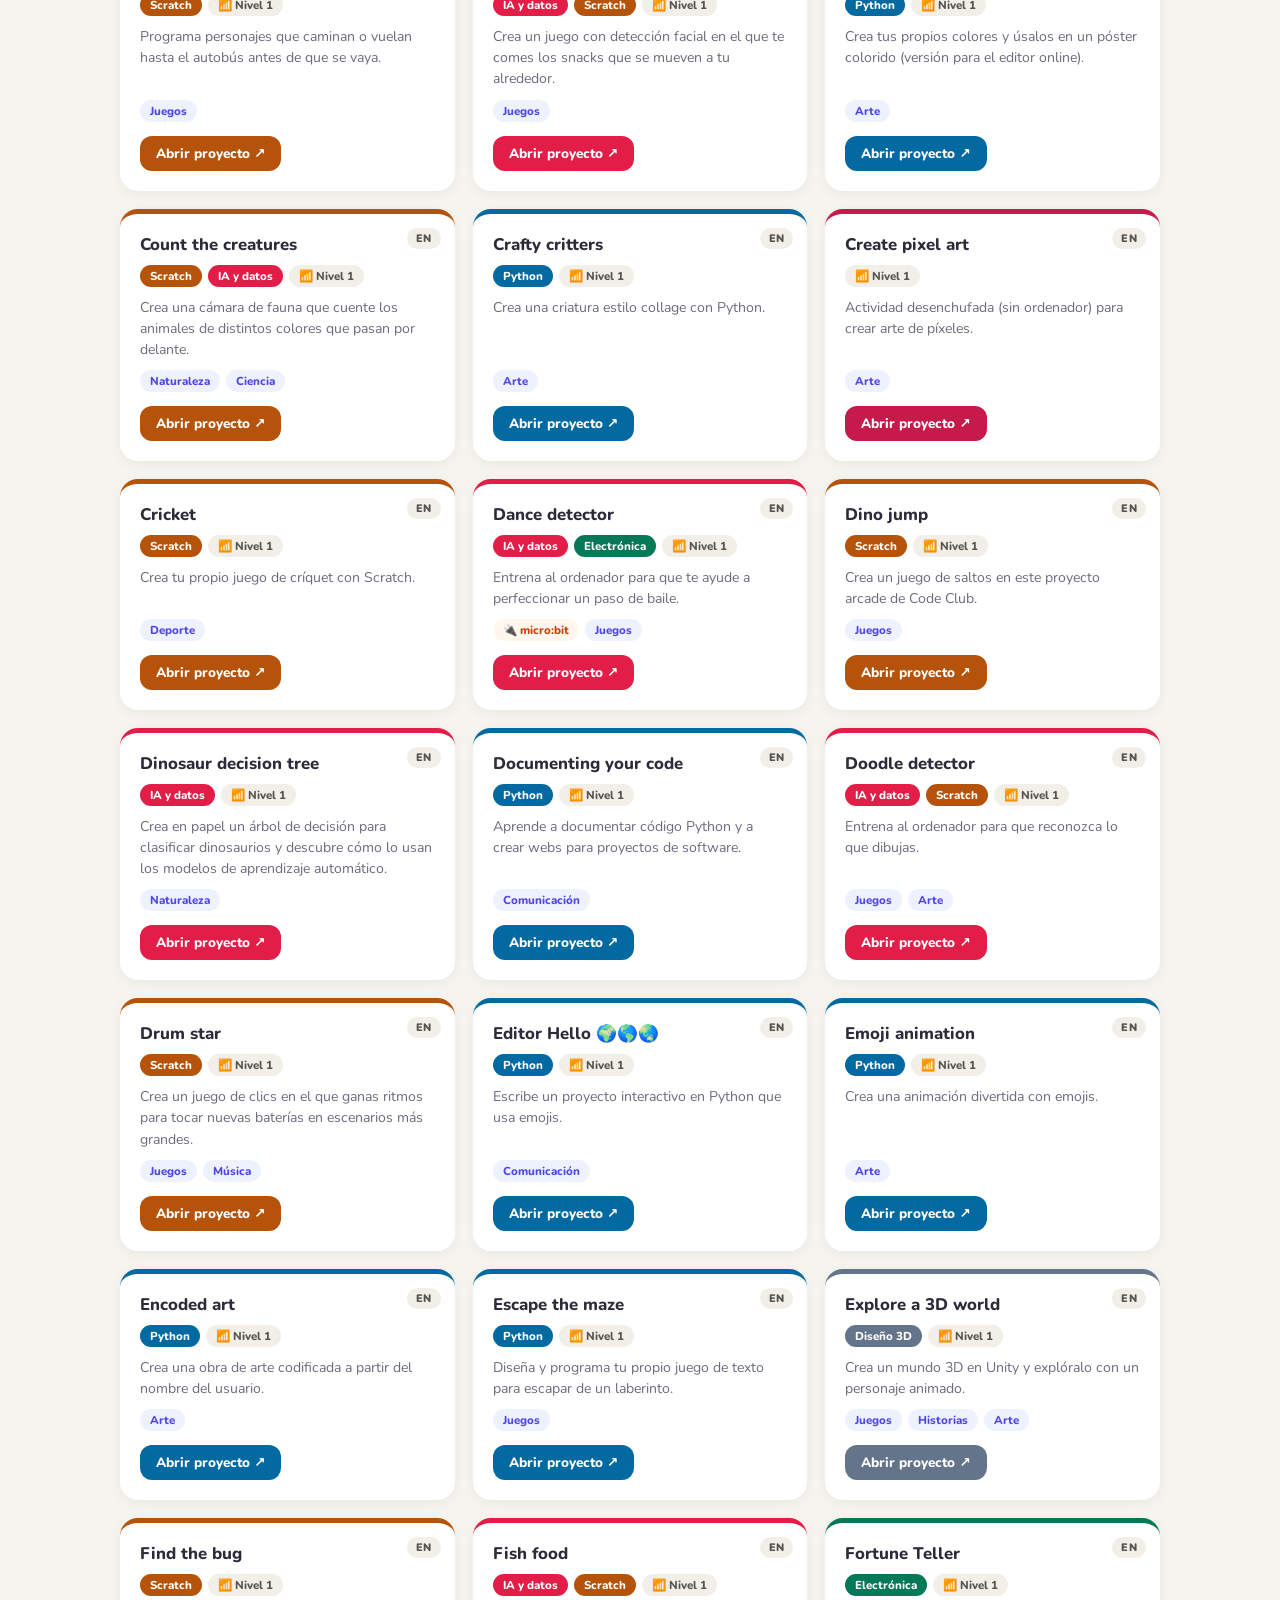
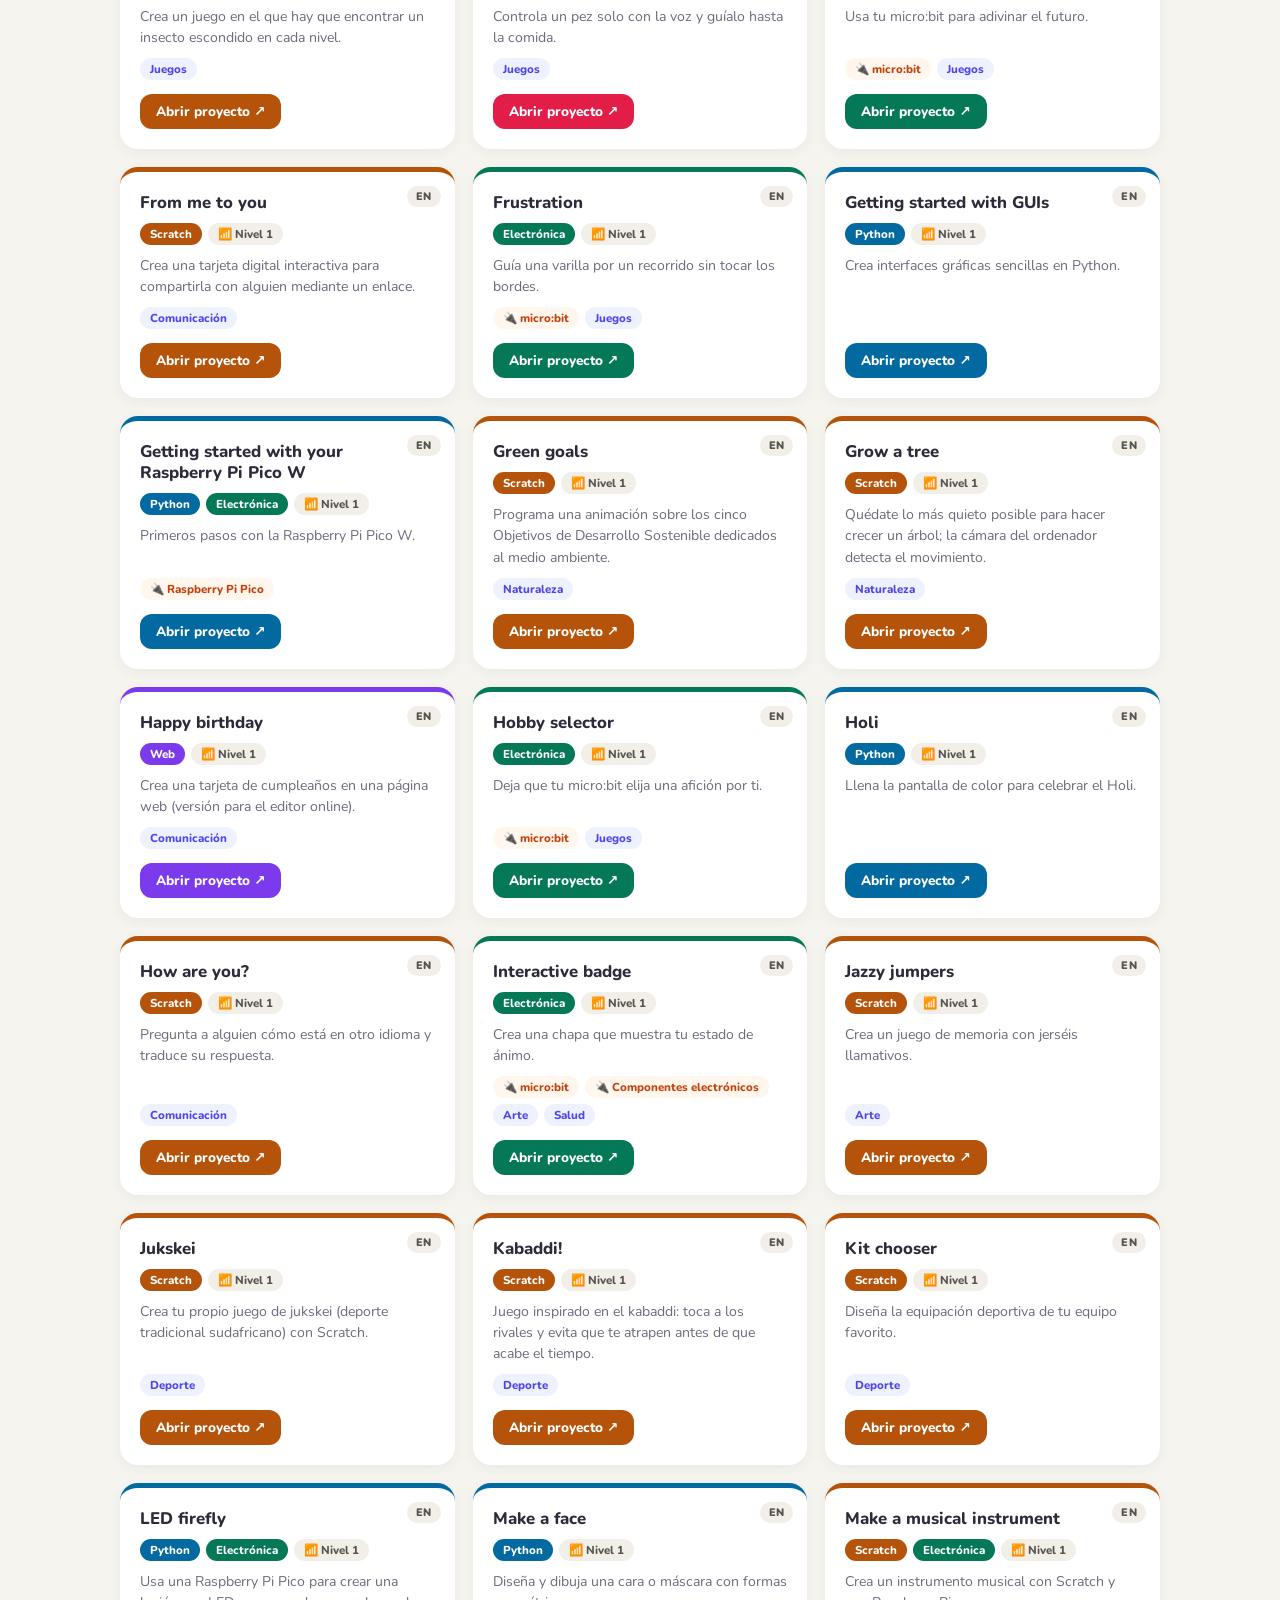
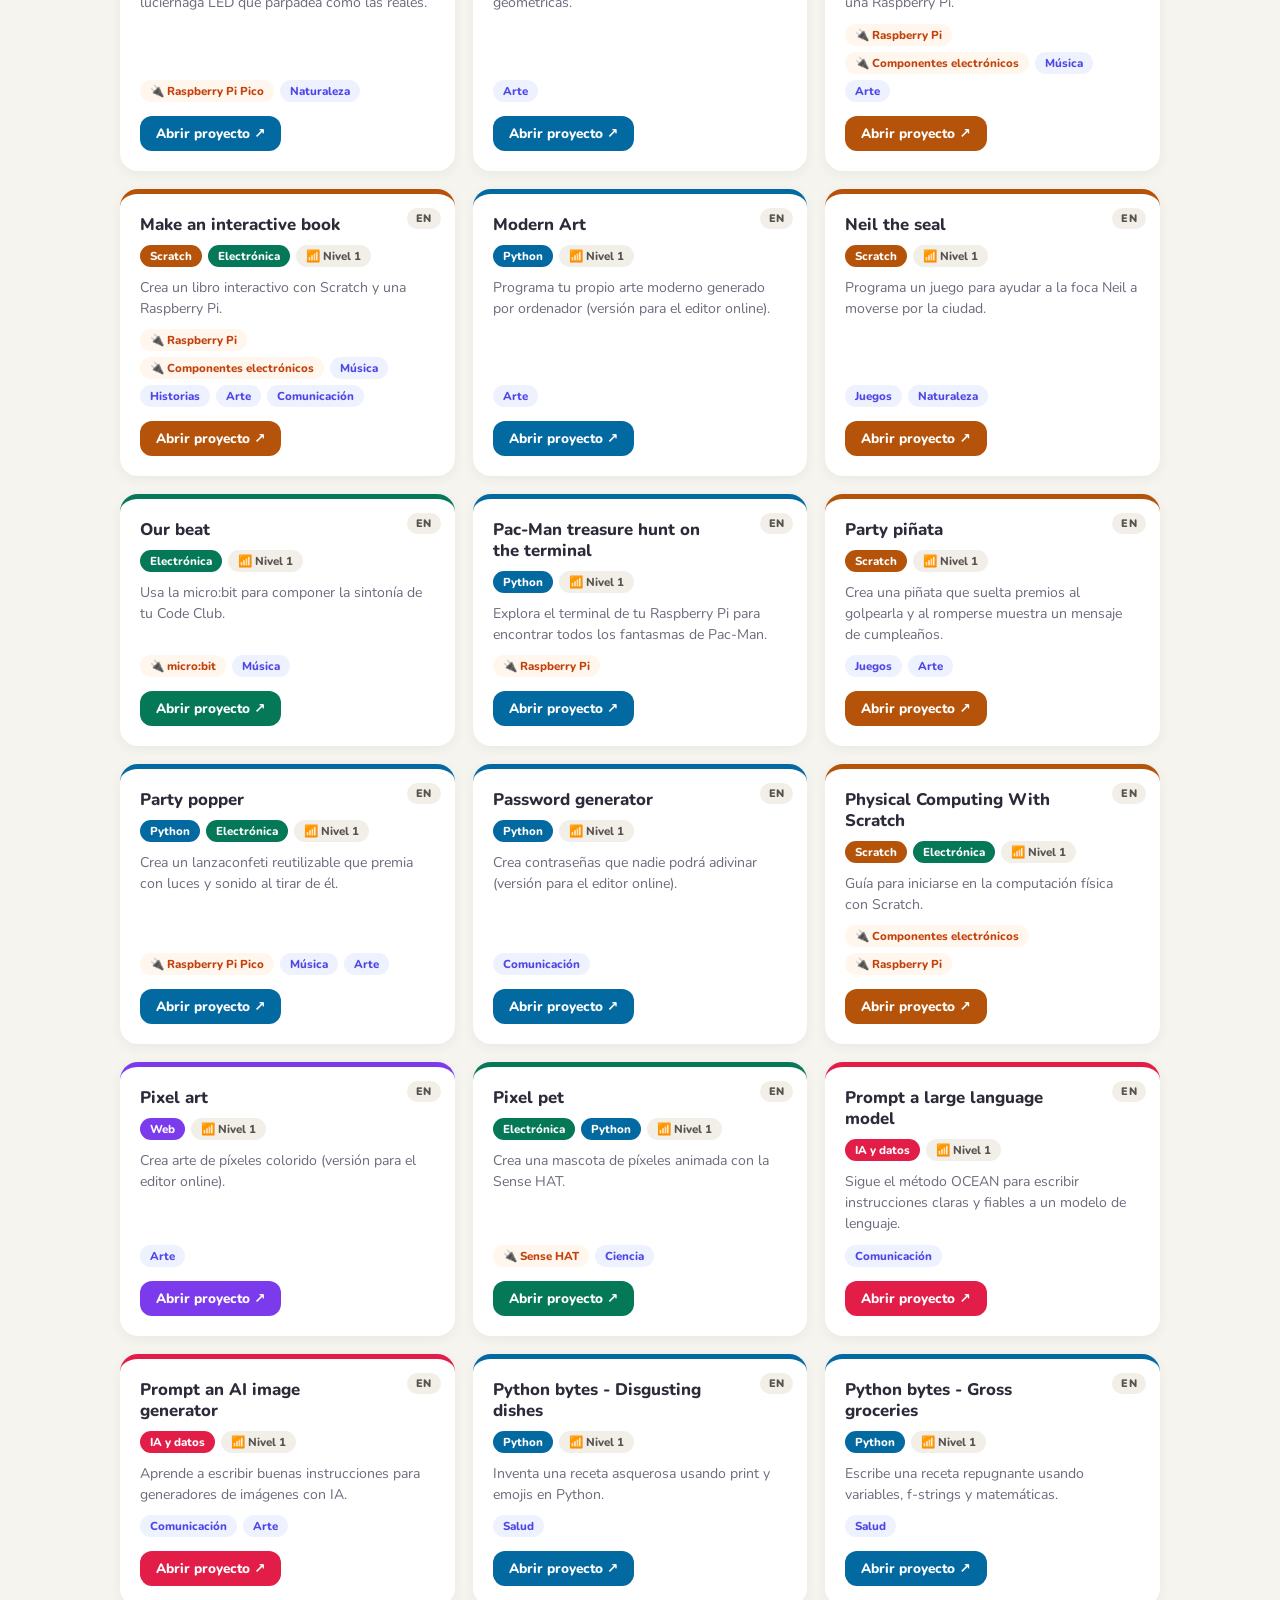
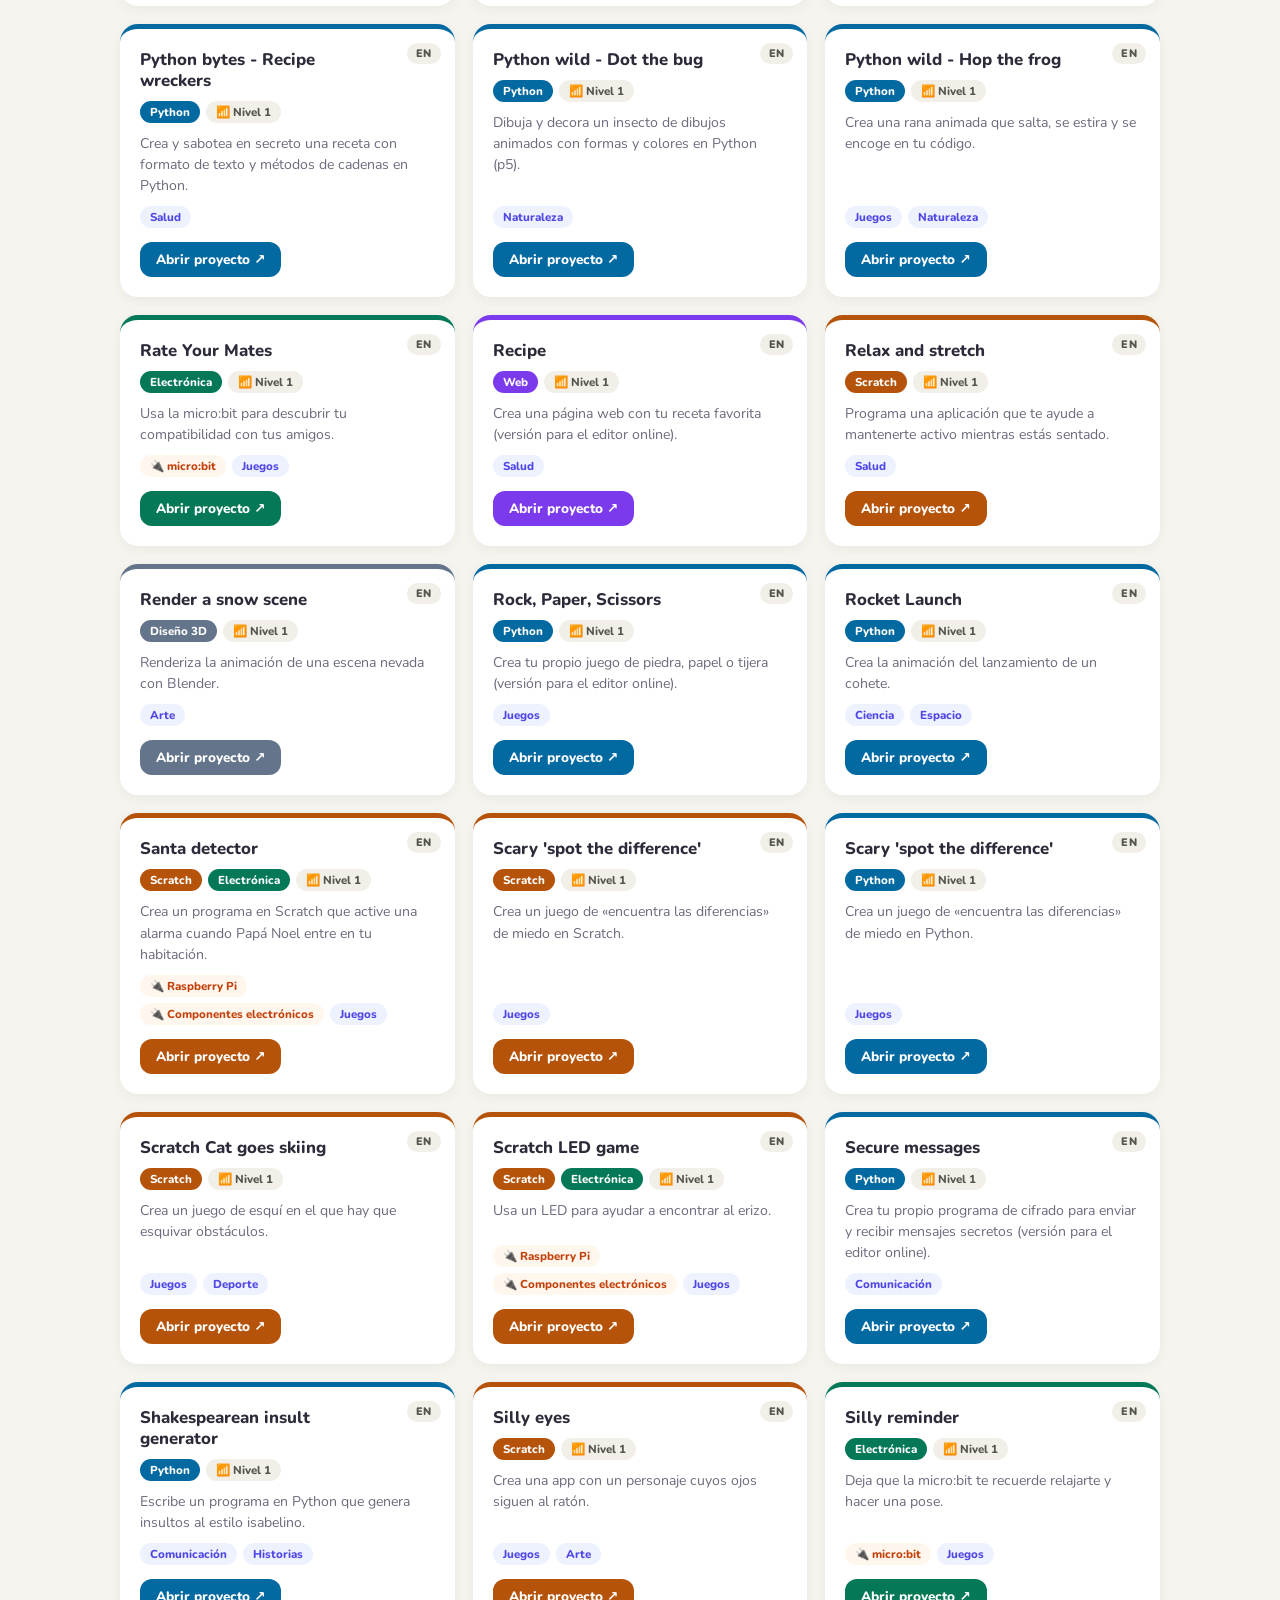
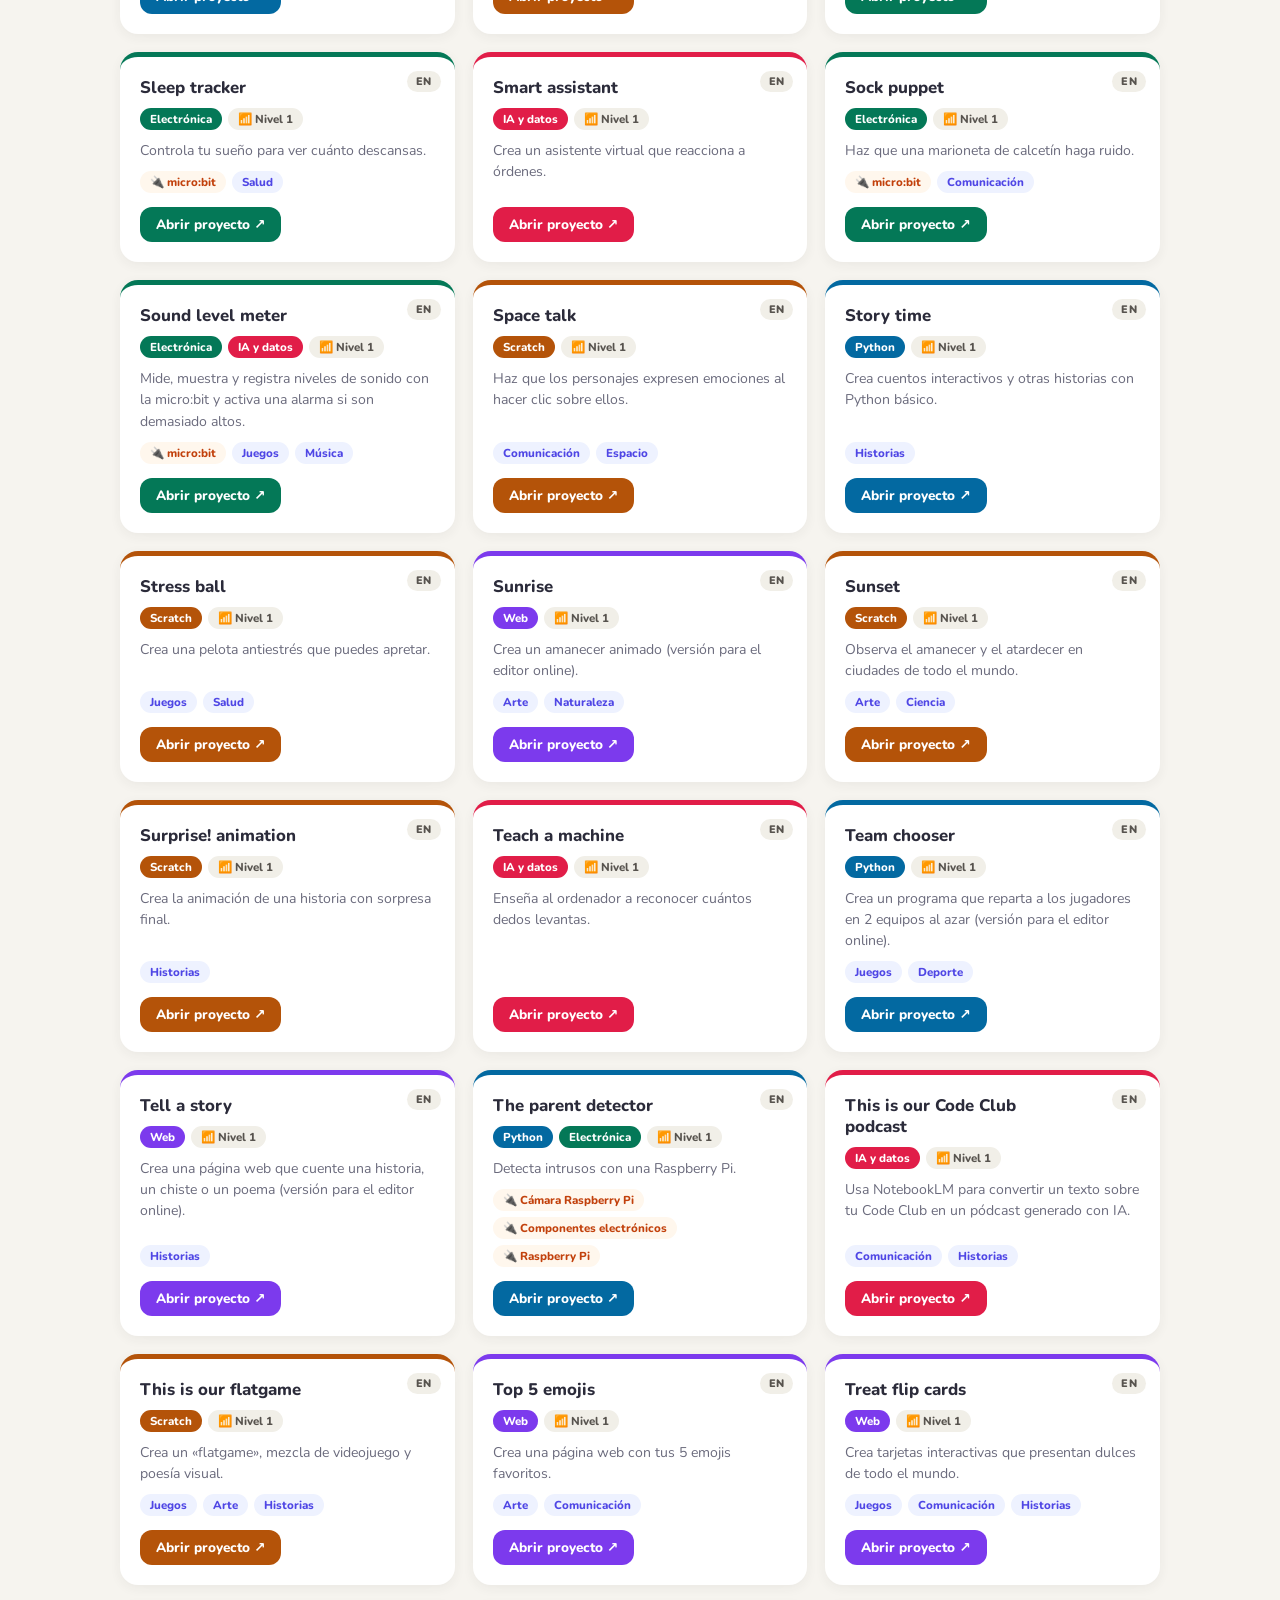
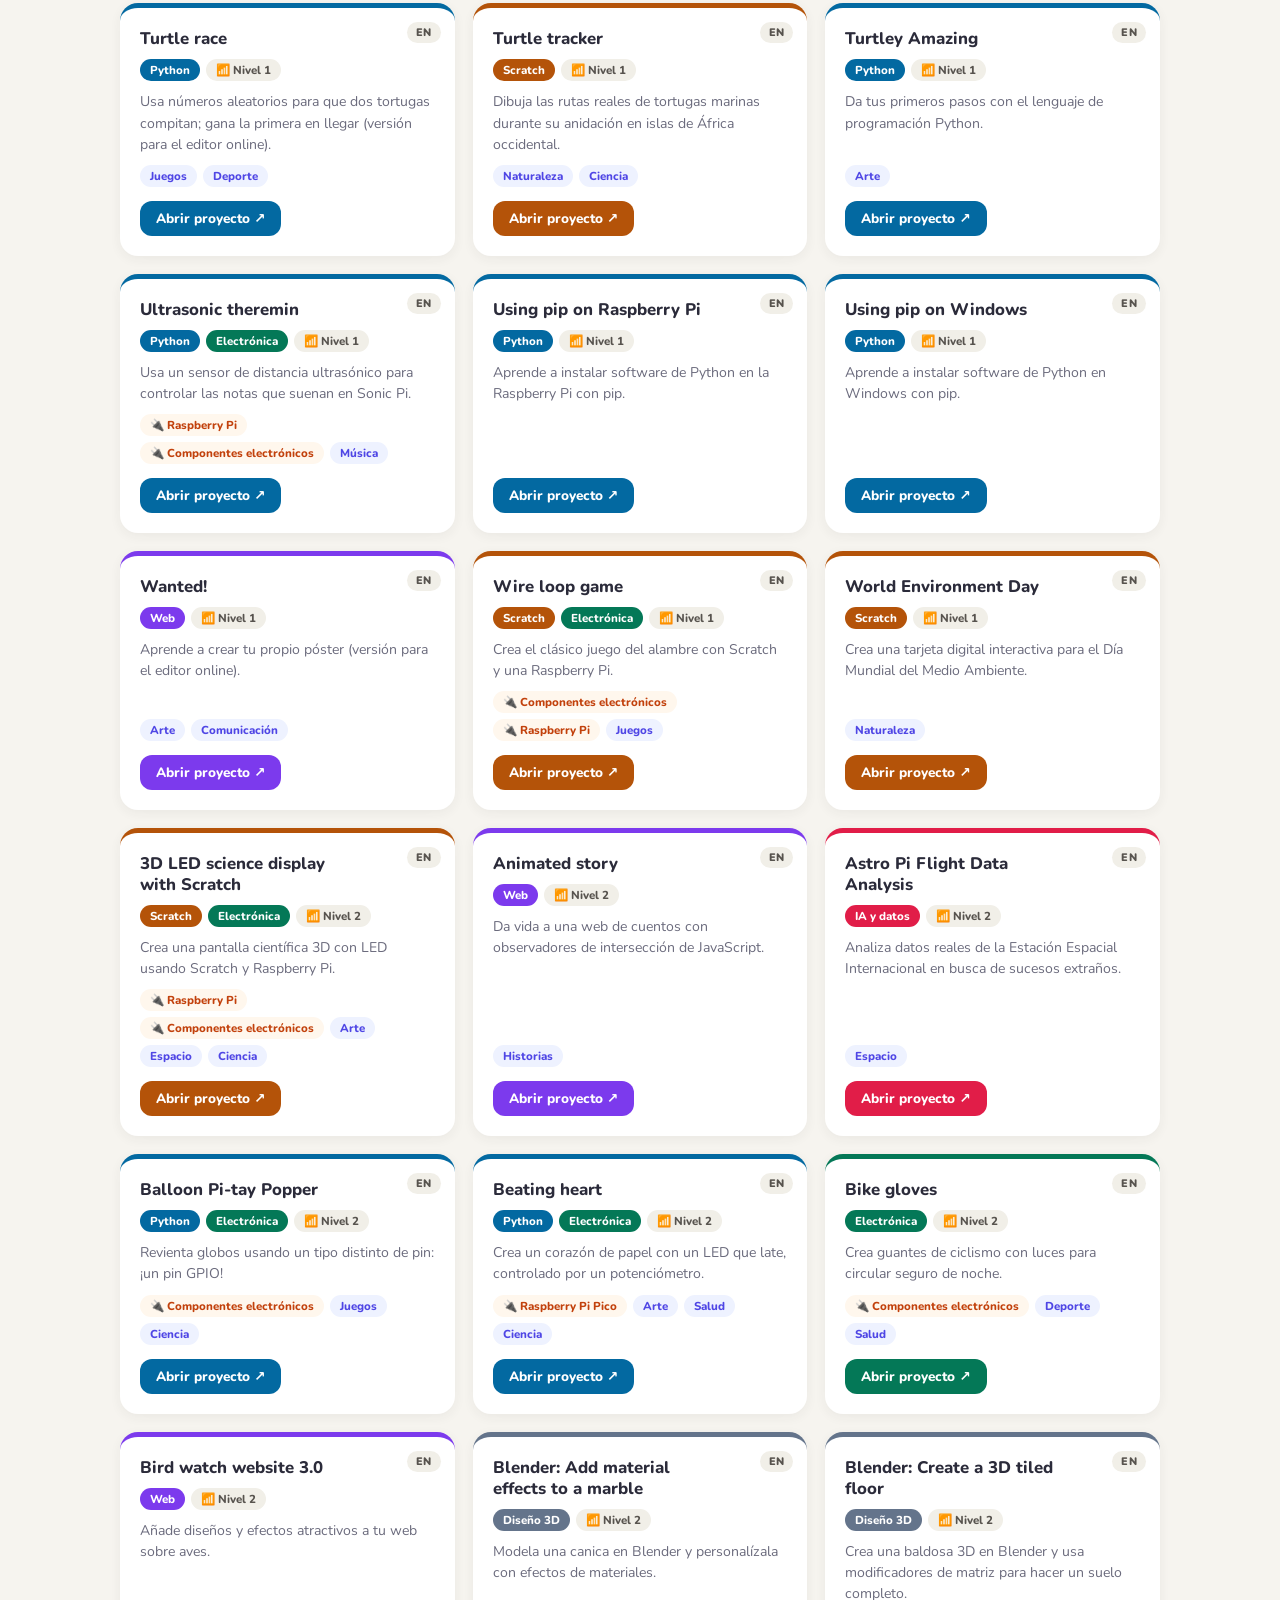
<file: raspberrypi.html>
<!DOCTYPE html>
<html lang="es">
<head>
<meta charset="UTF-8">
<meta name="viewport" content="width=device-width, initial-scale=1.0">
<title>Proyectos de Raspberry Pi · Recursos de Aula</title>
<link rel="icon" href="data:image/svg+xml,%3Csvg xmlns=%22http://www.w3.org/2000/svg%22 viewBox=%220 0 100 100%22%3E%3Ctext y=%22.9em%22 font-size=%2290%22%3E🎒%3C/text%3E%3C/svg%3E">
<link rel="preconnect" href="https://fonts.googleapis.com">
<link href="https://fonts.googleapis.com/css2?family=Nunito:wght@400;600;700;800;900&display=swap" rel="stylesheet">
<style>
  :root{
    --bg:#f6f4ef; --card:#ffffff; --ink:#2b2b3a; --muted:#6b6b7d;
    --rpi:#c51a4a; --leaf:#4caf50;
    --scratch:#b45309; --python:#0369a1; --web:#7c3aed; --ia:#e11d48; --fisica:#047857; --cad:#64748b; --otros:#2b2b3a;
    --radius:18px;
  }
  *{box-sizing:border-box;margin:0;padding:0}
  body{font-family:'Nunito',system-ui,sans-serif;background:var(--bg);color:var(--ink);min-height:100vh}

  header{background:linear-gradient(120deg,#c51a4a 0%,#e0486f 50%,#4caf50 120%);
    color:#fff;padding:28px 24px 60px;text-align:center;position:relative;overflow:hidden}
  header::after{content:"";position:absolute;left:0;right:0;bottom:-1px;height:38px;
    background:var(--bg);border-radius:100% 100% 0 0 / 38px 38px 0 0}
  .back{display:inline-flex;align-items:center;gap:6px;color:#fff;text-decoration:none;font-weight:800;
    font-size:.88rem;background:rgba(255,255,255,.18);border:1px solid rgba(255,255,255,.35);
    padding:6px 14px;border-radius:999px;margin-bottom:16px;transition:.15s}
  .back:hover{background:rgba(255,255,255,.3)}
  header h1{font-size:clamp(1.6rem,4vw,2.6rem);font-weight:900;letter-spacing:-.5px}
  header p{margin-top:8px;font-size:1.05rem;opacity:.95;max-width:680px;margin-inline:auto}
  .stats{display:flex;gap:10px;justify-content:center;margin-top:18px;flex-wrap:wrap}
  .stat{background:rgba(255,255,255,.18);border:1px solid rgba(255,255,255,.35);
    padding:6px 16px;border-radius:999px;font-weight:700;font-size:.85rem}

  .toolbar{max-width:1080px;margin:-18px auto 0;padding:0 20px;position:relative;z-index:2;display:flex;gap:12px;flex-wrap:wrap}
  .search-box{flex:1 1 320px;display:flex;align-items:center;gap:10px;background:var(--card);border-radius:999px;
    padding:12px 20px;box-shadow:0 8px 24px rgba(43,43,58,.10);border:2px solid transparent;transition:.2s}
  .search-box:focus-within{border-color:var(--rpi)}
  .search-box svg{flex-shrink:0;opacity:.45}
  .search-box input{border:none;outline:none;font:inherit;font-size:1rem;width:100%;background:transparent;color:var(--ink)}
  select.sel{border:none;font:inherit;font-weight:800;font-size:.9rem;color:var(--ink);background:var(--card);
    border-radius:999px;padding:12px 18px;box-shadow:0 8px 24px rgba(43,43,58,.10);cursor:pointer;outline:none}
  label.es{display:flex;align-items:center;gap:8px;background:var(--card);border-radius:999px;padding:12px 18px;
    box-shadow:0 8px 24px rgba(43,43,58,.10);font-weight:800;font-size:.9rem;cursor:pointer;user-select:none}
  label.es input{width:18px;height:18px;accent-color:var(--rpi);cursor:pointer}

  .tabs{display:flex;gap:8px;justify-content:center;flex-wrap:wrap;margin:22px auto 6px;padding:0 20px;max-width:1080px}
  .tab{border:none;cursor:pointer;font:inherit;font-weight:800;font-size:.92rem;padding:9px 18px;
    border-radius:999px;background:#fff;color:var(--muted);box-shadow:0 2px 6px rgba(43,43,58,.07);transition:.18s}
  .tab:hover{transform:translateY(-1px)}
  .tab.active{color:#fff;background:var(--c,var(--ink))}

  .chips{display:flex;gap:8px;justify-content:center;flex-wrap:wrap;margin:12px auto 4px;padding:0 20px;max-width:1080px}
  .chip{border:1.5px solid #ddd8ce;background:transparent;cursor:pointer;font:inherit;font-size:.8rem;
    font-weight:700;color:var(--muted);padding:5px 14px;border-radius:999px;transition:.15s}
  .chip:hover{border-color:var(--ink);color:var(--ink)}
  .chip.active{background:var(--ink);border-color:var(--ink);color:#fff}

  .note{max-width:1040px;margin:14px auto 0;padding:10px 16px;font-size:.82rem;color:#57534e;background:#fff;
    border-radius:12px;border-left:4px solid var(--rpi);line-height:1.5}
  .count{max-width:1080px;margin:14px auto 0;padding:0 24px;font-size:.85rem;color:var(--muted);font-weight:600}

  .grid{max-width:1080px;margin:12px auto 60px;padding:0 20px;display:grid;
    grid-template-columns:repeat(auto-fill,minmax(min(300px,100%),1fr));gap:18px}
  .card{background:var(--card);border-radius:var(--radius);padding:20px;display:flex;flex-direction:column;
    gap:10px;box-shadow:0 3px 12px rgba(43,43,58,.06);border-top:5px solid var(--c);transition:.2s;position:relative}
  .card:hover{transform:translateY(-4px);box-shadow:0 12px 28px rgba(43,43,58,.13)}
  .card h3{font-size:1.05rem;font-weight:800;line-height:1.25;padding-right:70px}
  .lang{position:absolute;top:14px;right:14px;font-size:.68rem;font-weight:900;letter-spacing:.3px;padding:3px 9px;border-radius:999px}
  .lang.es{background:#dcfce7;color:#15803d}
  .lang.en{background:#f1efe8;color:#57534e}
  .card .desc{font-size:.88rem;color:var(--muted);line-height:1.5;flex-grow:1}
  .badges{display:flex;gap:6px;flex-wrap:wrap}
  .badge{font-size:.72rem;font-weight:800;padding:3px 10px;border-radius:999px}
  .badge.tec{color:#fff}
  .badge.nivel{background:#f1efe8;color:#57534e}
  .badge.hw{background:#fff7ed;color:#c2410c}
  .badge.tema{background:#eef2ff;color:#4f46e5}
  a.go{align-self:flex-start;display:inline-flex;align-items:center;gap:6px;text-decoration:none;font-weight:800;
    font-size:.85rem;padding:8px 16px;border-radius:12px;color:#fff;background:var(--c);transition:.15s;margin-top:4px}
  a.go:hover{filter:brightness(1.1);transform:translateY(-1px)}
  .empty{grid-column:1/-1;text-align:center;padding:60px 20px;color:var(--muted)}
  .empty .big{font-size:3rem;margin-bottom:10px}
  footer{text-align:center;padding:24px;font-size:.8rem;color:var(--muted)}
  footer a{color:inherit}
  @media (max-width:560px){.toolbar{flex-direction:column}.search-box{flex:none}}
</style>
<link rel="stylesheet" href="tema.css">
<script>(function(){var t=null;try{t=localStorage.getItem("tema")}catch(e){}var d=t?t==="oscuro":!!(window.matchMedia&&matchMedia("(prefers-color-scheme: dark)").matches);document.documentElement.dataset.theme=d?"dark":"light";})();</script>
<script src="i18n.js" data-pagina="raspberrypi"></script>
</head>
<body>
<header>
  <a class="back" href="./">← Volver a Recursos de Aula</a>
  <h1>🍓 Proyectos de Raspberry Pi</h1>
  <p>Proyectos guiados y gratuitos de la Raspberry Pi Foundation: Scratch, Python, web, IA, electrónica y diseño 3D, con descripción en castellano y enlace directo.</p>
  <div class="stats" id="stats"></div>
</header>

<div class="toolbar">
  <label class="search-box">
    <svg width="20" height="20" viewBox="0 0 24 24" fill="none" stroke="currentColor" stroke-width="2.5"><circle cx="11" cy="11" r="7"/><path d="m20 20-3.5-3.5"/></svg>
    <input id="q" type="search" placeholder="Buscar proyecto, tema o palabra clave…" autocomplete="off">
  </label>
  <select class="sel" id="nivel" aria-label="Nivel">
    <option value="todos">📶 Cualquier nivel</option>
    <option value="1">Nivel 1 · Iniciación</option>
    <option value="2">Nivel 2 · Intermedio</option>
    <option value="3">Nivel 3 · Avanzado</option>
  </select>
  <label class="es"><input type="checkbox" id="soloEs"> Solo en castellano</label>
</div>

<div class="tabs" id="tabs"></div>
<div class="chips" id="chips"></div>
<p class="note" data-i18n="nota">ℹ️ Los proyectos marcados <strong>ES</strong> están traducidos al castellano; los marcados <strong>EN</strong> solo están en inglés (la descripción de aquí sí está en castellano). Los que indican material (micro:bit, Raspberry Pi Pico, Sense HAT…) necesitan esa placa; el resto se hace en el navegador.</p>
<div class="count" id="count"></div>
<h2 class="sr-only">Proyectos</h2>
<main class="grid" id="grid"></main>

<footer data-i18n="pie">Datos extraídos de <a href="https://projects.raspberrypi.org/es-ES/projects" target="_blank" rel="noopener">projects.raspberrypi.org</a> (octubre de 2026).</footer>
<p class="licencia" data-i18n="licencia">Web cocreada por <strong>Ernest Boixader</strong> y <strong>Claude</strong> (Anthropic) · <a rel="license noopener" href="https://creativecommons.org/licenses/by-nc-sa/4.0/deed.es" target="_blank">CC BY-NC-SA 4.0</a>: puedes compartirla y adaptarla citando la autoría, sin fines comerciales y con la misma licencia. Los recursos enlazados conservan sus propias licencias.</p>

<script>
const PROY = [{"id": "sunrise", "titulo": "Amanecer", "desc": "Crea un amanecer animado.", "nivel": 1, "tec": ["web_development"], "hw": [], "temas": ["art", "nature"], "lang": "es"}, {"id": "pixel-art", "titulo": "Arte de Pixel", "desc": "Crea un editor de arte pixelado usando HTML, CSS y JavaScript.", "nivel": 1, "tec": ["web_development"], "hw": [], "temas": ["art"], "lang": "es"}, {"id": "modern-art", "titulo": "Arte moderno", "desc": "Programa tu propio arte moderno generado por ordenador.", "nivel": 1, "tec": ["python"], "hw": [], "temas": ["art"], "lang": "es"}, {"id": "astro-pi-mission-zero", "titulo": "Astro Pi: Mission Zero", "desc": "Prepárate para Mission Zero.", "nivel": 1, "tec": ["python"], "hw": ["sense_hat"], "temas": ["art", "space", "science"], "lang": "es"}, {"id": "catch-the-dots", "titulo": "Atrapa los Puntos", "desc": "Haz un juego de atrapar puntos.", "nivel": 1, "tec": ["scratch"], "hw": [], "temas": ["games"], "lang": "es"}, {"id": "rock-band", "titulo": "Banda de Rock", "desc": "Aprende cómo codificar tus propios instrumentos musicales.", "nivel": 1, "tec": ["scratch"], "hw": [], "temas": ["games", "music"], "lang": "es"}, {"id": "paint-box", "titulo": "Caja de lápices", "desc": "Aprende a hacer tu propio programa de dibujo.", "nivel": 1, "tec": ["scratch"], "hw": [], "temas": ["art"], "lang": "es"}, {"id": "boat-race", "titulo": "Carrera de Barcos", "desc": "Haz un juego de carreras de barcos en el que tendrás que evitar obstáculos.", "nivel": 1, "tec": ["scratch"], "hw": [], "temas": ["games", "sports"], "lang": "es"}, {"id": "ghostbusters", "titulo": "Cazafantasmas", "desc": "¡Haz un juego sobre atrapar fantasmas!", "nivel": 1, "tec": ["scratch"], "hw": [], "temas": ["games"], "lang": "es"}, {"id": "chatbot", "titulo": "Chatbot", "desc": "¡Aprende a programar tu propio robot que habla!", "nivel": 1, "tec": ["scratch"], "hw": [], "temas": ["communication"], "lang": "es"}, {"id": "blockscad-pendant", "titulo": "Colgante 3D", "desc": "Diseña un colgante para imprimir en 3D y llevarlo puesto.", "nivel": 1, "tec": ["3d_and_cad"], "hw": ["3d_printer"], "temas": ["art"], "lang": "es"}, {"id": "build-a-robot", "titulo": "Construye un robot", "desc": "Aprende a colocar imágenes para diseñar tu propio robot.", "nivel": 1, "tec": ["web_development"], "hw": [], "temas": ["art"], "lang": "es"}, {"id": "colourful-creations", "titulo": "Creaciones coloridas", "desc": "Crea tus propios colores personalizados y úsalos para crear un póster colorido.", "nivel": 1, "tec": ["python"], "hw": [], "temas": ["art"], "lang": "es"}, {"id": "tell-a-story", "titulo": "Cuenta una historia", "desc": "Crea una página web que narre una historia, broma o poema.", "nivel": 1, "tec": ["web_development"], "hw": [], "temas": ["stories"], "lang": "es"}, {"id": "happy-birthday", "titulo": "Feliz Cumpleaños", "desc": "Aprende a crear una tarjeta de cumpleaños online personalizada.", "nivel": 1, "tec": ["web_development"], "hw": [], "temas": ["communication"], "lang": "es"}, {"id": "password-generator", "titulo": "Generador de contraseñas", "desc": "¡Crea tus propias contraseñas que nadie podrá adivinar!", "nivel": 1, "tec": ["python"], "hw": [], "temas": ["communication"], "lang": "es"}, {"id": "balloons", "titulo": "Globos", "desc": "¡Aprende a hacer un juego de reventar globos!", "nivel": 1, "tec": ["scratch"], "hw": [], "temas": ["games"], "lang": "es"}, {"id": "clone-wars", "titulo": "Guerras de Clones", "desc": "Crea un juego en el que tengas que salvar la Tierra de monstruos espaciales.", "nivel": 1, "tec": ["scratch"], "hw": [], "temas": ["games"], "lang": "es"}, {"id": "blockscad-bug", "titulo": "Insecto en 3D", "desc": "Diseña un insecto imprimible en 3D con BlocksCAD.", "nivel": 1, "tec": ["3d_and_cad"], "hw": ["3d_printer"], "temas": ["art", "nature"], "lang": "es"}, {"id": "shauns-space-mission", "titulo": "La oveja Shaun: Misión en el espacio", "desc": "Crea una animación con la oveja Shaun y Lu-La.", "nivel": 1, "tec": ["scratch"], "hw": [], "temas": [], "lang": "es"}, {"id": "blockscad-coder-keyring", "titulo": "Llavero 3D", "desc": "Diseña un llavero con las letras «CODER» que se pueda imprimir en 3D.", "nivel": 1, "tec": ["3d_and_cad"], "hw": ["3d_printer"], "temas": ["art"], "lang": "es"}, {"id": "memory", "titulo": "Memoria", "desc": "¡Crea un juego de memoria en el que tengas que memorizar y repetir una secuencia de colores aleatorios!", "nivel": 1, "tec": ["scratch"], "hw": [], "temas": ["games"], "lang": "es"}, {"id": "secure-messages", "titulo": "Mensajes secretos", "desc": "Crea tu propio programa de encriptación para enviar y recibir mensajes secretos.", "nivel": 1, "tec": ["python"], "hw": [], "temas": ["communication"], "lang": "es"}, {"id": "lost-in-space", "titulo": "Perdidos en el espacio", "desc": "¡Aprende a programar tu propia animación!", "nivel": 1, "tec": ["scratch"], "hw": [], "temas": ["art", "space", "science"], "lang": "es"}, {"id": "rock-paper-scissors", "titulo": "Piedra, papel o tijera", "desc": "Crea tu propio juego «Piedra, papel o tijera».", "nivel": 1, "tec": ["python"], "hw": [], "temas": ["games"], "lang": "es"}, {"id": "recipe", "titulo": "Receta", "desc": "¡Crea una página web con tu receta favorita para que tus amigos puedan prepararla!", "nivel": 1, "tec": ["web_development"], "hw": [], "temas": ["art", "health"], "lang": "es"}, {"id": "magazine", "titulo": "Revista", "desc": "Crea un sitio web con una revista de varias páginas.", "nivel": 1, "tec": ["web_development"], "hw": [], "temas": ["art", "communication"], "lang": "es"}, {"id": "rpg", "titulo": "RPG", "desc": "Diseña y programa tu propio juego de laberinto RPG.", "nivel": 1, "tec": ["python"], "hw": [], "temas": ["games"], "lang": "es"}, {"id": "team-chooser", "titulo": "Seleccionador de equipos", "desc": "Crea un programa que divida a los jugadores en 2 equipos aleatorios.", "nivel": 1, "tec": ["python"], "hw": [], "temas": ["games", "sports"], "lang": "es"}, {"id": "about-me", "titulo": "Sobre mí", "desc": "Utiliza Python para crear imágenes a partir de caracteres de texto.", "nivel": 1, "tec": ["python"], "hw": [], "temas": ["communication"], "lang": "es"}, {"id": "archery", "titulo": "Tiro con arco", "desc": "Dispara flechas tan cerca del blanco de la diana como puedas.", "nivel": 1, "tec": ["scratch"], "hw": [], "temas": ["games", "sports"], "lang": "es"}, {"id": "turtle-race", "titulo": "¡Carrera de tortugas!", "desc": "¡Haz que las tortugas compitan entre sí!", "nivel": 1, "tec": ["python"], "hw": [], "temas": ["games", "nature"], "lang": "es"}, {"id": "sprint", "titulo": "¡Carrera!", "desc": "Utiliza las teclas de flecha para llegar a la línea de meta tan rápido como puedas.", "nivel": 1, "tec": ["scratch"], "hw": [], "temas": ["games", "sports"], "lang": "es"}, {"id": "cats", "titulo": "¡GATOS!", "desc": "Crea un juego en el que guíes a los gatos a un lugar seguro y evites que caigan en los agujeros.", "nivel": 1, "tec": ["scratch"], "hw": [], "temas": ["games", "art", "nature"], "lang": "es"}, {"id": "wanted", "titulo": "¡Se busca!", "desc": "Aprende a crear tu propio póster.", "nivel": 1, "tec": ["web_development"], "hw": [], "temas": ["communication", "art"], "lang": "es"}, {"id": "lego-robot-face", "titulo": "Cara de robot LEGO®", "desc": "Construye una cara de robot que reaccione a lo que puede ver con LEGO® y Build HAT.", "nivel": 2, "tec": ["python", "physical_computing"], "hw": ["build_hat", "raspberry_pi", "raspberry_pi_camera_module"], "temas": ["communication"], "lang": "es"}, {"id": "mystery-letter", "titulo": "Carta Misteriosa", "desc": "Crea una carta misteriosa con muchos estilos distintos.", "nivel": 2, "tec": ["web_development"], "hw": [], "temas": ["stories", "art", "communication"], "lang": "es"}, {"id": "robo-trumps", "titulo": "Cartas Robóticas", "desc": "Crea una base de datos de robots y juega a Cartas Robóticas con un amigo.", "nivel": 2, "tec": ["python", "ai_and_data"], "hw": [], "temas": ["games"], "lang": "es"}, {"id": "lego-robot-car", "titulo": "Coche LEGO® a control remoto", "desc": "Crea un coche a control remoto con LEGO® y Build HAT.", "nivel": 2, "tec": ["python", "physical_computing"], "hw": ["build_hat", "raspberry_pi"], "temas": [], "lang": "es"}, {"id": "lego-game-controller", "titulo": "Controlador de juego LEGO®", "desc": "Crea un mando de juego utilizando LEGO® y Build HAT.", "nivel": 2, "tec": ["python", "physical_computing"], "hw": ["build_hat", "raspberry_pi"], "temas": ["games"], "lang": "es"}, {"id": "dodgeball", "titulo": "Esquiva-pelotas", "desc": "Crea un juego de plataformas en el que tengas que esquivar pelotas y llegar al final del nivel.", "nivel": 2, "tec": ["scratch"], "hw": [], "temas": ["games", "sports"], "lang": "es"}, {"id": "poetry-generator", "titulo": "Generador de poesía de Ada", "desc": "Celebra el Día de Ada Lovelace programando tu propio generador de poesía.", "nivel": 2, "tec": ["scratch"], "hw": [], "temas": ["stories", "communication"], "lang": "es"}, {"id": "snowball-fight", "titulo": "Lucha de bolas de nieve", "desc": "Haz un juego en el que tengas que lanzar bolas de nieve a un objetivo.", "nivel": 2, "tec": ["scratch"], "hw": [], "temas": ["games"], "lang": "es"}, {"id": "synchronised-swimming", "titulo": "Natación sincronizada", "desc": "Celebra las Olimpiadas programando una rutina de natación sincronizada.", "nivel": 2, "tec": ["scratch"], "hw": [], "temas": ["sports"], "lang": "es"}, {"id": "lego-data-dash", "titulo": "Panel de datos LEGO®", "desc": "Muestra datos de contaminación en diales físicos y controles deslizantes con LEGO® y Build HAT.", "nivel": 2, "tec": ["python", "physical_computing", "ai_and_data"], "hw": ["build_hat", "raspberry_pi"], "temas": ["science"], "lang": "es"}, {"id": "lego-plotter", "titulo": "Trazador de datos LEGO®", "desc": "Traza datos con lápiz y papel, utilizando LEGO® y Build HAT.", "nivel": 2, "tec": ["python", "physical_computing"], "hw": ["build_hat", "raspberry_pi"], "temas": ["science"], "lang": "es"}, {"id": "stickers", "titulo": "¡Pegatinas!", "desc": "Crea pegatinas divertidas de robots para decorar tus páginas web.", "nivel": 2, "tec": ["web_development"], "hw": [], "temas": ["art"], "lang": "es"}, {"id": "create-your-own-world", "titulo": "Crea tu propio mundo", "desc": "Aprende a crear tu propio juego de aventura de mundo abierto.", "nivel": 3, "tec": ["scratch"], "hw": [], "temas": ["games"], "lang": "es"}, {"id": "brain-game", "titulo": "Juego mental", "desc": "Aprende a crear un examen.", "nivel": 3, "tec": ["scratch"], "hw": [], "temas": ["games", "music"], "lang": "es"}, {"id": "popular-pets", "titulo": "Mascotas populares", "desc": "Crea gráficos circulares y de barras a partir de datos recogidos.", "nivel": 3, "tec": ["python", "ai_and_data"], "hw": [], "temas": ["nature"], "lang": "es"}, {"id": "blender-party-monkey", "titulo": "Mono de fiesta", "desc": "Crea un modelo 3D de un mono con un sombrero de fiesta usando Blender.", "nivel": 3, "tec": ["3d_and_cad"], "hw": [], "temas": ["art"], "lang": "es"}, {"id": "raspberry-pi-getting-started", "titulo": "Comenzando con Raspberry Pi", "desc": "Configura tu Raspberry Pi y explora lo que puede hacer.", "nivel": null, "tec": [], "hw": [], "temas": ["guide"], "lang": "es"}, {"id": "shoe-charm", "titulo": "3D printable shoe charm", "desc": "Diseña un adorno para zapatos que se pueda imprimir en 3D.", "nivel": 1, "tec": ["3d_and_cad"], "hw": ["3d_printer"], "temas": ["art"], "lang": "en"}, {"id": "unity-guide", "titulo": "A guide to Unity", "desc": "Lo básico para usar el editor de Unity.", "nivel": 1, "tec": ["3d_and_cad"], "hw": [], "temas": ["games"], "lang": "en"}, {"id": "against-the-clock", "titulo": "Against the Clock", "desc": "Crea un temporizador y úsalo para retar a tus amigos.", "nivel": 1, "tec": ["physical_computing"], "hw": ["microbit"], "temas": ["games"], "lang": "en"}, {"id": "ai-image", "titulo": "AI-generated images", "desc": "Crea imágenes con IA generativa usando Adobe Firefly.", "nivel": 1, "tec": ["ai_and_data"], "hw": [], "temas": ["art"], "lang": "en"}, {"id": "alien-language", "titulo": "Alien language", "desc": "Inventa un idioma alienígena para mover un personaje con la voz.", "nivel": 1, "tec": ["scratch", "ai_and_data"], "hw": [], "temas": ["communication", "space"], "lang": "en"}, {"id": "anime-expressions", "titulo": "Anime expressions", "desc": "Crea y da estilo a una página web con un tutorial de dibujo anime.", "nivel": 1, "tec": ["web_development"], "hw": [], "temas": ["art", "communication"], "lang": "en"}, {"id": "apple-vs-tomato", "titulo": "Apple vs tomato", "desc": "Entrena un modelo que distingue si sostienes una manzana o un tomate y mejóralo con datos más diversos.", "nivel": 1, "tec": ["ai_and_data"], "hw": [], "temas": ["communication"], "lang": "en"}, {"id": "astronaut-reaction-times", "titulo": "Astronaut Reaction Time Game", "desc": "¿Tienes los reflejos rápidos que necesita un astronauta? Crea este juego para descubrirlo.", "nivel": 1, "tec": ["scratch"], "hw": [], "temas": ["games", "space"], "lang": "en"}, {"id": "beat-the-goalie", "titulo": "Beat the goalie", "desc": "¿Cuántos goles puedes marcar en 30 segundos?", "nivel": 1, "tec": ["scratch"], "hw": [], "temas": ["games", "sports"], "lang": "en"}, {"id": "binary-hero", "titulo": "Binary hero", "desc": "Consigue puntos tocando las notas de una canción mientras pasan por la pantalla.", "nivel": 1, "tec": ["scratch"], "hw": [], "temas": ["games", "music"], "lang": "en"}, {"id": "editor-cd-sebento-htmlcss-1", "titulo": "Bird watch website", "desc": "Crea una web original sobre aves y dale estilo con CSS.", "nivel": 1, "tec": ["web_development"], "hw": [], "temas": ["nature"], "lang": "en"}, {"id": "broadcasting-spells", "titulo": "Broadcasting spells", "desc": "Usa una varita mágica para lanzar hechizos que convierten personajes en sapos o los hacen crecer y encoger.", "nivel": 1, "tec": ["scratch"], "hw": [], "temas": ["games"], "lang": "en"}, {"id": "editor-build-a-robot", "titulo": "Build a robot", "desc": "Aprende a colocar imágenes para diseñar tu propio robot (versión para el editor online).", "nivel": 1, "tec": ["web_development"], "hw": [], "temas": ["art"], "lang": "en"}, {"id": "butterfly-garden", "titulo": "Butterfly garden", "desc": "Relájate y observa los dibujos que crean las mariposas al volar.", "nivel": 1, "tec": ["scratch"], "hw": [], "temas": ["art", "nature"], "lang": "en"}, {"id": "catch-the-bus", "titulo": "Catch the bus", "desc": "Programa personajes que caminan o vuelan hasta el autobús antes de que se vaya.", "nivel": 1, "tec": ["scratch"], "hw": [], "temas": ["games"], "lang": "en"}, {"id": "chomp-the-cheese", "titulo": "Chomp the cheese", "desc": "Crea un juego con detección facial en el que te comes los snacks que se mueven a tu alrededor.", "nivel": 1, "tec": ["ai_and_data", "scratch"], "hw": [], "temas": ["games"], "lang": "en"}, {"id": "editor-colourful-creations", "titulo": "Colourful creations", "desc": "Crea tus propios colores y úsalos en un póster colorido (versión para el editor online).", "nivel": 1, "tec": ["python"], "hw": [], "temas": ["art"], "lang": "en"}, {"id": "count-the-creatures", "titulo": "Count the creatures", "desc": "Crea una cámara de fauna que cuente los animales de distintos colores que pasan por delante.", "nivel": 1, "tec": ["scratch", "ai_and_data"], "hw": [], "temas": ["nature", "science"], "lang": "en"}, {"id": "crafty-critters", "titulo": "Crafty critters", "desc": "Crea una criatura estilo collage con Python.", "nivel": 1, "tec": ["python"], "hw": [], "temas": ["art"], "lang": "en"}, {"id": "pixel-art-unplugged", "titulo": "Create pixel art", "desc": "Actividad desenchufada (sin ordenador) para crear arte de píxeles.", "nivel": 1, "tec": [], "hw": [], "temas": ["art"], "lang": "en"}, {"id": "cricket", "titulo": "Cricket", "desc": "Crea tu propio juego de críquet con Scratch.", "nivel": 1, "tec": ["scratch"], "hw": [], "temas": ["sports"], "lang": "en"}, {"id": "dance-detector", "titulo": "Dance detector", "desc": "Entrena al ordenador para que te ayude a perfeccionar un paso de baile.", "nivel": 1, "tec": ["ai_and_data", "physical_computing"], "hw": ["microbit"], "temas": ["games"], "lang": "en"}, {"id": "dino-jump", "titulo": "Dino jump", "desc": "Crea un juego de saltos en este proyecto arcade de Code Club.", "nivel": 1, "tec": ["scratch"], "hw": [], "temas": ["games"], "lang": "en"}, {"id": "decision-tree", "titulo": "Dinosaur decision tree", "desc": "Crea en papel un árbol de decisión para clasificar dinosaurios y descubre cómo lo usan los modelos de aprendizaje automático.", "nivel": 1, "tec": ["ai_and_data"], "hw": [], "temas": ["nature"], "lang": "en"}, {"id": "documenting-your-code", "titulo": "Documenting your code", "desc": "Aprende a documentar código Python y a crear webs para proyectos de software.", "nivel": 1, "tec": ["python"], "hw": [], "temas": ["communication"], "lang": "en"}, {"id": "doodle-detector", "titulo": "Doodle detector", "desc": "Entrena al ordenador para que reconozca lo que dibujas.", "nivel": 1, "tec": ["ai_and_data", "scratch"], "hw": [], "temas": ["games", "art"], "lang": "en"}, {"id": "drum-star", "titulo": "Drum star", "desc": "Crea un juego de clics en el que ganas ritmos para tocar nuevas baterías en escenarios más grandes.", "nivel": 1, "tec": ["scratch"], "hw": [], "temas": ["games", "music"], "lang": "en"}, {"id": "editor-hello-world", "titulo": "Editor Hello 🌍🌎🌏", "desc": "Escribe un proyecto interactivo en Python que usa emojis.", "nivel": 1, "tec": ["python"], "hw": [], "temas": ["communication"], "lang": "en"}, {"id": "editor-emoji-animation", "titulo": "Emoji animation", "desc": "Crea una animación divertida con emojis.", "nivel": 1, "tec": ["python"], "hw": [], "temas": ["art"], "lang": "en"}, {"id": "editor-encoded-art", "titulo": "Encoded art", "desc": "Crea una obra de arte codificada a partir del nombre del usuario.", "nivel": 1, "tec": ["python"], "hw": [], "temas": ["art"], "lang": "en"}, {"id": "editor-rpg", "titulo": "Escape the maze", "desc": "Diseña y programa tu propio juego de texto para escapar de un laberinto.", "nivel": 1, "tec": ["python"], "hw": [], "temas": ["games"], "lang": "en"}, {"id": "explore-a-3d-world", "titulo": "Explore a 3D world", "desc": "Crea un mundo 3D en Unity y explóralo con un personaje animado.", "nivel": 1, "tec": ["3d_and_cad"], "hw": [], "temas": ["games", "stories", "art"], "lang": "en"}, {"id": "find-the-bug", "titulo": "Find the bug", "desc": "Crea un juego en el que hay que encontrar un insecto escondido en cada nivel.", "nivel": 1, "tec": ["scratch"], "hw": [], "temas": ["games"], "lang": "en"}, {"id": "fish-food", "titulo": "Fish food", "desc": "Controla un pez solo con la voz y guíalo hasta la comida.", "nivel": 1, "tec": ["ai_and_data", "scratch"], "hw": [], "temas": ["games"], "lang": "en"}, {"id": "fortune-teller", "titulo": "Fortune Teller", "desc": "Usa tu micro:bit para adivinar el futuro.", "nivel": 1, "tec": ["physical_computing"], "hw": ["microbit"], "temas": ["games"], "lang": "en"}, {"id": "from-me-to-you", "titulo": "From me to you", "desc": "Crea una tarjeta digital interactiva para compartirla con alguien mediante un enlace.", "nivel": 1, "tec": ["scratch"], "hw": [], "temas": ["communication"], "lang": "en"}, {"id": "frustration", "titulo": "Frustration", "desc": "Guía una varilla por un recorrido sin tocar los bordes.", "nivel": 1, "tec": ["physical_computing"], "hw": ["microbit"], "temas": ["games"], "lang": "en"}, {"id": "getting-started-with-guis", "titulo": "Getting started with GUIs", "desc": "Crea interfaces gráficas sencillas en Python.", "nivel": 1, "tec": ["python"], "hw": [], "temas": [], "lang": "en"}, {"id": "get-started-pico-w", "titulo": "Getting started with your Raspberry Pi Pico W", "desc": "Primeros pasos con la Raspberry Pi Pico W.", "nivel": 1, "tec": ["python", "physical_computing"], "hw": ["raspberry_pi_pico"], "temas": [], "lang": "en"}, {"id": "green-goals", "titulo": "Green goals", "desc": "Programa una animación sobre los cinco Objetivos de Desarrollo Sostenible dedicados al medio ambiente.", "nivel": 1, "tec": ["scratch"], "hw": [], "temas": ["nature"], "lang": "en"}, {"id": "grow-a-tree", "titulo": "Grow a tree", "desc": "Quédate lo más quieto posible para hacer crecer un árbol; la cámara del ordenador detecta el movimiento.", "nivel": 1, "tec": ["scratch"], "hw": [], "temas": ["nature"], "lang": "en"}, {"id": "editor-happy-birthday", "titulo": "Happy birthday", "desc": "Crea una tarjeta de cumpleaños en una página web (versión para el editor online).", "nivel": 1, "tec": ["web_development"], "hw": [], "temas": ["communication"], "lang": "en"}, {"id": "hobby-selector", "titulo": "Hobby selector", "desc": "Deja que tu micro:bit elija una afición por ti.", "nivel": 1, "tec": ["physical_computing"], "hw": ["microbit"], "temas": ["games"], "lang": "en"}, {"id": "editor-holi", "titulo": "Holi", "desc": "Llena la pantalla de color para celebrar el Holi.", "nivel": 1, "tec": ["python"], "hw": [], "temas": [], "lang": "en"}, {"id": "how-are-you", "titulo": "How are you?", "desc": "Pregunta a alguien cómo está en otro idioma y traduce su respuesta.", "nivel": 1, "tec": ["scratch"], "hw": [], "temas": ["communication"], "lang": "en"}, {"id": "interactive-badge", "titulo": "Interactive badge", "desc": "Crea una chapa que muestra tu estado de ánimo.", "nivel": 1, "tec": ["physical_computing"], "hw": ["microbit", "electronic_components"], "temas": ["art", "health"], "lang": "en"}, {"id": "jazzy-jumpers", "titulo": "Jazzy jumpers", "desc": "Crea un juego de memoria con jerséis llamativos.", "nivel": 1, "tec": ["scratch"], "hw": [], "temas": ["art"], "lang": "en"}, {"id": "jukskei", "titulo": "Jukskei", "desc": "Crea tu propio juego de jukskei (deporte tradicional sudafricano) con Scratch.", "nivel": 1, "tec": ["scratch"], "hw": [], "temas": ["sports"], "lang": "en"}, {"id": "kabaddi", "titulo": "Kabaddi!", "desc": "Juego inspirado en el kabaddi: toca a los rivales y evita que te atrapen antes de que acabe el tiempo.", "nivel": 1, "tec": ["scratch"], "hw": [], "temas": ["sports"], "lang": "en"}, {"id": "kit-chooser", "titulo": "Kit chooser", "desc": "Diseña la equipación deportiva de tu equipo favorito.", "nivel": 1, "tec": ["scratch"], "hw": [], "temas": ["sports"], "lang": "en"}, {"id": "led-firefly", "titulo": "LED firefly", "desc": "Usa una Raspberry Pi Pico para crear una luciérnaga LED que parpadea como las reales.", "nivel": 1, "tec": ["python", "physical_computing"], "hw": ["raspberry_pi_pico"], "temas": ["nature"], "lang": "en"}, {"id": "editor-make-a-face", "titulo": "Make a face", "desc": "Diseña y dibuja una cara o máscara con formas geométricas.", "nivel": 1, "tec": ["python"], "hw": [], "temas": ["art"], "lang": "en"}, {"id": "scratchpc-musical-instrument", "titulo": "Make a musical instrument", "desc": "Crea un instrumento musical con Scratch y una Raspberry Pi.", "nivel": 1, "tec": ["scratch", "physical_computing"], "hw": ["raspberry_pi", "electronic_components"], "temas": ["music", "art"], "lang": "en"}, {"id": "scratchpc-interactive-book", "titulo": "Make an interactive book", "desc": "Crea un libro interactivo con Scratch y una Raspberry Pi.", "nivel": 1, "tec": ["scratch", "physical_computing"], "hw": ["raspberry_pi", "electronic_components"], "temas": ["music", "stories", "art", "communication"], "lang": "en"}, {"id": "editor-modern-art", "titulo": "Modern Art", "desc": "Programa tu propio arte moderno generado por ordenador (versión para el editor online).", "nivel": 1, "tec": ["python"], "hw": [], "temas": ["art"], "lang": "en"}, {"id": "neil-the-seal", "titulo": "Neil the seal", "desc": "Programa un juego para ayudar a la foca Neil a moverse por la ciudad.", "nivel": 1, "tec": ["scratch"], "hw": [], "temas": ["games", "nature"], "lang": "en"}, {"id": "our-beat", "titulo": "Our beat", "desc": "Usa la micro:bit para componer la sintonía de tu Code Club.", "nivel": 1, "tec": ["physical_computing"], "hw": ["microbit"], "temas": ["music"], "lang": "en"}, {"id": "pacman-terminal", "titulo": "Pac-Man treasure hunt on the terminal", "desc": "Explora el terminal de tu Raspberry Pi para encontrar todos los fantasmas de Pac-Man.", "nivel": 1, "tec": ["python"], "hw": ["raspberry_pi"], "temas": [], "lang": "en"}, {"id": "party-pinata", "titulo": "Party piñata", "desc": "Crea una piñata que suelta premios al golpearla y al romperse muestra un mensaje de cumpleaños.", "nivel": 1, "tec": ["scratch"], "hw": [], "temas": ["games", "art"], "lang": "en"}, {"id": "party-popper", "titulo": "Party popper", "desc": "Crea un lanzaconfeti reutilizable que premia con luces y sonido al tirar de él.", "nivel": 1, "tec": ["python", "physical_computing"], "hw": ["raspberry_pi_pico"], "temas": ["music", "art"], "lang": "en"}, {"id": "editor-password-generator", "titulo": "Password generator", "desc": "Crea contraseñas que nadie podrá adivinar (versión para el editor online).", "nivel": 1, "tec": ["python"], "hw": [], "temas": ["communication"], "lang": "en"}, {"id": "physical-computing-with-scratch", "titulo": "Physical Computing With Scratch", "desc": "Guía para iniciarse en la computación física con Scratch.", "nivel": 1, "tec": ["scratch", "physical_computing"], "hw": ["electronic_components", "raspberry_pi"], "temas": [], "lang": "en"}, {"id": "editor-pixel-art", "titulo": "Pixel art", "desc": "Crea arte de píxeles colorido (versión para el editor online).", "nivel": 1, "tec": ["web_development"], "hw": [], "temas": ["art"], "lang": "en"}, {"id": "editor-pixel-pet", "titulo": "Pixel pet", "desc": "Crea una mascota de píxeles animada con la Sense HAT.", "nivel": 1, "tec": ["physical_computing", "python"], "hw": ["sense_hat"], "temas": ["science"], "lang": "en"}, {"id": "ai-LLM-prompt", "titulo": "Prompt a large language model", "desc": "Sigue el método OCEAN para escribir instrucciones claras y fiables a un modelo de lenguaje.", "nivel": 1, "tec": ["ai_and_data"], "hw": [], "temas": ["communication"], "lang": "en"}, {"id": "ai-image-prompt", "titulo": "Prompt an AI image generator", "desc": "Aprende a escribir buenas instrucciones para generadores de imágenes con IA.", "nivel": 1, "tec": ["ai_and_data"], "hw": [], "temas": ["communication", "art"], "lang": "en"}, {"id": "python-bytes-disgusting-dishes", "titulo": "Python bytes - Disgusting dishes", "desc": "Inventa una receta asquerosa usando print y emojis en Python.", "nivel": 1, "tec": ["python"], "hw": [], "temas": ["health"], "lang": "en"}, {"id": "python-bytes-gross-groceries", "titulo": "Python bytes - Gross groceries", "desc": "Escribe una receta repugnante usando variables, f-strings y matemáticas.", "nivel": 1, "tec": ["python"], "hw": [], "temas": ["health"], "lang": "en"}, {"id": "python-bytes-recipe-wreckers", "titulo": "Python bytes - Recipe wreckers", "desc": "Crea y sabotea en secreto una receta con formato de texto y métodos de cadenas en Python.", "nivel": 1, "tec": ["python"], "hw": [], "temas": ["health"], "lang": "en"}, {"id": "python-wild-dot-the-bug", "titulo": "Python wild - Dot the bug", "desc": "Dibuja y decora un insecto de dibujos animados con formas y colores en Python (p5).", "nivel": 1, "tec": ["python"], "hw": [], "temas": ["nature"], "lang": "en"}, {"id": "python-wild-hop-the-frog", "titulo": "Python wild - Hop the frog", "desc": "Crea una rana animada que salta, se estira y se encoge en tu código.", "nivel": 1, "tec": ["python"], "hw": [], "temas": ["games", "nature"], "lang": "en"}, {"id": "rate-your-mates", "titulo": "Rate Your Mates", "desc": "Usa la micro:bit para descubrir tu compatibilidad con tus amigos.", "nivel": 1, "tec": ["physical_computing"], "hw": ["microbit"], "temas": ["games"], "lang": "en"}, {"id": "editor-recipe", "titulo": "Recipe", "desc": "Crea una página web con tu receta favorita (versión para el editor online).", "nivel": 1, "tec": ["web_development"], "hw": [], "temas": ["health"], "lang": "en"}, {"id": "relax-stretch", "titulo": "Relax and stretch", "desc": "Programa una aplicación que te ayude a mantenerte activo mientras estás sentado.", "nivel": 1, "tec": ["scratch"], "hw": [], "temas": ["health"], "lang": "en"}, {"id": "blender-render-snow-scene", "titulo": "Render a snow scene", "desc": "Renderiza la animación de una escena nevada con Blender.", "nivel": 1, "tec": ["3d_and_cad"], "hw": [], "temas": ["art"], "lang": "en"}, {"id": "editor-rock-paper-scissors", "titulo": "Rock, Paper, Scissors", "desc": "Crea tu propio juego de piedra, papel o tijera (versión para el editor online).", "nivel": 1, "tec": ["python"], "hw": [], "temas": ["games"], "lang": "en"}, {"id": "editor-rocket-launch", "titulo": "Rocket Launch", "desc": "Crea la animación del lanzamiento de un cohete.", "nivel": 1, "tec": ["python"], "hw": [], "temas": ["science", "space"], "lang": "en"}, {"id": "santa-detector", "titulo": "Santa detector", "desc": "Crea un programa en Scratch que active una alarma cuando Papá Noel entre en tu habitación.", "nivel": 1, "tec": ["scratch", "physical_computing"], "hw": ["raspberry_pi", "electronic_components"], "temas": ["games"], "lang": "en"}, {"id": "scary-spot-the-difference-scratch", "titulo": "Scary 'spot the difference'", "desc": "Crea un juego de «encuentra las diferencias» de miedo en Scratch.", "nivel": 1, "tec": ["scratch"], "hw": [], "temas": ["games"], "lang": "en"}, {"id": "scary-spot-the-difference", "titulo": "Scary 'spot the difference'", "desc": "Crea un juego de «encuentra las diferencias» de miedo en Python.", "nivel": 1, "tec": ["python"], "hw": [], "temas": ["games"], "lang": "en"}, {"id": "scratch-cat-goes-skiing", "titulo": "Scratch Cat goes skiing", "desc": "Crea un juego de esquí en el que hay que esquivar obstáculos.", "nivel": 1, "tec": ["scratch"], "hw": [], "temas": ["games", "sports"], "lang": "en"}, {"id": "scratch-led-game", "titulo": "Scratch LED game", "desc": "Usa un LED para ayudar a encontrar al erizo.", "nivel": 1, "tec": ["scratch", "physical_computing"], "hw": ["raspberry_pi", "electronic_components"], "temas": ["games"], "lang": "en"}, {"id": "editor-secure-messages", "titulo": "Secure messages", "desc": "Crea tu propio programa de cifrado para enviar y recibir mensajes secretos (versión para el editor online).", "nivel": 1, "tec": ["python"], "hw": [], "temas": ["communication"], "lang": "en"}, {"id": "shakespearean-insult-generator", "titulo": "Shakespearean insult generator", "desc": "Escribe un programa en Python que genera insultos al estilo isabelino.", "nivel": 1, "tec": ["python"], "hw": [], "temas": ["communication", "stories"], "lang": "en"}, {"id": "silly-eyes", "titulo": "Silly eyes", "desc": "Crea una app con un personaje cuyos ojos siguen al ratón.", "nivel": 1, "tec": ["scratch"], "hw": [], "temas": ["games", "art"], "lang": "en"}, {"id": "silly-reminder", "titulo": "Silly reminder", "desc": "Deja que la micro:bit te recuerde relajarte y hacer una pose.", "nivel": 1, "tec": ["physical_computing"], "hw": ["microbit"], "temas": ["games"], "lang": "en"}, {"id": "sleep-tracker", "titulo": "Sleep tracker", "desc": "Controla tu sueño para ver cuánto descansas.", "nivel": 1, "tec": ["physical_computing"], "hw": ["microbit"], "temas": ["health"], "lang": "en"}, {"id": "smart-assistant", "titulo": "Smart assistant", "desc": "Crea un asistente virtual que reacciona a órdenes.", "nivel": 1, "tec": ["ai_and_data"], "hw": [], "temas": [], "lang": "en"}, {"id": "sock-puppet", "titulo": "Sock puppet", "desc": "Haz que una marioneta de calcetín haga ruido.", "nivel": 1, "tec": ["physical_computing"], "hw": ["microbit"], "temas": ["communication"], "lang": "en"}, {"id": "sound-meter", "titulo": "Sound level meter", "desc": "Mide, muestra y registra niveles de sonido con la micro:bit y activa una alarma si son demasiado altos.", "nivel": 1, "tec": ["physical_computing", "ai_and_data"], "hw": ["microbit"], "temas": ["games", "music"], "lang": "en"}, {"id": "space-talk", "titulo": "Space talk", "desc": "Haz que los personajes expresen emociones al hacer clic sobre ellos.", "nivel": 1, "tec": ["scratch"], "hw": [], "temas": ["communication", "space"], "lang": "en"}, {"id": "storytime", "titulo": "Story time", "desc": "Crea cuentos interactivos y otras historias con Python básico.", "nivel": 1, "tec": ["python"], "hw": [], "temas": ["stories"], "lang": "en"}, {"id": "stress-ball", "titulo": "Stress ball", "desc": "Crea una pelota antiestrés que puedes apretar.", "nivel": 1, "tec": ["scratch"], "hw": [], "temas": ["games", "health"], "lang": "en"}, {"id": "editor-sunrise", "titulo": "Sunrise", "desc": "Crea un amanecer animado (versión para el editor online).", "nivel": 1, "tec": ["web_development"], "hw": [], "temas": ["art", "nature"], "lang": "en"}, {"id": "sunset", "titulo": "Sunset", "desc": "Observa el amanecer y el atardecer en ciudades de todo el mundo.", "nivel": 1, "tec": ["scratch"], "hw": [], "temas": ["art", "science"], "lang": "en"}, {"id": "surprise-animation", "titulo": "Surprise! animation", "desc": "Crea la animación de una historia con sorpresa final.", "nivel": 1, "tec": ["scratch"], "hw": [], "temas": ["stories"], "lang": "en"}, {"id": "teach-a-machine", "titulo": "Teach a machine", "desc": "Enseña al ordenador a reconocer cuántos dedos levantas.", "nivel": 1, "tec": ["ai_and_data"], "hw": [], "temas": [], "lang": "en"}, {"id": "editor-team-chooser", "titulo": "Team chooser", "desc": "Crea un programa que reparta a los jugadores en 2 equipos al azar (versión para el editor online).", "nivel": 1, "tec": ["python"], "hw": [], "temas": ["games", "sports"], "lang": "en"}, {"id": "editor-tell-a-story", "titulo": "Tell a story", "desc": "Crea una página web que cuente una historia, un chiste o un poema (versión para el editor online).", "nivel": 1, "tec": ["web_development"], "hw": [], "temas": ["stories"], "lang": "en"}, {"id": "parent-detector", "titulo": "The parent detector", "desc": "Detecta intrusos con una Raspberry Pi.", "nivel": 1, "tec": ["python", "physical_computing"], "hw": ["raspberry_pi_camera_module", "electronic_components", "raspberry_pi"], "temas": [], "lang": "en"}, {"id": "your-codeclub-story", "titulo": "This is our Code Club podcast", "desc": "Usa NotebookLM para convertir un texto sobre tu Code Club en un pódcast generado con IA.", "nivel": 1, "tec": ["ai_and_data"], "hw": [], "temas": ["communication", "stories"], "lang": "en"}, {"id": "flatgame", "titulo": "This is our flatgame", "desc": "Crea un «flatgame», mezcla de videojuego y poesía visual.", "nivel": 1, "tec": ["scratch"], "hw": [], "temas": ["games", "art", "stories"], "lang": "en"}, {"id": "editor-top-5-emoji-list", "titulo": "Top 5 emojis", "desc": "Crea una página web con tus 5 emojis favoritos.", "nivel": 1, "tec": ["web_development"], "hw": [], "temas": ["art", "communication"], "lang": "en"}, {"id": "editor-flip-treat-webcards", "titulo": "Treat flip cards", "desc": "Crea tarjetas interactivas que presentan dulces de todo el mundo.", "nivel": 1, "tec": ["web_development"], "hw": [], "temas": ["games", "communication", "stories"], "lang": "en"}, {"id": "editor-turtle-race", "titulo": "Turtle race", "desc": "Usa números aleatorios para que dos tortugas compitan; gana la primera en llegar (versión para el editor online).", "nivel": 1, "tec": ["python"], "hw": [], "temas": ["games", "sports"], "lang": "en"}, {"id": "turtle-tracker", "titulo": "Turtle tracker", "desc": "Dibuja las rutas reales de tortugas marinas durante su anidación en islas de África occidental.", "nivel": 1, "tec": ["scratch"], "hw": [], "temas": ["nature", "science"], "lang": "en"}, {"id": "editor-turtley-amazing", "titulo": "Turtley Amazing", "desc": "Da tus primeros pasos con el lenguaje de programación Python.", "nivel": 1, "tec": ["python"], "hw": [], "temas": ["art"], "lang": "en"}, {"id": "ultrasonic-theremin", "titulo": "Ultrasonic theremin", "desc": "Usa un sensor de distancia ultrasónico para controlar las notas que suenan en Sonic Pi.", "nivel": 1, "tec": ["python", "physical_computing"], "hw": ["raspberry_pi", "electronic_components"], "temas": ["music"], "lang": "en"}, {"id": "using-pip-on-raspberry-pi", "titulo": "Using pip on Raspberry Pi", "desc": "Aprende a instalar software de Python en la Raspberry Pi con pip.", "nivel": 1, "tec": ["python"], "hw": [], "temas": [], "lang": "en"}, {"id": "using-pip-on-windows", "titulo": "Using pip on Windows", "desc": "Aprende a instalar software de Python en Windows con pip.", "nivel": 1, "tec": ["python"], "hw": [], "temas": [], "lang": "en"}, {"id": "editor-wanted", "titulo": "Wanted!", "desc": "Aprende a crear tu propio póster (versión para el editor online).", "nivel": 1, "tec": ["web_development"], "hw": [], "temas": ["art", "communication"], "lang": "en"}, {"id": "rpi-wire-loop-game-scratch", "titulo": "Wire loop game", "desc": "Crea el clásico juego del alambre con Scratch y una Raspberry Pi.", "nivel": 1, "tec": ["scratch", "physical_computing"], "hw": ["electronic_components", "raspberry_pi"], "temas": ["games"], "lang": "en"}, {"id": "world-environment-day", "titulo": "World Environment Day", "desc": "Crea una tarjeta digital interactiva para el Día Mundial del Medio Ambiente.", "nivel": 1, "tec": ["scratch"], "hw": [], "temas": ["nature"], "lang": "en"}, {"id": "scratch-3d-science", "titulo": "3D LED science display with Scratch", "desc": "Crea una pantalla científica 3D con LED usando Scratch y Raspberry Pi.", "nivel": 2, "tec": ["scratch", "physical_computing"], "hw": ["raspberry_pi", "electronic_components"], "temas": ["art", "space", "science"], "lang": "en"}, {"id": "animated-story", "titulo": "Animated story", "desc": "Da vida a una web de cuentos con observadores de intersección de JavaScript.", "nivel": 2, "tec": ["web_development"], "hw": [], "temas": ["stories"], "lang": "en"}, {"id": "astro-pi-flight-data-analysis", "titulo": "Astro Pi Flight Data Analysis", "desc": "Analiza datos reales de la Estación Espacial Internacional en busca de sucesos extraños.", "nivel": 2, "tec": ["ai_and_data"], "hw": [], "temas": ["space"], "lang": "en"}, {"id": "balloon-pi-tay-popper", "titulo": "Balloon Pi-tay Popper", "desc": "Revienta globos usando un tipo distinto de pin: ¡un pin GPIO!", "nivel": 2, "tec": ["python", "physical_computing"], "hw": ["electronic_components"], "temas": ["games", "science"], "lang": "en"}, {"id": "beating-heart", "titulo": "Beating heart", "desc": "Crea un corazón de papel con un LED que late, controlado por un potenciómetro.", "nivel": 2, "tec": ["python", "physical_computing"], "hw": ["raspberry_pi_pico"], "temas": ["art", "health", "science"], "lang": "en"}, {"id": "bike-gloves", "titulo": "Bike gloves", "desc": "Crea guantes de ciclismo con luces para circular seguro de noche.", "nivel": 2, "tec": ["physical_computing"], "hw": ["electronic_components"], "temas": ["sports", "health"], "lang": "en"}, {"id": "editor-cd-sebento-htmlcss-3", "titulo": "Bird watch website 3.0", "desc": "Añade diseños y efectos atractivos a tu web sobre aves.", "nivel": 2, "tec": ["web_development"], "hw": [], "temas": ["nature"], "lang": "en"}, {"id": "blender-marble", "titulo": "Blender: Add material effects to a marble", "desc": "Modela una canica en Blender y personalízala con efectos de materiales.", "nivel": 2, "tec": ["3d_and_cad"], "hw": [], "temas": ["art"], "lang": "en"}, {"id": "blender-tiled-floor", "titulo": "Blender: Create a 3D tiled floor", "desc": "Crea una baldosa 3D en Blender y usa modificadores de matriz para hacer un suelo completo.", "nivel": 2, "tec": ["3d_and_cad"], "hw": [], "temas": ["art"], "lang": "en"}, {"id": "blender-block-house", "titulo": "Block house", "desc": "Crea una casa a partir de un solo bloque con Blender.", "nivel": 2, "tec": ["3d_and_cad"], "hw": [], "temas": ["art"], "lang": "en"}, {"id": "lamp-web-server-with-wordpress", "titulo": "Build a LAMP Web Server with WordPress", "desc": "Monta un servidor web local con WordPress en tu Raspberry Pi.", "nivel": 2, "tec": ["web_development"], "hw": ["raspberry_pi"], "temas": ["communication"], "lang": "en"}, {"id": "python-web-server-with-flask", "titulo": "Build a Python Web Server with Flask", "desc": "Instala Flask y monta un servidor web básico con varias páginas.", "nivel": 2, "tec": ["python", "web_development"], "hw": ["raspberry_pi"], "temas": ["communication"], "lang": "en"}, {"id": "charting-champions", "titulo": "Charting champions", "desc": "Descubre las listas de Python creando un gráfico interactivo de medallas olímpicas.", "nivel": 2, "tec": ["python", "ai_and_data"], "hw": [], "temas": ["sports"], "lang": "en"}, {"id": "editor-codebreaker", "titulo": "Codebreaker", "desc": "Analiza un gráfico de frecuencias para descifrar un código mientras aprendes listas y funciones.", "nivel": 2, "tec": ["python"], "hw": [], "temas": ["communication"], "lang": "en"}, {"id": "collisions-and-colours", "titulo": "Collisions and Colours", "desc": "Usa cuerpos rígidos y materiales para controlar cómo interactúan y se ven los objetos en Unity.", "nivel": 2, "tec": ["3d_and_cad"], "hw": [], "temas": ["games"], "lang": "en"}, {"id": "blender-colour-snowman", "titulo": "Colour a snowman", "desc": "Aprende a colorear un muñeco de nieve en 3D con Blender.", "nivel": 2, "tec": ["3d_and_cad"], "hw": [], "temas": ["art"], "lang": "en"}, {"id": "editor-comic-character", "titulo": "Comic character", "desc": "Crea una web para diseñar un superhéroe.", "nivel": 2, "tec": ["web_development"], "hw": [], "temas": ["art", "communication"], "lang": "en"}, {"id": "raspberry-pi-command", "titulo": "Create a new command on Raspberry Pi", "desc": "Escribe un script de Bash que se pueda ejecutar como comando en la Raspberry Pi.", "nivel": 2, "tec": ["physical_computing"], "hw": ["raspberry_pi"], "temas": [], "lang": "en"}, {"id": "cress-egg-heads", "titulo": "Cress Egg Heads", "desc": "Proyecto de fotografía a intervalos con la cámara de Raspberry Pi y semillas de berro.", "nivel": 2, "tec": ["python", "physical_computing"], "hw": ["raspberry_pi_camera_module", "raspberry_pi"], "temas": ["nature", "science"], "lang": "en"}, {"id": "did-you-like-it", "titulo": "Did you like it?", "desc": "Crea un modelo de aprendizaje automático que deduce si te gustó una película o un libro a partir de tus comentarios.", "nivel": 2, "tec": ["scratch", "ai_and_data"], "hw": [], "temas": ["communication"], "lang": "en"}, {"id": "dishwasher-sim", "titulo": "Dishwasher simulator", "desc": "Crea un juego de fregar platos en este proyecto arcade de Code Club.", "nivel": 2, "tec": ["scratch"], "hw": [], "temas": ["games"], "lang": "en"}, {"id": "dont-fall-in", "titulo": "Don't fall in!", "desc": "Diseña un juego de obstáculos o plataformas con vista cenital.", "nivel": 2, "tec": ["scratch"], "hw": [], "temas": ["games", "sports"], "lang": "en"}, {"id": "explorer-hat-buggy", "titulo": "Explorer HAT buggy", "desc": "Construye un coche robot sencillo con una Raspberry Pi y una Explorer HAT.", "nivel": 2, "tec": ["python", "physical_computing"], "hw": ["electronic_components"], "temas": ["science"], "lang": "en"}, {"id": "flappy-parrot", "titulo": "Flappy parrot", "desc": "Crea un juego en el que guías a un loro entre obstáculos en movimiento.", "nivel": 2, "tec": ["scratch"], "hw": [], "temas": ["games"], "lang": "en"}, {"id": "flower-generator", "titulo": "Flower generator", "desc": "Genera flores para crear un fondo con patrones o un salvapantallas.", "nivel": 2, "tec": ["scratch"], "hw": [], "temas": ["art", "nature"], "lang": "en"}, {"id": "focus-on-the-prize", "titulo": "Focus on the prize", "desc": "Mejora la concentración siguiendo la caja con el diamante mientras otras intentan distraerte.", "nivel": 2, "tec": ["scratch"], "hw": [], "temas": ["games"], "lang": "en"}, {"id": "fruit-salad", "titulo": "Fruit salad", "desc": "Crea una app para preparar una macedonia con frutas de distintos tamaños.", "nivel": 2, "tec": ["scratch"], "hw": [], "temas": ["games", "health"], "lang": "en"}, {"id": "getting-started-with-the-pico", "titulo": "Getting started with Raspberry Pi Pico", "desc": "Empieza a programar la Raspberry Pi Pico con Thonny y MicroPython.", "nivel": 2, "tec": ["python", "physical_computing"], "hw": ["electronic_components", "raspberry_pi_pico"], "temas": [], "lang": "en"}, {"id": "getting-started-with-soldering", "titulo": "Getting started with soldering", "desc": "Aprende lo básico para soldar componentes electrónicos.", "nivel": 2, "tec": ["physical_computing"], "hw": ["electronic_components"], "temas": [], "lang": "en"}, {"id": "getting-started-with-picamera", "titulo": "Getting started with the Camera Module", "desc": "Haz fotos y vídeos con el módulo de cámara de Raspberry Pi y Python.", "nivel": 2, "tec": ["python", "physical_computing"], "hw": ["electronic_components", "raspberry_pi_camera_module", "raspberry_pi"], "temas": ["art"], "lang": "en"}, {"id": "gpio-music-box", "titulo": "GPIO music box", "desc": "Crea un dispositivo que reproduce música al pulsar sus botones.", "nivel": 2, "tec": ["python", "physical_computing"], "hw": ["electronic_components", "raspberry_pi"], "temas": ["music"], "lang": "en"}, {"id": "grow-a-dragonfly", "titulo": "Grow a dragonfly", "desc": "Crea una libélula que crece al comerse mosquitos y otros insectos.", "nivel": 2, "tec": ["scratch"], "hw": [], "temas": ["nature", "health"], "lang": "en"}, {"id": "hows-your-day", "titulo": "How's your day?", "desc": "Crea un programa que responde de forma distinta según cómo haya ido tu día.", "nivel": 2, "tec": ["physical_computing"], "hw": ["microbit"], "temas": ["music", "health"], "lang": "en"}, {"id": "i-made-you-a-book", "titulo": "I made you a book", "desc": "Crea un libro de varias páginas para contar una historia o compartir datos.", "nivel": 2, "tec": ["scratch"], "hw": [], "temas": ["stories", "art"], "lang": "en"}, {"id": "icing-on-the-cake", "titulo": "Icing on the cake", "desc": "Crea un juego de decorar pasteles en este proyecto arcade de Code Club.", "nivel": 2, "tec": ["scratch"], "hw": [], "temas": ["games", "art"], "lang": "en"}, {"id": "introduction-to-the-pico", "titulo": "Introduction to Raspberry Pi Pico guide", "desc": "Guía de introducción a la Raspberry Pi Pico.", "nivel": 2, "tec": ["python", "physical_computing"], "hw": ["raspberry_pi_pico"], "temas": [], "lang": "en"}, {"id": "freecad-dice", "titulo": "Make a dice with FreeCAD", "desc": "Diseña con FreeCAD un dado para imprimir en 3D.", "nivel": 2, "tec": ["3d_and_cad"], "hw": ["3d_printer"], "temas": ["art"], "lang": "en"}, {"id": "editor-mapping-data", "titulo": "Mapping data", "desc": "Crea con Python un mapa interactivo con datos curiosos del mundo.", "nivel": 2, "tec": ["ai_and_data", "python"], "hw": [], "temas": ["communication", "science"], "lang": "en"}, {"id": "music-player", "titulo": "Music player", "desc": "Crea una caja de música para elegir canciones relajantes.", "nivel": 2, "tec": ["physical_computing"], "hw": ["microbit"], "temas": ["music", "health"], "lang": "en"}, {"id": "nature-rover", "titulo": "Nature rover", "desc": "Crea un paisaje salvaje para que lo explore un vehículo explorador.", "nivel": 2, "tec": ["scratch"], "hw": [], "temas": ["games", "nature", "science"], "lang": "en"}, {"id": "next-customer-please", "titulo": "Next customer please", "desc": "Simulación de una tienda en la que el cliente puede comprar productos.", "nivel": 2, "tec": ["scratch"], "hw": [], "temas": ["games"], "lang": "en"}, {"id": "non-player-characters", "titulo": "Non-player characters", "desc": "Crea personajes 3D con los que interactuar, a los que esquivar y de los que obtener mejoras.", "nivel": 2, "tec": ["3d_and_cad"], "hw": [], "temas": ["games"], "lang": "en"}, {"id": "people-in-space-indicator", "titulo": "People in space", "desc": "Construye un indicador del número de personas que hay en el espacio.", "nivel": 2, "tec": ["python", "physical_computing"], "hw": ["raspberry_pi", "electronic_components"], "temas": ["space"], "lang": "en"}, {"id": "physical-computing", "titulo": "Physical Computing with Python", "desc": "Iníciate en la computación física con Raspberry Pi y Python.", "nivel": 2, "tec": ["python", "physical_computing"], "hw": ["electronic_components", "raspberry_pi"], "temas": [], "lang": "en"}, {"id": "pick-your-favourite", "titulo": "Pick your favourite", "desc": "Crea una web de fans que deja elegir al usuario el contenido.", "nivel": 2, "tec": ["web_development"], "hw": [], "temas": ["communication"], "lang": "en"}, {"id": "pizza-party", "titulo": "Pizza party", "desc": "Crea un juego de clics de pizzas en este proyecto arcade de Code Club.", "nivel": 2, "tec": ["scratch"], "hw": [], "temas": ["games"], "lang": "en"}, {"id": "editor-powerful-patterns", "titulo": "Powerful patterns", "desc": "Crea arte inspirador que se puede escalar usando patrones repetidos.", "nivel": 2, "tec": ["python"], "hw": [], "temas": ["art"], "lang": "en"}, {"id": "puzzle-room", "titulo": "Puzzle room", "desc": "Crea una sala de acertijos en una nave espacial con un personaje que los resuelve.", "nivel": 2, "tec": ["scratch"], "hw": [], "temas": ["games", "space"], "lang": "en"}, {"id": "python-quick-reaction-game", "titulo": "Python Quick Reaction Game", "desc": "Crea un juego de reflejos para jugar con tus amigos.", "nivel": 2, "tec": ["python", "physical_computing"], "hw": ["electronic_components", "raspberry_pi"], "temas": ["games"], "lang": "en"}, {"id": "python-wild-wiggle-the-snake", "titulo": "Python wild - Wiggle the snake", "desc": "Haz que una serpiente de colores se deslice por la pantalla usando variables y animación.", "nivel": 2, "tec": ["python"], "hw": [], "temas": ["games", "nature"], "lang": "en"}, {"id": "quest-seeker", "titulo": "Quest seeker", "desc": "Añade personajes y misiones al mundo creado en el proyecto World builder.", "nivel": 2, "tec": ["3d_and_cad"], "hw": [], "temas": ["games", "stories"], "lang": "en"}, {"id": "editor-quiz-time", "titulo": "Quiz time!", "desc": "Crea una app de preguntas interactiva.", "nivel": 2, "tec": ["web_development"], "hw": [], "temas": ["communication"], "lang": "en"}, {"id": "rainbow-run", "titulo": "Rainbow run", "desc": "Crea un recorrido para una bola con obstáculos y una meta.", "nivel": 2, "tec": ["3d_and_cad"], "hw": [], "temas": ["games", "art"], "lang": "en"}, {"id": "rpi-stress-buster-with-scratch", "titulo": "Raspberry Pi and Scratch stress buster", "desc": "Controla un personaje de Scratch con un interruptor conectado a la Raspberry Pi.", "nivel": 2, "tec": ["scratch", "physical_computing"], "hw": ["raspberry_pi", "electronic_components"], "temas": ["games", "music", "art", "health"], "lang": "en"}, {"id": "reaction", "titulo": "Reaction", "desc": "Crea un juego para ver quién tiene los reflejos más rápidos.", "nivel": 2, "tec": ["physical_computing"], "hw": ["microbit"], "temas": ["games"], "lang": "en"}, {"id": "blender-rocket", "titulo": "Rocket", "desc": "Crea el modelo de un cohete con Blender.", "nivel": 2, "tec": ["3d_and_cad"], "hw": [], "temas": ["art"], "lang": "en"}, {"id": "ai-images-on-pi", "titulo": "Run an AI image generator on your Raspberry Pi", "desc": "Instala y ejecuta un modelo de generación de imágenes Stable Diffusion en tu Raspberry Pi.", "nivel": 2, "tec": ["ai_and_data"], "hw": ["raspberry_pi"], "temas": ["communication", "art"], "lang": "en"}, {"id": "save-the-shark", "titulo": "Save the shark", "desc": "Crea un juego para salvar al tiburón de la contaminación por plásticos.", "nivel": 2, "tec": ["scratch"], "hw": [], "temas": ["games", "nature"], "lang": "en"}, {"id": "sensehat-scratch-mp3-player", "titulo": "Sense HAT music player", "desc": "Construye un reproductor MP3 con Scratch y la Sense HAT.", "nivel": 2, "tec": ["physical_computing", "scratch"], "hw": ["raspberry_pi", "sense_hat"], "temas": ["music"], "lang": "en"}, {"id": "editor-sense-hat-random-sparkles", "titulo": "Sense HAT random sparkles", "desc": "Crea destellos aleatorios con la Sense HAT.", "nivel": 2, "tec": ["physical_computing", "python"], "hw": ["electronic_components", "raspberry_pi", "sense_hat"], "temas": ["art"], "lang": "en"}, {"id": "serene-scene", "titulo": "Serene scene", "desc": "Crea una escena tranquila de bosque para mirar, escuchar y relajarse.", "nivel": 2, "tec": ["scratch"], "hw": [], "temas": ["art", "nature"], "lang": "en"}, {"id": "share-your-world", "titulo": "Share your world", "desc": "Crea una web interactiva para compartir una parte de tu mundo.", "nivel": 2, "tec": ["web_development"], "hw": [], "temas": ["communication"], "lang": "en"}, {"id": "blender-snowman", "titulo": "Snowman", "desc": "Construye un muñeco de nieve en 3D con Blender.", "nivel": 2, "tec": ["3d_and_cad"], "hw": [], "temas": ["art"], "lang": "en"}, {"id": "editor-solar-system-simulator", "titulo": "Solar system", "desc": "Aprende los diccionarios de Python creando un modelo del sistema solar.", "nivel": 2, "tec": ["python"], "hw": [], "temas": ["science", "space"], "lang": "en"}, {"id": "editor-stickers", "titulo": "Stickers!", "desc": "Crea pegatinas de robots para decorar tus páginas web (versión para el editor online).", "nivel": 2, "tec": ["web_development"], "hw": [], "temas": ["art"], "lang": "en"}, {"id": "talk-like-a-pirate", "titulo": "Talk like a Pirate", "desc": "Crea una página web que traduce texto en inglés al «idioma pirata».", "nivel": 2, "tec": ["web_development"], "hw": [], "temas": ["communication"], "lang": "en"}, {"id": "teach-a-computer-to-read", "titulo": "Teach a computer to read", "desc": "Construye con TensorFlow un modelo de visión artificial que reconoce números escritos a mano.", "nivel": 2, "tec": ["python", "ai_and_data"], "hw": [], "temas": ["communication"], "lang": "en"}, {"id": "time-to-make", "titulo": "Time to make", "desc": "Crea una ruleta giratoria que muestra retos al azar.", "nivel": 2, "tec": ["physical_computing", "python"], "hw": ["electronic_components", "raspberry_pi_pico"], "temas": ["communication"], "lang": "en"}, {"id": "touch-free-tap", "titulo": "Touch-free tap", "desc": "Usa una Raspberry Pi Pico, un sensor ultrasónico, un relé y una bomba para crear un grifo sin contacto.", "nivel": 2, "tec": ["python", "physical_computing"], "hw": ["electronic_components", "raspberry_pi_pico"], "temas": ["health", "science"], "lang": "en"}, {"id": "tree-life-simulator", "titulo": "Tree life simulator", "desc": "Simula el impacto de la gestión del suelo y la deforestación en árboles, fauna y medio ambiente.", "nivel": 2, "tec": ["scratch"], "hw": [], "temas": ["nature"], "lang": "en"}, {"id": "blender-tree-of-cubes", "titulo": "Tree of cubes", "desc": "Aprende a cambiar el tamaño de objetos en Blender creando un árbol de cubos.", "nivel": 2, "tec": ["3d_and_cad"], "hw": [], "temas": ["art"], "lang": "en"}, {"id": "editor-turtle-snowflakes", "titulo": "Turtle snowflakes", "desc": "Escribe código para dibujar copos de nieve con la tortuga de Python.", "nivel": 2, "tec": ["python"], "hw": [], "temas": ["art", "nature"], "lang": "en"}, {"id": "editor-persuasive-data-presentation", "titulo": "UFO sightings map", "desc": "Representa en un mapa mundial interactivo avistamientos de ovnis a partir de un archivo CSV.", "nivel": 2, "tec": ["ai_and_data", "python"], "hw": [], "temas": ["communication", "science"], "lang": "en"}, {"id": "username-generator", "titulo": "Username generator", "desc": "Genera nombres de usuario originales para usar en internet.", "nivel": 2, "tec": ["scratch"], "hw": [], "temas": ["communication"], "lang": "en"}, {"id": "watermelon-drop", "titulo": "Watermelon drop", "desc": "Crea un juego de dejar caer fruta en este proyecto arcade de Code Club.", "nivel": 2, "tec": ["scratch"], "hw": [], "temas": [], "lang": "en"}, {"id": "whoopi-cushion", "titulo": "Whoopi cushion", "desc": "Crea un cojín de broma controlado por una Raspberry Pi.", "nivel": 2, "tec": ["python", "physical_computing"], "hw": ["raspberry_pi", "electronic_components"], "temas": ["games"], "lang": "en"}, {"id": "world-builder", "titulo": "World builder", "desc": "Diseña y construye un mundo 3D con paisajes y un personaje a tu elección.", "nivel": 2, "tec": ["3d_and_cad"], "hw": [], "temas": ["games", "art"], "lang": "en"}, {"id": "3d-adventure", "titulo": "3D adventure", "desc": "Crea un juego 3D, un mundo virtual o una novela visual con un objetivo y uno o varios finales.", "nivel": 3, "tec": ["3d_and_cad"], "hw": [], "temas": ["games", "music", "stories"], "lang": "en"}, {"id": "astro-pi-flight-case-mk2", "titulo": "3D-Printed Astro Pi Mark II Flight Case", "desc": "Imprime en 3D una réplica de la carcasa Astro Pi enviada a la Estación Espacial en 2021.", "nivel": 3, "tec": ["physical_computing", "3d_and_cad"], "hw": [], "temas": ["art", "space", "science"], "lang": "en"}, {"id": "active-assistant", "titulo": "Active assistant", "desc": "Crea un asistente que te ayude mientras haces tu ejercicio favorito.", "nivel": 3, "tec": ["physical_computing"], "hw": ["microbit"], "temas": ["health"], "lang": "en"}, {"id": "amazing-image-identifier", "titulo": "Amazing image identifier", "desc": "Crea una aplicación que usa visión artificial para hacer algo sorprendente.", "nivel": 3, "tec": ["python", "ai_and_data"], "hw": [], "temas": ["science"], "lang": "en"}, {"id": "blender-animate-snow-scene", "titulo": "Animate a snow scene", "desc": "Anima un coche que atraviesa una escena nevada con Blender.", "nivel": 3, "tec": ["3d_and_cad"], "hw": [], "temas": ["art"], "lang": "en"}, {"id": "editor-cd-sebento-htmlcss-2", "titulo": "Bird watch website 2.0", "desc": "Lleva más lejos el diseño de tu web sobre aves.", "nivel": 3, "tec": ["web_development"], "hw": [], "temas": ["nature"], "lang": "en"}, {"id": "rpi-python-line-following", "titulo": "Build a line-following robot", "desc": "Haz que tu coche robot siga un circuito por sí solo.", "nivel": 3, "tec": ["python", "physical_computing"], "hw": ["electronic_components", "raspberry_pi"], "temas": [], "lang": "en"}, {"id": "build-a-buggy", "titulo": "Build a robot buggy", "desc": "Construye y controla un coche robot.", "nivel": 3, "tec": ["python", "physical_computing"], "hw": ["raspberry_pi", "electronic_components"], "temas": ["sports"], "lang": "en"}, {"id": "build-a-webpage", "titulo": "Build a webpage", "desc": "Crea una página web sobre algo que quieras compartir.", "nivel": 3, "tec": ["web_development"], "hw": [], "temas": ["communication"], "lang": "en"}, {"id": "build-an-octapi", "titulo": "Build an OctaPi", "desc": "Monta un sistema de computación distribuida.", "nivel": 3, "tec": ["python", "physical_computing"], "hw": ["raspberry_pi"], "temas": [], "lang": "en"}, {"id": "astropi-iss-speed", "titulo": "Calculate the speed of the ISS using photos", "desc": "Calcula la velocidad de la Estación Espacial Internacional a partir de imágenes.", "nivel": 3, "tec": ["python", "ai_and_data"], "hw": [], "temas": ["space", "science"], "lang": "en"}, {"id": "astropi-ndvi", "titulo": "Capture plant health with NDVI and Raspberry Pi", "desc": "Usa una Raspberry Pi y una cámara para medir la salud de las plantas con luz infrarroja.", "nivel": 3, "tec": ["python", "physical_computing"], "hw": ["raspberry_pi", "raspberry_pi_camera_module"], "temas": ["nature", "space", "science"], "lang": "en"}, {"id": "cats-vs-dogs", "titulo": "Cats vs dogs", "desc": "Entrena un modelo de visión artificial que reconoce mal perros y gatos hasta que lo haga muy bien.", "nivel": 3, "tec": ["python", "ai_and_data"], "hw": [], "temas": ["nature"], "lang": "en"}, {"id": "freecad-chess-set", "titulo": "Create a travel chess set with FreeCAD", "desc": "Diseña un ajedrez de viaje para imprimir en 3D o cortar con láser.", "nivel": 3, "tec": ["3d_and_cad"], "hw": ["3d_printer"], "temas": ["art"], "lang": "en"}, {"id": "disco-dance-floor", "titulo": "Disco dance floor", "desc": "Crea una pista de baile con bola de espejos que genera efectos de luz y sonido.", "nivel": 3, "tec": ["3d_and_cad"], "hw": [], "temas": ["games", "music", "art"], "lang": "en"}, {"id": "dont-fall-through", "titulo": "Don't fall through", "desc": "Crea un juego para dos jugadores en el que hay que encontrar el camino seguro hasta el final.", "nivel": 3, "tec": ["3d_and_cad"], "hw": [], "temas": ["games"], "lang": "en"}, {"id": "duck-island", "titulo": "Duck island", "desc": "Crea un juego de rescate de patos en este proyecto arcade de Code Club.", "nivel": 3, "tec": ["scratch"], "hw": [], "temas": ["games", "nature"], "lang": "en"}, {"id": "flappy-astronaut", "titulo": "Flappy Astronaut", "desc": "Crea un juego tipo Flappy Bird con la Raspberry Pi y la Sense HAT.", "nivel": 3, "tec": ["python", "physical_computing"], "hw": ["sense_hat", "raspberry_pi"], "temas": ["games", "space"], "lang": "en"}, {"id": "friend-frame", "titulo": "Friend frame", "desc": "Construye un marco de fotos que cambia de color cuando un amigo te envía una notificación.", "nivel": 3, "tec": ["physical_computing"], "hw": ["electronic_components", "raspberry_pi_pico"], "temas": ["communication"], "lang": "en"}, {"id": "getting-started-with-the-sense-hat", "titulo": "Getting started with the Sense HAT", "desc": "Explora la placa de sensores Sense HAT y su librería de Python.", "nivel": 3, "tec": ["python", "physical_computing"], "hw": ["sense_hat", "raspberry_pi"], "temas": ["science"], "lang": "en"}, {"id": "guess-the-flag", "titulo": "Guess the flag", "desc": "Crea un juego de preguntas sobre banderas.", "nivel": 3, "tec": ["scratch"], "hw": [], "temas": ["games"], "lang": "en"}, {"id": "infrared-bird-box", "titulo": "Infrared Bird Box", "desc": "Construye una caja nido mejorada con cámara e infrarrojos.", "nivel": 3, "tec": ["python", "physical_computing"], "hw": ["electronic_components", "raspberry_pi_camera_module", "raspberry_pi"], "temas": ["nature"], "lang": "en"}, {"id": "lineup", "titulo": "Line up", "desc": "Crea un juego para encontrar a un personaje escondido entre una multitud.", "nivel": 3, "tec": ["scratch"], "hw": [], "temas": ["games"], "lang": "en"}, {"id": "freecad-headphone-tidy", "titulo": "Make a headphone tidy with FreeCAD", "desc": "Diseña con FreeCAD un organizador de auriculares para imprimir en 3D.", "nivel": 3, "tec": ["3d_and_cad"], "hw": ["3d_printer"], "temas": ["art"], "lang": "en"}, {"id": "mandala", "titulo": "Mandala", "desc": "Genera mandalas por ordenador con Scratch.", "nivel": 3, "tec": ["scratch"], "hw": [], "temas": ["art", "health"], "lang": "en"}, {"id": "marble-mayhem", "titulo": "Marble mayhem!", "desc": "Diseña tu propio proyecto de canicas combinando la física y los materiales de Unity.", "nivel": 3, "tec": ["3d_and_cad"], "hw": [], "temas": ["games"], "lang": "en"}, {"id": "mood-board", "titulo": "Mood board", "desc": "Crea una web de panel de inspiración para un proyecto real o imaginario.", "nivel": 3, "tec": ["web_development"], "hw": [], "temas": ["art"], "lang": "en"}, {"id": "mood-indicator", "titulo": "Mood indicator", "desc": "Crea un indicador de estado de ánimo con luces de colores.", "nivel": 3, "tec": ["python", "physical_computing"], "hw": ["raspberry_pi_pico"], "temas": ["art", "health"], "lang": "en"}, {"id": "music-maker", "titulo": "Music maker", "desc": "Diseña tu propio instrumento musical.", "nivel": 3, "tec": ["scratch"], "hw": [], "temas": ["music"], "lang": "en"}, {"id": "octapi-brute-force-enigma", "titulo": "OctaPi: brute-force Enigma", "desc": "Aprende a lanzar un ataque de fuerza bruta contra la máquina Enigma.", "nivel": 3, "tec": ["python"], "hw": ["raspberry_pi"], "temas": ["communication"], "lang": "en"}, {"id": "octapi-public-key-cryptography", "titulo": "OctaPi: public key cryptography", "desc": "Aprende los conceptos de la criptografía de clave pública.", "nivel": 3, "tec": ["python"], "hw": ["raspberry_pi"], "temas": ["communication"], "lang": "en"}, {"id": "party-game", "titulo": "Party game", "desc": "Usa la micro:bit para crear un juego de fiesta.", "nivel": 3, "tec": ["physical_computing"], "hw": ["microbit"], "temas": ["games", "music"], "lang": "en"}, {"id": "pixel-art-reveal", "titulo": "Pixel art reveal", "desc": "Haz rodar una bola para descubrir tu diseño de arte de píxeles.", "nivel": 3, "tec": ["3d_and_cad"], "hw": [], "temas": ["games", "art"], "lang": "en"}, {"id": "editor-popular-pets", "titulo": "Popular pets", "desc": "Crea gráficos circulares y de barras con datos recogidos (versión para el editor online).", "nivel": 3, "tec": ["python"], "hw": [], "temas": ["communication"], "lang": "en"}, {"id": "push-button-stop-motion", "titulo": "Push Button Stop Motion", "desc": "Monta un sistema de animación stop motion con un pulsador, Python y la cámara.", "nivel": 3, "tec": ["python", "physical_computing"], "hw": ["electronic_components", "raspberry_pi", "raspberry_pi_camera_module"], "temas": ["art"], "lang": "en"}, {"id": "rock-paper-scissors-by-hand", "titulo": "Rock, paper, scissors by hand", "desc": "Usa Teachable Machine de Google para jugar a piedra, papel o tijera con gestos de la mano.", "nivel": 3, "tec": ["python", "ai_and_data"], "hw": [], "temas": ["games"], "lang": "en"}, {"id": "llm-rpi", "titulo": "Run a large language model on your Raspberry Pi", "desc": "Instala el modelo de lenguaje de código abierto Ollama en tu Raspberry Pi.", "nivel": 3, "tec": ["physical_computing", "ai_and_data"], "hw": ["raspberry_pi"], "temas": [], "lang": "en"}, {"id": "sell-me-something", "titulo": "Sell me something", "desc": "Crea una página web para promocionar un producto o una idea.", "nivel": 3, "tec": ["web_development"], "hw": [], "temas": ["communication"], "lang": "en"}, {"id": "sense-hat-data-logger", "titulo": "Sense HAT data logger", "desc": "Crea un registrador de datos con la Sense HAT y Python.", "nivel": 3, "tec": ["python", "physical_computing", "ai_and_data"], "hw": ["sense_hat", "raspberry_pi"], "temas": ["nature", "science"], "lang": "en"}, {"id": "sensory-gadget", "titulo": "Sensory gadget", "desc": "Crea un dispositivo sensorial con la Raspberry Pi Pico.", "nivel": 3, "tec": ["python", "physical_computing"], "hw": ["raspberry_pi_pico"], "temas": ["health", "science", "communication"], "lang": "en"}, {"id": "sound-machine", "titulo": "Sound machine", "desc": "Crea una máquina de sonidos que reproduce efectos o música con botones, interruptores o un potenciómetro.", "nivel": 3, "tec": ["python", "physical_computing"], "hw": ["raspberry_pi_pico"], "temas": ["music"], "lang": "en"}, {"id": "star-collector", "titulo": "Star collector", "desc": "Crea un minijuego para recoger estrellas brillantes y giratorias lo más rápido posible.", "nivel": 3, "tec": ["3d_and_cad"], "hw": [], "temas": ["games"], "lang": "en"}, {"id": "swarms-schools-flocks", "titulo": "Swarms, schools, and flocks", "desc": "Crea un juego que usa clones para simular enjambres, bancos de peces o bandadas.", "nivel": 3, "tec": ["scratch"], "hw": [], "temas": ["games", "nature"], "lang": "en"}, {"id": "testing-your-computers-vision", "titulo": "Testing your computer's vision", "desc": "Usa un modelo de clasificación de imágenes de TensorFlow en Python para predecir qué aparece en una foto.", "nivel": 3, "tec": ["python", "ai_and_data"], "hw": [], "temas": ["science"], "lang": "en"}, {"id": "this-sprite-needs-you", "titulo": "This sprite needs you", "desc": "Crea una mascota virtual o simulación de naturaleza con la que el usuario interactúa para ayudarla.", "nivel": 3, "tec": ["scratch"], "hw": [], "temas": ["games", "nature"], "lang": "en"}, {"id": "track-designer", "titulo": "Track designer", "desc": "Diseña tu propio circuito interactivo para que ruede una bola.", "nivel": 3, "tec": ["3d_and_cad"], "hw": [], "temas": ["games"], "lang": "en"}, {"id": "editor-welcome-to-antarctica", "titulo": "Welcome to Antarctica", "desc": "Usa HTML, CSS y JavaScript para crear una web sobre la Antártida.", "nivel": 3, "tec": ["web_development"], "hw": [], "temas": ["nature", "science"], "lang": "en"}, {"id": "welcome-to-my-world", "titulo": "Welcome to my world", "desc": "Construye un mundo 2.5D para explorar e interactuar.", "nivel": 3, "tec": ["scratch"], "hw": [], "temas": ["games"], "lang": "en"}, {"id": "laser-tripwire", "titulo": "A Raspberry Pi laser tripwire", "desc": "Construye una alarma láser con Python y una Raspberry Pi.", "nivel": null, "tec": ["physical_computing", "python"], "hw": ["electronic_components", "raspberry_pi"], "temas": [], "lang": "en"}, {"id": "mission-space-lab-creator-guide", "titulo": "Astro Pi Mission Space Lab creator guide", "desc": "Guía para que los equipos de Mission Space Lab programen el cálculo de la velocidad de la Estación Espacial Internacional.", "nivel": null, "tec": [], "hw": [], "temas": ["guide", "space"], "lang": "en"}, {"id": "editor-dont-collide", "titulo": "Don't collide!", "desc": "Crea un juego de carrera infinita en el que el personaje debe esquivar obstáculos.", "nivel": null, "tec": ["python"], "hw": [], "temas": ["games"], "lang": "en"}, {"id": "electricity-generation", "titulo": "Electricity generation", "desc": "Visualiza datos reales para comparar los recursos que usan los países para generar electricidad.", "nivel": null, "tec": ["scratch"], "hw": [], "temas": ["science"], "lang": "en"}, {"id": "getting-started-guide-microbit", "titulo": "Getting started with micro:bit", "desc": "Guía de primeros pasos con la micro:bit.", "nivel": null, "tec": ["physical_computing"], "hw": ["microbit"], "temas": ["guide"], "lang": "en"}, {"id": "getting-started-guide-editor-html", "titulo": "Getting started with the Raspberry Pi Code Editor - HTML", "desc": "Guía de primeros pasos con el editor online de Raspberry Pi para HTML.", "nivel": null, "tec": ["web_development"], "hw": [], "temas": ["guide"], "lang": "en"}, {"id": "getting-started-guide-editor-python", "titulo": "Getting started with the Raspberry Pi Code Editor - Python", "desc": "Guía de primeros pasos con el editor online de Raspberry Pi para Python.", "nivel": null, "tec": ["python"], "hw": [], "temas": ["guide"], "lang": "en"}, {"id": "editor-magazine", "titulo": "Magazine", "desc": "Crea una web de revista con varias páginas (versión para el editor online).", "nivel": null, "tec": ["web_development"], "hw": [], "temas": ["art", "communication"], "lang": "en"}, {"id": "321-make-mentor-guide", "titulo": "Mentor guide to our 3...2...1...Make! project paths", "desc": "Guía para docentes y mentores sobre los itinerarios de proyectos 3...2...1...Make!", "nivel": null, "tec": [], "hw": [], "temas": ["guide"], "lang": "en"}, {"id": "microbit-balloon-pop", "titulo": "micro:bit balloon pop", "desc": "Revienta globos usando un pin GPIO de la micro:bit.", "nivel": null, "tec": ["physical_computing"], "hw": ["microbit"], "temas": [], "lang": "en"}, {"id": "octapi-calculating-pi", "titulo": "OctaPi: calculating Pi", "desc": "Aprende a calcular el número pi con computación distribuida.", "nivel": null, "tec": ["python"], "hw": [], "temas": [], "lang": "en"}, {"id": "olympic-rings", "titulo": "Olympic rings", "desc": "Crea un programa que dibuje con precisión los anillos olímpicos.", "nivel": null, "tec": ["scratch"], "hw": [], "temas": ["sports"], "lang": "en"}, {"id": "raspberry-pi-setting-up", "titulo": "Setting up your Raspberry Pi", "desc": "Cómo configurar y arrancar tu Raspberry Pi por primera vez.", "nivel": null, "tec": ["physical_computing"], "hw": ["raspberry_pi"], "temas": ["guide"], "lang": "en"}, {"id": "editor-target-practice", "titulo": "Target practice", "desc": "Usa Python para dibujar una diana y conseguir puntos acertando con flechas.", "nivel": null, "tec": ["python"], "hw": [], "temas": ["games", "sports"], "lang": "en"}, {"id": "raspberry-pi-connect", "titulo": "Using Raspberry Pi Connect", "desc": "Accede a tus Raspberry Pi de forma remota desde cualquier lugar.", "nivel": null, "tec": ["physical_computing"], "hw": ["raspberry_pi"], "temas": ["guide"], "lang": "en"}, {"id": "raspberry-pi-using", "titulo": "Using your Raspberry Pi", "desc": "Cómo configurar, actualizar y manejar tu Raspberry Pi una vez instalada.", "nivel": null, "tec": ["physical_computing"], "hw": ["raspberry_pi"], "temas": ["guide"], "lang": "en"}];

const TEC = {
  scratch:{n:'Scratch', c:'var(--scratch)'}, python:{n:'Python', c:'var(--python)'},
  web_development:{n:'Web', c:'var(--web)'}, ai_and_data:{n:'IA y datos', c:'var(--ia)'},
  physical_computing:{n:'Electrónica', c:'var(--fisica)'}, '3d_and_cad':{n:'Diseño 3D', c:'var(--cad)'}
};
const HW = {sense_hat:'Sense HAT', build_hat:'Build HAT + LEGO®', raspberry_pi:'Raspberry Pi',
  raspberry_pi_camera_module:'Cámara Raspberry Pi', '3d_printer':'Impresora 3D',
  electronic_components:'Componentes electrónicos', raspberry_pi_pico:'Raspberry Pi Pico', microbit:'micro:bit'};
const TEMA = {games:'Juegos', music:'Música', art:'Arte', sports:'Deporte', communication:'Comunicación',
  nature:'Naturaleza', space:'Espacio', science:'Ciencia', stories:'Historias', health:'Salud', guide:'Guías'};
const NIVEL = {1:'Nivel 1', 2:'Nivel 2', 3:'Nivel 3'};

trDOM(document.body);
if(LANG==='va'){
  Object.values(TEC).forEach(v=>{ v.n=tr(v.n); });
  for(const k in HW) HW[k]=tr(HW[k]);
  for(const k in TEMA) TEMA[k]=tr(TEMA[k]);
  for(const k in NIVEL) NIVEL[k]=tr(NIVEL[k]);
  /* Descripciones en valenciano (se conserva la original para buscar) */
  if(VA.desc) PROY.forEach(p=>{ const v=VA.desc[p.id]; if(v){ p._desc=p.desc; p.desc=v; } });
}
let tec='todas', tema='todos', nivel='todos', soloEs=false, q='';
// Permite enlazar con el filtro de castellano activado: raspberrypi.html?es=1
if(new URLSearchParams(location.search).get('es')==='1') soloEs=true;
const esc=s=>String(s??'').replace(/[&<>"']/g,c=>({'&':'&amp;','<':'&lt;','>':'&gt;','"':'&quot;',"'":'&#39;'}[c]));
const norm=s=>String(s).toLowerCase().normalize('NFD').replace(/[̀-ͯ]/g,'');

document.getElementById('stats').innerHTML=
  `<span class="stat">📚 ${tr('{n} proyectos',{n:PROY.length})}</span>`+
  `<span class="stat">🇪🇸 ${tr('{n} en castellano',{n:PROY.filter(p=>p.lang==='es').length})}</span>`+
  `<span class="stat">🤖 ${tr('{n} de IA y datos',{n:PROY.filter(p=>p.tec.includes('ai_and_data')).length})}</span>`;

const tabs=document.getElementById('tabs');
tabs.innerHTML=[['todas',tr('Todas'),'var(--ink)'],...Object.entries(TEC).map(([k,v])=>[k,v.n,v.c])]
  .map(([k,n,c])=>`<button type="button" class="tab${k===tec?' active':''}" data-k="${k}" style="--c:${c}">${n}</button>`).join('');
tabs.onclick=e=>{const b=e.target.closest('.tab'); if(!b) return;
  tec=b.dataset.k; tabs.querySelectorAll('.tab').forEach(t=>t.classList.toggle('active',t===b)); render();};

const chips=document.getElementById('chips');
chips.innerHTML=[['todos',tr('Todos los temas')],...Object.entries(TEMA)]
  .map(([k,n])=>`<button type="button" class="chip${k===tema?' active':''}" data-k="${k}">${n}</button>`).join('');
chips.onclick=e=>{const b=e.target.closest('.chip'); if(!b) return;
  tema=b.dataset.k; chips.querySelectorAll('.chip').forEach(c=>c.classList.toggle('active',c===b)); render();};

document.getElementById('q').addEventListener('input',e=>{q=e.target.value; render();});
document.getElementById('nivel').addEventListener('change',e=>{nivel=e.target.value; render();});
document.getElementById('soloEs').checked=soloEs;
document.getElementById('soloEs').addEventListener('change',e=>{soloEs=e.target.checked; render();});

function render(){
  const nq=norm(q);
  const items=PROY.filter(p=>
    (tec==='todas'||p.tec.includes(tec)) &&
    (tema==='todos'||p.temas.includes(tema)) &&
    (nivel==='todos'||String(p.nivel)===nivel) &&
    (!soloEs||p.lang==='es') &&
    (!nq||norm(p.titulo+' '+p.desc+' '+(p._desc||'')+' '+p.tec.map(t=>TEC[t]?.n).join(' ')+' '+p.hw.map(h=>HW[h]).join(' ')+' '+p.temas.map(t=>TEMA[t]).join(' ')).includes(nq)));
  document.getElementById('count').textContent=items.length===1?tr('1 proyecto encontrado'):tr('{n} proyectos encontrados',{n:items.length});
  const grid=document.getElementById('grid');
  if(!items.length){grid.innerHTML=`<div class="empty"><div class="big">🔍</div><strong>${tr('No hay resultados.')}</strong><br>${tr('Prueba con otra búsqueda o quita algún filtro.')}</div>`;return;}
  grid.innerHTML=items.map(p=>{
    const main=TEC[tec!=='todas'?tec:p.tec[0]];
    const col=main?main.c:'var(--rpi)';
    const url=`https://projects.raspberrypi.org/${p.lang==='es'?'es-ES':'en'}/projects/${encodeURIComponent(p.id)}`;
    return `<article class="card" style="--c:${col}">
      <span class="lang ${p.lang}">${p.lang==='es'?'ES':'EN'}</span>
      <h3>${esc(p.titulo)}</h3>
      <div class="badges">
        ${p.tec.map(t=>TEC[t]?`<span class="badge tec" style="background:${TEC[t].c}">${TEC[t].n}</span>`:'').join('')}
        ${p.nivel?`<span class="badge nivel">📶 ${NIVEL[p.nivel]}</span>`:''}
      </div>
      <p class="desc">${esc(p.desc)}</p>
      <div class="badges">
        ${p.hw.map(h=>`<span class="badge hw">🔌 ${esc(HW[h]||h)}</span>`).join('')}
        ${p.temas.map(t=>`<span class="badge tema">${esc(TEMA[t]||t)}</span>`).join('')}
      </div>
      <a class="go" href="${url}" target="_blank" rel="noopener">${tr('Abrir proyecto ↗')}</a>
    </article>`;}).join('');
}
render();
</script>
<script src="tema.js"></script>
</body>
</html>
</file>
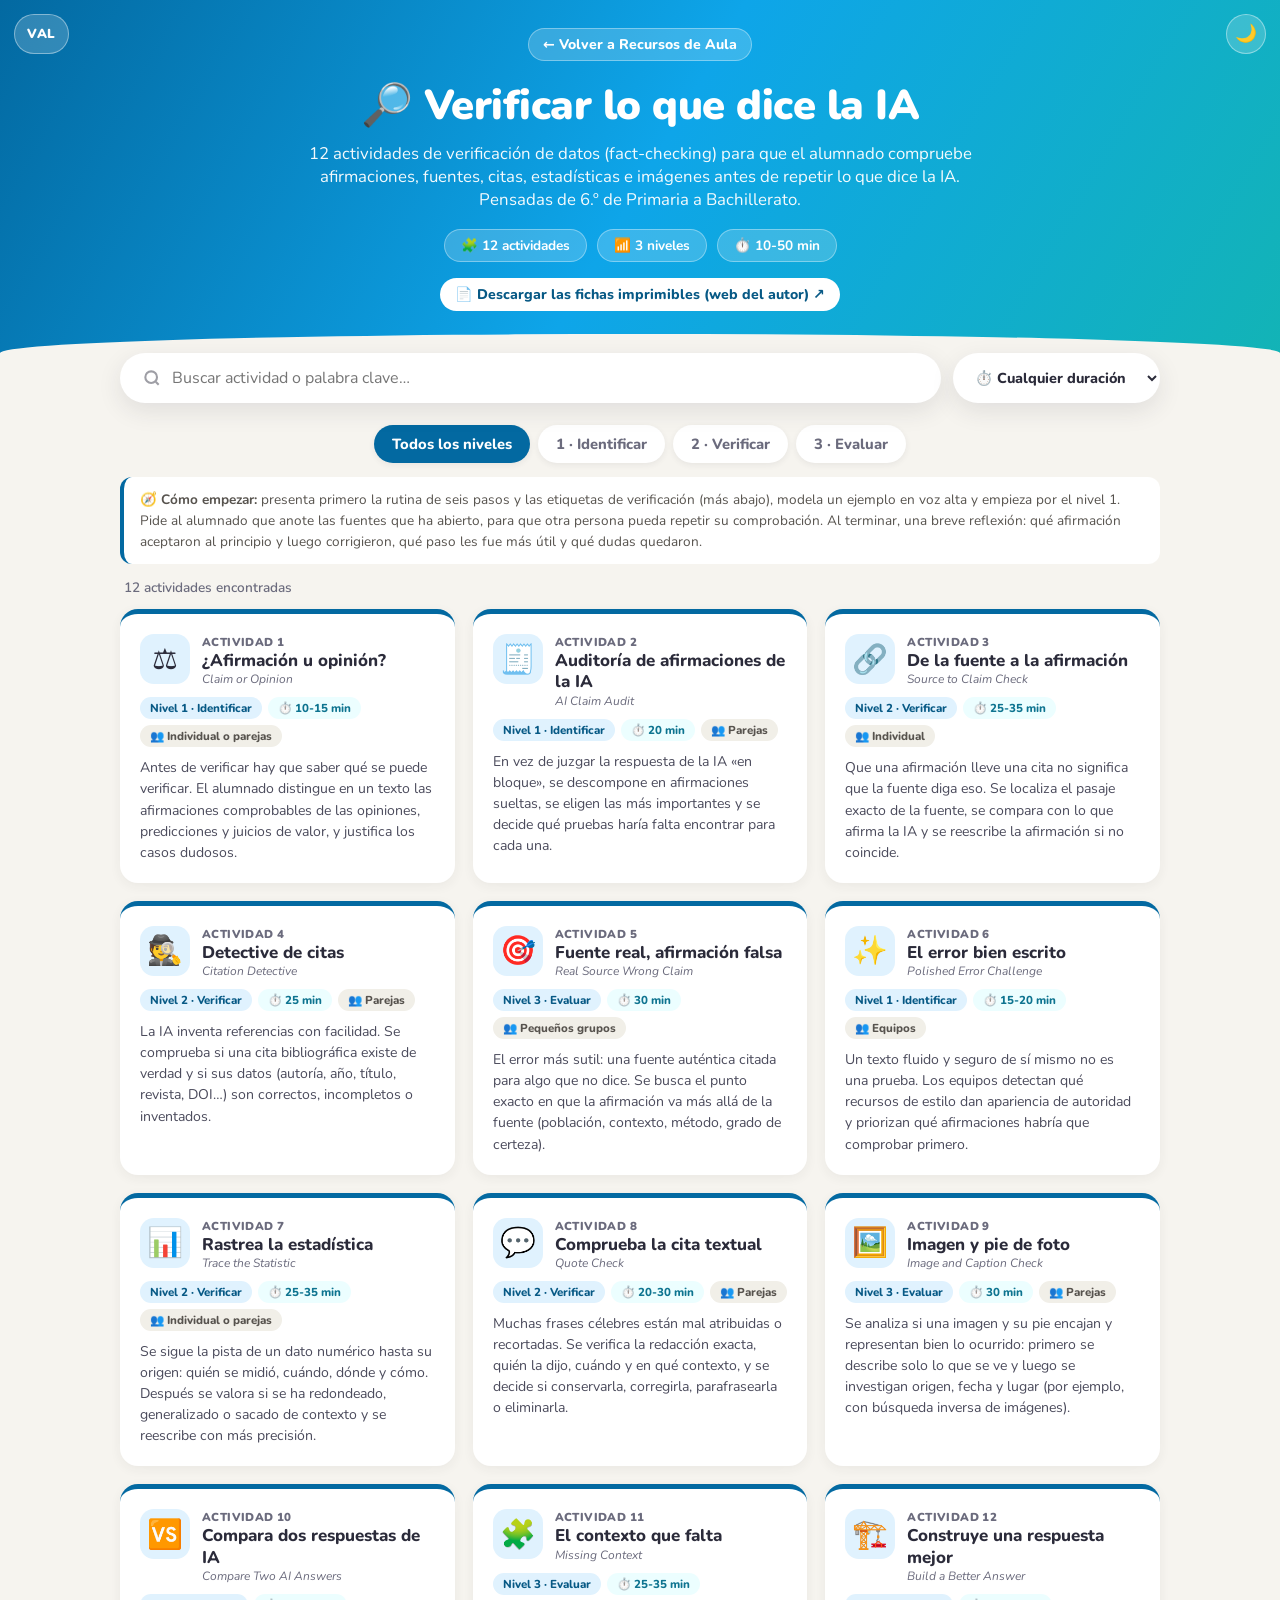
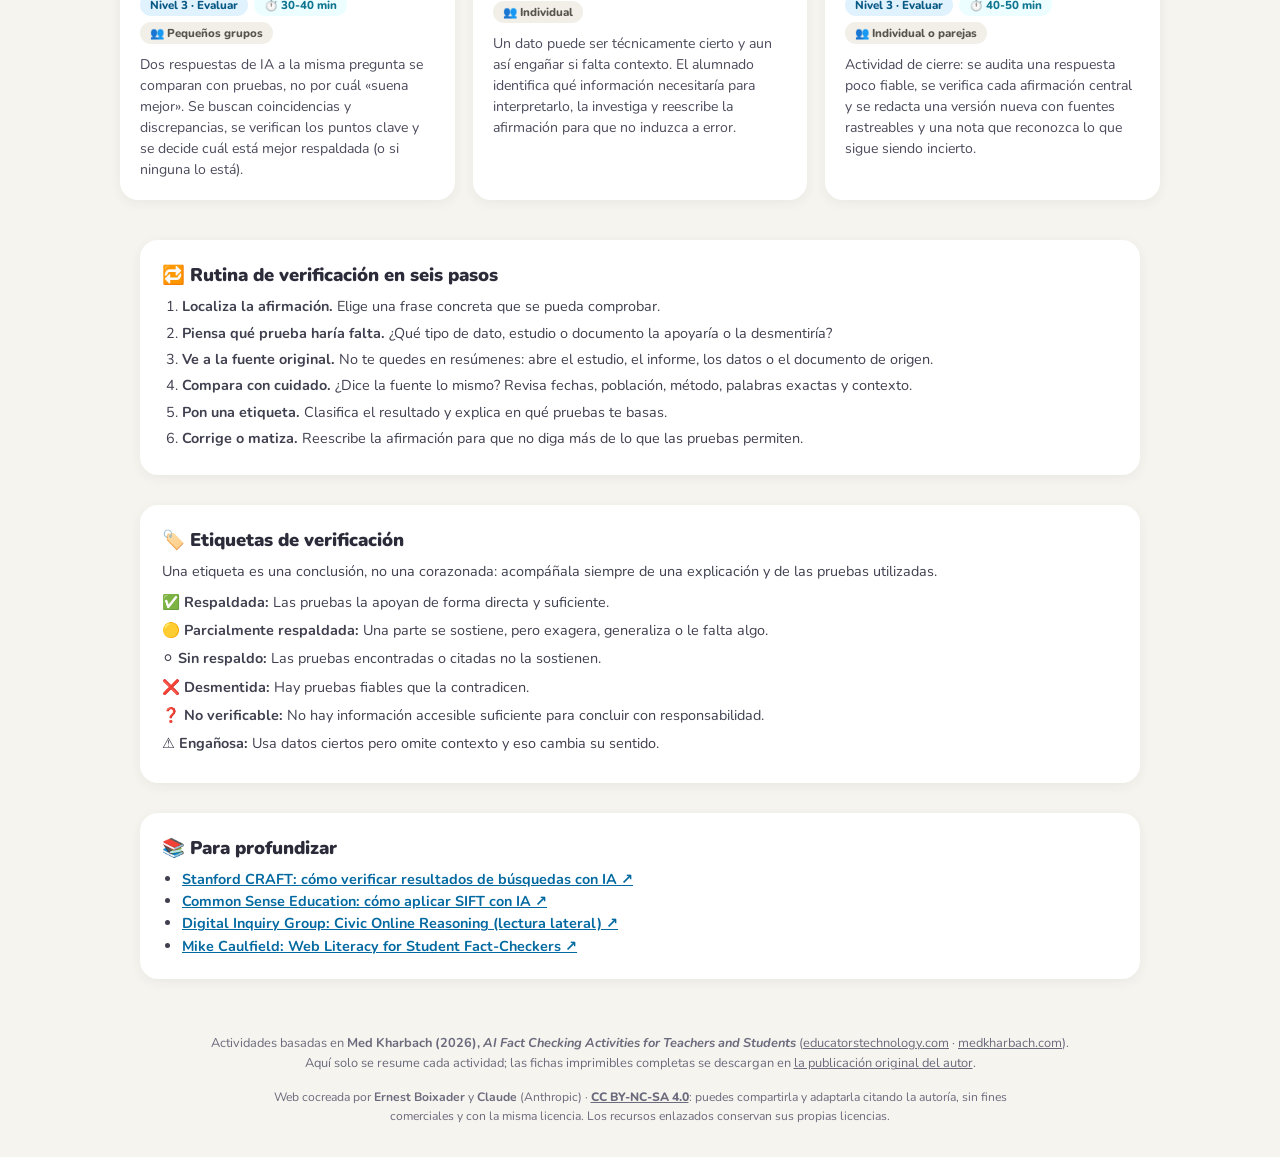
<file: verificacion-ia.html>
<!DOCTYPE html>
<html lang="es">
<head>
<meta charset="UTF-8">
<meta name="viewport" content="width=device-width, initial-scale=1.0">
<title>Verificar lo que dice la IA · Recursos de Aula</title>
<link rel="icon" href="data:image/svg+xml,%3Csvg xmlns=%22http://www.w3.org/2000/svg%22 viewBox=%220 0 100 100%22%3E%3Ctext y=%22.9em%22 font-size=%2290%22%3E🎒%3C/text%3E%3C/svg%3E">
<link rel="preconnect" href="https://fonts.googleapis.com">
<link href="https://fonts.googleapis.com/css2?family=Nunito:wght@400;600;700;800;900&display=swap" rel="stylesheet">
<style>
  :root{
    --bg:#f6f4ef; --card:#ffffff; --ink:#2b2b3a; --muted:#6b6b7d;
    --pc:#0369a1; --pc2:#0d9488; --soft:#e0f2fe;
    --radius:18px;
  }
  *{box-sizing:border-box;margin:0;padding:0}
  body{font-family:'Nunito',system-ui,sans-serif;background:var(--bg);color:var(--ink);min-height:100vh}
  header{background:linear-gradient(120deg,#0369a1 0%,#0ea5e9 50%,#14b8a6 115%);
    color:#fff;padding:28px 24px 60px;text-align:center;position:relative;overflow:hidden}
  header::after{content:"";position:absolute;left:0;right:0;bottom:-1px;height:38px;
    background:var(--bg);border-radius:100% 100% 0 0 / 38px 38px 0 0}
  .back{display:inline-flex;align-items:center;gap:6px;color:#fff;text-decoration:none;font-weight:800;
    font-size:.88rem;background:rgba(255,255,255,.18);border:1px solid rgba(255,255,255,.35);
    padding:6px 14px;border-radius:999px;margin-bottom:16px;transition:.15s}
  .back:hover{background:rgba(255,255,255,.3)}
  header h1{font-size:clamp(1.6rem,4vw,2.6rem);font-weight:900;letter-spacing:-.5px}
  header p{margin-top:8px;font-size:1.05rem;opacity:.95;max-width:700px;margin-inline:auto}
  .stats{display:flex;gap:10px;justify-content:center;margin-top:18px;flex-wrap:wrap}
  .stat{background:rgba(255,255,255,.18);border:1px solid rgba(255,255,255,.35);padding:6px 16px;border-radius:999px;font-weight:700;font-size:.85rem}

  .toolbar{max-width:1080px;margin:-18px auto 0;padding:0 20px;position:relative;z-index:2;display:flex;gap:12px;flex-wrap:wrap}
  .search-box{flex:1 1 320px;display:flex;align-items:center;gap:10px;background:var(--card);border-radius:999px;
    padding:12px 20px;box-shadow:0 8px 24px rgba(43,43,58,.10);border:2px solid transparent;transition:.2s}
  .search-box:focus-within{border-color:var(--pc)}
  .search-box svg{flex-shrink:0;opacity:.45}
  .search-box input{border:none;outline:none;font:inherit;font-size:1rem;width:100%;background:transparent;color:var(--ink)}
  select.sel{border:none;font:inherit;font-weight:800;font-size:.9rem;color:var(--ink);background:var(--card);
    border-radius:999px;padding:12px 18px;box-shadow:0 8px 24px rgba(43,43,58,.10);cursor:pointer;outline:none}

  .tabs{display:flex;gap:8px;justify-content:center;flex-wrap:wrap;margin:22px auto 6px;padding:0 20px;max-width:1080px}
  .tab{border:none;cursor:pointer;font:inherit;font-weight:800;font-size:.92rem;padding:9px 18px;border-radius:999px;
    background:#fff;color:var(--muted);box-shadow:0 2px 6px rgba(43,43,58,.07);transition:.18s}
  .tab:hover{transform:translateY(-1px)}
  .tab.active{color:#fff;background:var(--pc)}
  .chips{display:flex;gap:8px;justify-content:center;flex-wrap:wrap;margin:12px auto 4px;padding:0 20px;max-width:1080px}
  .chip{border:1.5px solid #ddd8ce;background:transparent;cursor:pointer;font:inherit;font-size:.8rem;font-weight:700;
    color:var(--muted);padding:5px 14px;border-radius:999px;transition:.15s}
  .chip:hover{border-color:var(--ink);color:var(--ink)}
  .chip.active{background:var(--ink);border-color:var(--ink);color:#fff}

  .note{max-width:1040px;margin:14px auto 0;padding:12px 16px;font-size:.85rem;color:#57534e;background:#fff;
    border-radius:12px;border-left:4px solid var(--pc);line-height:1.55}
  .count{max-width:1080px;margin:14px auto 0;padding:0 24px;font-size:.85rem;color:var(--muted);font-weight:600}
  .grid{max-width:1080px;margin:12px auto 40px;padding:0 20px;display:grid;grid-template-columns:repeat(auto-fill,minmax(min(320px,100%),1fr));gap:18px}
  .card{background:var(--card);border-radius:var(--radius);padding:20px;display:flex;flex-direction:column;gap:10px;
    box-shadow:0 3px 12px rgba(43,43,58,.06);border-top:5px solid var(--pc);transition:.2s;position:relative}
  .card.profesorado{border-color:var(--pc2)}
  .card:hover{transform:translateY(-3px);box-shadow:0 12px 28px rgba(43,43,58,.13)}
  .card-top{display:flex;gap:12px;align-items:flex-start}
  .icon{font-size:1.8rem;width:50px;height:50px;flex-shrink:0;display:grid;place-items:center;border-radius:14px;background:var(--soft)}
  .num{font-size:.72rem;font-weight:900;color:var(--muted);letter-spacing:.4px}
  .card h3{font-size:1.06rem;font-weight:800;line-height:1.25}
  .orig{font-size:.75rem;color:var(--muted);font-style:italic}
  .desc{font-size:.88rem;color:#4b4b5c;line-height:1.5}
  .badges{display:flex;gap:6px;flex-wrap:wrap}
  .badge{font-size:.72rem;font-weight:800;padding:3px 10px;border-radius:999px}
  .badge.t{background:#ecfeff;color:#0e7490}
  .badge.p{background:#f1efe8;color:#57534e}
  .badge.h{background:#e0f2fe;color:#075985}
  details{background:#faf9f6;border-radius:12px;padding:10px 14px}
  summary{cursor:pointer;font-weight:800;font-size:.86rem;color:var(--pc)}
  ol{margin:8px 0 0 20px;font-size:.86rem;line-height:1.55;color:#3f3f4f}
  ol li{margin-bottom:4px}
  .src{font-size:.75rem;color:var(--muted);line-height:1.45}
  .src a{color:var(--pc);font-weight:700}

  .cierre{max-width:1040px;margin:0 auto 30px;padding:0 20px}
  .cierre .box{background:#fff;border-radius:var(--radius);padding:22px;box-shadow:0 3px 12px rgba(43,43,58,.06)}
  .cierre h2{font-size:1.15rem;font-weight:900;margin-bottom:8px}
  .cierre p,.cierre li{font-size:.9rem;line-height:1.55;color:#3f3f4f}
  .cierre ul{margin:8px 0 0 20px}
  .empty{grid-column:1/-1;text-align:center;padding:60px 20px;color:var(--muted)}
  footer{text-align:center;padding:24px;font-size:.8rem;color:var(--muted);line-height:1.6}
  footer a{color:inherit}
  @media (max-width:560px){.toolbar{flex-direction:column}.search-box{flex:none}.grid{grid-template-columns:1fr}}
</style>
<link rel="stylesheet" href="tema.css">
<script>(function(){var t=null;try{t=localStorage.getItem("tema")}catch(e){}var d=t?t==="oscuro":!!(window.matchMedia&&matchMedia("(prefers-color-scheme: dark)").matches);document.documentElement.dataset.theme=d?"dark":"light";})();</script>
<script src="i18n.js" data-pagina="verificacion-ia"></script>
</head>
<body>
<header>
  <a class="back" href="./">← Volver a Recursos de Aula</a>
  <h1>🔎 Verificar lo que dice la IA</h1>
  <p>12 actividades de verificación de datos (fact-checking) para que el alumnado compruebe afirmaciones, fuentes, citas, estadísticas e imágenes antes de repetir lo que dice la IA. Pensadas de 6.º de Primaria a Bachillerato.</p>
  <div class="stats" id="stats"></div>
  <a class="back" style="margin:16px 0 0;background:#fff;color:#075985" href="https://www.educatorstechnology.com/2026/10/ai-fact-checking-activities-for-teachers-and-students.html" target="_blank" rel="noopener">📄 Descargar las fichas imprimibles (web del autor) ↗</a>
</header>

<div class="toolbar">
  <label class="search-box">
    <svg width="20" height="20" viewBox="0 0 24 24" fill="none" stroke="currentColor" stroke-width="2.5"><circle cx="11" cy="11" r="7"/><path d="m20 20-3.5-3.5"/></svg>
    <input id="q" type="search" placeholder="Buscar actividad o palabra clave…" autocomplete="off">
  </label>
  <select class="sel" id="tiempo" aria-label="Duración">
    <option value="todas">⏱️ Cualquier duración</option>
    <option value="15">Hasta 15 min</option>
    <option value="20">Hasta 20 min</option>
    <option value="30">Hasta 30 min</option>
    <option value="50">Hasta 50 min</option>
  </select>
</div>

<div class="tabs" id="tabs">
  <button type="button" class="tab active" data-k="todos">Todos los niveles</button>
  <button type="button" class="tab" data-k="1">1 · Identificar</button>
  <button type="button" class="tab" data-k="2">2 · Verificar</button>
  <button type="button" class="tab" data-k="3">3 · Evaluar</button>
</div>
<p class="note" data-i18n="nota">🧭 <strong>Cómo empezar:</strong> presenta primero la rutina de seis pasos y las etiquetas de verificación (más abajo), modela un ejemplo en voz alta y empieza por el nivel 1. Pide al alumnado que anote las fuentes que ha abierto, para que otra persona pueda repetir su comprobación. Al terminar, una breve reflexión: qué afirmación aceptaron al principio y luego corrigieron, qué paso les fue más útil y qué dudas quedaron.</p>
<div class="count" id="count"></div>
<h2 class="sr-only">Actividades</h2>
<main class="grid" id="grid"></main>

<section class="cierre">
  <div class="box">
    <h2>🔁 Rutina de verificación en seis pasos</h2>
    <ol id="rutina"></ol>
  </div>
</section>
<section class="cierre">
  <div class="box">
    <h2>🏷️ Etiquetas de verificación</h2>
    <p>Una etiqueta es una conclusión, no una corazonada: acompáñala siempre de una explicación y de las pruebas utilizadas.</p>
    <ul id="etiquetas" style="list-style:none;margin-left:0"></ul>
  </div>
</section>
<section class="cierre">
  <div class="box">
    <h2>📚 Para profundizar</h2>
    <ul id="fuentes"></ul>
  </div>
</section>

<footer data-i18n="pie">
  Actividades basadas en <strong>Med Kharbach (2026), <em>AI Fact Checking Activities for Teachers and Students</em></strong>
  (<a href="https://www.educatorstechnology.com" target="_blank" rel="noopener">educatorstechnology.com</a> · <a href="https://www.medkharbach.com" target="_blank" rel="noopener">medkharbach.com</a>).<br>
  Aquí solo se resume cada actividad; las fichas imprimibles completas se descargan en <a href="https://www.educatorstechnology.com/2026/10/ai-fact-checking-activities-for-teachers-and-students.html" target="_blank" rel="noopener">la publicación original del autor</a>.
</footer>
<p class="licencia" data-i18n="licencia">Web cocreada por <strong>Ernest Boixader</strong> y <strong>Claude</strong> (Anthropic) · <a rel="license noopener" href="https://creativecommons.org/licenses/by-nc-sa/4.0/deed.es" target="_blank">CC BY-NC-SA 4.0</a>: puedes compartirla y adaptarla citando la autoría, sin fines comerciales y con la misma licencia. Los recursos enlazados conservan sus propias licencias.</p>

<script>
trDOM(document.body);
const NIV = {"1": "Nivel 1 · Identificar", "2": "Nivel 2 · Verificar", "3": "Nivel 3 · Evaluar"};
const ACT = [{"n": 1, "id": "afirmacion-opinion", "icon": "⚖️", "titulo": "¿Afirmación u opinión?", "orig": "Claim or Opinion", "niv": "1", "min": 10, "max": 15, "grupo": "Individual o parejas", "resumen": "Antes de verificar hay que saber qué se puede verificar. El alumnado distingue en un texto las afirmaciones comprobables de las opiniones, predicciones y juicios de valor, y justifica los casos dudosos."}, {"n": 2, "id": "auditoria-afirmaciones", "icon": "🧾", "titulo": "Auditoría de afirmaciones de la IA", "orig": "AI Claim Audit", "niv": "1", "min": 20, "max": 20, "grupo": "Parejas", "resumen": "En vez de juzgar la respuesta de la IA «en bloque», se descompone en afirmaciones sueltas, se eligen las más importantes y se decide qué pruebas haría falta encontrar para cada una."}, {"n": 3, "id": "fuente-afirmacion", "icon": "🔗", "titulo": "De la fuente a la afirmación", "orig": "Source to Claim Check", "niv": "2", "min": 25, "max": 35, "grupo": "Individual", "resumen": "Que una afirmación lleve una cita no significa que la fuente diga eso. Se localiza el pasaje exacto de la fuente, se compara con lo que afirma la IA y se reescribe la afirmación si no coincide."}, {"n": 4, "id": "detective-citas", "icon": "🕵️", "titulo": "Detective de citas", "orig": "Citation Detective", "niv": "2", "min": 25, "max": 25, "grupo": "Parejas", "resumen": "La IA inventa referencias con facilidad. Se comprueba si una cita bibliográfica existe de verdad y si sus datos (autoría, año, título, revista, DOI…) son correctos, incompletos o inventados."}, {"n": 5, "id": "fuente-real-afirmacion-falsa", "icon": "🎯", "titulo": "Fuente real, afirmación falsa", "orig": "Real Source Wrong Claim", "niv": "3", "min": 30, "max": 30, "grupo": "Pequeños grupos", "resumen": "El error más sutil: una fuente auténtica citada para algo que no dice. Se busca el punto exacto en que la afirmación va más allá de la fuente (población, contexto, método, grado de certeza)."}, {"n": 6, "id": "error-pulido", "icon": "✨", "titulo": "El error bien escrito", "orig": "Polished Error Challenge", "niv": "1", "min": 15, "max": 20, "grupo": "Equipos", "resumen": "Un texto fluido y seguro de sí mismo no es una prueba. Los equipos detectan qué recursos de estilo dan apariencia de autoridad y priorizan qué afirmaciones habría que comprobar primero."}, {"n": 7, "id": "rastrear-estadistica", "icon": "📊", "titulo": "Rastrea la estadística", "orig": "Trace the Statistic", "niv": "2", "min": 25, "max": 35, "grupo": "Individual o parejas", "resumen": "Se sigue la pista de un dato numérico hasta su origen: quién se midió, cuándo, dónde y cómo. Después se valora si se ha redondeado, generalizado o sacado de contexto y se reescribe con más precisión."}, {"n": 8, "id": "comprobar-cita-textual", "icon": "💬", "titulo": "Comprueba la cita textual", "orig": "Quote Check", "niv": "2", "min": 20, "max": 30, "grupo": "Parejas", "resumen": "Muchas frases célebres están mal atribuidas o recortadas. Se verifica la redacción exacta, quién la dijo, cuándo y en qué contexto, y se decide si conservarla, corregirla, parafrasearla o eliminarla."}, {"n": 9, "id": "imagen-pie", "icon": "🖼️", "titulo": "Imagen y pie de foto", "orig": "Image and Caption Check", "niv": "3", "min": 30, "max": 30, "grupo": "Parejas", "resumen": "Se analiza si una imagen y su pie encajan y representan bien lo ocurrido: primero se describe solo lo que se ve y luego se investigan origen, fecha y lugar (por ejemplo, con búsqueda inversa de imágenes)."}, {"n": 10, "id": "comparar-respuestas", "icon": "🆚", "titulo": "Compara dos respuestas de IA", "orig": "Compare Two AI Answers", "niv": "3", "min": 30, "max": 40, "grupo": "Pequeños grupos", "resumen": "Dos respuestas de IA a la misma pregunta se comparan con pruebas, no por cuál «suena mejor». Se buscan coincidencias y discrepancias, se verifican los puntos clave y se decide cuál está mejor respaldada (o si ninguna lo está)."}, {"n": 11, "id": "contexto-ausente", "icon": "🧩", "titulo": "El contexto que falta", "orig": "Missing Context", "niv": "3", "min": 25, "max": 35, "grupo": "Individual", "resumen": "Un dato puede ser técnicamente cierto y aun así engañar si falta contexto. El alumnado identifica qué información necesitaría para interpretarlo, la investiga y reescribe la afirmación para que no induzca a error."}, {"n": 12, "id": "mejor-respuesta", "icon": "🏗️", "titulo": "Construye una respuesta mejor", "orig": "Build a Better Answer", "niv": "3", "min": 40, "max": 50, "grupo": "Individual o parejas", "resumen": "Actividad de cierre: se audita una respuesta poco fiable, se verifica cada afirmación central y se redacta una versión nueva con fuentes rastreables y una nota que reconozca lo que sigue siendo incierto."}];
const RUTINA = [["Localiza la afirmación", "Elige una frase concreta que se pueda comprobar."], ["Piensa qué prueba haría falta", "¿Qué tipo de dato, estudio o documento la apoyaría o la desmentiría?"], ["Ve a la fuente original", "No te quedes en resúmenes: abre el estudio, el informe, los datos o el documento de origen."], ["Compara con cuidado", "¿Dice la fuente lo mismo? Revisa fechas, población, método, palabras exactas y contexto."], ["Pon una etiqueta", "Clasifica el resultado y explica en qué pruebas te basas."], ["Corrige o matiza", "Reescribe la afirmación para que no diga más de lo que las pruebas permiten."]];
const ETIQ = [["✅", "Respaldada", "Las pruebas la apoyan de forma directa y suficiente."], ["🟡", "Parcialmente respaldada", "Una parte se sostiene, pero exagera, generaliza o le falta algo."], ["⚪", "Sin respaldo", "Las pruebas encontradas o citadas no la sostienen."], ["❌", "Desmentida", "Hay pruebas fiables que la contradicen."], ["❓", "No verificable", "No hay información accesible suficiente para concluir con responsabilidad."], ["⚠️", "Engañosa", "Usa datos ciertos pero omite contexto y eso cambia su sentido."]];
const FUENTES = [["Stanford CRAFT: cómo verificar resultados de búsquedas con IA", "https://craft.stanford.edu/resource/how-do-i-fact-check-ai-search-results/"], ["Common Sense Education: cómo aplicar SIFT con IA", "https://www.commonsense.org/education/digital-literacy/how-to-sift-with-ai"], ["Digital Inquiry Group: Civic Online Reasoning (lectura lateral)", "https://cor.inquirygroup.org/"], ["Mike Caulfield: Web Literacy for Student Fact-Checkers", "https://pressbooks.pub/webliteracy/"]];
if(LANG==='va'&&VA.act){
  Object.assign(NIV,VA.NIV);
  RUTINA.splice(0,RUTINA.length,...VA.RUTINA); ETIQ.splice(0,ETIQ.length,...VA.ETIQ); FUENTES.splice(0,FUENTES.length,...VA.FUENTES);
  ACT.forEach(a=>Object.assign(a,VA.act[a.id]||{}));
}
let niv='todos', tiempo='todas', q='';
const esc=s=>String(s??'').replace(/[&<>"']/g,c=>({'&':'&amp;','<':'&lt;','>':'&gt;','"':'&quot;',"'":'&#39;'}[c]));
const norm=s=>String(s).toLowerCase().normalize('NFD').replace(/[̀-ͯ]/g,'');
document.getElementById('stats').innerHTML=`<span class="stat">🧩 ${tr('{n} actividades',{n:ACT.length})}</span><span class="stat">📶 ${tr('3 niveles')}</span><span class="stat">⏱️ 10-50 min</span>`;
document.getElementById('rutina').innerHTML=RUTINA.map(([a,b])=>`<li><strong>${esc(a)}.</strong> ${esc(b)}</li>`).join('');
document.getElementById('etiquetas').innerHTML=ETIQ.map(([i,a,b])=>`<li style="margin-bottom:6px">${i} <strong>${esc(a)}:</strong> ${esc(b)}</li>`).join('');
document.getElementById('fuentes').innerHTML=FUENTES.map(([a,u])=>`<li><a href="${esc(u)}" target="_blank" rel="noopener" style="color:var(--pc);font-weight:700">${esc(a)} ↗</a></li>`).join('');
const tabs=document.getElementById('tabs');
tabs.onclick=e=>{const b=e.target.closest('.tab'); if(!b) return; niv=b.dataset.k; tabs.querySelectorAll('.tab').forEach(t=>t.classList.toggle('active',t===b)); render();};
document.getElementById('q').addEventListener('input',e=>{q=e.target.value; render();});
document.getElementById('tiempo').addEventListener('change',e=>{tiempo=e.target.value; render();});
function render(){
  const nq=norm(q);
  const items=ACT.filter(a=>(niv==='todos'||a.niv===niv)&&(tiempo==='todas'||a.max<=+tiempo)&&(!nq||norm(a.titulo+' '+a.orig+' '+a.resumen).includes(nq)));
  document.getElementById('count').textContent=items.length===1?tr('1 actividad encontrada'):tr('{n} actividades encontradas',{n:items.length});
  const grid=document.getElementById('grid');
  if(!items.length){grid.innerHTML=`<div class="empty"><strong>${tr('No hay resultados.')}</strong><br>${tr('Prueba con otra búsqueda o quita algún filtro.')}</div>`;return;}
  grid.innerHTML=items.map(a=>`
    <article class="card" id="${a.id}">
      <div class="card-top"><div class="icon">${a.icon}</div>
        <div><div class="num">${tr('ACTIVIDAD {n}',{n:a.n})}</div><h3>${esc(a.titulo)}</h3><div class="orig">${esc(a.orig)}</div></div></div>
      <div class="badges"><span class="badge h">${NIV[a.niv]}</span><span class="badge t">⏱️ ${a.min===a.max?a.min:a.min+'-'+a.max} min</span><span class="badge p">👥 ${esc(tr(a.grupo))}</span></div>
      <p class="desc">${esc(a.resumen)}</p>
    </article>`).join('');
}
render();
if(location.hash){const el=document.querySelector(location.hash); if(el) setTimeout(()=>el.scrollIntoView({behavior:'smooth',block:'center'}),100);}
</script>
<script src="tema.js"></script>
</body>
</html>
</file>
<file: tema.css>
/* ════════════════════════════════════════════════════════════════
   tema.css · Modo oscuro y ajustes para móvil, compartidos por
   todas las páginas de «Mis Recursos de Aula».
   El atributo data-theme lo fija un script en <head> según la
   preferencia guardada o la del sistema.
   ════════════════════════════════════════════════════════════════ */

:root{color-scheme:light}
.sr-only{position:absolute;width:1px;height:1px;padding:0;margin:-1px;overflow:hidden;clip:rect(0,0,0,0);white-space:nowrap;border:0}

/* ───────── Botón de tema (lo añade tema.js en la cabecera) ───────── */
.theme-btn{position:absolute;top:14px;right:14px;z-index:3;width:40px;height:40px;border-radius:50%;
  display:grid;place-items:center;font-size:1.1rem;line-height:1;cursor:pointer;color:#fff;
  background:rgba(255,255,255,.18);border:1px solid rgba(255,255,255,.4);transition:.15s}
.theme-btn:hover{background:rgba(255,255,255,.32);transform:scale(1.06)}
.theme-btn:focus-visible{outline:3px solid #fff;outline-offset:2px}
.lang-btn{position:absolute;top:14px;left:14px;z-index:3;height:40px;min-width:40px;padding:0 12px;border-radius:999px;
  font:inherit;font-weight:900;font-size:.82rem;letter-spacing:.5px;cursor:pointer;color:#fff;
  background:rgba(255,255,255,.18);border:1px solid rgba(255,255,255,.4);transition:.15s}
.lang-btn:hover{background:rgba(255,255,255,.32);transform:scale(1.04)}
.lang-btn:focus-visible{outline:3px solid #fff;outline-offset:2px}
@media print{.theme-btn,.lang-btn{display:none}}

/* ════════════════════════ MODO OSCURO ════════════════════════ */
@media screen{
  :root[data-theme="dark"]{
    color-scheme:dark;
    --bg:#14141c; --card:#1f1f2b; --ink:#ececf3; --muted:#a9a9bb;
    --field:#272735; --line:#3a3a50; --line-2:#30303f; --line-strong:#52526b; --line-soft:#2c2c3b;
    --chip-bg:#2c2c3b; --chip-hover:#38384a; --label:#cfcfdc;
    --on-ink:#16161f;
    --infantil-soft:color-mix(in srgb,#f59e0b 22%,#1f1f2b);
    --primaria-soft:color-mix(in srgb,#0ea5e9 22%,#1f1f2b);
    --secundaria-soft:color-mix(in srgb,#8b5cf6 24%,#1f1f2b);
    --proyecto-soft:color-mix(in srgb,#10b981 22%,#1f1f2b);
    --bach-soft:color-mix(in srgb,#6366f1 24%,#1f1f2b);
    --eso-soft:color-mix(in srgb,#8b5cf6 24%,#1f1f2b);
    --rubrica-soft:color-mix(in srgb,#e11d48 22%,#1f1f2b);
    --ok:#4ade80; --ok-soft:color-mix(in srgb,#22c55e 18%,#1f1f2b);
    --med:#facc15; --med-soft:color-mix(in srgb,#eab308 18%,#1f1f2b);
    --no:#f87171; --no-soft:color-mix(in srgb,#ef4444 18%,#1f1f2b);
    --soft:color-mix(in srgb,var(--pc,#7c3aed) 24%,#1f1f2b);
    --otros:#9ca3af;
    --nov:#0d9488; --nov-soft:color-mix(in srgb,#14b8a6 20%,#1f1f2b); --nov-ink:#5eead4; --nov-line:#1f4a47;
  }

  /* Elementos con fondo oscuro (--ink) y texto blanco: invertir el texto */
  [data-theme="dark"] .chip.active,
  [data-theme="dark"] .tab[data-etapa="todas"].active,
  [data-theme="dark"] .tab[data-e="todas"].active,
  [data-theme="dark"] .tab[data-k="todas"].active,
  [data-theme="dark"] .btn-add:not(.btn-sug):not(.btn-mio):not(.nav-btn),
  [data-theme="dark"] .rub-block h3 .num{color:var(--on-ink)}
  [data-theme="dark"] .btn-add:not(.btn-sug):not(.btn-mio):not(.nav-btn):hover{background:#fff}
  [data-theme="dark"] .yn button.si.on,[data-theme="dark"] .yn button.no.on{color:#16161f}

  /* Superficies blancas fijas de las subpáginas */
  [data-theme="dark"] .tab:not(.active),
  [data-theme="dark"] .note,
  [data-theme="dark"] .cierre .box{background:var(--card)}
  [data-theme="dark"] .note{color:var(--muted)}
  [data-theme="dark"] .chip:not(.active){border-color:var(--line,#3a3a50)}
  [data-theme="dark"] details:not(.nota):not(.nov-log){background:#262634}
  [data-theme="dark"] .desc,
  [data-theme="dark"] ol,
  [data-theme="dark"] .cierre p,[data-theme="dark"] .cierre li{color:#c4c4d2}

  /* Etiquetas de colores pastel */
  [data-theme="dark"] .badge.cat,[data-theme="dark"] .badge.tema{background:#26264a;color:#a5b4fc}
  [data-theme="dark"] .badge.nivel,[data-theme="dark"] .badge.p,
  [data-theme="dark"] .lang.en{background:#2c2c3b;color:#c4c4d2}
  [data-theme="dark"] .badge.dur,[data-theme="dark"] .badge.t{background:#0f2f35;color:#67e8f9}
  [data-theme="dark"] .badge.largo{background:#33290a;color:#facc15}
  [data-theme="dark"] .badge.hw{background:#3a1f0a;color:#fdba74}
  [data-theme="dark"] .badge.h{background:var(--soft);color:color-mix(in srgb,var(--pc,#7c3aed) 45%,#fff)}
  [data-theme="dark"] .flag.nuevo,[data-theme="dark"] .badge.nuevo,[data-theme="dark"] .lang.es{background:#0f2f1c;color:#4ade80}
  [data-theme="dark"] .flag.mio,[data-theme="dark"] .badge.mio{background:#3b1530;color:#f9a8d4}

  /* Recomendador */
  [data-theme="dark"] .reco-box{border-color:#3b2e5a}
  [data-theme="dark"] .reco-toggle,[data-theme="dark"] .reco-more a{background:#2e2147;color:#c4b5fd}
  [data-theme="dark"] .rc-why{color:#c4b5fd}
  [data-theme="dark"] .rc:hover{border-color:#6d28d9}
  [data-theme="dark"] .rq-opt:hover{border-color:#a78bfa;color:#c4b5fd}

  /* Rúbricas */
  [data-theme="dark"] .veredicto .luz{background:#4a4a5c}
  [data-theme="dark"] .cell.ok:hover{border-color:#166534}
  [data-theme="dark"] .cell.med:hover{border-color:#854d0e}
  [data-theme="dark"] .cell.no:hover{border-color:#991b1b}

  /* Colores de etapa usados como texto: más claros sobre fondo oscuro */
  [data-theme="dark"] .infantil a.go.alt{color:#fbbf24} [data-theme="dark"] .primaria a.go.alt{color:#38bdf8}
  [data-theme="dark"] .eso a.go.alt,[data-theme="dark"] .secundaria a.go.alt{color:#a78bfa}
  [data-theme="dark"] .bach a.go.alt{color:#a5b4fc} [data-theme="dark"] .proyecto a.go.alt{color:#34d399}
  [data-theme="dark"] .ficha .links a.go.alt{color:color-mix(in srgb,var(--c) 40%,#fff)}
  [data-theme="dark"] .lp-kicker{color:#c4b5fd}
  [data-theme="dark"] .cierre a{color:color-mix(in srgb,var(--pc) 45%,#fff)!important}
  [data-theme="dark"] .rub-pick.active span span,[data-theme="dark"] .veredicto .vp{color:var(--muted)}
  [data-theme="dark"] .fav-btn.on,[data-theme="dark"] .fav-btn:hover{color:#fbbf24}

  /* Enlaces dentro de texto */
  [data-theme="dark"] .note a,[data-theme="dark"] .modal .sub a,
  [data-theme="dark"] .etapa-nota a{color:#93c5fd}
  [data-theme="dark"] .src a,[data-theme="dark"] details:not(.nota):not(.nov-log) summary{color:color-mix(in srgb,var(--pc,#7c3aed) 55%,#fff)}
  [data-theme="dark"] .nb-tip a{color:#fb7185}

  /* Sombras más suaves y formularios */
  [data-theme="dark"] .card{box-shadow:0 3px 12px rgba(0,0,0,.35)}
  [data-theme="dark"] .card:hover{box-shadow:0 12px 28px rgba(0,0,0,.5)}
  [data-theme="dark"] select,[data-theme="dark"] input,[data-theme="dark"] textarea{color:var(--ink)}
  [data-theme="dark"] header::before{content:"";position:absolute;inset:0;background:rgba(0,0,0,.22);pointer-events:none}
  [data-theme="dark"] header > *:not(.theme-btn):not(.lang-btn){position:relative}
}

/* ════════════════════════ MÓVIL ════════════════════════ */
@media (max-width:560px){
  header{padding-left:16px!important;padding-right:16px!important}
  header h1{padding:0 36px}
  header p{font-size:.95rem}
  .stats{gap:6px}
  .stat{font-size:.76rem;padding:4px 11px}
  .toolbar,.grid,.reco,.rub,.countbar,.etapa-nota,.cierre{padding-left:16px;padding-right:16px}
  .count{padding-left:16px;padding-right:16px}
  .countbar .count{padding:0}
  .note{margin-left:16px;margin-right:16px}

  /* Pestañas y categorías en una fila deslizable en lugar de varias filas */
  .tabs,.chips{flex-wrap:nowrap;overflow-x:auto;justify-content:flex-start;padding:2px 16px 8px;
    scrollbar-width:none;-webkit-overflow-scrolling:touch;scroll-snap-type:x proximity}
  .tabs::-webkit-scrollbar,.chips::-webkit-scrollbar{display:none}
  .tab,.chip{flex:0 0 auto;scroll-snap-align:start}
  .tab{padding:9px 16px}

  .grid{grid-template-columns:1fr;gap:14px}
  .card{padding:16px}
  .card:hover{transform:none}
  .reco-box{padding:16px}
  .reco-res{grid-template-columns:1fr}
  .modal{padding:20px;border-radius:18px}
  .rub-intro,.rub-block{padding:16px}

  /* Evita el zoom automático de iOS al escribir */
  input,select,textarea{font-size:16px!important}
  .btn-add{justify-content:center;text-align:center}
}

/* Licencia y autoría (todas las páginas) */
.licencia{max-width:820px;margin:-10px auto 0;padding:0 20px 30px;text-align:center;font-size:.76rem;line-height:1.6;color:var(--muted)}
.licencia a{color:inherit;font-weight:800}
</file>
